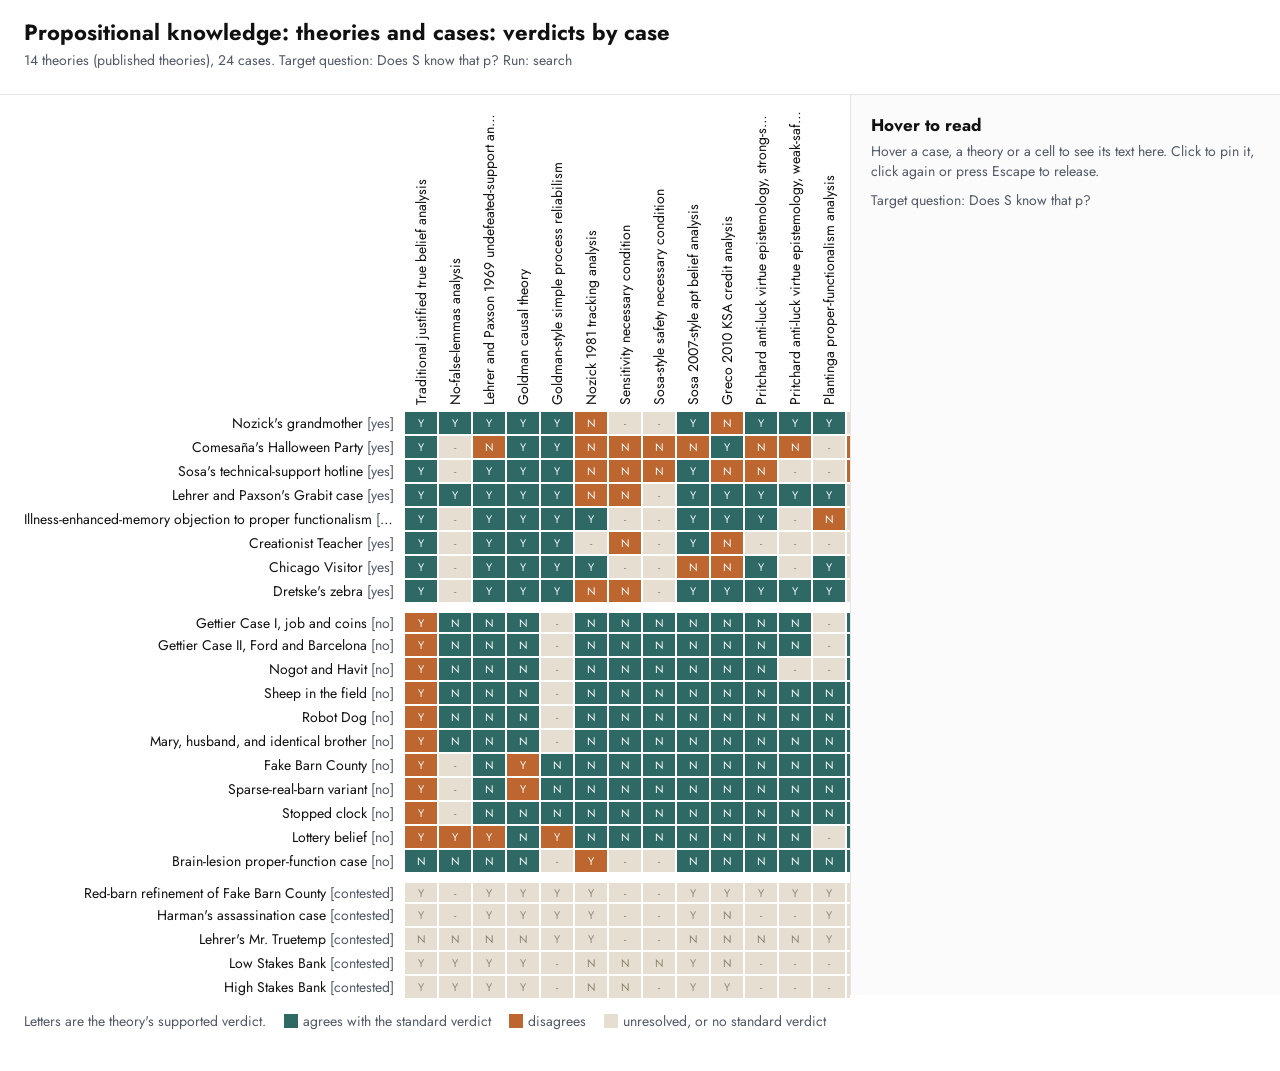
<file: images/heatmap.html>
<!doctype html>
<html lang="en">
<head>
<meta charset="utf-8">
<meta name="viewport" content="width=device-width, initial-scale=1">
<title>Theories and cases</title>
<style>
@font-face { font-family: "Jost"; src: url([data-uri]) format("truetype"); font-weight: 100 900; }
:root {
  --disagree: #BD6630; --agree: #2E6966; --open: #E6DFD1;
  --ink: #111111; --muted: #515967; --line: #e5e5e5; --dot: #123a6f; --dot-edge: #081f3d;
}
* { box-sizing: border-box; }
body { margin: 0; font-family: "Jost", "Helvetica Neue", Arial, sans-serif; color: var(--ink); background: #ffffff; font-size: 14px; }
header { padding: 16px 24px 12px; }
h1 { font-size: 22px; margin: 0; font-weight: 700; }
.sub { color: var(--muted); margin: 2px 0 12px; }
header { border-bottom: 1px solid var(--line); }
main { display: grid; grid-template-columns: minmax(0, 1fr) 430px; gap: 0; align-items: start; }
.view { padding: 16px 24px 40px; overflow-x: auto; }
.view[hidden] { display: none; }
aside { position: sticky; top: 0; height: 100vh; overflow-y: auto; border-left: 1px solid var(--line); padding: 18px 20px 40px; background: #fbfbfb; }
aside h2 { font-size: 17px; margin: 0 0 4px; }
aside h3 { font-size: 12px; letter-spacing: .06em; text-transform: uppercase; color: var(--muted); margin: 18px 0 6px; }
aside p { margin: 0 0 8px; line-height: 1.45; }
.hint { color: var(--muted); }
.chip { display: inline-block; padding: 1px 8px; border-radius: 10px; background: var(--agree); color: #fff; margin: 0 4px 4px 0; font-size: 12px; }
.chip.bad { background: var(--disagree); color: #fff; }
.chip.open { background: var(--open); color: var(--ink); }
.q { border-top: 1px solid var(--line); padding: 8px 0; }
.q .text { font-weight: 600; }
.q .rule { color: var(--muted); margin-top: 3px; }
.ans { font-weight: 700; }
code { font-family: ui-monospace, Menlo, monospace; font-size: 12px; background: #f1f1f1; padding: 2px 4px; border-radius: 3px; word-break: break-word; }
.pin { float: right; font: inherit; font-size: 12px; border: 1px solid var(--line); background: #fff; border-radius: 4px; padding: 2px 8px; cursor: pointer; }

table.heat { border-collapse: separate; border-spacing: 0; }
table.heat th.col { height: 300px; vertical-align: bottom; padding: 0 0 6px; font-weight: 400; cursor: default; }
table.heat th.col div { writing-mode: vertical-rl; transform: rotate(180deg); white-space: nowrap; max-height: 294px; overflow: hidden; text-overflow: ellipsis; margin: 0 auto; }
table.heat th.col.provisional div { color: var(--muted); font-style: italic; }
table.heat th.row { text-align: right; padding: 0 10px 0 0; font-weight: 400; white-space: nowrap; max-width: 380px; overflow: hidden; text-overflow: ellipsis; cursor: default; }
table.heat th.row .std { color: var(--muted); }
table.heat td { width: 34px; min-width: 34px; height: 24px; text-align: center; font-size: 11px; cursor: default; border: 1px solid #fff; }
td.agree { background: var(--agree); color: #fff; }
td.disagree { background: var(--disagree); color: #fff; }
td.open { background: var(--open); color: #8a8272; }
.hot { outline: 2px solid var(--ink); outline-offset: -2px; }
th.hot { outline: none; font-weight: 700 !important; }
tr.group th, tr.group td { border-top: 10px solid #fff; }
.legend { margin: 12px 0 0; color: var(--muted); }
.legend span { display: inline-block; width: 14px; height: 14px; vertical-align: -2px; margin: 0 5px 0 14px; }

.controls { margin-bottom: 8px; color: var(--muted); }
table.list { border-collapse: collapse; margin-top: 14px; }
table.list th { text-align: left; font-weight: 600; color: var(--muted); font-size: 12px; padding: 2px 14px 4px 0; }
table.list td { padding: 3px 14px 3px 0; border-top: 1px solid var(--line); cursor: default; }
table.list td.num { text-align: right; font-variant-numeric: tabular-nums; }
table.list tr.hot td { background: #f1f1f1; font-weight: 600; }
svg circle.hot { stroke: #000; stroke-width: 3.5; outline: none; }
.controls label { margin-right: 14px; cursor: pointer; }
svg text { font-family: "Jost", "Helvetica Neue", Arial, sans-serif; }
svg .axis-title { font-weight: 700; font-size: 15px; }
svg .tick { fill: #000; font-size: 13px; }
svg .name { font-size: 11.5px; fill: var(--ink); paint-order: stroke; stroke: #fff; stroke-width: 3px; }
svg circle { cursor: pointer; }
@media (max-width: 1000px) { main { grid-template-columns: 1fr; } aside { position: static; height: auto; border-left: 0; border-top: 1px solid var(--line); } }
</style>
</head>
<body>
<header>
  <h1 id="title"></h1>
  <p class="sub" id="subtitle"></p>
</header>
<main>
  <div>
    <section class="view" id="view-heat" hidden>
      <div id="heat"></div>
      <p class="legend">Letters are the theory's supported verdict.
        <span style="background:var(--agree)"></span>agrees with the standard verdict
        <span style="background:var(--disagree)"></span>disagrees
        <span style="background:var(--open)"></span>unresolved, or no standard verdict</p>
    </section>
    <section class="view" id="view-size" hidden>
      <div class="controls">Count agreement on diagnostic cases with
        <label><input type="radio" name="measure" value="diagnostic_with_majority" checked> settled or majority verdicts</label>
        <label><input type="radio" name="measure" value="diagnostic"> settled verdicts only</label>
      </div>
      <div id="size"></div>
      <table class="list" id="list"></table>
      <p class="legend">Filled points are theories with every question grounded; hollow points are provisional.
        Green points are published theories. Orange points are search proposals, numbered and joined in the order
        they were made. The grey line is the frontier: for each size, the best agreement of a grounded theory that
        small or smaller.</p>
    </section>
  </div>
  <aside id="panel" aria-live="polite"></aside>
</main>
<script id="data" type="application/json">{"title": "Propositional knowledge: theories and cases", "run": "search", "target": "Does S know that p?", "cases": [{"id": "nozick_grandmother", "label": "Nozick's grandmother", "family": "modal_overdemand", "pool": "development", "role": "diagnostic", "consensus": "majority", "standard": "yes", "vignette": "A grandmother visits her grandson and sees him running, talking, and behaving normally. She believes he is healthy on the basis of this direct encounter. He is in fact healthy. The family has a standing policy, unknown to her, that if he were seriously ill they would keep her away and convincingly tell her he was healthy to spare her distress. Thus her actual belief comes from seeing the healthy grandson, but in the nearest situations where he is ill she would receive the family's false reassurance and would still believe he is healthy.", "bindings": {"S": "the grandmother", "p": "Her grandson is healthy."}, "original": "A grandmother sees her grandson while he is healthy. If he were ill, relatives would conceal that fact and falsely tell her that he was healthy. Her actual visual belief is true.", "notes": "SEP emphasizes that how the method is individuated matters. The case is therefore also a direct test of the dataset's method-fixing convention.", "direct": "no"}, {"id": "comesana_halloween", "label": "Comesaña's Halloween Party", "family": "modal_overdemand", "pool": "development", "role": "diagnostic", "consensus": "majority", "standard": "yes", "vignette": "At a crowded costume party, Ava sees her friend Marco at close range, hears his ordinary voice, and believes Marco is at the party. Marco really is there, and the person she encounters is Marco. A second guest, whom Ava does not encounter, has a costume and vocal imitation capable of prompting Ava to make the same identification if she happened to meet that guest instead. The party's layout makes that alternative encounter a nearby possibility. In that nearby situation Ava would form the corresponding belief that Marco was before her even though Marco would not be the person she was seeing.", "bindings": {"S": "Ava", "p": "Marco is at the party and is the person Ava is encountering."}, "original": "Comesaña constructs a case in which a subject correctly identifies someone at a Halloween party, while a nearby possibility involving a misleading costume makes the belief fail a simple safety test.", "notes": "The positive verdict is not unanimous. SEP presents the case conditionally as a counterexample insofar as the positive judgment is shared.", "direct": "no"}, {"id": "sosa_hotline", "label": "Sosa's technical-support hotline", "family": "modal_overdemand", "pool": "development", "role": "diagnostic", "consensus": "majority", "standard": "yes", "vignette": "Mina calls a technical support line to ask for the factory reset code for a device. The routing system assigns her to one of one million trained operators. Exactly one operator in the pool has secretly decided always to give a wrong reset code; all the others consult the manufacturer's current database and answer correctly. Mina is connected to an ordinary operator, who checks the database and gives the correct code. Mina believes that this is the reset code on the basis of the operator's answer. She has no information about the single rogue operator.", "bindings": {"S": "Mina", "p": "The code given by the operator is the factory reset code."}, "original": "A subject receives a correct answer from a competent hotline operator in a system where an extraordinarily rare bad operator could have supplied a false answer.", "notes": "This is one of the clearest positive hard cases against a strict all-nearby-worlds requirement.", "direct": "yes"}, {"id": "grabit", "label": "Lehrer and Paxson's Grabit case", "family": "hidden_defeating_information", "pool": "evaluation", "role": "diagnostic", "consensus": "majority", "standard": "yes", "vignette": "Riley watches Tom remove a library book from a shelf, place it under his coat, and leave. Riley believes Tom took the book. Riley is unaware that Tom's mother has said Tom was not in the library and that a twin must have been responsible. Riley is also unaware that the mother is suffering from a severe condition that causes her to produce such false stories and that Tom has no such twin. Tom really did take the book. The later background information therefore contains both an apparent challenge to Riley's identification and a fact that discredits that challenge.", "bindings": {"S": "Riley", "p": "Tom took the library book."}, "original": "A subject sees Tom Grabit take a book. Further information attributed to Tom's mother appears to undermine the identification, but additional facts about her condition undermine that challenge, motivating a refined account of defeat.", "notes": "The exact defeat machinery is philosophically intricate; this entry therefore preserves the positive structure while marking the defeat rule itself as open in the theory entry.", "direct": "yes"}, {"id": "illness_enhanced_memory", "label": "Illness-enhanced-memory objection to proper functionalism", "family": "nonstandard_faculty", "pool": "development", "role": "diagnostic", "consensus": "majority", "standard": "yes", "vignette": "After developing a rare neurological condition, Lena's long-term memory becomes unusually exact. The condition changes the normal operation of her memory system, but repeated independent checks show that memories produced through the altered mechanism accurately reproduce events she experienced. Asked for the code she entered at a secure archive six years earlier, Lena retrieves the episode through this altered memory and believes the code was 7314. Archived records independently confirm 7314. The medical condition, rather than ordinary baseline memory operation, is causally responsible for her enhanced recall. Lena is aware that her memory has become unusually precise.", "bindings": {"S": "Lena", "p": "The archive code Lena entered six years earlier was 7314."}, "original": "Critics of proper functionalism consider abnormal conditions that improve rather than damage a cognitive capacity, arguing that departure from a biological design plan need not preclude a positive epistemic standing.", "notes": "The surface details are changed, but the philosophical structure is the IEP-reported objection: pathological departure from normal function combined with excellent truth-directed performance.", "direct": "yes"}, {"id": "creationist_teacher", "label": "Creationist Teacher", "family": "testimony_without_speaker_belief", "pool": "evaluation", "role": "diagnostic", "consensus": "majority", "standard": "yes", "vignette": "A biology teacher is required to teach the evidence that humans and other primates share common ancestry. She understands the scientific material, accurately explains the evidence, and tells her class that humans and other primates share a common ancestor. Because of her religious commitments, she herself does not accept that proposition. A student, Maya, has no prior view, carefully follows the lesson, checks the textbook evidence the teacher presents, and comes to believe the proposition. The scientific claim is true, the instructional content is accurate, and Maya is unaware that her teacher privately rejects what she teaches.", "bindings": {"S": "Maya", "p": "Humans and other primates share a common ancestor."}, "original": "A teacher accurately presents evolutionary theory to students while, because of her own creationist convictions, not accepting the proposition she teaches. Students nevertheless appear able to acquire the target status from the instruction.", "notes": "The primary source presents the case as pressure against simple transmission principles requiring the speaker herself to possess the same epistemic standing.", "direct": "yes"}, {"id": "chicago_visitor", "label": "Chicago Visitor", "family": "testimonial_credit", "pool": "evaluation", "role": "diagnostic", "consensus": "majority", "standard": "yes", "vignette": "A visitor arriving in Chicago asks a local resident which train reaches a named museum. The resident has lived nearby for years, regularly uses the route, and accurately tells the visitor to take the Green Line and exit at the stated stop. The visitor understands the answer, has no contrary information, and believes the Green Line is the correct route. The resident's directions are in fact correct. Nothing unusual is happening with the transit system. The visitor's role is largely to select an ordinary source, understand the sentence, and retain the information; the local resident supplies the route-specific expertise.", "bindings": {"S": "the visitor", "p": "The Green Line, with the stated stop, reaches the museum."}, "original": "The Chicago Visitor case is used against a strong credit requirement: a visitor acquires an ordinary true geographical belief from a competent informant, while the listener's own intellectual ability is not the most salient explanation of why the answer is correct.", "notes": "This is a direct positive counterexample to an overly demanding subject-credit requirement.", "direct": "yes"}, {"id": "dretske_zebra", "label": "Dretske's zebra", "family": "skeptical_alternatives", "pool": "calibration", "role": "diagnostic", "consensus": "settled", "standard": "yes", "vignette": "At an established zoo, Omar stands in front of the zebra enclosure in ordinary daylight. The signs identify the animals as zebras, their appearance is typical of zebras, and the zoo has no history or indication of substituting other animals. Omar believes the animal before him is a zebra. He has not performed a genetic test, inspected the animal beneath its coat, or investigated whether zoo staff could conceivably have painted a mule with stripes. Nothing in the actual setting suggests that any disguised mule is present or that such a substitution has occurred.", "bindings": {"S": "Omar", "p": "The animal Omar is looking at is a zebra."}, "original": "A zoo visitor sees animals in the zebra enclosure and believes they are zebras. The visitor has not independently ruled out the far-fetched possibility that the animals are cleverly disguised mules.", "notes": "The case illustrates why relevant-alternatives views do not require elimination of every skeptical possibility. It also shows why the rule for relevance has to be stated independently.", "direct": "yes"}, {"id": "gettier_job_coins", "label": "Gettier Case I, job and coins", "family": "false_lemma_gettier", "pool": "development", "role": "diagnostic", "consensus": "settled", "standard": "no", "vignette": "Mara is told by the hiring chair, on apparently excellent grounds, that Elena will receive the laboratory post. Mara has just counted ten tokens in Elena's pocket. Mara therefore believes that whoever receives the post has ten tokens in a pocket. In fact Mara receives the post instead. Without checking, Mara also happens to have exactly ten tokens in her own pocket. Mara is unaware that the chair's prediction about Elena is wrong and unaware of the number of tokens she herself carries. The proposition she believes is nevertheless true.", "bindings": {"S": "Mara", "p": "The person who receives the laboratory post has ten tokens in a pocket."}, "original": "Smith has strong grounds for thinking Jones will get a job and has ten coins in his pocket. Smith infers that the person who will get the job has ten coins. Smith unexpectedly gets the job, and he too has ten coins.", "notes": "A canonical false-lemma Gettier structure.", "direct": "no"}, {"id": "gettier_ford_barcelona", "label": "Gettier Case II, Ford and Barcelona", "family": "false_lemma_gettier", "pool": "development", "role": "diagnostic", "consensus": "settled", "standard": "no", "vignette": "Owen has repeatedly seen Priya driving a late-model electric car and has heard her speak as if it belongs to her. He therefore believes Priya owns that car. On a whim he infers the disjunction that either Priya owns the car or Luis is currently in Lisbon. Priya in fact borrowed the car and owns no such vehicle. Luis, whose whereabouts Owen has no information about, happens to be in Lisbon. Owen is unaware both that the ownership premise is false and that the second disjunct is true.", "bindings": {"S": "Owen", "p": "Either Priya owns the electric car or Luis is currently in Lisbon."}, "original": "Smith has strong but mistaken grounds for thinking Jones owns a Ford. He infers a disjunction about either Jones owning a Ford or Brown being in Barcelona. Unknown to Smith, Brown is in Barcelona, making the disjunction true.", "notes": "The case isolates accidental truth of a disjunction derived from a well-supported false premise.", "direct": "no"}, {"id": "nogot_havit", "label": "Nogot and Havit", "family": "false_lemma_gettier", "pool": "development", "role": "diagnostic", "consensus": "settled", "standard": "no", "vignette": "A lecturer sees Alex arrive in a distinctive roadster, hears Alex discuss maintenance bills, and is shown registration paperwork that appears to bear Alex's name. The lecturer concludes that at least one member of the department owns a roadster. Alex in fact owns none; the car and paperwork belong to someone else. Another colleague, Bea, really does own a roadster, but the lecturer has received no information about Bea's vehicle. The lecturer is unaware of both Alex's lack of ownership and Bea's actual ownership.", "bindings": {"S": "the lecturer", "p": "At least one member of the department owns a roadster."}, "original": "A subject has strong but mistaken grounds for thinking Nogot owns a Ford and infers that someone in the office owns a Ford. Unknown to the subject, another person, Havit, really does own one.", "notes": "A standard false-lemma pattern closely related to Gettier's first case.", "direct": "no"}, {"id": "sheep_in_field", "label": "Sheep in the field", "family": "misleading_object_with_independent_truth", "pool": "calibration", "role": "diagnostic", "consensus": "settled", "standard": "no", "vignette": "Nia looks across a meadow and sees an animal-shaped figure with white wool attached to it. She takes the visible figure to be a sheep and on that basis believes there is a sheep in the meadow. The visible figure is actually a large dog wearing a wool covering. Behind a stone wall, completely outside Nia's view, a real sheep is grazing. Nia is unaware of the disguise and unaware of the hidden sheep. Her belief about what the meadow contains is true solely because of the unseen animal.", "bindings": {"S": "Nia", "p": "There is a sheep in the meadow."}, "original": "A subject looks into a field and takes a dog or other object disguised as a sheep to be a sheep. There really is a sheep elsewhere in the field, hidden from view.", "notes": "This case is useful against theories that merely prohibit explicit false inferential premises.", "direct": "no"}, {"id": "robot_dog_hidden_dog", "label": "Robot Dog", "family": "misleading_object_with_independent_truth", "pool": "calibration", "role": "diagnostic", "consensus": "settled", "standard": "no", "vignette": "Evan glances through a glass door and sees what appears to be a terrier standing beside a bench. He immediately forms the belief that there is a dog in the courtyard. The terrier-shaped object is actually a highly realistic robotic display. A real dog is asleep underneath the bench, concealed by its solid side panel and playing no role in Evan's experience. Evan is unaware that the visible object is mechanical and unaware of the sleeping dog. The proposition he believes is true because of the concealed animal, not because the visible figure is what it appears to be.", "bindings": {"S": "Evan", "p": "There is a dog in the courtyard."}, "original": "The literature uses a robot-dog style case in which a misleading dog-like object generates a true existential belief because a real dog is present independently of what the subject sees.", "notes": "The pair documents a shared mechanism rather than a verdict-changing minimal pair.", "direct": "no"}, {"id": "mary_husband_brother", "label": "Mary, husband, and identical brother", "family": "causal_misdirection", "pool": "evaluation", "role": "diagnostic", "consensus": "settled", "standard": "no", "vignette": "Leah enters a crowded reception and sees a man across the room who looks exactly like her spouse, Daniel. On that basis she believes Daniel is in the room. The man she sees is Daniel's identical brother, whom Leah has not met. Daniel really is in the room, standing behind a large partition and entirely outside Leah's view. Leah is unaware of the brother's presence and unaware of Daniel's hidden location. Her belief is therefore true, but the person whose appearance produces it is not the person whose presence makes the proposition true.", "bindings": {"S": "Leah", "p": "Daniel is in the room."}, "original": "A subject forms a true belief about her husband's presence from seeing a man who is actually the husband's identical brother, while the husband is present independently.", "notes": "A useful separator between mere truth-plus-support and accounts requiring a truth-connected route.", "direct": "no"}, {"id": "fake_barn_county", "label": "Fake Barn County", "family": "decoy_environment", "pool": "evaluation", "role": "diagnostic", "consensus": "majority", "standard": "no", "vignette": "Rosa is driving through an unfamiliar rural district. Along the road are hundreds of full-size building fronts constructed to look exactly like barns from a passing car, but almost none has a building behind it. Rosa is unaware of this practice. She looks at one structure that happens to be a genuine barn and, using ordinary daylight vision, believes the structure before her is a barn. Had she looked at many neighboring structures from the same distance, the visual appearance would have been the same even though those structures were only fronts.", "bindings": {"S": "Rosa", "p": "The structure Rosa is looking at is a barn."}, "original": "Henry drives through a region filled with barn facades. He happens to look at the one genuine barn and believes it is a barn, without being aware of the facades.", "notes": "Sosa's favorable animal-level verdict is significant published dissent from the dominant negative reaction, so the accepted verdict is coded majority rather than settled.", "direct": "no"}, {"id": "fake_barn_few_real", "label": "Sparse-real-barn variant", "family": "decoy_environment", "pool": "evaluation", "role": "diagnostic", "consensus": "majority", "standard": "no", "vignette": "Theo enters a valley where forty roadside structures look like storage barns from the highway. Five are complete buildings and thirty-five are only convincing fronts. Theo has never heard of the local displays. In clear daylight he looks directly at one of the five complete buildings and believes the structure he is viewing is a barn. Nothing about the visible face distinguishes it from the nearby fronts at his viewing distance. If his gaze had landed on most of the neighboring structures while he used the same visual procedure, he would have formed the corresponding barn belief about a facade.", "bindings": {"S": "Theo", "p": "The structure Theo is looking at is a barn."}, "original": "Variants of Fake Barn County alter the ratio of genuine structures to facades while preserving the subject's unawareness and inability to discriminate the one viewed from nearby decoys.", "notes": "Included to prevent the family from being tied to the extreme assumption that exactly one real barn exists.", "direct": "no"}, {"id": "stopped_clock", "label": "Stopped clock", "family": "broken_instrument", "pool": "calibration", "role": "diagnostic", "consensus": "settled", "standard": "no", "vignette": "At exactly 4:17 p.m., Caleb glances at the large clock in a railway hall and believes it is 4:17 p.m. The clock's mechanism failed twelve hours earlier and its hands have remained fixed at 4:17 ever since. Caleb has no indication that the mechanism is broken; the clock looks entirely ordinary from where he stands. His belief is true at the moment he forms it. At almost every nearby time at which he might have used the same display, the clock would still have shown 4:17 while the actual time differed.", "bindings": {"S": "Caleb", "p": "It is 4:17 p.m."}, "original": "A subject consults a clock that stopped earlier. By coincidence the displayed time matches the actual time at the instant the subject looks.", "notes": "This is a high-value negative case because many modal, causal, process, and ability accounts converge on the ordinary verdict for different reasons.", "direct": "no"}, {"id": "lottery_ticket", "label": "Lottery belief", "family": "statistical_evidence", "pool": "development", "role": "diagnostic", "consensus": "majority", "standard": "no", "vignette": "A fair lottery contains ten million tickets and exactly one winning number. Iris holds one ticket. Before checking any result, she calculates that her chance of losing is 9,999,999 out of 10,000,000 and on that basis believes her ticket will lose. No inside information, announcement, inspection, or causal indication of the outcome is available to her. Her ticket in fact loses. Had her ticket been the unique winner, the same probability calculation would have led her to form the same belief that it would lose.", "bindings": {"S": "Iris", "p": "Iris's ticket loses."}, "original": "A subject holds one ticket in a very large fair lottery and, before the drawing or without checking the result, believes solely from the overwhelming odds that the ticket loses. The ticket in fact loses.", "notes": "The majority negative verdict is central to the literature on epistemic luck and statistical support, although some authors defend lottery knowledge.", "direct": "no"}, {"id": "brain_lesion_true_belief", "label": "Brain-lesion proper-function case", "family": "nonstandard_faculty", "pool": "development", "role": "diagnostic", "consensus": "majority", "standard": "no", "vignette": "A small neurological lesion causes Sam to undergo a distinctive spontaneous thought each morning: he believes that he has a neurological lesion. Doctors independently confirm that the lesion really is present. Sam has not seen the scans, has no symptoms he recognizes as diagnostic, and has received no testimony about the diagnosis. The lesion itself is the operative cause of his recurring belief. The mechanism is a pathological alteration rather than the normal operation of the cognitive systems involved. Sam is unaware both of the causal mechanism and of the medical confirmation.", "bindings": {"S": "Sam", "p": "Sam has a neurological lesion."}, "original": "Proper-function discussions use cases in which a pathological brain condition itself produces a true belief concerning the condition, creating pressure on views that focus only on truth-conduciveness or actual success.", "notes": "The negative verdict is strongest against a bare causal route. Some externalists may alter details of the case or resist the intuition.", "direct": "no"}, {"id": "red_barn_variant", "label": "Red-barn refinement of Fake Barn County", "family": "decoy_environment", "pool": "evaluation", "role": "diagnostic", "consensus": "contested", "standard": null, "vignette": "June drives through the same sort of district containing many barn-shaped fronts, all of which are painted gray. She is unaware that the gray structures are fronts. She looks at a genuine complete barn painted bright red and believes that the structure she is looking at is a red barn. No facade in the district is red, and ordinary daylight vision allows June to distinguish red from gray at her viewing distance. Had she looked at any facade while using the same color-detecting visual procedure, she would not have formed the belief that the structure before her was a red barn.", "bindings": {"S": "June", "p": "The structure June is looking at is a red barn."}, "original": "A standard refinement asks about a more specific property that the decoys do not share, such as redness, even though the wider environment contains many barn facades.", "notes": "The literature's reaction to fine-grained fake-barn propositions is not uniform enough in the opened sources to assign a non-null accepted verdict.", "direct": "yes"}, {"id": "harman_assassination", "label": "Harman's assassination case", "family": "hidden_defeating_information", "pool": "evaluation", "role": "diagnostic", "consensus": "contested", "standard": null, "vignette": "Daniel reads a reputable news service's accurate breaking report that a political leader has been assassinated. He accepts the report. Soon afterward, a coordinated cover-up causes nearly every major outlet to publish false denials saying the leader survived. Daniel goes offline before those denials appear and never encounters them. The assassination really occurred, and the initial report Daniel read was produced by reporters who directly verified it. Daniel remains unaware both of the later denials and of the organized attempt to suppress the true report.", "bindings": {"S": "Daniel", "p": "The political leader was assassinated."}, "original": "A subject reads an accurate initial report of an assassination but misses later widespread false reports denying it. The case tests whether misleading information the subject never receives can undermine the epistemic status of the retained true belief.", "notes": "Harman gives a negative treatment, while subsequent literature disputes whether misleading information never possessed by the subject should have that effect. The source explicitly presents the matter as divided.", "direct": "yes"}, {"id": "truetemp", "label": "Lehrer's Mr. Truetemp", "family": "nonstandard_faculty", "pool": "development", "role": "diagnostic", "consensus": "contested", "standard": null, "vignette": "Without telling him, physicians implant in Victor a device that measures ambient temperature and directly induces a corresponding numerical belief. In a room at 21 degrees Celsius the device causes Victor to believe that the room is 21 degrees. The device is calibrated so that, throughout the conditions relevant to the case, its outputs closely match the actual temperature. Victor has no memory of the implantation and no independent basis for treating these spontaneous numerical thoughts as accurate. He simply finds himself inclined to accept them. On this occasion the induced belief is exactly correct.", "bindings": {"S": "Victor", "p": "The room temperature is 21 degrees Celsius."}, "original": "Mr. Truetemp has a temperature-detecting device implanted without his awareness. It generates accurate spontaneous beliefs about ambient temperature, even though he has no ordinary reason to regard these spontaneous thoughts as trustworthy.", "notes": "This is intentionally coded contested. Internalist and externalist reactions diverge, exactly as the domain card predicted.", "direct": "no"}, {"id": "low_stakes_bank", "label": "Low Stakes Bank", "family": "stakes", "pool": "calibration", "role": "diagnostic", "consensus": "contested", "standard": null, "vignette": "Hannah and her partner pass their bank on Friday afternoon. Hannah remembers visiting the same branch on a Saturday two weeks earlier and believes it will be open the next morning. They have no urgent payment due, no penalty depends on depositing a check immediately, and a delay until Monday would have little consequence. Nothing has been said about a holiday or schedule change, and Hannah has no contrary information. Her remembered Saturday opening hours are in fact still the branch's current hours, so the bank will be open on Saturday.", "bindings": {"S": "Hannah", "p": "The bank will be open on Saturday."}, "original": "In the low-stakes member of the bank pair, a subject remembers that the bank was open on Saturday recently and has little practical need to act immediately if that memory is wrong.", "notes": "The literature disputes whether practical stakes themselves change the target relation, so no accepted verdict is assigned.", "direct": "yes"}, {"id": "high_stakes_bank", "label": "High Stakes Bank", "family": "stakes", "pool": "calibration", "role": "diagnostic", "consensus": "contested", "standard": null, "vignette": "Hannah and her partner pass their bank on Friday afternoon. Hannah remembers visiting the same branch on a Saturday two weeks earlier and believes it will be open the next morning. This time a crucial payment must clear over the weekend, and failure to deposit the check on Saturday would cause severe financial consequences. Nothing has been said about a holiday or schedule change, and Hannah has no new information about the hours beyond the same recent memory. Her remembered hours are in fact still current, so the bank will be open on Saturday.", "bindings": {"S": "Hannah", "p": "The bank will be open on Saturday."}, "original": "In the high-stakes member of the bank pair, the subject has the same remembered evidence concerning Saturday opening but faces serious practical consequences if the bank is closed.", "notes": "This pair is retained precisely because the verdict is contested. It should not be used as a settled scoring item.", "direct": "yes"}], "theories": [{"id": "jtb", "name": "Traditional justified true belief analysis", "origin": "literature", "control": false, "proposal": null, "eligible": true, "text": "The target holds if and only if all of the following hold. p is true. Rule: Answer yes exactly when p is true in the actual situation, no when p is false, and unclear when the case leaves p's truth unsettled. S believes p. Rule: Answer yes when S accepts p as true, no when S rejects or suspends on p, and unclear when S's attitude is unstated. S has grounds supporting p. Rule: Answer yes when information available to S through perception, memory, testimony, or inference favors p over not-p; answer no when S has no such supporting ground; answer unclear when the case does not specify S's grounds.", "reasoning": null, "idea": null, "probability": null, "questions": [{"name": "p_is_true", "question": "Is p true in the actual situation?", "rule": "Answer yes exactly when p is true in the actual situation, no when p is false, and unclear when the case leaves p's truth unsettled.", "status": "grounded: the separation test pulled it apart from the target", "grounded": true, "follows": 11, "compared": 16, "criteria": ["p_is_true"], "reach": []}, {"name": "s_believes_p", "question": "Does S believe p?", "rule": "Answer yes when S accepts p as true, no when S rejects or suspends on p, and unclear when S's attitude is unstated.", "status": "grounded: the separation test pulled it apart from the target", "grounded": true, "follows": 11, "compared": 16, "criteria": ["s_believes_p"], "reach": []}, {"name": "s_has_support", "question": "Does S have grounds supporting p?", "rule": "Answer yes when information available to S through perception, memory, testimony, or inference favors p over not-p; answer no when S has no such supporting ground; answer unclear when the case does not specify S's grounds.", "status": "grounded: the separation test pulled it apart from the target", "grounded": true, "follows": 9, "compared": 16, "criteria": ["s_has_support"], "reach": ["nonstandard_faculty"]}], "axioms": ["Iff(knows, And(p_is_true, s_believes_p, s_has_support))"], "criteria": 3, "logic_size": 8, "words": 101, "diagnostic": {"correct": 1, "wrong": 7, "undetermined": 0}, "diagnostic_with_majority": {"correct": 9, "wrong": 10, "undetermined": 0}, "ordinary": {"correct": 0, "wrong": 0, "undetermined": 0}, "all_answers": {"correct": 1, "wrong": 7, "undetermined": 0}, "fidelity": {"cells": 3, "matched": 3, "mismatched": 0, "unresolved": 0, "faithful": null}, "verdicts": {"gettier_job_coins": {"supported": "yes", "all": "yes", "unresolved": null, "textbook": "yes"}, "gettier_ford_barcelona": {"supported": "yes", "all": "yes", "unresolved": null, "textbook": "yes"}, "nogot_havit": {"supported": "yes", "all": "yes", "unresolved": null, "textbook": "yes"}, "sheep_in_field": {"supported": "yes", "all": "yes", "unresolved": null, "textbook": null}, "robot_dog_hidden_dog": {"supported": "yes", "all": "yes", "unresolved": null, "textbook": null}, "mary_husband_brother": {"supported": "yes", "all": "yes", "unresolved": null, "textbook": null}, "fake_barn_county": {"supported": "yes", "all": "yes", "unresolved": null, "textbook": null}, "fake_barn_few_real": {"supported": "yes", "all": "yes", "unresolved": null, "textbook": null}, "red_barn_variant": {"supported": "yes", "all": "yes", "unresolved": null, "textbook": null}, "stopped_clock": {"supported": "yes", "all": "yes", "unresolved": null, "textbook": null}, "lottery_ticket": {"supported": "yes", "all": "yes", "unresolved": null, "textbook": null}, "nozick_grandmother": {"supported": "yes", "all": "yes", "unresolved": null, "textbook": null}, "comesana_halloween": {"supported": "yes", "all": "yes", "unresolved": null, "textbook": null}, "sosa_hotline": {"supported": "yes", "all": "yes", "unresolved": null, "textbook": null}, "grabit": {"supported": "yes", "all": "yes", "unresolved": null, "textbook": null}, "harman_assassination": {"supported": "yes", "all": "yes", "unresolved": null, "textbook": null}, "brain_lesion_true_belief": {"supported": "no", "all": "no", "unresolved": null, "textbook": null}, "truetemp": {"supported": "no", "all": "no", "unresolved": null, "textbook": null}, "illness_enhanced_memory": {"supported": "yes", "all": "yes", "unresolved": null, "textbook": null}, "creationist_teacher": {"supported": "yes", "all": "yes", "unresolved": null, "textbook": null}, "chicago_visitor": {"supported": "yes", "all": "yes", "unresolved": null, "textbook": null}, "dretske_zebra": {"supported": "yes", "all": "yes", "unresolved": null, "textbook": null}, "low_stakes_bank": {"supported": "yes", "all": "yes", "unresolved": null, "textbook": null}, "high_stakes_bank": {"supported": "yes", "all": "yes", "unresolved": null, "textbook": null}}, "answers": {"robot_dog_hidden_dog": {"p_is_true": ["yes", "A real dog is asleep under the bench in the courtyard."], "s_believes_p": ["yes", "Evan immediately forms the belief that there is a dog."], "s_has_support": ["yes", "His visual experience of an apparent terrier favors p over not-p."]}, "mary_husband_brother": {"p_is_true": ["yes", "Daniel really is in the room behind the partition."], "s_believes_p": ["yes", "Leah believes Daniel is in the room based on the appearance."], "s_has_support": ["yes", "Seeing someone who looks exactly like Daniel favors Daniel being present."]}, "truetemp": {"p_is_true": ["yes", "The case states the room is 21 degrees Celsius."], "s_believes_p": ["yes", "The device causes Victor to believe p."], "s_has_support": ["no", "Victor has no available perception, memory, testimony, or inference supporting p."]}, "brain_lesion_true_belief": {"p_is_true": ["yes", "Doctors independently confirm that the lesion is really present."], "s_believes_p": ["yes", "Each morning Sam believes that he has a neurological lesion."], "s_has_support": ["no", "Sam lacks perceptual, testimonial, remembered, or inferential support for p."]}, "high_stakes_bank": {"p_is_true": ["yes", "The remembered hours remain current, so the bank will be open Saturday."], "s_believes_p": ["yes", "Hannah believes the bank will be open the next morning."], "s_has_support": ["yes", "Her recent memory of Saturday hours supports the bank being open."]}, "harman_assassination": {"p_is_true": ["yes", "The assassination really occurred."], "s_believes_p": ["yes", "Daniel accepts the accurate report."], "s_has_support": ["yes", "He read a reputable, directly verified news report."]}, "lottery_ticket": {"p_is_true": ["yes", "Her ticket in fact loses."], "s_believes_p": ["yes", "She believes her ticket will lose."], "s_has_support": ["yes", "Her probability calculation strongly favors losing over winning."]}, "red_barn_variant": {"p_is_true": ["yes", "She is looking at a genuine complete bright red barn."], "s_believes_p": ["yes", "She believes the structure she is looking at is a red barn."], "s_has_support": ["yes", "Her ordinary daylight vision indicates a red barn before her."]}, "low_stakes_bank": {"p_is_true": ["yes", "The prompt states the branch will be open on Saturday."], "s_believes_p": ["yes", "Hannah believes the bank will be open the next morning."], "s_has_support": ["yes", "Her recent memory of Saturday opening hours supports p."]}, "sheep_in_field": {"p_is_true": ["yes", "A real sheep is grazing in the meadow."], "s_believes_p": ["yes", "Nia believes there is a sheep based on the visible figure."], "s_has_support": ["yes", "Her perception of a woolly animal-shaped figure supports p."]}, "nogot_havit": {"p_is_true": ["yes", "Bea is a departmental colleague and really owns a roadster."], "s_believes_p": ["yes", "The lecturer concludes that at least one department member owns a roadster."], "s_has_support": ["yes", "Alex-related appearances and paperwork favor p, though misleadingly."]}, "chicago_visitor": {"p_is_true": ["yes", "The resident’s directions are stated to be correct."], "s_believes_p": ["yes", "The visitor believes the Green Line is the correct route."], "s_has_support": ["yes", "The visitor has supporting testimony from a knowledgeable local resident."]}, "creationist_teacher": {"p_is_true": ["yes", "The prompt states the scientific claim is true."], "s_believes_p": ["yes", "Maya comes to believe the proposition after the lesson."], "s_has_support": ["yes", "Maya checks accurate textbook evidence that favors p."]}, "gettier_job_coins": {"p_is_true": ["yes", "Mara receives the post and has exactly ten tokens in her pocket."], "s_believes_p": ["yes", "The case states Mara believes that whoever receives the post has ten tokens."], "s_has_support": ["yes", "Chair testimony and Elena’s counted tokens support Mara’s inferred proposition."]}, "fake_barn_county": {"p_is_true": ["yes", "The structure she looks at is a genuine barn."], "s_believes_p": ["yes", "She believes the structure before her is a barn."], "s_has_support": ["yes", "Her ordinary daylight vision supports that the structure is a barn."]}, "comesana_halloween": {"p_is_true": ["yes", "Marco is there, and Ava is encountering Marco."], "s_believes_p": ["yes", "Ava identifies the encountered person as Marco at the party."], "s_has_support": ["yes", "Close visual contact and Marco’s ordinary voice support p."]}, "dretske_zebra": {"p_is_true": ["yes", "The described enclosure contains zebras, and no substitution is indicated."], "s_believes_p": ["yes", "Omar believes the animal before him is a zebra."], "s_has_support": ["yes", "Signs, typical appearance, and zoo reliability support p."]}, "illness_enhanced_memory": {"p_is_true": ["yes", "Archived records independently confirm the code was 7314."], "s_believes_p": ["yes", "Lena retrieves the memory and believes the code was 7314."], "s_has_support": ["yes", "Her unusually precise memory provides information favoring 7314."]}, "gettier_ford_barcelona": {"p_is_true": ["yes", "Luis is in Lisbon, so the disjunction is true."], "s_believes_p": ["yes", "Owen infers and accepts the disjunction."], "s_has_support": ["yes", "Owen's observations and Priya's statements support the ownership disjunct."]}, "grabit": {"p_is_true": ["yes", "Tom really did take the book."], "s_believes_p": ["yes", "Riley believes Tom took the book."], "s_has_support": ["yes", "Riley watched Tom remove, conceal, and leave with it."]}, "sosa_hotline": {"p_is_true": ["yes", "The ordinary operator checked the database and gave the correct code."], "s_believes_p": ["yes", "Mina believes p based on the operator's answer."], "s_has_support": ["yes", "The operator's testimony gives Mina information favoring p."]}, "stopped_clock": {"p_is_true": ["yes", "At that exact moment, it is 4:17 p.m."], "s_believes_p": ["yes", "Caleb believes the clock’s displayed time is correct."], "s_has_support": ["yes", "The ordinary-looking clock display perceptually supports that it is 4:17."]}, "fake_barn_few_real": {"p_is_true": ["yes", "He is looking at one of the complete barn buildings."], "s_believes_p": ["yes", "The prompt says Theo believes the structure is a barn."], "s_has_support": ["yes", "His daylight visual perception presents the structure as barn-like."]}, "nozick_grandmother": {"p_is_true": ["yes", "The grandson is explicitly stated to be healthy."], "s_believes_p": ["yes", "She believes he is healthy from the direct encounter."], "s_has_support": ["yes", "Seeing him behave normally perceptually supports that he is healthy."]}}}, {"id": "no_false_lemmas", "name": "No-false-lemmas analysis", "origin": "literature", "control": false, "proposal": null, "eligible": true, "text": "The target holds if and only if all of the following hold. p is true. Rule: Answer yes exactly when p is true in the actual situation, no when p is false, and unclear when the case leaves p's truth unsettled. S believes p. Rule: Answer yes when S accepts p as true, no when S rejects or suspends on p, and unclear when S's attitude is unstated. S has grounds supporting p. Rule: Answer yes when information available to S through perception, memory, testimony, or inference favors p over not-p; answer no when S has no such supporting ground; answer unclear when the case does not specify S's grounds. S does not infer p from a false premise. Rule: Answer yes when every premise actually used by S in the inference to p is true, no when at least one actually used premise is false, and unclear when the case does not identify the inferential premises.", "reasoning": null, "idea": null, "probability": null, "questions": [{"name": "p_is_true", "question": "Is p true in the actual situation?", "rule": "Answer yes exactly when p is true in the actual situation, no when p is false, and unclear when the case leaves p's truth unsettled.", "status": "grounded: the separation test pulled it apart from the target", "grounded": true, "follows": 11, "compared": 16, "criteria": ["p_is_true"], "reach": []}, {"name": "s_believes_p", "question": "Does S believe p?", "rule": "Answer yes when S accepts p as true, no when S rejects or suspends on p, and unclear when S's attitude is unstated.", "status": "grounded: the separation test pulled it apart from the target", "grounded": true, "follows": 11, "compared": 16, "criteria": ["s_believes_p"], "reach": []}, {"name": "s_has_support", "question": "Does S have grounds supporting p?", "rule": "Answer yes when information available to S through perception, memory, testimony, or inference favors p over not-p; answer no when S has no such supporting ground; answer unclear when the case does not specify S's grounds.", "status": "grounded: the separation test pulled it apart from the target", "grounded": true, "follows": 9, "compared": 16, "criteria": ["s_has_support"], "reach": ["nonstandard_faculty"]}, {"name": "no_false_inferential_premise", "question": "Are all premises actually used by S in reaching p true?", "rule": "Answer yes when every premise actually used by S in the inference to p is true, no when at least one actually used premise is false, and unclear when the case does not identify the inferential premises.", "status": "grounded: the separation test pulled it apart from the target", "grounded": true, "follows": 7, "compared": 10, "criteria": ["no_false_inferential_premise"], "reach": ["false_lemma_gettier", "misleading_object_with_independent_truth"]}], "axioms": ["Iff(knows, And(p_is_true, s_believes_p, s_has_support, no_false_inferential_premise))"], "criteria": 4, "logic_size": 9, "words": 149, "diagnostic": {"correct": 6, "wrong": 0, "undetermined": 2}, "diagnostic_with_majority": {"correct": 9, "wrong": 1, "undetermined": 9}, "ordinary": {"correct": 0, "wrong": 0, "undetermined": 0}, "all_answers": {"correct": 6, "wrong": 0, "undetermined": 2}, "fidelity": {"cells": 6, "matched": 3, "mismatched": 3, "unresolved": 0, "faithful": false}, "verdicts": {"gettier_job_coins": {"supported": "no", "all": "no", "unresolved": null, "textbook": "no"}, "gettier_ford_barcelona": {"supported": "no", "all": "no", "unresolved": null, "textbook": "no"}, "nogot_havit": {"supported": "no", "all": "no", "unresolved": null, "textbook": "no"}, "sheep_in_field": {"supported": "no", "all": "no", "unresolved": null, "textbook": "yes"}, "robot_dog_hidden_dog": {"supported": "no", "all": "no", "unresolved": null, "textbook": "yes"}, "mary_husband_brother": {"supported": "no", "all": "no", "unresolved": null, "textbook": "yes"}, "fake_barn_county": {"supported": "undetermined", "all": "undetermined", "unresolved": "missing_information", "textbook": null}, "fake_barn_few_real": {"supported": "undetermined", "all": "undetermined", "unresolved": "missing_information", "textbook": null}, "red_barn_variant": {"supported": "undetermined", "all": "undetermined", "unresolved": "missing_information", "textbook": null}, "stopped_clock": {"supported": "undetermined", "all": "undetermined", "unresolved": "missing_information", "textbook": null}, "lottery_ticket": {"supported": "yes", "all": "yes", "unresolved": null, "textbook": null}, "nozick_grandmother": {"supported": "yes", "all": "yes", "unresolved": null, "textbook": null}, "comesana_halloween": {"supported": "undetermined", "all": "undetermined", "unresolved": "missing_information", "textbook": null}, "sosa_hotline": {"supported": "undetermined", "all": "undetermined", "unresolved": "missing_information", "textbook": null}, "grabit": {"supported": "yes", "all": "yes", "unresolved": null, "textbook": null}, "harman_assassination": {"supported": "undetermined", "all": "undetermined", "unresolved": "missing_information", "textbook": null}, "brain_lesion_true_belief": {"supported": "no", "all": "no", "unresolved": null, "textbook": null}, "truetemp": {"supported": "no", "all": "no", "unresolved": null, "textbook": null}, "illness_enhanced_memory": {"supported": "undetermined", "all": "undetermined", "unresolved": "missing_information", "textbook": null}, "creationist_teacher": {"supported": "undetermined", "all": "undetermined", "unresolved": "missing_information", "textbook": null}, "chicago_visitor": {"supported": "undetermined", "all": "undetermined", "unresolved": "missing_information", "textbook": null}, "dretske_zebra": {"supported": "undetermined", "all": "undetermined", "unresolved": "missing_information", "textbook": null}, "low_stakes_bank": {"supported": "yes", "all": "yes", "unresolved": null, "textbook": null}, "high_stakes_bank": {"supported": "yes", "all": "yes", "unresolved": null, "textbook": null}}, "answers": {"robot_dog_hidden_dog": {"p_is_true": ["yes", "A real dog is asleep in the courtyard under the bench."], "s_believes_p": ["yes", "Evan immediately forms the belief that there is a dog there."], "s_has_support": ["yes", "His visual experience appears to show a terrier in the courtyard."], "no_false_inferential_premise": ["no", "He relies on the apparent terrier, which is actually robotic."]}, "mary_husband_brother": {"p_is_true": ["yes", "Daniel really is in the room, hidden behind a partition."], "s_believes_p": ["yes", "Leah believes Daniel is in the room."], "s_has_support": ["yes", "The visible man’s Daniel-like appearance supports p from Leah’s perspective."], "no_false_inferential_premise": ["no", "She relies on identifying the visible man as Daniel, which is false."]}, "truetemp": {"p_is_true": ["yes", "The induced belief exactly matches the room’s actual temperature."], "s_believes_p": ["yes", "Victor accepts the induced thought that the room is 21 degrees."], "s_has_support": ["no", "Victor has no available perceptual, memorial, testimonial, or inferential support."], "no_false_inferential_premise": ["yes", "He reaches p directly, using no inferential premises."]}, "brain_lesion_true_belief": {"p_is_true": ["yes", "Doctors confirm the lesion is really present."], "s_believes_p": ["yes", "He spontaneously believes each morning that he has the lesion."], "s_has_support": ["no", "He lacks perception, testimony, memory, or inference supporting p."], "no_false_inferential_premise": ["unclear", "No inferential premises used by Sam are identified."]}, "high_stakes_bank": {"p_is_true": ["yes", "Her remembered hours are current, so the bank will be open Saturday."], "s_believes_p": ["yes", "She believes it will be open the next morning."], "s_has_support": ["yes", "Her recent memory of Saturday hours supports the bank being open."], "no_false_inferential_premise": ["yes", "Her used memory is accurate, and the remembered hours remain current."]}, "harman_assassination": {"p_is_true": ["yes", "The assassination really occurred."], "s_believes_p": ["yes", "Daniel accepts the report that p."], "s_has_support": ["yes", "A reputable accurate news report available to him supports p."], "no_false_inferential_premise": ["unclear", "The case does not identify Daniel's inferential premises."]}, "lottery_ticket": {"p_is_true": ["yes", "Her ticket in fact loses."], "s_believes_p": ["yes", "She believes on the probability calculation that her ticket will lose."], "s_has_support": ["yes", "Her probability calculation strongly favors losing over winning."], "no_false_inferential_premise": ["yes", "The lottery facts used in her probability calculation are true."]}, "red_barn_variant": {"p_is_true": ["yes", "She is looking at a genuine complete barn painted bright red."], "s_believes_p": ["yes", "She believes the structure she is looking at is a red barn."], "s_has_support": ["yes", "Her daylight visual perception of a genuine red barn supports p."], "no_false_inferential_premise": ["unclear", "The case does not identify any inferential premises she actually used."]}, "low_stakes_bank": {"p_is_true": ["yes", "The description states the bank will be open Saturday."], "s_believes_p": ["yes", "Hannah believes it will be open the next morning."], "s_has_support": ["yes", "Her recent memory of Saturday hours supports p."], "no_false_inferential_premise": ["yes", "Her remembered Saturday hours are still the branch's current hours."]}, "sheep_in_field": {"p_is_true": ["yes", "A real sheep is grazing in the meadow, though hidden."], "s_believes_p": ["yes", "Nia believes there is a sheep based on the visible figure."], "s_has_support": ["yes", "Her visual experience misleadingly favors sheep over no sheep."], "no_false_inferential_premise": ["no", "She relies on the false premise that the visible figure is a sheep."]}, "nogot_havit": {"p_is_true": ["yes", "Bea really owns a roadster and is a department colleague."], "s_believes_p": ["yes", "The lecturer concludes that p is true."], "s_has_support": ["yes", "Alex-related appearances and paperwork favor p over not-p."], "no_false_inferential_premise": ["no", "S relied on Alex owning the roadster, which is false."]}, "chicago_visitor": {"p_is_true": ["yes", "The resident's directions are stated to be correct."], "s_believes_p": ["yes", "The visitor believes the Green Line is correct."], "s_has_support": ["yes", "The resident's testimony favors p over not-p."], "no_false_inferential_premise": ["unclear", "The case does not identify S's inferential premises."]}, "creationist_teacher": {"p_is_true": ["yes", "The prompt states the scientific claim is true."], "s_believes_p": ["yes", "Maya comes to believe the proposition."], "s_has_support": ["yes", "She has accurate lesson and textbook evidence supporting p."], "no_false_inferential_premise": ["unclear", "Maya's exact inferential premises are not identified."]}, "gettier_job_coins": {"p_is_true": ["yes", "Mara receives the post and has exactly ten tokens."], "s_believes_p": ["yes", "The description says Mara believes that proposition."], "s_has_support": ["yes", "Chair testimony and counting Elena's tokens favor p for Mara."], "no_false_inferential_premise": ["no", "Mara uses the false premise that Elena will receive the post."]}, "fake_barn_county": {"p_is_true": ["yes", "The structure she looks at is specified as a genuine barn."], "s_believes_p": ["yes", "She believes the structure before her is a barn."], "s_has_support": ["yes", "Her ordinary daylight vision supports that the structure is a barn."], "no_false_inferential_premise": ["unclear", "The case does not identify premises she actually used."]}, "comesana_halloween": {"p_is_true": ["yes", "Marco is there, and Ava is encountering Marco."], "s_believes_p": ["yes", "Ava identifies the encountered person as Marco at the party."], "s_has_support": ["yes", "Close visual and vocal perception support that she is encountering Marco."], "no_false_inferential_premise": ["unclear", "The case does not identify Ava’s inferential premises."]}, "dretske_zebra": {"p_is_true": ["yes", "The enclosure, signs, appearance, and background facts settle that it is a zebra."], "s_believes_p": ["yes", "The prompt states Omar believes the animal before him is a zebra."], "s_has_support": ["yes", "Visual appearance, signs, and zoo reliability favor zebra over not-zebra."], "no_false_inferential_premise": ["unclear", "The prompt does not identify Omar's actual inferential premises."]}, "illness_enhanced_memory": {"p_is_true": ["yes", "Archived records independently confirm the code was 7314."], "s_believes_p": ["yes", "Lena retrieves the episode and believes the code was 7314."], "s_has_support": ["yes", "Her accurate altered memory provides information favoring p."], "no_false_inferential_premise": ["unclear", "The case does not identify inferential premises Lena used."]}, "gettier_ford_barcelona": {"p_is_true": ["yes", "Luis is in Lisbon, making the disjunction true."], "s_believes_p": ["yes", "Owen infers and accepts the disjunction."], "s_has_support": ["yes", "His observations and Priya’s speech support the ownership disjunct."], "no_false_inferential_premise": ["no", "He used the false premise that Priya owns the car."]}, "grabit": {"p_is_true": ["yes", "Tom really did take the book."], "s_believes_p": ["yes", "Riley believes Tom took the book."], "s_has_support": ["yes", "Riley saw Tom remove, conceal, and leave with it."], "no_false_inferential_premise": ["yes", "Riley’s used perceptual premises are true."]}, "sosa_hotline": {"p_is_true": ["yes", "The ordinary operator checked the database and gave the correct code."], "s_believes_p": ["yes", "Mina believes p on the basis of the operator's answer."], "s_has_support": ["yes", "The operator's testimony supports p over not-p for Mina."], "no_false_inferential_premise": ["unclear", "The case does not identify Mina's inferential premises."]}, "stopped_clock": {"p_is_true": ["yes", "It is exactly 4:17 p.m. when Caleb forms the belief."], "s_believes_p": ["yes", "Caleb believes it is 4:17 p.m."], "s_has_support": ["yes", "The visible clock display supports that it is 4:17 p.m."], "no_false_inferential_premise": ["unclear", "The case does not identify Caleb's inferential premises."]}, "fake_barn_few_real": {"p_is_true": ["yes", "He is looking at one of the five complete buildings."], "s_believes_p": ["yes", "He believes the structure he is viewing is a barn."], "s_has_support": ["yes", "His direct daylight visual experience favors that it is a barn."], "no_false_inferential_premise": ["unclear", "The case does not identify premises used in reaching the belief."]}, "nozick_grandmother": {"p_is_true": ["yes", "The grandson is explicitly stated to be healthy."], "s_believes_p": ["yes", "She believes he is healthy after seeing him."], "s_has_support": ["yes", "Her direct perception of normal behavior supports his being healthy."], "no_false_inferential_premise": ["yes", "Her actual perceptual grounds are true in the actual situation."]}}}, {"id": "lehrer_paxson_1969", "name": "Lehrer and Paxson 1969 undefeated-support analysis", "origin": "literature", "control": false, "proposal": null, "eligible": true, "text": "The target holds if and only if all of the following hold. p is true. Rule: Answer yes exactly when p is true in the actual situation, no when p is false, and unclear when the case leaves p's truth unsettled. S believes p. Rule: Answer yes when S accepts p as true, no when S rejects or suspends on p, and unclear when S's attitude is unstated. S's grounds support p. Rule: Answer yes when S's stated grounds favor p over not-p, no when they do not, and unclear when the case does not specify the grounds. S's support is undefeated by true information. Rule: Answer yes when there is no true proposition which, when added to S's information while the rest of the described support is retained, removes that support for p; answer no when such a true proposition exists; answer unclear when the case leaves the relevant additional information unsettled.", "reasoning": null, "idea": null, "probability": null, "questions": [{"name": "p_is_true", "question": "Is p true in the actual situation?", "rule": "Answer yes exactly when p is true in the actual situation, no when p is false, and unclear when the case leaves p's truth unsettled.", "status": "grounded: the separation test pulled it apart from the target", "grounded": true, "follows": 11, "compared": 16, "criteria": ["p_is_true"], "reach": []}, {"name": "s_believes_p", "question": "Does S believe p?", "rule": "Answer yes when S accepts p as true, no when S rejects or suspends on p, and unclear when S's attitude is unstated.", "status": "grounded: the separation test pulled it apart from the target", "grounded": true, "follows": 11, "compared": 16, "criteria": ["s_believes_p"], "reach": []}, {"name": "s_has_support", "question": "Do S's grounds support p?", "rule": "Answer yes when S's stated grounds favor p over not-p, no when they do not, and unclear when the case does not specify the grounds.", "status": "grounded: the separation test pulled it apart from the target", "grounded": true, "follows": 9, "compared": 16, "criteria": ["s_has_support"], "reach": []}, {"name": "support_undefeated", "question": "Is S's support for p left standing after all relevant true information is added?", "rule": "Answer yes when there is no true proposition which, when added to S's information while the rest of the described support is retained, removes that support for p; answer no when such a true proposition exists; answer unclear when the case leaves the relevant additional information unsettled.", "status": "grounded: the separation test pulled it apart from the target", "grounded": true, "follows": 14, "compared": 16, "criteria": ["support_undefeated"], "reach": ["broken_instrument", "false_lemma_gettier", "misleading_object_with_independent_truth", "modal_overdemand"]}], "axioms": ["Iff(knows, And(p_is_true, s_believes_p, s_has_support, support_undefeated))"], "criteria": 4, "logic_size": 9, "words": 150, "diagnostic": {"correct": 8, "wrong": 0, "undetermined": 0}, "diagnostic_with_majority": {"correct": 17, "wrong": 2, "undetermined": 0}, "ordinary": {"correct": 0, "wrong": 0, "undetermined": 0}, "all_answers": {"correct": 8, "wrong": 0, "undetermined": 0}, "fidelity": {"cells": 1, "matched": 1, "mismatched": 0, "unresolved": 0, "faithful": null}, "verdicts": {"gettier_job_coins": {"supported": "no", "all": "no", "unresolved": null, "textbook": null}, "gettier_ford_barcelona": {"supported": "no", "all": "no", "unresolved": null, "textbook": null}, "nogot_havit": {"supported": "no", "all": "no", "unresolved": null, "textbook": null}, "sheep_in_field": {"supported": "no", "all": "no", "unresolved": null, "textbook": null}, "robot_dog_hidden_dog": {"supported": "no", "all": "no", "unresolved": null, "textbook": null}, "mary_husband_brother": {"supported": "no", "all": "no", "unresolved": null, "textbook": null}, "fake_barn_county": {"supported": "no", "all": "no", "unresolved": null, "textbook": null}, "fake_barn_few_real": {"supported": "no", "all": "no", "unresolved": null, "textbook": null}, "red_barn_variant": {"supported": "yes", "all": "yes", "unresolved": null, "textbook": null}, "stopped_clock": {"supported": "no", "all": "no", "unresolved": null, "textbook": null}, "lottery_ticket": {"supported": "yes", "all": "yes", "unresolved": null, "textbook": null}, "nozick_grandmother": {"supported": "yes", "all": "yes", "unresolved": null, "textbook": null}, "comesana_halloween": {"supported": "no", "all": "no", "unresolved": null, "textbook": null}, "sosa_hotline": {"supported": "yes", "all": "yes", "unresolved": null, "textbook": null}, "grabit": {"supported": "yes", "all": "yes", "unresolved": null, "textbook": "yes"}, "harman_assassination": {"supported": "yes", "all": "yes", "unresolved": null, "textbook": null}, "brain_lesion_true_belief": {"supported": "no", "all": "no", "unresolved": null, "textbook": null}, "truetemp": {"supported": "no", "all": "no", "unresolved": null, "textbook": null}, "illness_enhanced_memory": {"supported": "yes", "all": "yes", "unresolved": null, "textbook": null}, "creationist_teacher": {"supported": "yes", "all": "yes", "unresolved": null, "textbook": null}, "chicago_visitor": {"supported": "yes", "all": "yes", "unresolved": null, "textbook": null}, "dretske_zebra": {"supported": "yes", "all": "yes", "unresolved": null, "textbook": null}, "low_stakes_bank": {"supported": "yes", "all": "yes", "unresolved": null, "textbook": null}, "high_stakes_bank": {"supported": "yes", "all": "yes", "unresolved": null, "textbook": null}}, "answers": {"robot_dog_hidden_dog": {"p_is_true": ["yes", "A real dog is asleep under the bench in the courtyard."], "s_believes_p": ["yes", "Evan immediately forms the belief that there is a dog."], "s_has_support": ["yes", "Seeing an apparent terrier favors there being a dog."], "support_undefeated": ["no", "Learning the visible terrier-shaped object is robotic removes that support."]}, "mary_husband_brother": {"p_is_true": ["yes", "Daniel really is in the room behind the partition."], "s_believes_p": ["yes", "Leah believes Daniel is in the room from the lookalike."], "s_has_support": ["yes", "Seeing an exact Daniel-lookalike favors Daniel being present."], "support_undefeated": ["no", "Learning the seen man is Daniel's brother defeats that support."]}, "truetemp": {"p_is_true": ["yes", "The case states the room is 21 degrees Celsius."], "s_believes_p": ["yes", "Victor accepts the induced thought that the room is 21 degrees."], "s_has_support": ["no", "His mere inclination provides no stated support favoring p over not-p."], "support_undefeated": ["no", "Adding his lack of basis would remove any apparent support from inclination."]}, "brain_lesion_true_belief": {"p_is_true": ["yes", "Doctors independently confirm the neurological lesion is really present."], "s_believes_p": ["yes", "Sam believes each morning that he has a neurological lesion."], "s_has_support": ["no", "His spontaneous thought is pathologically caused, with no diagnostic grounds stated."], "support_undefeated": ["no", "The true pathological-cause information would remove his described support."]}, "high_stakes_bank": {"p_is_true": ["yes", "The prompt states the bank will be open Saturday."], "s_believes_p": ["yes", "Hannah believes the bank will be open the next morning."], "s_has_support": ["yes", "Her recent memory of Saturday hours favors p."], "support_undefeated": ["yes", "No true defeating information is described; the hours remain current."]}, "harman_assassination": {"p_is_true": ["yes", "The prompt states the assassination really occurred."], "s_believes_p": ["yes", "Daniel accepts the breaking report that p."], "s_has_support": ["yes", "An accurate, directly verified reputable report favors p over not-p."], "support_undefeated": ["yes", "The later denials were false cover-up products, so true additions preserve support."]}, "lottery_ticket": {"p_is_true": ["yes", "The situation states that Iris's ticket in fact loses."], "s_believes_p": ["yes", "She believes her ticket will lose based on the probability."], "s_has_support": ["yes", "The stated probability strongly favors losing over winning."], "support_undefeated": ["yes", "Adding the true outcome that her ticket loses does not remove support."]}, "red_barn_variant": {"p_is_true": ["yes", "She is looking at a genuine complete barn painted bright red."], "s_believes_p": ["yes", "She believes the structure she is looking at is a red barn."], "s_has_support": ["yes", "Her daylight vision distinguishes red from gray, and no facade is red."], "support_undefeated": ["yes", "No true information defeats color-based support; facades are gray, not red."]}, "low_stakes_bank": {"p_is_true": ["yes", "The bank will in fact be open on Saturday."], "s_believes_p": ["yes", "Hannah believes it will be open the next morning."], "s_has_support": ["yes", "Her recent Saturday visit supports current Saturday opening."], "support_undefeated": ["yes", "No stated true information defeats her support."]}, "sheep_in_field": {"p_is_true": ["yes", "A real sheep is grazing hidden in the meadow."], "s_believes_p": ["yes", "Nia believes there is a sheep based on the visible figure."], "s_has_support": ["yes", "An animal-shaped figure with white wool favors sheep over no sheep."], "support_undefeated": ["no", "The true dog-disguise fact undercuts her visual support for p."]}, "nogot_havit": {"p_is_true": ["yes", "Bea, a colleague, really owns a roadster."], "s_believes_p": ["yes", "The lecturer concludes that at least one department member owns one."], "s_has_support": ["yes", "Alex's apparent ownership evidence favors p over not-p."], "support_undefeated": ["no", "Alex's nonownership and false paperwork defeat the stated support."]}, "chicago_visitor": {"p_is_true": ["yes", "The resident's directions are stated to be correct."], "s_believes_p": ["yes", "The visitor believes the Green Line is the correct route."], "s_has_support": ["yes", "A knowledgeable local accurately provides route-specific information."], "support_undefeated": ["yes", "No relevant true information defeats the visitor's support."]}, "creationist_teacher": {"p_is_true": ["yes", "The prompt states the scientific claim is true."], "s_believes_p": ["yes", "Maya comes to believe the proposition after the lesson."], "s_has_support": ["yes", "Her grounds are accurate textbook evidence supporting common ancestry."], "support_undefeated": ["yes", "The teacher’s private rejection does not undermine the retained scientific evidence."]}, "gettier_job_coins": {"p_is_true": ["yes", "Mara receives the post and has exactly ten tokens in her pocket."], "s_believes_p": ["yes", "Mara believes whoever receives the post has ten tokens in a pocket."], "s_has_support": ["yes", "Her evidence indicates Elena will receive the post and has ten tokens."], "support_undefeated": ["no", "The truth that Elena will not receive the post defeats Mara's support."]}, "fake_barn_county": {"p_is_true": ["yes", "The structure she looks at is stated to be a genuine barn."], "s_believes_p": ["yes", "She believes the structure before her is a barn."], "s_has_support": ["yes", "Ordinary daylight vision of a barn-looking structure favors p."], "support_undefeated": ["no", "The many indistinguishable fake fronts would undermine her visual support."]}, "comesana_halloween": {"p_is_true": ["yes", "Marco is there, and Ava is encountering Marco."], "s_believes_p": ["yes", "Ava identifies Marco as present before her."], "s_has_support": ["yes", "Close-range sight and ordinary voice favor Marco being encountered."], "support_undefeated": ["no", "The nearby competent imitator truth undermines her identification support."]}, "dretske_zebra": {"p_is_true": ["yes", "The described zoo setting settles that the animal is a zebra."], "s_believes_p": ["yes", "Omar believes the animal before him is a zebra."], "s_has_support": ["yes", "Signs, appearance, and zoo reliability favor zebra over not-zebra."], "support_undefeated": ["yes", "No described true information undermines the retained support for p."]}, "illness_enhanced_memory": {"p_is_true": ["yes", "Archived records independently confirm the code was 7314."], "s_believes_p": ["yes", "Lena retrieves the episode and believes the code was 7314."], "s_has_support": ["yes", "Her altered memory has been independently checked and accurately reproduces experienced events."], "support_undefeated": ["yes", "The true medical explanation enhances, rather than defeats, her memory support."]}, "gettier_ford_barcelona": {"p_is_true": ["yes", "Priya lacks ownership, but Luis is in Lisbon, making the disjunction true."], "s_believes_p": ["yes", "Owen explicitly infers and accepts the disjunction."], "s_has_support": ["yes", "His evidence for Priya's ownership favors the disjunction over its negation."], "support_undefeated": ["no", "The true fact that Priya borrowed the car defeats his ownership-based support."]}, "grabit": {"p_is_true": ["yes", "Tom really did take the book."], "s_believes_p": ["yes", "Riley believes Tom took the book."], "s_has_support": ["yes", "Riley saw Tom remove, conceal, and leave with it."], "support_undefeated": ["yes", "The apparent challenge is discredited by true information about the mother and twin."]}, "sosa_hotline": {"p_is_true": ["yes", "The ordinary operator checked the database and gave the correct code."], "s_believes_p": ["yes", "Mina believes p based on the operator's answer."], "s_has_support": ["yes", "A trained operator's database-checked answer favors p over not-p."], "support_undefeated": ["yes", "The rogue-operator fact does not remove support from this ordinary operator's answer."]}, "stopped_clock": {"p_is_true": ["yes", "The actual time is exactly 4:17 p.m."], "s_believes_p": ["yes", "Caleb believes it is 4:17 p.m."], "s_has_support": ["yes", "An ordinary-looking clock reading 4:17 favors that time."], "support_undefeated": ["no", "Knowing the clock is stopped removes its support for p."]}, "fake_barn_few_real": {"p_is_true": ["yes", "Theo is looking at one of the complete buildings."], "s_believes_p": ["yes", "He believes the structure he is viewing is a barn."], "s_has_support": ["yes", "Its visible barn-like appearance favors p over not-p."], "support_undefeated": ["no", "Nearby indistinguishable facades would undermine his visual support."]}, "nozick_grandmother": {"p_is_true": ["yes", "The prompt states he is in fact healthy."], "s_believes_p": ["yes", "She believes he is healthy after seeing him."], "s_has_support": ["yes", "Seeing him act normally favors his being healthy."], "support_undefeated": ["yes", "The policy does not remove support from her direct encounter."]}}}, {"id": "goldman_1967_causal", "name": "Goldman causal theory", "origin": "literature", "control": false, "proposal": null, "eligible": true, "text": "The target holds if and only if all of the following hold. p is true. Rule: Answer yes exactly when p is true in the actual situation, no when p is false, and unclear when the case leaves p's truth unsettled. S believes p. Rule: Answer yes when S accepts p as true, no when S rejects or suspends on p, and unclear when S's attitude is unstated. The fact making p true causes S's belief through an admitted route. Rule: Answer yes when the fact making p true lies on the causal chain that produces S's belief through perception, memory, or an inferential chain grounded in such causes; answer no when the belief is produced independently of that fact; answer unclear when the causal history is unstated.", "reasoning": null, "idea": null, "probability": null, "questions": [{"name": "p_is_true", "question": "Is p true in the actual situation?", "rule": "Answer yes exactly when p is true in the actual situation, no when p is false, and unclear when the case leaves p's truth unsettled.", "status": "grounded: the separation test pulled it apart from the target", "grounded": true, "follows": 11, "compared": 16, "criteria": ["p_is_true"], "reach": []}, {"name": "s_believes_p", "question": "Does S believe p?", "rule": "Answer yes when S accepts p as true, no when S rejects or suspends on p, and unclear when S's attitude is unstated.", "status": "grounded: the separation test pulled it apart from the target", "grounded": true, "follows": 11, "compared": 16, "criteria": ["s_believes_p"], "reach": []}, {"name": "truth_causes_belief", "question": "Does the fact making p true cause S's belief through perception, memory, or an inferential chain grounded in such causes?", "rule": "Answer yes when the fact making p true lies on the causal chain that produces S's belief through perception, memory, or an inferential chain grounded in such causes; answer no when the belief is produced independently of that fact; answer unclear when the causal history is unstated.", "status": "grounded: the separation test pulled it apart from the target", "grounded": true, "follows": 14, "compared": 16, "criteria": ["truth_causes_belief"], "reach": ["broken_instrument", "false_lemma_gettier", "misleading_object_with_independent_truth", "nonstandard_faculty", "statistical_evidence"]}], "axioms": ["Iff(knows, And(p_is_true, s_believes_p, truth_causes_belief))"], "criteria": 3, "logic_size": 8, "words": 126, "diagnostic": {"correct": 8, "wrong": 0, "undetermined": 0}, "diagnostic_with_majority": {"correct": 17, "wrong": 2, "undetermined": 0}, "ordinary": {"correct": 0, "wrong": 0, "undetermined": 0}, "all_answers": {"correct": 8, "wrong": 0, "undetermined": 0}, "fidelity": {"cells": 10, "matched": 9, "mismatched": 1, "unresolved": 0, "faithful": true}, "verdicts": {"gettier_job_coins": {"supported": "no", "all": "no", "unresolved": null, "textbook": "no"}, "gettier_ford_barcelona": {"supported": "no", "all": "no", "unresolved": null, "textbook": "no"}, "nogot_havit": {"supported": "no", "all": "no", "unresolved": null, "textbook": null}, "sheep_in_field": {"supported": "no", "all": "no", "unresolved": null, "textbook": "no"}, "robot_dog_hidden_dog": {"supported": "no", "all": "no", "unresolved": null, "textbook": "no"}, "mary_husband_brother": {"supported": "no", "all": "no", "unresolved": null, "textbook": "no"}, "fake_barn_county": {"supported": "yes", "all": "yes", "unresolved": null, "textbook": "yes"}, "fake_barn_few_real": {"supported": "yes", "all": "yes", "unresolved": null, "textbook": "yes"}, "red_barn_variant": {"supported": "yes", "all": "yes", "unresolved": null, "textbook": null}, "stopped_clock": {"supported": "no", "all": "no", "unresolved": null, "textbook": "no"}, "lottery_ticket": {"supported": "no", "all": "no", "unresolved": null, "textbook": null}, "nozick_grandmother": {"supported": "yes", "all": "yes", "unresolved": null, "textbook": null}, "comesana_halloween": {"supported": "yes", "all": "yes", "unresolved": null, "textbook": null}, "sosa_hotline": {"supported": "yes", "all": "yes", "unresolved": null, "textbook": null}, "grabit": {"supported": "yes", "all": "yes", "unresolved": null, "textbook": "yes"}, "harman_assassination": {"supported": "yes", "all": "yes", "unresolved": null, "textbook": null}, "brain_lesion_true_belief": {"supported": "no", "all": "no", "unresolved": null, "textbook": "yes"}, "truetemp": {"supported": "no", "all": "no", "unresolved": null, "textbook": null}, "illness_enhanced_memory": {"supported": "yes", "all": "yes", "unresolved": null, "textbook": null}, "creationist_teacher": {"supported": "yes", "all": "yes", "unresolved": null, "textbook": null}, "chicago_visitor": {"supported": "yes", "all": "yes", "unresolved": null, "textbook": null}, "dretske_zebra": {"supported": "yes", "all": "yes", "unresolved": null, "textbook": null}, "low_stakes_bank": {"supported": "yes", "all": "yes", "unresolved": null, "textbook": null}, "high_stakes_bank": {"supported": "yes", "all": "yes", "unresolved": null, "textbook": null}}, "answers": {"robot_dog_hidden_dog": {"p_is_true": ["yes", "A real dog is asleep under the bench in the courtyard."], "s_believes_p": ["yes", "Evan immediately forms the belief that there is a dog there."], "truth_causes_belief": ["no", "The concealed dog plays no role in producing Evan's belief."]}, "mary_husband_brother": {"p_is_true": ["yes", "Daniel really is in the room behind the partition."], "s_believes_p": ["yes", "Leah believes Daniel is in the room after seeing the lookalike."], "truth_causes_belief": ["no", "Her belief is caused by the brother, not Daniel’s hidden presence."]}, "truetemp": {"p_is_true": ["yes", "The room is described as being 21 degrees Celsius."], "s_believes_p": ["yes", "The device causes Victor to believe that the room is 21 degrees."], "truth_causes_belief": ["no", "Belief is device-induced, not from Victor's perception, memory, or inference."]}, "brain_lesion_true_belief": {"p_is_true": ["yes", "Doctors confirm the neurological lesion is really present."], "s_believes_p": ["yes", "Each morning Sam believes that he has a neurological lesion."], "truth_causes_belief": ["no", "The lesion causes belief pathologically, not through perception, memory, or inference."]}, "high_stakes_bank": {"p_is_true": ["yes", "The described hours are current, so the bank will be open Saturday."], "s_believes_p": ["yes", "Hannah believes it will be open the next morning."], "truth_causes_belief": ["yes", "The current hours produced her earlier visit memory and resulting belief."]}, "harman_assassination": {"p_is_true": ["yes", "The assassination really occurred."], "s_believes_p": ["yes", "Daniel accepts the accurate initial report."], "truth_causes_belief": ["yes", "The assassination caused verified reporting, which caused Daniel's belief."]}, "lottery_ticket": {"p_is_true": ["yes", "Her ticket in fact loses."], "s_believes_p": ["yes", "She believes her ticket will lose based on the probability calculation."], "truth_causes_belief": ["no", "Her belief is produced independently of the losing fact."]}, "red_barn_variant": {"p_is_true": ["yes", "She is looking at a genuine complete barn painted bright red."], "s_believes_p": ["yes", "She believes that the structure she is looking at is a red barn."], "truth_causes_belief": ["yes", "Her belief is caused by visually perceiving the genuine red barn."]}, "low_stakes_bank": {"p_is_true": ["yes", "The branch will in fact be open on Saturday."], "s_believes_p": ["yes", "Hannah believes it will be open the next morning."], "truth_causes_belief": ["yes", "Her belief comes from memory of the same Saturday hours."]}, "sheep_in_field": {"p_is_true": ["yes", "A real sheep is grazing in the meadow behind the wall."], "s_believes_p": ["yes", "Nia takes the visible figure to be a sheep."], "truth_causes_belief": ["no", "Her belief is caused by the disguised dog, not the hidden sheep."]}, "nogot_havit": {"p_is_true": ["yes", "Bea is a department colleague and really owns a roadster."], "s_believes_p": ["yes", "The lecturer concludes that at least one department member owns a roadster."], "truth_causes_belief": ["no", "S's belief comes from misleading Alex evidence, not Bea's ownership."]}, "chicago_visitor": {"p_is_true": ["yes", "The resident's Green Line directions are stated to be correct."], "s_believes_p": ["yes", "The visitor believes the Green Line is the correct route."], "truth_causes_belief": ["yes", "The route fact informs the resident's remembered expertise, which produces S's belief."]}, "creationist_teacher": {"p_is_true": ["yes", "The prompt states the scientific claim is true."], "s_believes_p": ["yes", "Maya comes to believe p after following the lesson."], "truth_causes_belief": ["yes", "The true ancestry fact grounds the evidence Maya checks and infers from."]}, "gettier_job_coins": {"p_is_true": ["yes", "Mara receives the post and has exactly ten tokens in her pocket."], "s_believes_p": ["yes", "Mara believes whoever receives the post has ten tokens in a pocket."], "truth_causes_belief": ["no", "Her belief comes from Elena-related evidence, not Mara’s own tokens or hiring."]}, "fake_barn_county": {"p_is_true": ["yes", "The structure she looks at is explicitly a genuine barn."], "s_believes_p": ["yes", "She believes the structure before her is a barn."], "truth_causes_belief": ["yes", "Her visual perception of the genuine barn produces the belief."]}, "comesana_halloween": {"p_is_true": ["yes", "Marco is there, and Ava is encountering Marco."], "s_believes_p": ["yes", "Ava identifies the encountered person as Marco at the party."], "truth_causes_belief": ["yes", "Seeing and hearing Marco causes her belief through perception."]}, "dretske_zebra": {"p_is_true": ["yes", "The animal is presented as an ordinary zebra in a zebra enclosure."], "s_believes_p": ["yes", "Omar is stated to believe the animal before him is a zebra."], "truth_causes_belief": ["yes", "The zebra causes his perceptual belief by appearing zebra-like before him."]}, "illness_enhanced_memory": {"p_is_true": ["yes", "Archived records independently confirm the code was 7314."], "s_believes_p": ["yes", "Lena retrieves the episode and believes the code was 7314."], "truth_causes_belief": ["yes", "Her belief is produced by accurate memory of the experienced event."]}, "gettier_ford_barcelona": {"p_is_true": ["yes", "Luis is in Lisbon, making the disjunction true."], "s_believes_p": ["yes", "Owen infers and accepts the disjunction."], "truth_causes_belief": ["no", "Luis’s location did not cause Owen’s belief."]}, "grabit": {"p_is_true": ["yes", "Tom really did take the book."], "s_believes_p": ["yes", "Riley believes Tom took the book."], "truth_causes_belief": ["yes", "Riley's belief is caused by seeing Tom take the book."]}, "sosa_hotline": {"p_is_true": ["yes", "The ordinary operator checks the database and gives the correct code."], "s_believes_p": ["yes", "Mina believes p on the basis of the operator's answer."], "truth_causes_belief": ["yes", "The correct database-backed code causes the operator's answer, producing Mina's belief."]}, "stopped_clock": {"p_is_true": ["yes", "At that exact moment, the actual time is 4:17 p.m."], "s_believes_p": ["yes", "Caleb believes it is 4:17 p.m. after seeing the clock."], "truth_causes_belief": ["no", "His belief is caused by the stopped display, not the actual time."]}, "fake_barn_few_real": {"p_is_true": ["yes", "Theo is looking at one of the five complete barn buildings."], "s_believes_p": ["yes", "He believes the structure he is viewing is a barn."], "truth_causes_belief": ["yes", "He forms the belief by directly seeing the actual barn."]}, "nozick_grandmother": {"p_is_true": ["yes", "The description states that he is in fact healthy."], "s_believes_p": ["yes", "She believes he is healthy from directly seeing him."], "truth_causes_belief": ["yes", "His health produces normal behavior she perceives, causing her belief."]}}}, {"id": "goldman_simple_reliabilism", "name": "Goldman-style simple process reliabilism", "origin": "literature", "control": false, "proposal": null, "eligible": true, "text": "The target holds if and only if all of the following hold. p is true. Rule: Answer yes exactly when p is true in the actual situation, no when p is false, and unclear when the case leaves p's truth unsettled. S believes p. Rule: Answer yes when S accepts p as true, no when S rejects or suspends on p, and unclear when S's attitude is unstated. S's belief is produced by a process type with a high ratio of true outputs. Rule: First type the process by the same information problem, procedure, and cognitive architecture; answer yes when that type produces true beliefs on a high proportion of relevant occasions, no when it does not, and unclear when either the process type or its success ratio is unspecified.", "reasoning": null, "idea": null, "probability": null, "questions": [{"name": "p_is_true", "question": "Is p true in the actual situation?", "rule": "Answer yes exactly when p is true in the actual situation, no when p is false, and unclear when the case leaves p's truth unsettled.", "status": "grounded: the separation test pulled it apart from the target", "grounded": true, "follows": 11, "compared": 16, "criteria": ["p_is_true"], "reach": []}, {"name": "s_believes_p", "question": "Does S believe p?", "rule": "Answer yes when S accepts p as true, no when S rejects or suspends on p, and unclear when S's attitude is unstated.", "status": "grounded: the separation test pulled it apart from the target", "grounded": true, "follows": 11, "compared": 16, "criteria": ["s_believes_p"], "reach": []}, {"name": "process_high_truth_ratio", "question": "Was S's belief produced by a process type with a high ratio of true outputs?", "rule": "First type the process by the same information problem, procedure, and cognitive architecture; answer yes when that type produces true beliefs on a high proportion of relevant occasions, no when it does not, and unclear when either the process type or its success ratio is unspecified.", "status": "grounded: the separation test pulled it apart from the target", "grounded": true, "follows": 4, "compared": 8, "criteria": ["process_high_truth_ratio"], "reach": ["broken_instrument"]}], "axioms": ["Iff(knows, And(p_is_true, s_believes_p, process_high_truth_ratio))"], "criteria": 3, "logic_size": 8, "words": 120, "diagnostic": {"correct": 2, "wrong": 0, "undetermined": 6}, "diagnostic_with_majority": {"correct": 11, "wrong": 1, "undetermined": 7}, "ordinary": {"correct": 0, "wrong": 0, "undetermined": 0}, "all_answers": {"correct": 2, "wrong": 0, "undetermined": 6}, "fidelity": {"cells": 3, "matched": 3, "mismatched": 0, "unresolved": 0, "faithful": null}, "verdicts": {"gettier_job_coins": {"supported": "undetermined", "all": "undetermined", "unresolved": "missing_information", "textbook": null}, "gettier_ford_barcelona": {"supported": "undetermined", "all": "undetermined", "unresolved": "missing_information", "textbook": null}, "nogot_havit": {"supported": "undetermined", "all": "undetermined", "unresolved": "missing_information", "textbook": null}, "sheep_in_field": {"supported": "undetermined", "all": "undetermined", "unresolved": "missing_information", "textbook": null}, "robot_dog_hidden_dog": {"supported": "undetermined", "all": "undetermined", "unresolved": "missing_information", "textbook": null}, "mary_husband_brother": {"supported": "undetermined", "all": "undetermined", "unresolved": "missing_information", "textbook": null}, "fake_barn_county": {"supported": "no", "all": "no", "unresolved": null, "textbook": null}, "fake_barn_few_real": {"supported": "no", "all": "no", "unresolved": null, "textbook": null}, "red_barn_variant": {"supported": "yes", "all": "yes", "unresolved": null, "textbook": null}, "stopped_clock": {"supported": "no", "all": "no", "unresolved": null, "textbook": "no"}, "lottery_ticket": {"supported": "yes", "all": "yes", "unresolved": null, "textbook": null}, "nozick_grandmother": {"supported": "yes", "all": "yes", "unresolved": null, "textbook": null}, "comesana_halloween": {"supported": "yes", "all": "yes", "unresolved": null, "textbook": null}, "sosa_hotline": {"supported": "yes", "all": "yes", "unresolved": null, "textbook": null}, "grabit": {"supported": "yes", "all": "yes", "unresolved": null, "textbook": null}, "harman_assassination": {"supported": "yes", "all": "yes", "unresolved": null, "textbook": null}, "brain_lesion_true_belief": {"supported": "undetermined", "all": "undetermined", "unresolved": "missing_information", "textbook": null}, "truetemp": {"supported": "yes", "all": "yes", "unresolved": null, "textbook": "yes"}, "illness_enhanced_memory": {"supported": "yes", "all": "yes", "unresolved": null, "textbook": "yes"}, "creationist_teacher": {"supported": "yes", "all": "yes", "unresolved": null, "textbook": null}, "chicago_visitor": {"supported": "yes", "all": "yes", "unresolved": null, "textbook": null}, "dretske_zebra": {"supported": "yes", "all": "yes", "unresolved": null, "textbook": null}, "low_stakes_bank": {"supported": "undetermined", "all": "undetermined", "unresolved": "missing_information", "textbook": null}, "high_stakes_bank": {"supported": "undetermined", "all": "undetermined", "unresolved": "missing_information", "textbook": null}}, "answers": {"robot_dog_hidden_dog": {"p_is_true": ["yes", "A real dog is asleep under the bench in the courtyard."], "s_believes_p": ["yes", "Evan immediately forms the belief that there is a dog."], "process_high_truth_ratio": ["unclear", "The process type's truth ratio is not specified."]}, "mary_husband_brother": {"p_is_true": ["yes", "Daniel really is in the room, though hidden from Leah."], "s_believes_p": ["yes", "Leah accepts that Daniel is in the room."], "process_high_truth_ratio": ["unclear", "The prompt does not specify the process type’s success ratio."]}, "truetemp": {"p_is_true": ["yes", "The induced temperature belief is stated to be exactly correct."], "s_believes_p": ["yes", "The device causes Victor to believe the room is 21 degrees."], "process_high_truth_ratio": ["yes", "The calibrated device closely matches actual temperatures in relevant conditions."]}, "brain_lesion_true_belief": {"p_is_true": ["yes", "Doctors independently confirm that the lesion is present."], "s_believes_p": ["yes", "Sam believes that he has a neurological lesion each morning."], "process_high_truth_ratio": ["unclear", "The case does not specify the process type's truth ratio."]}, "high_stakes_bank": {"p_is_true": ["yes", "The bank will in fact be open Saturday."], "s_believes_p": ["yes", "Hannah believes it will be open the next morning."], "process_high_truth_ratio": ["unclear", "The process type is described, but its truth ratio is unspecified."]}, "harman_assassination": {"p_is_true": ["yes", "The assassination really occurred."], "s_believes_p": ["yes", "Daniel accepts the report that p is true."], "process_high_truth_ratio": ["yes", "Reputable, directly verified reporting usually yields true beliefs."]}, "lottery_ticket": {"p_is_true": ["yes", "Her ticket in fact loses."], "s_believes_p": ["yes", "She believes it will lose based on the probability calculation."], "process_high_truth_ratio": ["yes", "That lottery-odds procedure yields true losing beliefs in nearly all relevant cases."]}, "red_barn_variant": {"p_is_true": ["yes", "She is looking at a genuine complete barn painted bright red."], "s_believes_p": ["yes", "She believes that the structure she is looking at is a red barn."], "process_high_truth_ratio": ["yes", "Her color-detecting visual procedure would not falsely classify gray facades as red barns."]}, "low_stakes_bank": {"p_is_true": ["yes", "The case states the bank will be open Saturday."], "s_believes_p": ["yes", "Hannah believes it will be open the next morning."], "process_high_truth_ratio": ["unclear", "The process type’s general success ratio is not specified."]}, "sheep_in_field": {"p_is_true": ["yes", "A real sheep is grazing in the meadow."], "s_believes_p": ["yes", "Nia believes there is a sheep in the meadow."], "process_high_truth_ratio": ["unclear", "The process type's relevant success ratio is not specified."]}, "nogot_havit": {"p_is_true": ["yes", "Bea is a department colleague and really owns a roadster."], "s_believes_p": ["yes", "The lecturer concludes that at least one department member owns one."], "process_high_truth_ratio": ["unclear", "The process type’s relevant truth ratio is not specified."]}, "chicago_visitor": {"p_is_true": ["yes", "The resident's directions are stated to be in fact correct."], "s_believes_p": ["yes", "The visitor believes the Green Line is the correct route."], "process_high_truth_ratio": ["yes", "Ordinary testimony from a knowledgeable local reliably answers this route question."]}, "creationist_teacher": {"p_is_true": ["yes", "The prompt states the scientific claim is true."], "s_believes_p": ["yes", "Maya comes to believe the proposition."], "process_high_truth_ratio": ["yes", "She carefully evaluated accurate textbook evidence for this scientific claim."]}, "gettier_job_coins": {"p_is_true": ["yes", "Mara receives the post and has exactly ten tokens."], "s_believes_p": ["yes", "Mara accepts that the post recipient has ten tokens."], "process_high_truth_ratio": ["unclear", "The relevant process type's general success ratio is not specified."]}, "fake_barn_county": {"p_is_true": ["yes", "The structure she looks at happens to be a genuine barn."], "s_believes_p": ["yes", "She believes the structure before her is a barn."], "process_high_truth_ratio": ["no", "Same visual process would misidentify many neighboring barn fronts as barns."]}, "comesana_halloween": {"p_is_true": ["yes", "Marco is there and is the person Ava encounters."], "s_believes_p": ["yes", "Ava believes Marco is at the party from the encounter."], "process_high_truth_ratio": ["yes", "Close-range recognition by sight and ordinary voice is generally reliable."]}, "dretske_zebra": {"p_is_true": ["yes", "The ordinary zoo setting identifies the animal as a zebra."], "s_believes_p": ["yes", "The description states Omar believes the animal is a zebra."], "process_high_truth_ratio": ["yes", "Ordinary visual zoo identification usually yields true animal-kind beliefs."]}, "illness_enhanced_memory": {"p_is_true": ["yes", "Archived records independently confirm the code was 7314."], "s_believes_p": ["yes", "Lena retrieves the episode and believes the code was 7314."], "process_high_truth_ratio": ["yes", "Independent checks show the altered memory mechanism accurately reproduces experienced events."]}, "gettier_ford_barcelona": {"p_is_true": ["yes", "Priya does not own it, but Luis is in Lisbon."], "s_believes_p": ["yes", "Owen explicitly infers and accepts the disjunction."], "process_high_truth_ratio": ["unclear", "The process type’s general truth ratio is not specified."]}, "grabit": {"p_is_true": ["yes", "Tom really did take the library book."], "s_believes_p": ["yes", "Riley believes Tom took the book."], "process_high_truth_ratio": ["yes", "Direct visual observation and recognition usually produce true beliefs in such cases."]}, "sosa_hotline": {"p_is_true": ["yes", "The ordinary operator checked the database and gave the correct code."], "s_believes_p": ["yes", "Mina believes p on the basis of the operator's answer."], "process_high_truth_ratio": ["yes", "Database-checking trained operators answer correctly in almost all relevant cases."]}, "stopped_clock": {"p_is_true": ["yes", "At that exact moment, the actual time is 4:17 p.m."], "s_believes_p": ["yes", "Caleb believes it is 4:17 p.m. after seeing the clock."], "process_high_truth_ratio": ["no", "The stopped clock would usually output 4:17 when the time differs."]}, "fake_barn_few_real": {"p_is_true": ["yes", "Theo is looking at one of the five complete barn structures."], "s_believes_p": ["yes", "He believes the structure he is viewing is a barn."], "process_high_truth_ratio": ["no", "The same visual procedure would usually produce false barn beliefs here."]}, "nozick_grandmother": {"p_is_true": ["yes", "The grandson is explicitly described as in fact healthy."], "s_believes_p": ["yes", "She believes he is healthy after seeing him behave normally."], "process_high_truth_ratio": ["yes", "Direct observation of normal behavior is generally reliable for this health question."]}}}, {"id": "nozick_1981_tracking", "name": "Nozick 1981 tracking analysis", "origin": "literature", "control": false, "proposal": null, "eligible": true, "text": "The target holds if and only if all of the following hold. p is true. Rule: Answer yes exactly when p is true in the actual situation, no when p is false, and unclear when the case leaves p's truth unsettled. S believes p. Rule: Answer yes when S accepts p as true, no when S rejects or suspends on p, and unclear when S's attitude is unstated. If p were false, S would not believe p by the actual method. Rule: Hold fixed the method actually used to form the belief; answer yes when the nearest p-false situations using that method are situations in which S does not believe p, no when S still believes p there, and unclear when those situations are unspecified. If p were true, S would believe p by the actual method. Rule: Hold fixed the actual method; answer yes when nearby p-true situations using that method are situations in which S believes p, no when S commonly fails to believe p there, and unclear when the profile is unspecified.", "reasoning": null, "idea": null, "probability": null, "questions": [{"name": "p_is_true", "question": "Is p true in the actual situation?", "rule": "Answer yes exactly when p is true in the actual situation, no when p is false, and unclear when the case leaves p's truth unsettled.", "status": "grounded: the separation test pulled it apart from the target", "grounded": true, "follows": 11, "compared": 16, "criteria": ["p_is_true"], "reach": []}, {"name": "s_believes_p", "question": "Does S believe p?", "rule": "Answer yes when S accepts p as true, no when S rejects or suspends on p, and unclear when S's attitude is unstated.", "status": "grounded: the separation test pulled it apart from the target", "grounded": true, "follows": 11, "compared": 16, "criteria": ["s_believes_p"], "reach": []}, {"name": "tracks_falsehood", "question": "Holding S's actual method fixed, would S refrain from believing p in the nearest situations where p is false?", "rule": "Hold fixed the method actually used to form the belief; answer yes when the nearest p-false situations using that method are situations in which S does not believe p, no when S still believes p there, and unclear when those situations are unspecified.", "status": "grounded: the separation test pulled it apart from the target", "grounded": true, "follows": 10, "compared": 16, "criteria": ["tracks_falsehood"], "reach": ["broken_instrument", "false_lemma_gettier", "misleading_object_with_independent_truth", "modal_overdemand", "skeptical_alternatives", "stakes", "statistical_evidence"]}, {"name": "tracks_truth", "question": "Holding S's actual method fixed, would S believe p in nearby situations where p is true?", "rule": "Hold fixed the actual method; answer yes when nearby p-true situations using that method are situations in which S believes p, no when S commonly fails to believe p there, and unclear when the profile is unspecified.", "status": "grounded: the separation test pulled it apart from the target", "grounded": true, "follows": 11, "compared": 16, "criteria": ["tracks_truth"], "reach": []}], "axioms": ["Iff(knows, And(p_is_true, s_believes_p, tracks_falsehood, tracks_truth))"], "criteria": 4, "logic_size": 9, "words": 174, "diagnostic": {"correct": 7, "wrong": 1, "undetermined": 0}, "diagnostic_with_majority": {"correct": 12, "wrong": 6, "undetermined": 1}, "ordinary": {"correct": 0, "wrong": 0, "undetermined": 0}, "all_answers": {"correct": 7, "wrong": 1, "undetermined": 0}, "fidelity": {"cells": 5, "matched": 5, "mismatched": 0, "unresolved": 0, "faithful": true}, "verdicts": {"gettier_job_coins": {"supported": "no", "all": "no", "unresolved": null, "textbook": null}, "gettier_ford_barcelona": {"supported": "no", "all": "no", "unresolved": null, "textbook": null}, "nogot_havit": {"supported": "no", "all": "no", "unresolved": null, "textbook": null}, "sheep_in_field": {"supported": "no", "all": "no", "unresolved": null, "textbook": null}, "robot_dog_hidden_dog": {"supported": "no", "all": "no", "unresolved": null, "textbook": null}, "mary_husband_brother": {"supported": "no", "all": "no", "unresolved": null, "textbook": null}, "fake_barn_county": {"supported": "no", "all": "no", "unresolved": null, "textbook": "no"}, "fake_barn_few_real": {"supported": "no", "all": "no", "unresolved": null, "textbook": null}, "red_barn_variant": {"supported": "yes", "all": "yes", "unresolved": null, "textbook": "yes"}, "stopped_clock": {"supported": "no", "all": "no", "unresolved": null, "textbook": "no"}, "lottery_ticket": {"supported": "no", "all": "no", "unresolved": null, "textbook": "no"}, "nozick_grandmother": {"supported": "no", "all": "no", "unresolved": null, "textbook": "no"}, "comesana_halloween": {"supported": "no", "all": "no", "unresolved": null, "textbook": null}, "sosa_hotline": {"supported": "no", "all": "no", "unresolved": null, "textbook": null}, "grabit": {"supported": "no", "all": "no", "unresolved": null, "textbook": null}, "harman_assassination": {"supported": "yes", "all": "yes", "unresolved": null, "textbook": null}, "brain_lesion_true_belief": {"supported": "yes", "all": "yes", "unresolved": null, "textbook": null}, "truetemp": {"supported": "yes", "all": "yes", "unresolved": null, "textbook": null}, "illness_enhanced_memory": {"supported": "yes", "all": "yes", "unresolved": null, "textbook": null}, "creationist_teacher": {"supported": "undetermined", "all": "undetermined", "unresolved": "missing_information", "textbook": null}, "chicago_visitor": {"supported": "yes", "all": "yes", "unresolved": null, "textbook": null}, "dretske_zebra": {"supported": "no", "all": "no", "unresolved": null, "textbook": null}, "low_stakes_bank": {"supported": "no", "all": "no", "unresolved": null, "textbook": null}, "high_stakes_bank": {"supported": "no", "all": "no", "unresolved": null, "textbook": null}}, "answers": {"robot_dog_hidden_dog": {"p_is_true": ["yes", "A real dog is asleep in the courtyard."], "s_believes_p": ["yes", "Evan immediately forms the belief that there is a dog."], "tracks_falsehood": ["no", "Without the hidden dog, the robot would still make him believe p."], "tracks_truth": ["yes", "Using the same visual method, he would still believe p nearby."]}, "mary_husband_brother": {"p_is_true": ["yes", "Daniel really is in the room, though hidden."], "s_believes_p": ["yes", "Leah believes Daniel is in the room based on the lookalike."], "tracks_falsehood": ["no", "If Daniel were absent, the brother’s appearance would still prompt belief."], "tracks_truth": ["yes", "Using that visual method in nearby true cases, she would believe p."]}, "truetemp": {"p_is_true": ["yes", "The case states the room is 21 degrees Celsius."], "s_believes_p": ["yes", "The device causes Victor to believe the room is 21 degrees."], "tracks_falsehood": ["yes", "The calibrated device would induce the false situation’s actual temperature belief."], "tracks_truth": ["yes", "When p remains true, the device would still induce belief in 21 degrees."]}, "brain_lesion_true_belief": {"p_is_true": ["yes", "Doctors confirm the neurological lesion is present."], "s_believes_p": ["yes", "Sam believes that he has a neurological lesion each morning."], "tracks_falsehood": ["yes", "Without the lesion, the lesion-caused belief would not arise."], "tracks_truth": ["yes", "With the lesion and same mechanism, Sam would believe p."]}, "high_stakes_bank": {"p_is_true": ["yes", "The prompt states the bank will be open Saturday."], "s_believes_p": ["yes", "Hannah believes it will be open the next morning."], "tracks_falsehood": ["no", "With the same memory method, she would still believe despite falsity."], "tracks_truth": ["yes", "Using the same recent-memory method, she believes in nearby true cases."]}, "harman_assassination": {"p_is_true": ["yes", "The description states the assassination really occurred."], "s_believes_p": ["yes", "Daniel accepts the accurate report that p."], "tracks_falsehood": ["yes", "The reputable direct-verification method would not report p if p were false."], "tracks_truth": ["yes", "Using that method in nearby p-true cases, Daniel would believe p."]}, "lottery_ticket": {"p_is_true": ["yes", "Her ticket in fact loses."], "s_believes_p": ["yes", "She accepts that her ticket will lose based on the odds."], "tracks_falsehood": ["no", "If p were false, the same calculation would produce the same belief."], "tracks_truth": ["yes", "In nearby losing situations, the same method leads her to believe p."]}, "red_barn_variant": {"p_is_true": ["yes", "She is looking at a genuine complete barn painted bright red."], "s_believes_p": ["yes", "She believes the structure she is looking at is a red barn."], "tracks_falsehood": ["yes", "Facades are gray, and her color procedure would not yield the red-barn belief."], "tracks_truth": ["yes", "Using that visual method on nearby red barns, she would believe p."]}, "low_stakes_bank": {"p_is_true": ["yes", "The prompt states the bank will be open Saturday."], "s_believes_p": ["yes", "Hannah believes it will be open the next morning."], "tracks_falsehood": ["no", "Using the same memory-based method, she would still believe it."], "tracks_truth": ["yes", "Her method supports belief in nearby true Saturday-opening cases."]}, "sheep_in_field": {"p_is_true": ["yes", "A real sheep is grazing in the meadow behind the wall."], "s_believes_p": ["yes", "Nia takes the visible figure to be a sheep."], "tracks_falsehood": ["no", "Without the hidden sheep, the same dog appearance would still prompt belief."], "tracks_truth": ["yes", "With the same apparent sheep method, Nia would still believe p."]}, "nogot_havit": {"p_is_true": ["yes", "Bea is a department colleague and really owns a roadster."], "s_believes_p": ["yes", "The lecturer concludes that at least one department member owns one."], "tracks_falsehood": ["no", "The same misleading Alex-based method would still lead S to believe p."], "tracks_truth": ["yes", "With that method fixed, S would still believe p in nearby true cases."]}, "chicago_visitor": {"p_is_true": ["yes", "The resident's Green Line directions are explicitly correct."], "s_believes_p": ["yes", "The visitor understands and believes the Green Line is correct."], "tracks_falsehood": ["yes", "A knowledgeable local using the route would not give false Green Line directions."], "tracks_truth": ["yes", "Using the same reliable local testimony, S would believe p when true."]}, "creationist_teacher": {"p_is_true": ["yes", "The prompt states that the scientific claim is true."], "s_believes_p": ["yes", "Maya comes to believe the proposition after the lesson."], "tracks_falsehood": ["unclear", "The nearest p-false cases using her method are not specified."], "tracks_truth": ["yes", "In the actual nearby p-true case, her method leads her to believe p."]}, "gettier_job_coins": {"p_is_true": ["yes", "Mara receives the post and has exactly ten tokens."], "s_believes_p": ["yes", "Mara infers p from Elena getting the post and having ten tokens."], "tracks_falsehood": ["no", "With the same method, Mara would still believe p when p is false."], "tracks_truth": ["yes", "Using that method in nearby true cases, Mara would believe p."]}, "fake_barn_county": {"p_is_true": ["yes", "The viewed structure is described as a genuine barn."], "s_believes_p": ["yes", "Rosa believes the structure before her is a barn."], "tracks_falsehood": ["no", "Nearby fake fronts look identical, so she would still believe p."], "tracks_truth": ["yes", "Genuine barns viewed the same way would appear barn-like to her."]}, "comesana_halloween": {"p_is_true": ["yes", "Marco is there, and Ava encounters Marco."], "s_believes_p": ["yes", "Ava identifies the encountered person as Marco at the party."], "tracks_falsehood": ["no", "In the nearby imitator case, she would still believe p falsely."], "tracks_truth": ["yes", "When using the same method on Marco, she believes p."]}, "dretske_zebra": {"p_is_true": ["yes", "The enclosure and evidence establish the animal is a zebra."], "s_believes_p": ["yes", "Omar believes the animal before him is a zebra."], "tracks_falsehood": ["no", "With the same visual-sign method, disguised p-false cases would still prompt belief."], "tracks_truth": ["yes", "Nearby genuine zebra cases would still look zoo-identified as zebras."]}, "illness_enhanced_memory": {"p_is_true": ["yes", "Archived records independently confirm the code was 7314."], "s_believes_p": ["yes", "Lena retrieves the episode and believes the code was 7314."], "tracks_falsehood": ["yes", "Her altered memory accurately reproduces experienced events, so false codes would not yield p."], "tracks_truth": ["yes", "The altered precise memory would reproduce p in nearby true cases."]}, "gettier_ford_barcelona": {"p_is_true": ["yes", "Priya does not own it, but Luis is in Lisbon."], "s_believes_p": ["yes", "Owen infers and accepts the disjunction."], "tracks_falsehood": ["no", "With the same ownership-based inference, he would still believe p."], "tracks_truth": ["yes", "The same method would still lead him to believe p."]}, "grabit": {"p_is_true": ["yes", "Tom really did take the book."], "s_believes_p": ["yes", "Riley believes Tom took the book."], "tracks_falsehood": ["no", "A nearby lookalike case would still lead Riley to believe p."], "tracks_truth": ["yes", "Seeing Tom take it would normally make Riley believe p."]}, "sosa_hotline": {"p_is_true": ["yes", "The ordinary operator checked the database and gave the correct code."], "s_believes_p": ["yes", "Mina believes p on the basis of the operator's answer."], "tracks_falsehood": ["no", "If routed to the rogue, she would still believe the wrong code."], "tracks_truth": ["yes", "With ordinary operators giving correct answers, she would believe p."]}, "stopped_clock": {"p_is_true": ["yes", "It is exactly 4:17 p.m. when Caleb forms the belief."], "s_believes_p": ["yes", "Caleb believes the clock and accepts that it is 4:17 p.m."], "tracks_falsehood": ["no", "At nearby false times, the stopped clock still makes him believe 4:17."], "tracks_truth": ["yes", "When p is true nearby, the same display still shows 4:17."]}, "fake_barn_few_real": {"p_is_true": ["yes", "Theo is looking at one of the five complete barn buildings."], "s_believes_p": ["yes", "He believes the structure he is viewing is a barn."], "tracks_falsehood": ["no", "Using the same visual method, he would believe facades were barns."], "tracks_truth": ["yes", "With the same method, he believes barn-looking true barn structures are barns."]}, "nozick_grandmother": {"p_is_true": ["yes", "The description states that the grandson is in fact healthy."], "s_believes_p": ["yes", "She believes he is healthy after seeing him behave normally."], "tracks_falsehood": ["no", "In nearest ill situations, she still believes p from false reassurance."], "tracks_truth": ["yes", "Actually seeing him healthy leads her to believe he is healthy."]}}}, {"id": "sensitivity_condition", "name": "Sensitivity necessary condition", "origin": "literature", "control": false, "proposal": null, "eligible": true, "text": "The target holds only if the following holds. If p were false, S would not believe p by the actual method. Rule: Hold fixed the method actually used by S; answer yes when the nearest p-false situations using that method are situations in which S does not believe p, no when S still believes p there, and unclear when the modal profile is unspecified.", "reasoning": null, "idea": null, "probability": null, "questions": [{"name": "sensitive", "question": "Holding S's actual method fixed, would S refrain from believing p in the nearest situations where p is false?", "rule": "Hold fixed the method actually used by S; answer yes when the nearest p-false situations using that method are situations in which S does not believe p, no when S still believes p there, and unclear when the modal profile is unspecified.", "status": "grounded: the separation test pulled it apart from the target", "grounded": true, "follows": 9, "compared": 16, "criteria": ["sensitive"], "reach": []}], "axioms": ["Implies(knows, sensitive)"], "criteria": 1, "logic_size": 4, "words": 61, "diagnostic": {"correct": 7, "wrong": 1, "undetermined": 0}, "diagnostic_with_majority": {"correct": 10, "wrong": 5, "undetermined": 4}, "ordinary": {"correct": 0, "wrong": 0, "undetermined": 0}, "all_answers": {"correct": 7, "wrong": 1, "undetermined": 0}, "fidelity": {"cells": 4, "matched": 3, "mismatched": 0, "unresolved": 1, "faithful": null}, "verdicts": {"gettier_job_coins": {"supported": "no", "all": "no", "unresolved": null, "textbook": null}, "gettier_ford_barcelona": {"supported": "no", "all": "no", "unresolved": null, "textbook": null}, "nogot_havit": {"supported": "no", "all": "no", "unresolved": null, "textbook": null}, "sheep_in_field": {"supported": "no", "all": "no", "unresolved": null, "textbook": null}, "robot_dog_hidden_dog": {"supported": "no", "all": "no", "unresolved": null, "textbook": null}, "mary_husband_brother": {"supported": "no", "all": "no", "unresolved": null, "textbook": "no"}, "fake_barn_county": {"supported": "no", "all": "no", "unresolved": null, "textbook": null}, "fake_barn_few_real": {"supported": "no", "all": "no", "unresolved": null, "textbook": null}, "red_barn_variant": {"supported": "undetermined", "all": "undetermined", "unresolved": "theory_silent", "textbook": null}, "stopped_clock": {"supported": "no", "all": "no", "unresolved": null, "textbook": "no"}, "lottery_ticket": {"supported": "no", "all": "no", "unresolved": null, "textbook": "no"}, "nozick_grandmother": {"supported": "undetermined", "all": "undetermined", "unresolved": "theory_silent", "textbook": "no"}, "comesana_halloween": {"supported": "no", "all": "no", "unresolved": null, "textbook": null}, "sosa_hotline": {"supported": "no", "all": "no", "unresolved": null, "textbook": null}, "grabit": {"supported": "no", "all": "no", "unresolved": null, "textbook": null}, "harman_assassination": {"supported": "undetermined", "all": "undetermined", "unresolved": "theory_silent", "textbook": null}, "brain_lesion_true_belief": {"supported": "undetermined", "all": "undetermined", "unresolved": "theory_silent", "textbook": null}, "truetemp": {"supported": "undetermined", "all": "undetermined", "unresolved": "theory_silent", "textbook": null}, "illness_enhanced_memory": {"supported": "undetermined", "all": "undetermined", "unresolved": "theory_silent", "textbook": null}, "creationist_teacher": {"supported": "no", "all": "no", "unresolved": null, "textbook": null}, "chicago_visitor": {"supported": "undetermined", "all": "undetermined", "unresolved": "theory_silent", "textbook": null}, "dretske_zebra": {"supported": "no", "all": "no", "unresolved": null, "textbook": null}, "low_stakes_bank": {"supported": "no", "all": "no", "unresolved": null, "textbook": null}, "high_stakes_bank": {"supported": "no", "all": "no", "unresolved": null, "textbook": null}}, "answers": {"robot_dog_hidden_dog": {"sensitive": ["no", "With the same glance, the robot still appears dog-like, so Evan believes p."]}, "mary_husband_brother": {"sensitive": ["no", "Using the same visual method, she would still believe because the brother appears identical."]}, "truetemp": {"sensitive": ["yes", "The calibrated device would induce the corresponding non-21-degree belief."]}, "brain_lesion_true_belief": {"sensitive": ["yes", "Without the lesion, the operative belief-causing method would not produce the belief."]}, "high_stakes_bank": {"sensitive": ["no", "Using the same recent-memory method, she would still believe it despite falsity."]}, "harman_assassination": {"sensitive": ["yes", "Directly verified reputable reporting would not report assassination in nearest false cases."]}, "lottery_ticket": {"sensitive": ["no", "If p were false, the same calculation would still produce belief in p."]}, "red_barn_variant": {"sensitive": ["yes", "Gray facades would not trigger her color-based belief that it is red."]}, "low_stakes_bank": {"sensitive": ["no", "Using the same memory-based method, she would still believe it opens Saturday."]}, "sheep_in_field": {"sensitive": ["no", "With the same visual method, she would still believe from the disguised dog."]}, "nogot_havit": {"sensitive": ["no", "Same misleading Alex evidence would remain, so S would still believe p."]}, "chicago_visitor": {"sensitive": ["yes", "A knowledgeable local using the same testimonial route would give different directions."]}, "creationist_teacher": {"sensitive": ["no", "Using the same lesson-and-textbook method, Maya would still believe the false claim."]}, "gettier_job_coins": {"sensitive": ["no", "With the same Elena-based method, Mara still believes p when Mara lacks ten tokens."]}, "fake_barn_county": {"sensitive": ["no", "Nearby fake barn fronts look the same, so she would still believe p."]}, "comesana_halloween": {"sensitive": ["no", "Nearby imitator encounter using same identification method would still produce belief p."]}, "dretske_zebra": {"sensitive": ["no", "A non-zebra lookalike would still prompt the same zebra belief."]}, "illness_enhanced_memory": {"sensitive": ["yes", "Altered memory accurately reproduces experienced events, so false p would not yield 7314."]}, "gettier_ford_barcelona": {"sensitive": ["no", "With the same method, Owen still infers p from the false ownership belief."]}, "grabit": {"sensitive": ["no", "A nearest false case has an apparent Tom/twin, so Riley still believes p."]}, "sosa_hotline": {"sensitive": ["no", "If routed to the rogue operator, she would still believe the given code."]}, "stopped_clock": {"sensitive": ["no", "Using the same stopped clock nearby, he would still believe it is 4:17."]}, "fake_barn_few_real": {"sensitive": ["no", "Using the same visual method on nearby facades, Theo would still believe p."]}, "nozick_grandmother": {"sensitive": ["yes", "Holding direct observation fixed, illness would be apparent, so she would not believe p."]}}}, {"id": "sosa_safety", "name": "Sosa-style safety necessary condition", "origin": "literature", "control": false, "proposal": null, "eligible": true, "text": "The target holds only if the following holds. S's belief is true throughout the nearby situations in which S forms that belief on the relevant basis. Rule: Hold fixed the relevant basis actually used; answer yes when every sufficiently close situation in which S believes p on that basis is a p-true situation, no when at least one sufficiently close such situation has p false, and unclear when the case or interpretation does not settle which situations count as sufficiently close.", "reasoning": null, "idea": null, "probability": null, "questions": [{"name": "safe", "question": "Holding S's relevant basis fixed, is p true throughout the sufficiently nearby situations in which S believes p on that basis?", "rule": "Hold fixed the relevant basis actually used; answer yes when every sufficiently close situation in which S believes p on that basis is a p-true situation, no when at least one sufficiently close such situation has p false, and unclear when the case or interpretation does not settle which situations count as sufficiently close.", "status": "grounded: the separation test pulled it apart from the target", "grounded": true, "follows": 10, "compared": 15, "criteria": ["safe"], "reach": []}], "axioms": ["Implies(knows, safe)"], "criteria": 1, "logic_size": 4, "words": 75, "diagnostic": {"correct": 7, "wrong": 0, "undetermined": 1}, "diagnostic_with_majority": {"correct": 10, "wrong": 2, "undetermined": 7}, "ordinary": {"correct": 0, "wrong": 0, "undetermined": 0}, "all_answers": {"correct": 7, "wrong": 0, "undetermined": 1}, "fidelity": {"cells": 5, "matched": 4, "mismatched": 0, "unresolved": 1, "faithful": true}, "verdicts": {"gettier_job_coins": {"supported": "no", "all": "no", "unresolved": null, "textbook": null}, "gettier_ford_barcelona": {"supported": "no", "all": "no", "unresolved": null, "textbook": null}, "nogot_havit": {"supported": "no", "all": "no", "unresolved": null, "textbook": null}, "sheep_in_field": {"supported": "no", "all": "no", "unresolved": null, "textbook": null}, "robot_dog_hidden_dog": {"supported": "no", "all": "no", "unresolved": null, "textbook": null}, "mary_husband_brother": {"supported": "no", "all": "no", "unresolved": null, "textbook": null}, "fake_barn_county": {"supported": "no", "all": "no", "unresolved": null, "textbook": "no"}, "fake_barn_few_real": {"supported": "no", "all": "no", "unresolved": null, "textbook": "no"}, "red_barn_variant": {"supported": "undetermined", "all": "undetermined", "unresolved": "theory_silent", "textbook": "yes"}, "stopped_clock": {"supported": "no", "all": "no", "unresolved": null, "textbook": "no"}, "lottery_ticket": {"supported": "no", "all": "no", "unresolved": null, "textbook": null}, "nozick_grandmother": {"supported": "undetermined", "all": "undetermined", "unresolved": "theory_silent", "textbook": null}, "comesana_halloween": {"supported": "no", "all": "no", "unresolved": null, "textbook": "no"}, "sosa_hotline": {"supported": "no", "all": "no", "unresolved": null, "textbook": null}, "grabit": {"supported": "undetermined", "all": "undetermined", "unresolved": "theory_silent", "textbook": null}, "harman_assassination": {"supported": "undetermined", "all": "undetermined", "unresolved": "theory_silent", "textbook": null}, "brain_lesion_true_belief": {"supported": "undetermined", "all": "undetermined", "unresolved": "theory_silent", "textbook": null}, "truetemp": {"supported": "undetermined", "all": "undetermined", "unresolved": "theory_silent", "textbook": null}, "illness_enhanced_memory": {"supported": "undetermined", "all": "undetermined", "unresolved": "theory_silent", "textbook": null}, "creationist_teacher": {"supported": "undetermined", "all": "undetermined", "unresolved": "theory_silent", "textbook": null}, "chicago_visitor": {"supported": "undetermined", "all": "undetermined", "unresolved": "theory_silent", "textbook": null}, "dretske_zebra": {"supported": "undetermined", "all": "undetermined", "unresolved": "theory_silent", "textbook": null}, "low_stakes_bank": {"supported": "no", "all": "no", "unresolved": null, "textbook": null}, "high_stakes_bank": {"supported": "undetermined", "all": "undetermined", "unresolved": "missing_information", "textbook": null}}, "answers": {"robot_dog_hidden_dog": {"safe": ["no", "Nearby matching-appearance cases could lack the concealed real dog."]}, "mary_husband_brother": {"safe": ["no", "Daniel could nearby be absent while the brother still causes the same belief."]}, "truetemp": {"safe": ["yes", "The implanted device reliably tracks temperature in relevant nearby conditions."]}, "brain_lesion_true_belief": {"safe": ["yes", "The fixed basis is the actual lesion causing the belief."]}, "high_stakes_bank": {"safe": ["unclear", "Case does not settle whether nearby same-basis situations include changed Saturday hours."]}, "harman_assassination": {"safe": ["yes", "His fixed basis is an accurate, directly verified report of the assassination."]}, "lottery_ticket": {"safe": ["no", "A nearby winning-ticket situation preserves the same probabilistic basis and belief."]}, "red_barn_variant": {"safe": ["yes", "Gray facades would not produce the red-barn belief on that visual basis."]}, "low_stakes_bank": {"safe": ["no", "A nearby unnoticed schedule change could make the same basis misleading."]}, "sheep_in_field": {"safe": ["no", "Nearby same-basis situations could lack the hidden sheep, making p false."]}, "nogot_havit": {"safe": ["no", "Nearby same-basis situations can lack Bea’s ownership, making p false."]}, "chicago_visitor": {"safe": ["yes", "Reliable local expertise makes nearby same-basis beliefs true."]}, "creationist_teacher": {"safe": ["yes", "Maya believes from accurate textbook evidence supporting the true common-ancestry claim."]}, "gettier_job_coins": {"safe": ["no", "Nearby, Mara still gets post but lacks ten tokens; basis unchanged."]}, "fake_barn_county": {"safe": ["no", "Nearby barn-front cases yield the same visual basis but p is false."]}, "comesana_halloween": {"safe": ["no", "A nearby same-basis misidentification situation would make p false."]}, "dretske_zebra": {"safe": ["yes", "Nearby cases with the same zoo signs and normal appearance still involve zebras."]}, "illness_enhanced_memory": {"safe": ["yes", "Her altered memory basis reliably reproduces experienced events, and 7314 is independently confirmed."]}, "gettier_ford_barcelona": {"safe": ["no", "Nearby same-basis cases can keep Priya non-owner while Luis is not in Lisbon."]}, "grabit": {"safe": ["yes", "Riley’s visual basis reliably involves Tom actually taking the book nearby."]}, "sosa_hotline": {"safe": ["no", "A nearby routing variation connects Mina to the lone rogue, who gives a wrong code."]}, "stopped_clock": {"safe": ["no", "Nearby same-basis clock readings would occur when actual time was not 4:17."]}, "fake_barn_few_real": {"safe": ["no", "Nearby facade cases using the same visual basis would make the barn belief false."]}, "nozick_grandmother": {"safe": ["yes", "Nearby false-belief cases use reassurance, not her actual direct-observation basis."]}}}, {"id": "sosa_aptness", "name": "Sosa 2007-style apt belief analysis", "origin": "literature", "control": false, "proposal": null, "eligible": true, "text": "The target holds if and only if all of the following hold. S believes p. Rule: Answer yes when S accepts p as true, no when S rejects or suspends on p, and unclear when S's attitude is unstated. S's belief is true. Rule: Answer yes exactly when p is true in the actual situation and S's belief therefore gets p right, no when p is false, and unclear when p's truth is unsettled. S's belief is true because of S's intellectual competence. Rule: Answer yes when the exercise of S's relevant intellectual competence explains why this very belief is true, no when the belief is true independently of that competence or merely coincides with the truth, and unclear when the explanatory relation is unstated.", "reasoning": null, "idea": null, "probability": null, "questions": [{"name": "s_believes_p", "question": "Does S believe p?", "rule": "Answer yes when S accepts p as true, no when S rejects or suspends on p, and unclear when S's attitude is unstated.", "status": "grounded: the separation test pulled it apart from the target", "grounded": true, "follows": 11, "compared": 16, "criteria": ["s_believes_p"], "reach": []}, {"name": "belief_is_true", "question": "Is S's belief that p true?", "rule": "Answer yes exactly when p is true in the actual situation and S's belief therefore gets p right, no when p is false, and unclear when p's truth is unsettled.", "status": "grounded: the separation test pulled it apart from the target", "grounded": true, "follows": 11, "compared": 16, "criteria": ["belief_is_true"], "reach": []}, {"name": "true_because_competent", "question": "Is S's belief true because of S's exercise of intellectual competence?", "rule": "Answer yes when the exercise of S's relevant intellectual competence explains why this very belief is true, no when the belief is true independently of that competence or merely coincides with the truth, and unclear when the explanatory relation is unstated.", "status": "grounded: the separation test pulled it apart from the target", "grounded": true, "follows": 15, "compared": 16, "criteria": ["true_because_competent"], "reach": ["broken_instrument", "false_lemma_gettier", "misleading_object_with_independent_truth", "modal_overdemand", "nonstandard_faculty", "statistical_evidence"]}], "axioms": ["Iff(knows, And(s_believes_p, belief_is_true, true_because_competent))"], "criteria": 3, "logic_size": 8, "words": 115, "diagnostic": {"correct": 8, "wrong": 0, "undetermined": 0}, "diagnostic_with_majority": {"correct": 17, "wrong": 2, "undetermined": 0}, "ordinary": {"correct": 0, "wrong": 0, "undetermined": 0}, "all_answers": {"correct": 8, "wrong": 0, "undetermined": 0}, "fidelity": {"cells": 3, "matched": 2, "mismatched": 1, "unresolved": 0, "faithful": null}, "verdicts": {"gettier_job_coins": {"supported": "no", "all": "no", "unresolved": null, "textbook": null}, "gettier_ford_barcelona": {"supported": "no", "all": "no", "unresolved": null, "textbook": null}, "nogot_havit": {"supported": "no", "all": "no", "unresolved": null, "textbook": null}, "sheep_in_field": {"supported": "no", "all": "no", "unresolved": null, "textbook": "no"}, "robot_dog_hidden_dog": {"supported": "no", "all": "no", "unresolved": null, "textbook": null}, "mary_husband_brother": {"supported": "no", "all": "no", "unresolved": null, "textbook": null}, "fake_barn_county": {"supported": "no", "all": "no", "unresolved": null, "textbook": "yes"}, "fake_barn_few_real": {"supported": "no", "all": "no", "unresolved": null, "textbook": null}, "red_barn_variant": {"supported": "yes", "all": "yes", "unresolved": null, "textbook": null}, "stopped_clock": {"supported": "no", "all": "no", "unresolved": null, "textbook": "no"}, "lottery_ticket": {"supported": "no", "all": "no", "unresolved": null, "textbook": null}, "nozick_grandmother": {"supported": "yes", "all": "yes", "unresolved": null, "textbook": null}, "comesana_halloween": {"supported": "no", "all": "no", "unresolved": null, "textbook": null}, "sosa_hotline": {"supported": "yes", "all": "yes", "unresolved": null, "textbook": null}, "grabit": {"supported": "yes", "all": "yes", "unresolved": null, "textbook": null}, "harman_assassination": {"supported": "yes", "all": "yes", "unresolved": null, "textbook": null}, "brain_lesion_true_belief": {"supported": "no", "all": "no", "unresolved": null, "textbook": null}, "truetemp": {"supported": "no", "all": "no", "unresolved": null, "textbook": null}, "illness_enhanced_memory": {"supported": "yes", "all": "yes", "unresolved": null, "textbook": null}, "creationist_teacher": {"supported": "yes", "all": "yes", "unresolved": null, "textbook": null}, "chicago_visitor": {"supported": "no", "all": "no", "unresolved": null, "textbook": null}, "dretske_zebra": {"supported": "yes", "all": "yes", "unresolved": null, "textbook": null}, "low_stakes_bank": {"supported": "yes", "all": "yes", "unresolved": null, "textbook": null}, "high_stakes_bank": {"supported": "yes", "all": "yes", "unresolved": null, "textbook": null}}, "answers": {"robot_dog_hidden_dog": {"s_believes_p": ["yes", "Evan immediately forms the belief that there is a dog."], "belief_is_true": ["yes", "A real dog is asleep underneath the courtyard bench."], "true_because_competent": ["no", "The belief is true because of a concealed dog, not Evan's competence."]}, "mary_husband_brother": {"s_believes_p": ["yes", "Leah accepts that Daniel is in the room."], "belief_is_true": ["yes", "Daniel really is in the room, though hidden from Leah."], "true_because_competent": ["no", "Her belief is true because Daniel is hidden there, not through competence."]}, "truetemp": {"s_believes_p": ["yes", "Victor accepts the induced thought that the room is 21 degrees."], "belief_is_true": ["yes", "The room is described as exactly 21 degrees Celsius."], "true_because_competent": ["no", "The truth results from the device, not Victor's intellectual competence."]}, "brain_lesion_true_belief": {"s_believes_p": ["yes", "Sam accepts that he has a neurological lesion."], "belief_is_true": ["yes", "Doctors confirm the lesion is really present."], "true_because_competent": ["no", "A pathological lesion causes the belief, not intellectual competence."]}, "high_stakes_bank": {"s_believes_p": ["yes", "Hannah believes from recent memory that the bank will open Saturday."], "belief_is_true": ["yes", "The bank will in fact be open on Saturday."], "true_because_competent": ["yes", "Her recent memory of the branch’s Saturday hours explains her true belief."]}, "harman_assassination": {"s_believes_p": ["yes", "Daniel accepts the report that the leader was assassinated."], "belief_is_true": ["yes", "The assassination really occurred, so Daniel's belief is true."], "true_because_competent": ["yes", "He formed the belief from a reputable, accurately verified news report."]}, "lottery_ticket": {"s_believes_p": ["yes", "She accepts that her ticket will lose based on the probability calculation."], "belief_is_true": ["yes", "Her ticket in fact loses, so p is true."], "true_because_competent": ["no", "The truth merely coincides with her probabilistic belief, independent of competence."]}, "red_barn_variant": {"s_believes_p": ["yes", "She believes the structure she sees is a red barn."], "belief_is_true": ["yes", "The structure is a genuine complete barn painted bright red."], "true_because_competent": ["yes", "Her color-discriminating vision would exclude gray facades from producing this belief."]}, "low_stakes_bank": {"s_believes_p": ["yes", "Hannah believes the branch will be open the next morning."], "belief_is_true": ["yes", "The branch will in fact be open on Saturday."], "true_because_competent": ["yes", "Her accurate memory of current Saturday hours explains the belief’s truth."]}, "sheep_in_field": {"s_believes_p": ["yes", "Nia takes the visible figure to be a sheep."], "belief_is_true": ["yes", "A real sheep is grazing in the meadow, hidden from view."], "true_because_competent": ["no", "Her belief is true only because of the unseen sheep."]}, "nogot_havit": {"s_believes_p": ["yes", "The lecturer concludes that at least one department member owns a roadster."], "belief_is_true": ["yes", "Bea is a department colleague and really owns a roadster."], "true_because_competent": ["no", "The belief is true because of Bea, not S's evidence about Alex."]}, "chicago_visitor": {"s_believes_p": ["yes", "S accepts the resident's directions and believes the Green Line is correct."], "belief_is_true": ["yes", "The directions are correct, so p is true."], "true_because_competent": ["no", "Truth depends on the resident's route expertise, not S's competence."]}, "creationist_teacher": {"s_believes_p": ["yes", "Maya comes to believe that humans and other primates share a common ancestor."], "belief_is_true": ["yes", "The prompt states the scientific claim is true."], "true_because_competent": ["yes", "Maya carefully evaluates accurate evidence and forms a true belief from it."]}, "gettier_job_coins": {"s_believes_p": ["yes", "Mara accepts that whoever receives the post has ten tokens."], "belief_is_true": ["yes", "Mara receives the post and has exactly ten tokens."], "true_because_competent": ["no", "The belief is true by coincidence, not her intellectual competence."]}, "fake_barn_county": {"s_believes_p": ["yes", "She believes the structure before her is a barn."], "belief_is_true": ["yes", "The structure she is looking at happens to be genuine."], "true_because_competent": ["no", "Its truth merely coincides with her competence in a deceptive environment."]}, "comesana_halloween": {"s_believes_p": ["yes", "Ava identifies the encountered person as Marco at the party."], "belief_is_true": ["yes", "Marco is present and is the person Ava encounters."], "true_because_competent": ["no", "Nearby impersonator risk makes truth depend on luck, not competence."]}, "dretske_zebra": {"s_believes_p": ["yes", "Omar believes the animal before him is a zebra."], "belief_is_true": ["yes", "The actual zoo setting identifies and presents the animal as a zebra."], "true_because_competent": ["yes", "His ordinary perceptual competence in normal conditions explains the true belief."]}, "illness_enhanced_memory": {"s_believes_p": ["yes", "Lena believes the retrieved archive code was 7314."], "belief_is_true": ["yes", "Archived records independently confirm the code was 7314."], "true_because_competent": ["yes", "Her altered but reliable memory mechanism accurately produced this true belief."]}, "gettier_ford_barcelona": {"s_believes_p": ["yes", "Owen infers and accepts the disjunction as true."], "belief_is_true": ["yes", "Luis is in Lisbon, so the disjunction is true."], "true_because_competent": ["no", "Its truth depends on an unknown lucky disjunct, not competence."]}, "grabit": {"s_believes_p": ["yes", "Riley accepts that Tom took the book."], "belief_is_true": ["yes", "Tom really did take the library book."], "true_because_competent": ["yes", "Riley's competent observation explains why the belief is true."]}, "sosa_hotline": {"s_believes_p": ["yes", "Mina believes p on the basis of the operator's answer."], "belief_is_true": ["yes", "The ordinary operator checked the database and gave the correct code."], "true_because_competent": ["yes", "Her competent reliance on technical support explains her arriving at the true code."]}, "stopped_clock": {"s_believes_p": ["yes", "Caleb believes the clock shows the actual time."], "belief_is_true": ["yes", "It is exactly 4:17 p.m. when he forms the belief."], "true_because_competent": ["no", "The stopped clock’s accuracy is coincidental, not explained by his competence."]}, "fake_barn_few_real": {"s_believes_p": ["yes", "Theo accepts that the viewed structure is a barn."], "belief_is_true": ["yes", "He is looking at one of the five complete buildings."], "true_because_competent": ["no", "Truth depends on lucky target selection, not his visual competence."]}, "nozick_grandmother": {"s_believes_p": ["yes", "She accepts that her grandson is healthy."], "belief_is_true": ["yes", "Her grandson is in fact healthy."], "true_because_competent": ["yes", "Her direct observation of his normal behavior explains the true belief."]}}}, {"id": "greco_2010_ksa", "name": "Greco 2010 KSA credit analysis", "origin": "literature", "control": false, "proposal": null, "eligible": true, "text": "The target holds if and only if all of the following hold. S believes p and p is true. Rule: Answer yes when S believes p and p is true in the actual situation, no when either conjunct fails, and unclear when either fact is unstated. S's intellectual ability causally produces the true belief. Rule: Answer yes when an exercise of S's intellectual ability is among the actual causes producing S's true belief, no when the true belief is produced without such an exercise, and unclear when the causal origin is unstated. S's intellectual ability is the most salient causal explanation of the successful belief. Rule: Answer yes when S's intellectual ability, rather than intervening assistance, coincidence, or environmental circumstance, is the principal explanatory factor singled out for why the belief is true; answer no when another factor is more explanatorily salient; answer unclear when comparative salience is not fixed by the case.", "reasoning": null, "idea": null, "probability": null, "questions": [{"name": "true_belief", "question": "Does S believe p, and is p true?", "rule": "Answer yes when S believes p and p is true in the actual situation, no when either conjunct fails, and unclear when either fact is unstated.", "status": "grounded: the separation test pulled it apart from the target", "grounded": true, "follows": 11, "compared": 16, "criteria": ["true_belief"], "reach": []}, {"name": "ability_causes_success", "question": "Does an exercise of S's intellectual ability causally produce S's true belief?", "rule": "Answer yes when an exercise of S's intellectual ability is among the actual causes producing S's true belief, no when the true belief is produced without such an exercise, and unclear when the causal origin is unstated.", "status": "grounded: the separation test pulled it apart from the target", "grounded": true, "follows": 9, "compared": 16, "criteria": ["ability_causes_success"], "reach": []}, {"name": "ability_is_salient_explanation", "question": "Is S's intellectual ability the most salient causal explanation of why S's belief is true?", "rule": "Answer yes when S's intellectual ability, rather than intervening assistance, coincidence, or environmental circumstance, is the principal explanatory factor singled out for why the belief is true; answer no when another factor is more explanatorily salient; answer unclear when comparative salience is not fixed by the case.", "status": "grounded: the separation test pulled it apart from the target", "grounded": true, "follows": 13, "compared": 16, "criteria": ["ability_is_salient_explanation"], "reach": ["broken_instrument", "false_lemma_gettier", "misleading_object_with_independent_truth", "modal_overdemand", "stakes", "statistical_evidence"]}], "axioms": ["Iff(knows, And(true_belief, ability_causes_success, ability_is_salient_explanation))"], "criteria": 3, "logic_size": 8, "words": 145, "diagnostic": {"correct": 8, "wrong": 0, "undetermined": 0}, "diagnostic_with_majority": {"correct": 15, "wrong": 4, "undetermined": 0}, "ordinary": {"correct": 0, "wrong": 0, "undetermined": 0}, "all_answers": {"correct": 8, "wrong": 0, "undetermined": 0}, "fidelity": {"cells": 3, "matched": 3, "mismatched": 0, "unresolved": 0, "faithful": null}, "verdicts": {"gettier_job_coins": {"supported": "no", "all": "no", "unresolved": null, "textbook": null}, "gettier_ford_barcelona": {"supported": "no", "all": "no", "unresolved": null, "textbook": null}, "nogot_havit": {"supported": "no", "all": "no", "unresolved": null, "textbook": null}, "sheep_in_field": {"supported": "no", "all": "no", "unresolved": null, "textbook": null}, "robot_dog_hidden_dog": {"supported": "no", "all": "no", "unresolved": null, "textbook": null}, "mary_husband_brother": {"supported": "no", "all": "no", "unresolved": null, "textbook": null}, "fake_barn_county": {"supported": "no", "all": "no", "unresolved": null, "textbook": null}, "fake_barn_few_real": {"supported": "no", "all": "no", "unresolved": null, "textbook": null}, "red_barn_variant": {"supported": "yes", "all": "yes", "unresolved": null, "textbook": null}, "stopped_clock": {"supported": "no", "all": "no", "unresolved": null, "textbook": "no"}, "lottery_ticket": {"supported": "no", "all": "no", "unresolved": null, "textbook": null}, "nozick_grandmother": {"supported": "no", "all": "no", "unresolved": null, "textbook": null}, "comesana_halloween": {"supported": "yes", "all": "yes", "unresolved": null, "textbook": null}, "sosa_hotline": {"supported": "no", "all": "no", "unresolved": null, "textbook": null}, "grabit": {"supported": "yes", "all": "yes", "unresolved": null, "textbook": null}, "harman_assassination": {"supported": "no", "all": "no", "unresolved": null, "textbook": null}, "brain_lesion_true_belief": {"supported": "no", "all": "no", "unresolved": null, "textbook": null}, "truetemp": {"supported": "no", "all": "no", "unresolved": null, "textbook": null}, "illness_enhanced_memory": {"supported": "yes", "all": "yes", "unresolved": null, "textbook": null}, "creationist_teacher": {"supported": "no", "all": "no", "unresolved": null, "textbook": "no"}, "chicago_visitor": {"supported": "no", "all": "no", "unresolved": null, "textbook": "no"}, "dretske_zebra": {"supported": "yes", "all": "yes", "unresolved": null, "textbook": null}, "low_stakes_bank": {"supported": "no", "all": "no", "unresolved": null, "textbook": null}, "high_stakes_bank": {"supported": "yes", "all": "yes", "unresolved": null, "textbook": null}}, "answers": {"robot_dog_hidden_dog": {"true_belief": ["yes", "Evan believes p, and a concealed real dog makes p true."], "ability_causes_success": ["yes", "His visual recognition capacity causes him to form the belief."], "ability_is_salient_explanation": ["no", "The concealed dog, not his ability, explains why the belief is true."]}, "mary_husband_brother": {"true_belief": ["yes", "Leah believes Daniel is in the room, and Daniel is there."], "ability_causes_success": ["yes", "Her visual recognition-like reasoning causes the belief."], "ability_is_salient_explanation": ["no", "The belief is true because Daniel is hidden there by coincidence."]}, "truetemp": {"true_belief": ["yes", "Victor believes the room is 21 degrees, and it is exactly correct."], "ability_causes_success": ["no", "The device directly produces the belief without exercising Victor's intellectual ability."], "ability_is_salient_explanation": ["no", "The calibrated implanted device is the salient explanation of the belief's truth."]}, "brain_lesion_true_belief": {"true_belief": ["yes", "Sam believes he has the lesion, and doctors confirm it is present."], "ability_causes_success": ["no", "The lesion pathologically causes the belief, not an exercise of intellectual ability."], "ability_is_salient_explanation": ["no", "The lesion is the salient explanation, not Sam's intellectual ability."]}, "high_stakes_bank": {"true_belief": ["yes", "Hannah believes the bank will open Saturday, and it will."], "ability_causes_success": ["yes", "Her recent memory of the branch hours produces the true belief."], "ability_is_salient_explanation": ["yes", "Her accurate memory is the salient explanation of her believing truly."]}, "harman_assassination": {"true_belief": ["yes", "Daniel accepts the assassination report, and the assassination occurred."], "ability_causes_success": ["yes", "He reads and accepts a reputable accurate report using ordinary testimonial competence."], "ability_is_salient_explanation": ["no", "The verified accurate report, not Daniel’s ability, best explains the truth."]}, "lottery_ticket": {"true_belief": ["yes", "Iris believes her ticket loses, and it in fact loses."], "ability_causes_success": ["yes", "Her probability calculation causes her belief that the ticket loses."], "ability_is_salient_explanation": ["no", "The ticket’s losing, not her ability, explains why the belief is true."]}, "red_barn_variant": {"true_belief": ["yes", "June believes it is a red barn, and it is one."], "ability_causes_success": ["yes", "Her daylight visual discrimination produces the true belief."], "ability_is_salient_explanation": ["yes", "Her color-detecting ability explains why she avoids facade-based red-barn error."]}, "low_stakes_bank": {"true_belief": ["yes", "Hannah believes Saturday opening, and the bank will be open then."], "ability_causes_success": ["yes", "Her memory of prior Saturday hours causally produces the true belief."], "ability_is_salient_explanation": ["no", "The unchanged bank schedule more saliently explains why the belief is true."]}, "sheep_in_field": {"true_belief": ["yes", "Nia believes there is a sheep, and the hidden sheep makes p true."], "ability_causes_success": ["yes", "Her perceptual reasoning from the visible figure causes her true belief."], "ability_is_salient_explanation": ["no", "The hidden sheep and coincidence explain truth more than Nia's ability."]}, "nogot_havit": {"true_belief": ["yes", "S concludes p, and Bea’s roadster makes p true."], "ability_causes_success": ["yes", "S’s inference from perceived evidence causes the belief."], "ability_is_salient_explanation": ["no", "The belief is true because of Bea, not S’s ability."]}, "chicago_visitor": {"true_belief": ["yes", "S believes the route information, and it is correct."], "ability_causes_success": ["yes", "S understands and retains testimony from a suitable source."], "ability_is_salient_explanation": ["no", "The resident's route-specific expertise is the main explanation."]}, "creationist_teacher": {"true_belief": ["yes", "Maya believes p, and the scientific claim is stated true."], "ability_causes_success": ["yes", "Maya carefully follows and checks evidence, exercising intellectual ability."], "ability_is_salient_explanation": ["no", "Accurate instruction and textbook evidence are more salient than Maya's ability."]}, "gettier_job_coins": {"true_belief": ["yes", "Mara believes p, and p is true because Mara gets the post with ten tokens."], "ability_causes_success": ["yes", "Her counting and inference help cause her belief that p."], "ability_is_salient_explanation": ["no", "Coincidence, not ability, explains why the belief is true."]}, "fake_barn_county": {"true_belief": ["yes", "Rosa believes it is a barn, and it is genuine."], "ability_causes_success": ["yes", "Her ordinary visual recognition helps produce the true belief."], "ability_is_salient_explanation": ["no", "Truth depends more on environmental luck than her ability."]}, "comesana_halloween": {"true_belief": ["yes", "Ava believes Marco is before her, and he really is."], "ability_causes_success": ["yes", "Her close-range recognition using sight and voice produces the belief."], "ability_is_salient_explanation": ["yes", "Her recognition ability best explains the belief’s truth in the actual encounter."]}, "dretske_zebra": {"true_belief": ["yes", "Omar believes it is a zebra, and it is described as one."], "ability_causes_success": ["yes", "Ordinary perception and sign-reading produce his true belief."], "ability_is_salient_explanation": ["yes", "His normal recognition ability explains the true belief without luck or deception."]}, "illness_enhanced_memory": {"true_belief": ["yes", "Lena believes 7314, and archived records confirm it was correct."], "ability_causes_success": ["yes", "Her altered memory retrieval causally produces the true belief."], "ability_is_salient_explanation": ["yes", "Her unusually precise memory explains the truth, not assistance or coincidence."]}, "gettier_ford_barcelona": {"true_belief": ["yes", "Owen believes the disjunction, and Luis being in Lisbon makes it true."], "ability_causes_success": ["yes", "His inference from the car belief causally produces the disjunctive belief."], "ability_is_salient_explanation": ["no", "The belief is true because Luis happens to be in Lisbon, not Owen's ability."]}, "grabit": {"true_belief": ["yes", "Riley believes Tom took it, and Tom really did take it."], "ability_causes_success": ["yes", "Riley's observation and identification produce the true belief."], "ability_is_salient_explanation": ["yes", "Riley's accurate observation, not the discredited twin story, best explains truth."]}, "sosa_hotline": {"true_belief": ["yes", "Mina believes the operator, and the ordinary operator gave the correct code."], "ability_causes_success": ["yes", "Mina forms the belief by understanding and relying on the operator’s answer."], "ability_is_salient_explanation": ["no", "The operator’s database check, not Mina’s ability, explains the belief’s truth."]}, "stopped_clock": {"true_belief": ["yes", "Caleb believes it is 4:17, and it actually is 4:17."], "ability_causes_success": ["yes", "His clock-reading ability helps cause the belief he forms."], "ability_is_salient_explanation": ["no", "The truth is chiefly explained by coincidence: the stopped clock matches the time."]}, "fake_barn_few_real": {"true_belief": ["yes", "Theo believes it is a barn, and it is one."], "ability_causes_success": ["yes", "His ordinary visual-belief-forming ability produces the true belief."], "ability_is_salient_explanation": ["no", "Truth depends more on his happening to view a real barn."]}, "nozick_grandmother": {"true_belief": ["yes", "She believes he is healthy, and he is in fact healthy."], "ability_causes_success": ["yes", "Her direct observation of his normal behavior produces the belief."], "ability_is_salient_explanation": ["no", "Truth depends more on the fortunate actual circumstances than her ability."]}}}, {"id": "pritchard_alve_strong", "name": "Pritchard anti-luck virtue epistemology, strong-safety reconstruction", "origin": "literature", "control": false, "proposal": null, "eligible": true, "text": "The target holds if and only if all of the following hold. S has a true belief produced through S's cognitive ability. Rule: Answer yes when S believes p, p is true, and S's cognitive ability is an actual causal contributor to forming that true belief; answer no when any of those facts fails; answer unclear when the causal contribution is unstated. S's belief remains true in every sufficiently nearby situation in which S forms that belief on the same basis. Rule: Hold fixed the same basis or method; answer yes only when every sufficiently nearby situation in which S forms the belief has p true, no when even one such sufficiently nearby situation has p false, and unclear when the similarity ordering is unspecified.", "reasoning": null, "idea": null, "probability": null, "questions": [{"name": "ability_based_true_belief", "question": "Does S have a true belief produced through S's cognitive ability?", "rule": "Answer yes when S believes p, p is true, and S's cognitive ability is an actual causal contributor to forming that true belief; answer no when any of those facts fails; answer unclear when the causal contribution is unstated.", "status": "grounded: the separation test pulled it apart from the target", "grounded": true, "follows": 9, "compared": 16, "criteria": ["ability_based_true_belief"], "reach": ["nonstandard_faculty"]}, {"name": "strongly_safe", "question": "Is p true in every sufficiently nearby situation in which S forms the belief on the same basis?", "rule": "Hold fixed the same basis or method; answer yes only when every sufficiently nearby situation in which S forms the belief has p true, no when even one such sufficiently nearby situation has p false, and unclear when the similarity ordering is unspecified.", "status": "grounded: the separation test pulled it apart from the target", "grounded": true, "follows": 10, "compared": 13, "criteria": ["strongly_safe"], "reach": ["broken_instrument", "false_lemma_gettier", "misleading_object_with_independent_truth", "modal_overdemand", "statistical_evidence"]}], "axioms": ["Iff(knows, And(ability_based_true_belief, strongly_safe))"], "criteria": 2, "logic_size": 7, "words": 111, "diagnostic": {"correct": 8, "wrong": 0, "undetermined": 0}, "diagnostic_with_majority": {"correct": 16, "wrong": 2, "undetermined": 1}, "ordinary": {"correct": 0, "wrong": 0, "undetermined": 0}, "all_answers": {"correct": 8, "wrong": 0, "undetermined": 0}, "fidelity": {"cells": 3, "matched": 3, "mismatched": 0, "unresolved": 0, "faithful": null}, "verdicts": {"gettier_job_coins": {"supported": "no", "all": "no", "unresolved": null, "textbook": null}, "gettier_ford_barcelona": {"supported": "no", "all": "no", "unresolved": null, "textbook": null}, "nogot_havit": {"supported": "no", "all": "no", "unresolved": null, "textbook": null}, "sheep_in_field": {"supported": "no", "all": "no", "unresolved": null, "textbook": null}, "robot_dog_hidden_dog": {"supported": "no", "all": "no", "unresolved": null, "textbook": null}, "mary_husband_brother": {"supported": "no", "all": "no", "unresolved": null, "textbook": null}, "fake_barn_county": {"supported": "no", "all": "no", "unresolved": null, "textbook": "no"}, "fake_barn_few_real": {"supported": "no", "all": "no", "unresolved": null, "textbook": null}, "red_barn_variant": {"supported": "yes", "all": "yes", "unresolved": null, "textbook": null}, "stopped_clock": {"supported": "no", "all": "no", "unresolved": null, "textbook": null}, "lottery_ticket": {"supported": "no", "all": "no", "unresolved": null, "textbook": null}, "nozick_grandmother": {"supported": "yes", "all": "yes", "unresolved": null, "textbook": null}, "comesana_halloween": {"supported": "no", "all": "no", "unresolved": null, "textbook": "no"}, "sosa_hotline": {"supported": "no", "all": "no", "unresolved": null, "textbook": "no"}, "grabit": {"supported": "yes", "all": "yes", "unresolved": null, "textbook": null}, "harman_assassination": {"supported": "undetermined", "all": "undetermined", "unresolved": "missing_information", "textbook": null}, "brain_lesion_true_belief": {"supported": "no", "all": "no", "unresolved": null, "textbook": null}, "truetemp": {"supported": "no", "all": "no", "unresolved": null, "textbook": null}, "illness_enhanced_memory": {"supported": "yes", "all": "yes", "unresolved": null, "textbook": null}, "creationist_teacher": {"supported": "undetermined", "all": "undetermined", "unresolved": "missing_information", "textbook": null}, "chicago_visitor": {"supported": "yes", "all": "yes", "unresolved": null, "textbook": null}, "dretske_zebra": {"supported": "yes", "all": "yes", "unresolved": null, "textbook": null}, "low_stakes_bank": {"supported": "undetermined", "all": "undetermined", "unresolved": "missing_information", "textbook": null}, "high_stakes_bank": {"supported": "undetermined", "all": "undetermined", "unresolved": "missing_information", "textbook": null}}, "answers": {"robot_dog_hidden_dog": {"ability_based_true_belief": ["yes", "He believes p; p is true; vision caused the belief."], "strongly_safe": ["no", "Nearby same-basis cases without the concealed dog make p false."]}, "mary_husband_brother": {"ability_based_true_belief": ["yes", "Leah's visual recognition ability causally contributes to her true belief."], "strongly_safe": ["no", "Nearby, the brother could appear while Daniel is absent."]}, "truetemp": {"ability_based_true_belief": ["no", "Device directly induces belief; Victor’s cognitive ability is not a causal contributor."], "strongly_safe": ["unclear", "Nearby cases with belief p may include close but not exactly 21-degree outputs."]}, "brain_lesion_true_belief": {"ability_based_true_belief": ["no", "The belief is caused by pathology, not Sam's cognitive ability."], "strongly_safe": ["yes", "On the same lesion-caused basis, the lesion is present."]}, "high_stakes_bank": {"ability_based_true_belief": ["yes", "Her memory ability caused a true belief that the bank would open."], "strongly_safe": ["unclear", "Nearby situations and possible schedule changes are not specified."]}, "harman_assassination": {"ability_based_true_belief": ["yes", "Daniel believes true p after reading and accepting a directly verified reputable report."], "strongly_safe": ["unclear", "The prompt does not specify all sufficiently nearby same-basis situations."]}, "lottery_ticket": {"ability_based_true_belief": ["yes", "She truly believes p because her probability calculation caused the belief."], "strongly_safe": ["no", "If her ticket won, the same calculation would still produce that belief."]}, "red_barn_variant": {"ability_based_true_belief": ["yes", "June truly believes p, caused partly by her color-detecting visual ability."], "strongly_safe": ["yes", "Using that method, gray facades would not prompt the red-barn belief."]}, "low_stakes_bank": {"ability_based_true_belief": ["yes", "Hannah believes p, p is true, and memory causally contributes."], "strongly_safe": ["unclear", "No similarity ordering for nearby same-basis situations is specified."]}, "sheep_in_field": {"ability_based_true_belief": ["yes", "She believes p, p is true, and her cognition caused the belief."], "strongly_safe": ["no", "Nearby cases could keep the disguise but remove the hidden sheep."]}, "nogot_havit": {"ability_based_true_belief": ["yes", "S believes p, p is true, and S’s cognition contributed causally."], "strongly_safe": ["no", "Nearby same-basis cases could lack Bea’s unrelated roadster ownership."]}, "chicago_visitor": {"ability_based_true_belief": ["yes", "S understands and retains reliable testimony, forming a true belief."], "strongly_safe": ["yes", "Same reliable local testimony in normal transit conditions keeps p true nearby."]}, "creationist_teacher": {"ability_based_true_belief": ["yes", "Maya believes true p through careful lesson-following and evidence-checking."], "strongly_safe": ["unclear", "Nearby-situation similarity ordering is unspecified."]}, "gettier_job_coins": {"ability_based_true_belief": ["yes", "She believes p; p is true; counting and inference caused the belief."], "strongly_safe": ["no", "Nearby same-basis cases include Mara receiving with fewer than ten tokens."]}, "fake_barn_county": {"ability_based_true_belief": ["yes", "Rosa truly believes p, formed partly through ordinary daylight vision."], "strongly_safe": ["no", "Nearby same-basis beliefs about barn-like fronts would have been false."]}, "comesana_halloween": {"ability_based_true_belief": ["yes", "Ava truly identifies Marco through close-range perception and recognition."], "strongly_safe": ["no", "A nearby imitation encounter would produce the belief while p is false."]}, "dretske_zebra": {"ability_based_true_belief": ["yes", "Omar truly believes via ordinary perception and zoo signage."], "strongly_safe": ["yes", "Nearby same-basis cases lack any disguised mule substitution."]}, "illness_enhanced_memory": {"ability_based_true_belief": ["yes", "She truly believes p through her enhanced memory mechanism."], "strongly_safe": ["yes", "The same altered memory basis accurately reproduces experienced events."]}, "gettier_ford_barcelona": {"ability_based_true_belief": ["yes", "Owen believes p; p is true; his inference causally forms it."], "strongly_safe": ["no", "Nearby same-basis cases could have Priya not owning and Luis elsewhere."]}, "grabit": {"ability_based_true_belief": ["yes", "Riley's perception caused a true belief that Tom took the book."], "strongly_safe": ["yes", "On the same visual basis, Riley sees Tom take the book."]}, "sosa_hotline": {"ability_based_true_belief": ["yes", "She believes true p based on understanding the operator's correct answer."], "strongly_safe": ["no", "A nearby routing to the rogue operator would yield a false code."]}, "stopped_clock": {"ability_based_true_belief": ["yes", "He truly believes p by visually reading the clock."], "strongly_safe": ["no", "Nearby times using the same display would yield false 4:17 beliefs."]}, "fake_barn_few_real": {"ability_based_true_belief": ["yes", "Theo truly believes p through direct daylight visual perception."], "strongly_safe": ["no", "Nearby same-method beliefs about facades would make p false."]}, "nozick_grandmother": {"ability_based_true_belief": ["yes", "She sees him directly, believes p, and p is true."], "strongly_safe": ["yes", "Nearby ill cases use false reassurance, not the same basis."]}}}, {"id": "pritchard_alve_weak", "name": "Pritchard anti-luck virtue epistemology, weak-safety reconstruction", "origin": "literature", "control": false, "proposal": null, "eligible": true, "text": "The target holds if and only if all of the following hold. S has a true belief produced through S's cognitive ability. Rule: Answer yes when S believes p, p is true, and S's cognitive ability is an actual causal contributor to forming that true belief; answer no when any of those facts fails; answer unclear when the causal contribution is unstated. S's belief is false in at most a sufficiently remote or exceptional part of the nearby comparison class. Rule: Hold fixed the same basis or method; answer yes when false instances of S's belief occur only outside the privileged close portion of the comparison class, no when false instances occur within that privileged close portion, and unclear when the case does not locate the error possibilities relative to that boundary.", "reasoning": null, "idea": null, "probability": null, "questions": [{"name": "ability_based_true_belief", "question": "Does S have a true belief produced through S's cognitive ability?", "rule": "Answer yes when S believes p, p is true, and S's cognitive ability is an actual causal contributor to forming that true belief; answer no when any of those facts fails; answer unclear when the causal contribution is unstated.", "status": "grounded: the separation test pulled it apart from the target", "grounded": true, "follows": 9, "compared": 15, "criteria": ["ability_based_true_belief"], "reach": ["nonstandard_faculty"]}, {"name": "weakly_safe", "question": "Are false instances of S's belief confined outside the privileged close portion of the same-basis comparison class?", "rule": "Hold fixed the same basis or method; answer yes when false instances of S's belief occur only outside the privileged close portion of the comparison class, no when false instances occur within that privileged close portion, and unclear when the case does not locate the error possibilities relative to that boundary.", "status": "grounded: the separation test pulled it apart from the target", "grounded": true, "follows": 8, "compared": 10, "criteria": ["weakly_safe"], "reach": ["broken_instrument", "false_lemma_gettier", "misleading_object_with_independent_truth", "modal_overdemand", "statistical_evidence"]}], "axioms": ["Iff(knows, And(ability_based_true_belief, weakly_safe))"], "criteria": 2, "logic_size": 7, "words": 118, "diagnostic": {"correct": 7, "wrong": 0, "undetermined": 1}, "diagnostic_with_majority": {"correct": 13, "wrong": 1, "undetermined": 5}, "ordinary": {"correct": 0, "wrong": 0, "undetermined": 0}, "all_answers": {"correct": 7, "wrong": 0, "undetermined": 1}, "fidelity": {"cells": 2, "matched": 0, "mismatched": 1, "unresolved": 1, "faithful": null}, "verdicts": {"gettier_job_coins": {"supported": "no", "all": "no", "unresolved": null, "textbook": null}, "gettier_ford_barcelona": {"supported": "no", "all": "no", "unresolved": null, "textbook": null}, "nogot_havit": {"supported": "undetermined", "all": "undetermined", "unresolved": "missing_information", "textbook": null}, "sheep_in_field": {"supported": "no", "all": "no", "unresolved": null, "textbook": null}, "robot_dog_hidden_dog": {"supported": "no", "all": "no", "unresolved": null, "textbook": null}, "mary_husband_brother": {"supported": "no", "all": "no", "unresolved": null, "textbook": null}, "fake_barn_county": {"supported": "no", "all": "no", "unresolved": null, "textbook": null}, "fake_barn_few_real": {"supported": "no", "all": "no", "unresolved": null, "textbook": null}, "red_barn_variant": {"supported": "yes", "all": "yes", "unresolved": null, "textbook": null}, "stopped_clock": {"supported": "no", "all": "no", "unresolved": null, "textbook": null}, "lottery_ticket": {"supported": "no", "all": "no", "unresolved": null, "textbook": "yes"}, "nozick_grandmother": {"supported": "yes", "all": "yes", "unresolved": null, "textbook": null}, "comesana_halloween": {"supported": "no", "all": "no", "unresolved": null, "textbook": null}, "sosa_hotline": {"supported": "undetermined", "all": "undetermined", "unresolved": "missing_information", "textbook": "yes"}, "grabit": {"supported": "yes", "all": "yes", "unresolved": null, "textbook": null}, "harman_assassination": {"supported": "undetermined", "all": "undetermined", "unresolved": "missing_information", "textbook": null}, "brain_lesion_true_belief": {"supported": "no", "all": "no", "unresolved": null, "textbook": null}, "truetemp": {"supported": "no", "all": "no", "unresolved": null, "textbook": null}, "illness_enhanced_memory": {"supported": "undetermined", "all": "undetermined", "unresolved": "missing_information", "textbook": null}, "creationist_teacher": {"supported": "undetermined", "all": "undetermined", "unresolved": "missing_information", "textbook": null}, "chicago_visitor": {"supported": "undetermined", "all": "undetermined", "unresolved": "missing_information", "textbook": null}, "dretske_zebra": {"supported": "yes", "all": "yes", "unresolved": null, "textbook": null}, "low_stakes_bank": {"supported": "undetermined", "all": "undetermined", "unresolved": "missing_information", "textbook": null}, "high_stakes_bank": {"supported": "undetermined", "all": "undetermined", "unresolved": "missing_information", "textbook": null}}, "answers": {"robot_dog_hidden_dog": {"ability_based_true_belief": ["yes", "He believes p, p is true, and vision caused the belief."], "weakly_safe": ["no", "Nearby same-basis cases lack the concealed dog, making the belief false."]}, "mary_husband_brother": {"ability_based_true_belief": ["yes", "Leah’s recognition-based perception causes her true belief that Daniel is in the room."], "weakly_safe": ["no", "A close same-basis case has only the brother present, making Leah’s belief false."]}, "truetemp": {"ability_based_true_belief": ["no", "The device, not Victor’s cognitive ability, causally produces the true belief."], "weakly_safe": ["yes", "The calibrated device matches temperatures throughout the relevant close conditions."]}, "brain_lesion_true_belief": {"ability_based_true_belief": ["no", "The pathological lesion, not cognitive ability, causes Sam's true belief."], "weakly_safe": ["unclear", "The case does not locate same-basis error possibilities relative to closeness."]}, "high_stakes_bank": {"ability_based_true_belief": ["yes", "Memory contributes to her true belief that the bank will be open."], "weakly_safe": ["unclear", "The case does not locate false same-basis instances relative to the close boundary."]}, "harman_assassination": {"ability_based_true_belief": ["yes", "He believes p, p is true, and reading the report caused belief."], "weakly_safe": ["unclear", "The prompt does not locate same-basis false instances relative to the close boundary."]}, "lottery_ticket": {"ability_based_true_belief": ["yes", "Iris believes truly via her probability calculation."], "weakly_safe": ["no", "Same calculation would yield false belief if her ticket won."]}, "red_barn_variant": {"ability_based_true_belief": ["yes", "June truly believes p through ordinary daylight visual discrimination."], "weakly_safe": ["yes", "Close gray facades would not produce the red-barn belief."]}, "low_stakes_bank": {"ability_based_true_belief": ["yes", "Her memory ability causes her true belief that the bank is open."], "weakly_safe": ["unclear", "The case does not locate false same-basis possibilities relative to the close boundary."]}, "sheep_in_field": {"ability_based_true_belief": ["yes", "She believes p truly, formed via her visual/cognitive processing."], "weakly_safe": ["no", "Same-basis close cases without the hidden sheep would make her belief false."]}, "nogot_havit": {"ability_based_true_belief": ["yes", "S believes true p, and perception/inference contributed to forming it."], "weakly_safe": ["unclear", "The prompt does not place false same-basis cases relative to the close boundary."]}, "chicago_visitor": {"ability_based_true_belief": ["yes", "S believes true p through source selection, understanding, and retention."], "weakly_safe": ["unclear", "The case does not place error possibilities relative to the privileged-close boundary."]}, "creationist_teacher": {"ability_based_true_belief": ["yes", "Maya evaluates accurate evidence and forms a true belief."], "weakly_safe": ["unclear", "The case does not place error possibilities relative to the close boundary."]}, "gettier_job_coins": {"ability_based_true_belief": ["yes", "Mara’s counting and inference causally form her true belief."], "weakly_safe": ["no", "Same basis easily yields false belief when the actual recipient lacks ten tokens."]}, "fake_barn_county": {"ability_based_true_belief": ["yes", "Her ordinary vision causally produces a true belief."], "weakly_safe": ["no", "Neighboring same-basis structures are close false instances."]}, "comesana_halloween": {"ability_based_true_belief": ["yes", "Ava truly identifies Marco through close-range perception and voice recognition."], "weakly_safe": ["no", "A nearby same-basis encounter with the imitator would produce a false belief."]}, "dretske_zebra": {"ability_based_true_belief": ["yes", "Omar truly believes via ordinary perception and recognition in good zoo conditions."], "weakly_safe": ["yes", "Disguised-mule errors are only remote; nothing places them in close cases."]}, "illness_enhanced_memory": {"ability_based_true_belief": ["yes", "Lena truly believes p via her altered but accurate memory ability."], "weakly_safe": ["unclear", "Error possibilities are not located relative to the privileged close boundary."]}, "gettier_ford_barcelona": {"ability_based_true_belief": ["yes", "Owen believes p; p is true; inference contributed to forming it."], "weakly_safe": ["no", "Same-basis cases can nearby include Priya not owning and Luis elsewhere."]}, "grabit": {"ability_based_true_belief": ["yes", "Riley sees Tom take it, believes it, and it is true."], "weakly_safe": ["yes", "The only apparent error possibility is discredited: no twin and unreliable mother."]}, "sosa_hotline": {"ability_based_true_belief": ["unclear", "Mina believes truly, but her cognitive causal contribution is not specified."], "weakly_safe": ["unclear", "Rogue-operator errors are described, not located relative to the close-boundary."]}, "stopped_clock": {"ability_based_true_belief": ["yes", "He truly believes p after visually reading the clock."], "weakly_safe": ["no", "Nearby same-display uses would mostly yield false 4:17 beliefs."]}, "fake_barn_few_real": {"ability_based_true_belief": ["yes", "He truly believes p through direct daylight vision."], "weakly_safe": ["no", "Nearby same-method facade cases would produce false barn beliefs."]}, "nozick_grandmother": {"ability_based_true_belief": ["yes", "She truly believes through directly observing her grandson’s normal behavior."], "weakly_safe": ["yes", "Nearest false beliefs use family testimony, not the same direct-observation basis."]}}}, {"id": "plantinga_proper_function", "name": "Plantinga proper-functionalism analysis", "origin": "literature", "control": false, "proposal": null, "eligible": true, "text": "The target holds if and only if all of the following hold. S believes p and p is true. Rule: Answer yes when S believes p and p is true, no when either fails, and unclear when either fact is unstated. S's relevant cognitive faculties function according to their design plan. Rule: Answer yes when the mechanism producing the belief operates as the design plan specifies, no when pathology, damage, or malfunction is the operative source of the belief, and unclear when the mechanism's design status is unstated. S's cognitive environment is of a kind for which that design plan is suited. Rule: Answer yes when the environment matches the type of environment in which the design plan is supposed to operate, no when it systematically defeats that plan, and unclear when the environmental fit is unstated. The design plan is aimed at true belief and gives a high objective probability of truth in these conditions. Rule: Answer yes when the relevant design plan has truth as its cognitive aim and its normal operation in the stated environment has a high objective truth rate, no when either component fails, and unclear when either is unstated.", "reasoning": null, "idea": null, "probability": null, "questions": [{"name": "true_belief", "question": "Does S believe p, and is p true?", "rule": "Answer yes when S believes p and p is true, no when either fails, and unclear when either fact is unstated.", "status": "grounded: the separation test pulled it apart from the target", "grounded": true, "follows": 11, "compared": 16, "criteria": ["true_belief"], "reach": []}, {"name": "faculties_follow_design", "question": "Do the cognitive faculties producing S's belief function according to their design plan?", "rule": "Answer yes when the mechanism producing the belief operates as the design plan specifies, no when pathology, damage, or malfunction is the operative source of the belief, and unclear when the mechanism's design status is unstated.", "status": "grounded: the separation test pulled it apart from the target", "grounded": true, "follows": 6, "compared": 8, "criteria": ["faculties_follow_design"], "reach": []}, {"name": "environment_matches_design", "question": "Is S's cognitive environment of a kind for which the relevant design plan is suited?", "rule": "Answer yes when the environment matches the type of environment in which the design plan is supposed to operate, no when it systematically defeats that plan, and unclear when the environmental fit is unstated.", "status": "grounded: the separation test pulled it apart from the target", "grounded": true, "follows": 5, "compared": 7, "criteria": ["environment_matches_design"], "reach": ["misleading_object_with_independent_truth"]}, {"name": "truth_aimed_high_probability", "question": "Is the relevant design plan truth-directed and highly truth-conducive under the stated conditions?", "rule": "Answer yes when the relevant design plan has truth as its cognitive aim and its normal operation in the stated environment has a high objective truth rate, no when either component fails, and unclear when either is unstated.", "status": "grounded: the separation test pulled it apart from the target", "grounded": true, "follows": 4, "compared": 7, "criteria": ["truth_aimed_high_probability"], "reach": []}], "axioms": ["Iff(knows, And(true_belief, faculties_follow_design, environment_matches_design, truth_aimed_high_probability))"], "criteria": 4, "logic_size": 9, "words": 178, "diagnostic": {"correct": 5, "wrong": 0, "undetermined": 3}, "diagnostic_with_majority": {"correct": 11, "wrong": 1, "undetermined": 7}, "ordinary": {"correct": 0, "wrong": 0, "undetermined": 0}, "all_answers": {"correct": 5, "wrong": 0, "undetermined": 3}, "fidelity": {"cells": 2, "matched": 2, "mismatched": 0, "unresolved": 0, "faithful": null}, "verdicts": {"gettier_job_coins": {"supported": "undetermined", "all": "undetermined", "unresolved": "missing_information", "textbook": null}, "gettier_ford_barcelona": {"supported": "undetermined", "all": "undetermined", "unresolved": "missing_information", "textbook": null}, "nogot_havit": {"supported": "undetermined", "all": "undetermined", "unresolved": "missing_information", "textbook": null}, "sheep_in_field": {"supported": "no", "all": "no", "unresolved": null, "textbook": null}, "robot_dog_hidden_dog": {"supported": "no", "all": "no", "unresolved": null, "textbook": null}, "mary_husband_brother": {"supported": "no", "all": "no", "unresolved": null, "textbook": null}, "fake_barn_county": {"supported": "no", "all": "no", "unresolved": null, "textbook": null}, "fake_barn_few_real": {"supported": "no", "all": "no", "unresolved": null, "textbook": null}, "red_barn_variant": {"supported": "yes", "all": "yes", "unresolved": null, "textbook": null}, "stopped_clock": {"supported": "no", "all": "no", "unresolved": null, "textbook": null}, "lottery_ticket": {"supported": "undetermined", "all": "undetermined", "unresolved": "missing_information", "textbook": null}, "nozick_grandmother": {"supported": "yes", "all": "yes", "unresolved": null, "textbook": null}, "comesana_halloween": {"supported": "undetermined", "all": "undetermined", "unresolved": "missing_information", "textbook": null}, "sosa_hotline": {"supported": "undetermined", "all": "undetermined", "unresolved": "missing_information", "textbook": null}, "grabit": {"supported": "yes", "all": "yes", "unresolved": null, "textbook": null}, "harman_assassination": {"supported": "yes", "all": "yes", "unresolved": null, "textbook": null}, "brain_lesion_true_belief": {"supported": "no", "all": "no", "unresolved": null, "textbook": "no"}, "truetemp": {"supported": "yes", "all": "yes", "unresolved": null, "textbook": null}, "illness_enhanced_memory": {"supported": "no", "all": "no", "unresolved": null, "textbook": "no"}, "creationist_teacher": {"supported": "undetermined", "all": "undetermined", "unresolved": "missing_information", "textbook": null}, "chicago_visitor": {"supported": "yes", "all": "yes", "unresolved": null, "textbook": null}, "dretske_zebra": {"supported": "yes", "all": "yes", "unresolved": null, "textbook": null}, "low_stakes_bank": {"supported": "undetermined", "all": "undetermined", "unresolved": "missing_information", "textbook": null}, "high_stakes_bank": {"supported": "undetermined", "all": "undetermined", "unresolved": "missing_information", "textbook": null}}, "answers": {"robot_dog_hidden_dog": {"true_belief": ["yes", "Evan believes p, and p is true due to the hidden dog."], "faculties_follow_design": ["yes", "No pathology, damage, or malfunction is described as producing the belief."], "environment_matches_design": ["no", "A realistic robotic dog display defeats ordinary visual dog-detection conditions."], "truth_aimed_high_probability": ["unclear", "The design plan's truth aim and objective truth rate are not stated."]}, "mary_husband_brother": {"true_belief": ["yes", "Leah believes Daniel is present, and Daniel is in the room."], "faculties_follow_design": ["yes", "No pathology, damage, or malfunction is described as producing the belief."], "environment_matches_design": ["no", "An unknown identical lookalike defeats the relevant recognition environment."], "truth_aimed_high_probability": ["yes", "Ordinary visual recognition aims at truth and is generally reliable in normal conditions."]}, "truetemp": {"true_belief": ["yes", "Victor believes the room is 21 degrees, and it is exactly correct."], "faculties_follow_design": ["yes", "The implanted device operates as calibrated and specified."], "environment_matches_design": ["yes", "The room conditions are within the device’s calibrated relevant operating conditions."], "truth_aimed_high_probability": ["yes", "The device measures temperature and reliably induces matching true beliefs under these conditions."]}, "brain_lesion_true_belief": {"true_belief": ["yes", "Sam believes he has the lesion, and doctors confirm it is present."], "faculties_follow_design": ["no", "The belief is produced by pathology, not normal design-plan operation."], "environment_matches_design": ["unclear", "The description does not state whether the cognitive environment fits the design plan."], "truth_aimed_high_probability": ["unclear", "Truth-directedness and high objective truth rate are not stated."]}, "high_stakes_bank": {"true_belief": ["yes", "Hannah believes the bank will open, and it will."], "faculties_follow_design": ["unclear", "No design-plan functioning or malfunction status is stated."], "environment_matches_design": ["unclear", "The environmental fit for the relevant design plan is not stated."], "truth_aimed_high_probability": ["unclear", "Truth-directedness and high truth-conduciveness are not stated."]}, "harman_assassination": {"true_belief": ["yes", "Daniel accepts the report, and the assassination really occurred."], "faculties_follow_design": ["yes", "His belief comes from ordinary uptake of an accurate reputable report."], "environment_matches_design": ["yes", "He only encounters the accurate verified report, not the later defeating denials."], "truth_aimed_high_probability": ["yes", "Reliable news uptake aims at truth and succeeds under these stated conditions."]}, "lottery_ticket": {"true_belief": ["yes", "Iris believes her ticket loses, and it in fact loses."], "faculties_follow_design": ["unclear", "The description does not state the faculties' design status."], "environment_matches_design": ["unclear", "Environmental fit for the relevant design plan is not stated."], "truth_aimed_high_probability": ["unclear", "The design plan's aim and truth-conduciveness are not stated."]}, "red_barn_variant": {"true_belief": ["yes", "June believes it is a red barn, and it is one."], "faculties_follow_design": ["yes", "Ordinary daylight vision functions normally; no malfunction is described."], "environment_matches_design": ["yes", "Color vision suits this environment and distinguishes red barns from gray facades."], "truth_aimed_high_probability": ["yes", "The visual procedure aims at truth and is reliable under these conditions."]}, "low_stakes_bank": {"true_belief": ["yes", "She believes it, and the branch will in fact be open."], "faculties_follow_design": ["unclear", "No facts state whether her belief-forming mechanism matches its design plan."], "environment_matches_design": ["unclear", "The prompt does not state the design plan's intended environment."], "truth_aimed_high_probability": ["unclear", "Truth aim and high truth-conduciveness of the plan are unstated."]}, "sheep_in_field": {"true_belief": ["yes", "Nia believes p, and a hidden real sheep makes p true."], "faculties_follow_design": ["yes", "Her visual belief-forming faculties are deceived, not malfunctioning or damaged."], "environment_matches_design": ["no", "The disguised dog creates conditions that defeat normal sheep-detection by sight."], "truth_aimed_high_probability": ["yes", "Visual animal recognition aims at truth and is normally highly reliable in suitable settings."]}, "nogot_havit": {"true_belief": ["yes", "S concludes p, and Bea’s ownership makes p true."], "faculties_follow_design": ["unclear", "The belief mechanism’s design status is not stated."], "environment_matches_design": ["unclear", "Environmental fit for the relevant design plan is not stated."], "truth_aimed_high_probability": ["unclear", "Truth-directedness and high truth-conduciveness are not stated."]}, "chicago_visitor": {"true_belief": ["yes", "S believes the directions, and they are correct."], "faculties_follow_design": ["yes", "Ordinary understanding, source selection, and memory operate without malfunction."], "environment_matches_design": ["yes", "Ordinary reliable testimony in normal transit conditions suits those faculties."], "truth_aimed_high_probability": ["yes", "The testimonial process aims at truth and is reliable here."]}, "creationist_teacher": {"true_belief": ["yes", "Maya believes the proposition, and the prompt states it is true."], "faculties_follow_design": ["unclear", "No design plan status for Maya's belief-forming mechanism is stated."], "environment_matches_design": ["unclear", "The prompt does not specify the relevant design plan's environmental fit."], "truth_aimed_high_probability": ["unclear", "The design plan's truth-directedness and objective reliability are not stated."]}, "gettier_job_coins": {"true_belief": ["yes", "Mara believes p, and p is true because she receives the post with ten tokens."], "faculties_follow_design": ["unclear", "The description does not state whether her belief-forming mechanisms match their design plan."], "environment_matches_design": ["unclear", "The description does not state whether the cognitive environment suits the relevant design plan."], "truth_aimed_high_probability": ["unclear", "Truth-directedness and high truth-conduciveness of the design plan are not stated."]}, "fake_barn_county": {"true_belief": ["yes", "Rosa believes it is a barn, and it is genuinely a barn."], "faculties_follow_design": ["yes", "Ordinary daylight vision is operating without stated pathology or malfunction."], "environment_matches_design": ["no", "The district’s fake barn fronts systematically defeat visual barn identification."], "truth_aimed_high_probability": ["no", "In these conditions, visually formed barn beliefs have a low truth rate."]}, "comesana_halloween": {"true_belief": ["yes", "Ava believes it, and Marco is the person she encounters."], "faculties_follow_design": ["unclear", "The belief process is described, but its design-plan status is not stated."], "environment_matches_design": ["unclear", "The prompt does not state what environment the design plan suits."], "truth_aimed_high_probability": ["unclear", "Truth-directedness and objective truth-conduciveness of the design plan are unstated."]}, "dretske_zebra": {"true_belief": ["yes", "Omar believes it is a zebra, and the animal is a zebra."], "faculties_follow_design": ["yes", "Ordinary perception is described; no malfunction or pathology is indicated."], "environment_matches_design": ["yes", "A normal zoo enclosure in daylight suits ordinary animal recognition."], "truth_aimed_high_probability": ["yes", "Ordinary perception in this environment aims at truth and is reliable."]}, "illness_enhanced_memory": {"true_belief": ["yes", "Lena believes 7314, and records confirm the code was 7314."], "faculties_follow_design": ["no", "A neurological condition alters memory and causally produces the enhanced recall."], "environment_matches_design": ["unclear", "The prompt does not specify environmental fit for the relevant design plan."], "truth_aimed_high_probability": ["yes", "Her altered memory accurately reproduces experienced events under repeated independent checks."]}, "gettier_ford_barcelona": {"true_belief": ["yes", "Owen believes the disjunction, and Luis being in Lisbon makes it true."], "faculties_follow_design": ["unclear", "No design-plan functioning status or malfunction is specified."], "environment_matches_design": ["unclear", "The fit between environment and relevant design plan is unstated."], "truth_aimed_high_probability": ["unclear", "Truth-directedness and high truth-conduciveness of the design plan are unstated."]}, "grabit": {"true_belief": ["yes", "Riley believes Tom took it, and Tom really did."], "faculties_follow_design": ["yes", "Riley's belief comes from ordinary visual observation, not malfunction."], "environment_matches_design": ["yes", "The library setting does not systematically defeat visual identification."], "truth_aimed_high_probability": ["yes", "Normal visual identification is truth-directed and reliable in such conditions."]}, "sosa_hotline": {"true_belief": ["yes", "Mina believes the operator, and the operator gives the correct code."], "faculties_follow_design": ["unclear", "The description does not state Mina's cognitive design status or functioning."], "environment_matches_design": ["yes", "The support line is overwhelmingly reliable and not systematically misleading."], "truth_aimed_high_probability": ["yes", "Testimonial reliance here aims at truth and has a very high truth rate."]}, "stopped_clock": {"true_belief": ["yes", "Caleb believes it is 4:17 p.m., and it is true then."], "faculties_follow_design": ["yes", "His cognitive faculties are not described as damaged or malfunctioning."], "environment_matches_design": ["no", "The stopped clock systematically misleads at almost every nearby time."], "truth_aimed_high_probability": ["no", "Under these conditions, using the display has a low truth rate."]}, "fake_barn_few_real": {"true_belief": ["yes", "Theo believes it is a barn, and he views a complete building."], "faculties_follow_design": ["yes", "Normal daylight vision is described; no pathology, damage, or malfunction is indicated."], "environment_matches_design": ["no", "Nearby facades systematically defeat the same visual barn-recognition procedure."], "truth_aimed_high_probability": ["no", "The facades make this visual procedure unreliable under the stated conditions."]}, "nozick_grandmother": {"true_belief": ["yes", "She believes he is healthy, and he is healthy."], "faculties_follow_design": ["yes", "Her belief comes from ordinary direct perception, with no malfunction described."], "environment_matches_design": ["yes", "Direct observation of normal behavior suits ordinary perceptual belief formation."], "truth_aimed_high_probability": ["yes", "Ordinary perception aims at truth and is highly reliable in this encounter."]}}}, {"id": "dretske_relevant_alternatives", "name": "Dretske relevant-alternatives condition", "origin": "literature", "control": false, "proposal": null, "eligible": true, "text": "The target holds only if the following holds. S can discriminate p from each alternative made live by the actual circumstances. Rule: Treat an alternative as live when ordinary features of the setting or information actually available in the case give that alternative a concrete competitive role; answer yes when S's basis would discriminate p from every such alternative, no when at least one such alternative would produce the same basis, and unclear when the case leaves which competitors are live unsettled.", "reasoning": null, "idea": null, "probability": null, "questions": [{"name": "rules_out_live_alternatives", "question": "Can S discriminate p from each competing possibility made live by the actual circumstances?", "rule": "Treat an alternative as live when ordinary features of the setting or information actually available in the case give that alternative a concrete competitive role; answer yes when S's basis would discriminate p from every such alternative, no when at least one such alternative would produce the same basis, and unclear when the case leaves which competitors are live unsettled.", "status": "grounded: the separation test pulled it apart from the target", "grounded": true, "follows": 12, "compared": 16, "criteria": ["rules_out_live_alternatives"], "reach": []}], "axioms": ["Implies(knows, rules_out_live_alternatives)"], "criteria": 1, "logic_size": 4, "words": 74, "diagnostic": {"correct": 7, "wrong": 0, "undetermined": 1}, "diagnostic_with_majority": {"correct": 11, "wrong": 2, "undetermined": 6}, "ordinary": {"correct": 0, "wrong": 0, "undetermined": 0}, "all_answers": {"correct": 7, "wrong": 0, "undetermined": 1}, "fidelity": {"cells": 3, "matched": 2, "mismatched": 0, "unresolved": 1, "faithful": null}, "verdicts": {"gettier_job_coins": {"supported": "no", "all": "no", "unresolved": null, "textbook": null}, "gettier_ford_barcelona": {"supported": "no", "all": "no", "unresolved": null, "textbook": null}, "nogot_havit": {"supported": "no", "all": "no", "unresolved": null, "textbook": null}, "sheep_in_field": {"supported": "no", "all": "no", "unresolved": null, "textbook": null}, "robot_dog_hidden_dog": {"supported": "no", "all": "no", "unresolved": null, "textbook": null}, "mary_husband_brother": {"supported": "no", "all": "no", "unresolved": null, "textbook": null}, "fake_barn_county": {"supported": "no", "all": "no", "unresolved": null, "textbook": "no"}, "fake_barn_few_real": {"supported": "no", "all": "no", "unresolved": null, "textbook": "no"}, "red_barn_variant": {"supported": "undetermined", "all": "undetermined", "unresolved": "theory_silent", "textbook": null}, "stopped_clock": {"supported": "no", "all": "no", "unresolved": null, "textbook": null}, "lottery_ticket": {"supported": "no", "all": "no", "unresolved": null, "textbook": null}, "nozick_grandmother": {"supported": "undetermined", "all": "undetermined", "unresolved": "theory_silent", "textbook": null}, "comesana_halloween": {"supported": "no", "all": "no", "unresolved": null, "textbook": null}, "sosa_hotline": {"supported": "no", "all": "no", "unresolved": null, "textbook": null}, "grabit": {"supported": "undetermined", "all": "undetermined", "unresolved": "theory_silent", "textbook": null}, "harman_assassination": {"supported": "undetermined", "all": "undetermined", "unresolved": "theory_silent", "textbook": null}, "brain_lesion_true_belief": {"supported": "no", "all": "no", "unresolved": null, "textbook": null}, "truetemp": {"supported": "undetermined", "all": "undetermined", "unresolved": "theory_silent", "textbook": null}, "illness_enhanced_memory": {"supported": "undetermined", "all": "undetermined", "unresolved": "theory_silent", "textbook": null}, "creationist_teacher": {"supported": "undetermined", "all": "undetermined", "unresolved": "theory_silent", "textbook": null}, "chicago_visitor": {"supported": "undetermined", "all": "undetermined", "unresolved": "theory_silent", "textbook": null}, "dretske_zebra": {"supported": "undetermined", "all": "undetermined", "unresolved": "theory_silent", "textbook": "yes"}, "low_stakes_bank": {"supported": "undetermined", "all": "undetermined", "unresolved": "theory_silent", "textbook": null}, "high_stakes_bank": {"supported": "no", "all": "no", "unresolved": null, "textbook": null}}, "answers": {"robot_dog_hidden_dog": {"rules_out_live_alternatives": ["no", "A realistic robot without any dog would give Evan the same visual basis."]}, "mary_husband_brother": {"rules_out_live_alternatives": ["no", "Daniel's identical brother provides a live alternative producing the same visual basis."]}, "truetemp": {"rules_out_live_alternatives": ["yes", "The calibrated device would induce different numerical beliefs for relevant temperature alternatives."]}, "brain_lesion_true_belief": {"rules_out_live_alternatives": ["no", "A false spontaneous lesion-belief alternative could produce the same basis."]}, "high_stakes_bank": {"rules_out_live_alternatives": ["no", "A schedule change would leave her with the same memory-based basis."]}, "harman_assassination": {"rules_out_live_alternatives": ["yes", "The verified reputable report distinguishes assassination from live alternatives in Daniel’s available setting."]}, "lottery_ticket": {"rules_out_live_alternatives": ["no", "The winning-ticket alternative is live and would yield the same probabilistic basis."]}, "red_barn_variant": {"rules_out_live_alternatives": ["yes", "Her color-sensitive basis distinguishes the red barn from all live gray facades."]}, "low_stakes_bank": {"rules_out_live_alternatives": ["yes", "No concrete contrary alternative is made live by the described circumstances."]}, "sheep_in_field": {"rules_out_live_alternatives": ["no", "A disguised dog alternative would produce the same visual basis."]}, "nogot_havit": {"rules_out_live_alternatives": ["no", "Alex-based evidence would be unchanged if no department member owned a roadster."]}, "chicago_visitor": {"rules_out_live_alternatives": ["yes", "Expert local testimony rules out ordinary competing routes in the actual setting."]}, "creationist_teacher": {"rules_out_live_alternatives": ["yes", "Maya checks accurate textbook evidence, which rules out live competing scientific alternatives."]}, "gettier_job_coins": {"rules_out_live_alternatives": ["no", "Mara’s basis would match a live case where she gets post without ten tokens."]}, "fake_barn_county": {"rules_out_live_alternatives": ["no", "Nearby barn fronts are live alternatives producing the same visual basis."]}, "comesana_halloween": {"rules_out_live_alternatives": ["no", "A nearby imitator would prompt the same identification basis."]}, "dretske_zebra": {"rules_out_live_alternatives": ["yes", "No concrete live alternative is suggested by the actual zoo setting."]}, "illness_enhanced_memory": {"rules_out_live_alternatives": ["yes", "Her enhanced memory accurately reproduces the experienced episode, distinguishing 7314 from competitors."]}, "gettier_ford_barcelona": {"rules_out_live_alternatives": ["no", "Same basis fits Priya borrowing the car while Luis is not in Lisbon."]}, "grabit": {"rules_out_live_alternatives": ["yes", "Riley saw Tom; the twin challenge is discredited by the mother’s condition."]}, "sosa_hotline": {"rules_out_live_alternatives": ["no", "A rogue operator alternative is live and would yield the same testimonial basis."]}, "stopped_clock": {"rules_out_live_alternatives": ["no", "Broken clock would show 4:17 at nearby false times too."]}, "fake_barn_few_real": {"rules_out_live_alternatives": ["no", "Nearby facades are live alternatives and would produce the same visual basis."]}, "nozick_grandmother": {"rules_out_live_alternatives": ["yes", "If ill, she would not have the same direct perceptual basis."]}}}], "note": "published theories"}</script>
<script>
const DATA = JSON.parse(document.getElementById("data").textContent);
const caseById = Object.fromEntries(DATA.cases.map(c => [c.id, c]));
let pinned = null;

function el(tag, attrs, ...kids) {
  const node = document.createElement(tag);
  for (const [key, value] of Object.entries(attrs || {})) {
    if (key === "class") node.className = value; else if (key === "text") node.textContent = value; else node.setAttribute(key, value);
  }
  for (const kid of kids) if (kid != null) node.append(kid);
  return node;
}
const triple = s => `${s.correct} agree, ${s.wrong} disagree, ${s.undetermined} unresolved`;
const standardLabel = c => c.consensus === "contested" ? "contested" : c.consensus === "majority" ? `${c.standard} (majority view)` : c.standard;
const letter = v => v === "yes" ? "Y" : v === "no" ? "N" : v === "inconsistent" ? "!" : "-";
function cellClass(theory, c) {
  const v = theory.verdicts[c.id] ? theory.verdicts[c.id].supported : null;
  if ((v !== "yes" && v !== "no") || c.standard == null) return "open";
  return v === c.standard ? "agree" : "disagree";
}

/* ---------- detail panel ---------- */
const panel = document.getElementById("panel");
function setPanel(nodes, key) {
  panel.replaceChildren();
  if (pinned) {
    const button = el("button", {class: "pin", text: "Unpin"});
    button.onclick = () => { pinned = null; clearHot(); showHint(); };
    panel.append(button);
  }
  panel.append(...nodes);
}
function showHint() {
  setPanel([el("h2", {text: "Hover to read"}),
    el("p", {class: "hint", text: "Hover a case, a theory or a cell to see its text here. Click to pin it, click again or press Escape to release."}),
    el("p", {class: "hint", text: `Target question: ${DATA.target}`})]);
}
function caseBlock(c, short) {
  const nodes = [el("h2", {text: c.label}),
    el("p", {}, el("span", {class: "chip", text: `standard verdict: ${standardLabel(c)}`}),
      c.family ? el("span", {class: "chip open", text: c.family}) : null,
      el("span", {class: "chip open", text: `${c.role} case`}),
      c.pool ? el("span", {class: "chip open", text: `${c.pool} pool`}) : null),
    el("p", {text: c.vignette}),
    el("p", {class: "hint", text: Object.entries(c.bindings).map(([k, v]) => `${k} = ${v}`).join("  ·  ")})];
  if (c.direct) nodes.push(el("p", {class: "hint", text: `Asked the target question directly, the annotator says: ${c.direct}.`}));
  if (!short && c.notes) nodes.push(el("h3", {text: "Notes"}), el("p", {text: c.notes}));
  if (!short && c.original) nodes.push(el("h3", {text: "As in the source"}), el("p", {text: c.original}));
  return nodes;
}
function theoryHead(t) {
  return [el("h2", {text: t.name}),
    el("p", {}, el("span", {class: t.eligible ? "chip" : "chip bad", text: t.eligible ? "all questions grounded" : "provisional"}),
      t.origin ? el("span", {class: "chip open", text: t.origin}) : null,
      el("span", {class: "chip open", text: `${t.criteria} criteria (${t.words} words)`}))];
}
function theoryBlock(t) {
  const nodes = theoryHead(t);
  nodes.push(el("h3", {text: "Statement"}), el("p", {text: t.text || "No statement stored."}));
  if (t.idea) nodes.push(el("h3", {text: "Central idea"}), el("p", {text: t.idea}));
  if (t.probability != null) nodes.push(el("p", {class: "hint", text: `The proposer put its chance of giving this idea, asked for one theory, at ${t.probability}.`}));
  if (t.reasoning) nodes.push(el("h3", {text: "Proposer's reasoning"}), el("p", {text: t.reasoning}));
  nodes.push(el("h3", {text: "Scores, from grounded questions only"}),
    el("p", {text: `Diagnostic cases, settled verdicts: ${triple(t.diagnostic)}.`}),
    el("p", {text: `Diagnostic cases, settled or majority: ${triple(t.diagnostic_with_majority)}.`}),
    el("p", {text: `Ordinary cases: ${triple(t.ordinary)}.`}));
  if (t.fidelity && t.fidelity.cells) nodes.push(el("p", {text: `Documented verdicts reproduced: ${t.fidelity.matched} of ${t.fidelity.cells} (${t.fidelity.mismatched} mismatched, ${t.fidelity.unresolved} unresolved).`}));
  nodes.push(el("h3", {text: "Questions"}));
  for (const q of t.questions) {
    nodes.push(el("div", {class: "q"},
      el("div", {class: "text", text: q.question}),
      el("div", {class: "rule", text: q.rule ? `Rule: ${q.rule}` : "No rule given."}),
      el("div", {}, el("span", {class: q.grounded ? "chip" : "chip bad", text: q.status}),
        el("span", {class: "hint", text: q.compared ? `follows the direct verdict in ${q.follows} of ${q.compared} tracking cases` : ""})),
      q.criteria.length > 1 ? el("div", {class: "rule", text: `Counted as ${q.criteria.length} criteria: ${q.criteria.join("; ")}`}) : null,
      el("div", {class: "rule", text: `Alone rules out cases in ${q.reach.length} ${q.reach.length === 1 ? "family" : "families"}${q.reach.length ? ": " + q.reach.join(", ") : ""}`})));
  }
  nodes.push(el("h3", {text: "Logic"}));
  for (const axiom of t.axioms) nodes.push(el("p", {}, el("code", {text: axiom})));
  return nodes;
}
function cellBlock(t, c) {
  const v = t.verdicts[c.id] || {};
  const kind = cellClass(t, c);
  const nodes = caseBlock(c, true);
  nodes.push(el("h3", {text: "Theory"}), ...theoryHead(t).slice(0, 1));
  const verdict = el("p", {}, el("span", {class: kind === "disagree" ? "chip bad" : kind === "agree" ? "chip" : "chip open",
    text: `supported verdict: ${v.supported || "none"}${kind === "agree" ? " (agrees)" : kind === "disagree" ? " (disagrees)" : ""}`}),
    el("span", {class: "chip open", text: `with all answers: ${v.all || "none"}`}));
  if (v.textbook) verdict.append(el("span", {class: "chip open", text: `documented for this theory: ${v.textbook}`}));
  nodes.push(verdict);
  const why = {no_standard: "Unresolved because a question it needs has no grounded standard.",
    missing_information: "Unresolved because the description leaves a grounded question unclear.",
    theory_silent: "Unresolved because the theory states only a necessary or only a sufficient condition and is silent here."}[v.unresolved];
  if (why) nodes.push(el("p", {class: "hint", text: why}));
  nodes.push(el("h3", {text: "The annotator's answers"}));
  const given = t.answers[c.id] || {};
  for (const q of t.questions) {
    const answer = given[q.name];
    nodes.push(el("div", {class: "q"},
      el("div", {class: "text", text: q.question}),
      el("div", {}, el("span", {class: "ans", text: answer ? answer[0] : "not asked"}),
        el("span", {class: "hint", text: answer && answer[1] ? `  ${answer[1]}` : ""})),
      q.grounded ? null : el("div", {class: "hint", text: "Its answers are not used."})));
  }
  return nodes;
}

/* ---------- heatmap ---------- */
function clearHot() { document.querySelectorAll(".hot").forEach(n => n.classList.remove("hot")); }
function buildHeat() {
  const table = el("table", {class: "heat"});
  const head = el("tr", {}, el("th", {}));
  DATA.theories.forEach((t, j) => {
    const th = el("th", {class: "col" + (t.eligible ? "" : " provisional"), tabindex: "0", "data-col": j}, el("div", {text: t.name + (t.eligible ? "" : " (provisional)")}));
    bind(th, () => theoryBlock(t), `t${j}`, () => [th]);
    head.append(th);
  });
  table.append(el("thead", {}, head));
  const body = el("tbody");
  let previous = "start";
  DATA.cases.forEach((c, i) => {
    const group = c.standard == null ? "contested" : c.standard;
    const tr = el("tr", {class: previous !== "start" && group !== previous ? "group" : ""});
    previous = group;
    const th = el("th", {class: "row", tabindex: "0"}, document.createTextNode(c.label + " "), el("span", {class: "std", text: `[${c.standard || "contested"}]`}));
    bind(th, () => caseBlock(c, false), `c${i}`, () => [th]);
    tr.append(th);
    DATA.theories.forEach((t, j) => {
      const v = t.verdicts[c.id] ? t.verdicts[c.id].supported : null;
      const td = el("td", {class: cellClass(t, c), text: letter(v)});
      bind(td, () => cellBlock(t, c), `x${i}-${j}`, () => [td, th, table.querySelector(`th[data-col="${j}"]`)]);
      tr.append(td);
    });
    body.append(tr);
  });
  table.append(body);
  document.getElementById("heat").replaceChildren(table);
}
function bind(node, content, key, hot) {
  const show = () => { clearHot(); hot().forEach(n => n && n.classList.add("hot")); setPanel(content(), key); };
  node.addEventListener("mouseenter", () => { if (!pinned) show(); });
  node.addEventListener("focus", () => { if (!pinned) show(); });
  node.addEventListener("click", () => { if (pinned === key) { pinned = null; show(); } else { pinned = key; show(); } });
}
document.addEventListener("keydown", event => { if (event.key === "Escape" && pinned) { pinned = null; clearHot(); showHint(); } });

/* ---------- size against agreement ---------- */
const NS = "http://www.w3.org/2000/svg";
function svg(tag, attrs, text) {
  const node = document.createElementNS(NS, tag);
  for (const [key, value] of Object.entries(attrs || {})) node.setAttribute(key, value);
  if (text != null) node.textContent = text;
  return node;
}
function buildSize() {
  const measure = document.querySelector('input[name="measure"]:checked').value;
  const points = DATA.theories.map((t, j) => ({t, j, x: t.criteria, y: t[measure].correct}));
  const total = Math.max(1, ...DATA.theories.map(t => t[measure].correct + t[measure].wrong + t[measure].undetermined));
  const W = 860, H = 560, left = 64, right = 24, top = 20, bottom = 58;
  const maxX = Math.max(6, ...points.map(p => p.x)) + 1;
  const X = v => left + (W - left - right) * v / maxX, Y = v => H - bottom - (H - top - bottom) * v / total;
  const root = svg("svg", {viewBox: `0 0 ${W} ${H}`, width: "100%", role: "img", "aria-label": "Theory size against agreement on diagnostic cases"});
  const stepY = total <= 12 ? 1 : total <= 30 ? 2 : 5;
  for (let v = 0; v <= total; v += stepY) {
    root.append(svg("line", {x1: left, x2: W - right, y1: Y(v), y2: Y(v), stroke: "#e5e5e5", "stroke-width": 1.3, "stroke-dasharray": "5 4"}));
    root.append(svg("text", {x: left - 10, y: Y(v) + 4, "text-anchor": "end", class: "tick"}, String(v)));
  }
  const stepX = maxX <= 16 ? 1 : maxX <= 40 ? 5 : 10;
  for (let v = 0; v <= maxX; v += stepX) {
    root.append(svg("line", {x1: X(v), x2: X(v), y1: top, y2: H - bottom, stroke: "#e5e5e5", "stroke-width": 1.3, "stroke-dasharray": "5 4"}));
    root.append(svg("text", {x: X(v), y: H - bottom + 20, "text-anchor": "middle", class: "tick"}, String(v)));
  }
  root.append(svg("text", {x: W - right, y: H - 12, "text-anchor": "end", class: "axis-title"}, "Size: number of criteria"));
  root.append(svg("text", {x: 16, y: top + 4, class: "axis-title", transform: `rotate(-90 16 ${top + 4})`, "text-anchor": "end"}, `Diagnostic cases agreed, of ${total}`));

  // Points that share a place are set side by side, so that none hides another.
  const shared = {};
  for (const p of points) (shared[`${p.x},${p.y}`] ||= []).push(p);
  for (const group of Object.values(shared)) group.forEach((p, i) => { p.cx = X(p.x) + (i - (group.length - 1) / 2) * 21; p.cy = Y(p.y); });

  // The frontier: for each size, the best agreement of a grounded theory that small or smaller. Its
  // levels span the size columns and its risers run between them, so a riser never passes through
  // the theories of one size.
  const eligible = points.filter(p => p.t.eligible && !p.t.control);
  let d = "", best = null;
  for (let size = 1; size < maxX; size++) {
    const here = eligible.filter(p => p.x === size).map(p => p.y);
    const level = Math.max(best ?? -1, ...here);
    if (level < 0) continue;
    d += (best === null ? `M${X(size - 0.5)} ${Y(level)}` : `V${Y(level)}`) + `H${X(size + 0.5)}`;
    best = level;
  }
  if (d) root.append(svg("path", {d, fill: "none", stroke: "#515967", "stroke-width": 1.5}));
  const onFrontier = new Set(eligible.filter(p => !eligible.some(o => o.x <= p.x && o.y >= p.y && (o.x < p.x || o.y > p.y))).map(p => p.j));

  // A search's proposals are joined in the order they were made.
  const PUBLISHED = "#2E6966", PROPOSED = "#BD6630";
  const steps = points.filter(p => p.t.proposal != null).sort((a, b) => a.t.proposal - b.t.proposal);
  if (steps.length > 1) {
    const defs = svg("defs"), head = svg("marker", {id: "step", viewBox: "0 0 10 10", refX: 9, refY: 5, markerWidth: 7, markerHeight: 7, orient: "auto"});
    head.append(svg("path", {d: "M0 1 L10 5 L0 9 Z", fill: PROPOSED}));
    defs.append(head);
    root.append(defs);
    for (let i = 1; i < steps.length; i++) {
      const from = steps[i - 1], to = steps[i], length = Math.hypot(to.cx - from.cx, to.cy - from.cy);
      if (length < 26) continue;
      const ux = (to.cx - from.cx) / length, uy = (to.cy - from.cy) / length;
      root.append(svg("line", {x1: from.cx + ux * 12, y1: from.cy + uy * 12, x2: to.cx - ux * 13, y2: to.cy - uy * 13,
        stroke: PROPOSED, "stroke-width": 1.4, "stroke-opacity": 0.55, "marker-end": "url(#step)"}));
    }
  }
  for (const p of points) {
    const proposal = p.t.proposal != null;
    const color = p.t.control ? "#898781" : proposal ? PROPOSED : PUBLISHED;
    const circle = svg("circle", {cx: p.cx, cy: p.cy, r: proposal ? 11 : 8, tabindex: 0,
      fill: p.t.eligible ? color : "#ffffff", "fill-opacity": p.t.eligible ? 0.9 : 1, stroke: p.t.eligible ? "#ffffff" : color, "stroke-width": p.t.eligible ? 1.2 : 2});
    circle.id = `point-${p.j}`;
    bind(circle, () => theoryBlock(p.t), `p${p.j}`, () => [circle, document.getElementById(`row-${p.j}`)]);
    root.append(circle);
    if (proposal) root.append(svg("text", {x: p.cx, y: p.cy + 4, "text-anchor": "middle", "font-size": 11, "font-weight": 700, fill: p.t.eligible ? "#fff" : PROPOSED, "pointer-events": "none"}, String(p.t.proposal)));
    if (onFrontier.has(p.j) && !proposal) {
      // Names to the right of a point would run off the plot near its right edge.
      const leftward = p.cx > left + 0.62 * (W - left - right);
      root.append(svg("text", {x: p.cx + (leftward ? -13 : 13), y: p.cy - 9, "text-anchor": leftward ? "end" : "start", class: "name", "pointer-events": "none"},
        p.t.name.length > 44 ? p.t.name.slice(0, 43) + "…" : p.t.name));
    }
  }
  document.getElementById("size").replaceChildren(root);

  // Every theory by name, so that a point which carries no label can be found.
  const list = document.getElementById("list");
  list.replaceChildren(el("tr", {}, el("th", {text: "Theory"}), el("th", {text: "Criteria"}), el("th", {text: "Agreed"}), el("th", {text: "Status"})));
  for (const p of [...points].sort((a, b) => b.y - a.y || a.x - b.x)) {
    const row = el("tr", {id: `row-${p.j}`, tabindex: "0"}, el("td", {text: p.t.name}), el("td", {class: "num", text: String(p.x)}),
      el("td", {class: "num", text: `${p.y} of ${total}`}), el("td", {text: p.t.eligible ? "grounded" : "provisional"}));
    bind(row, () => theoryBlock(p.t), `p${p.j}`, () => [row, document.getElementById(`point-${p.j}`)]);
    list.append(row);
  }
}

/* ---------- start ---------- */
// Each page shows one view: heatmap.html the verdicts, pareto.html size against agreement.
const VIEW = "heat";
const VIEW_NAME = VIEW === "heat" ? "Verdicts by case" : "Size and agreement";
document.title = `${DATA.title}: ${VIEW_NAME.toLowerCase()}, ${DATA.note}`;
document.getElementById("title").textContent = `${DATA.title}: ${VIEW_NAME.toLowerCase()}`;
document.getElementById("subtitle").textContent = `${DATA.theories.length} theories (${DATA.note}), ${DATA.cases.length} cases. Target question: ${DATA.target} Run: ${DATA.run}`;
document.getElementById(`view-${VIEW}`).hidden = false;
if (VIEW === "heat") buildHeat();
else {
  document.querySelectorAll('input[name="measure"]').forEach(input => input.onchange = () => { pinned = null; buildSize(); showHint(); });
  buildSize();
}
showHint();
</script>
</body>
</html>
</file>
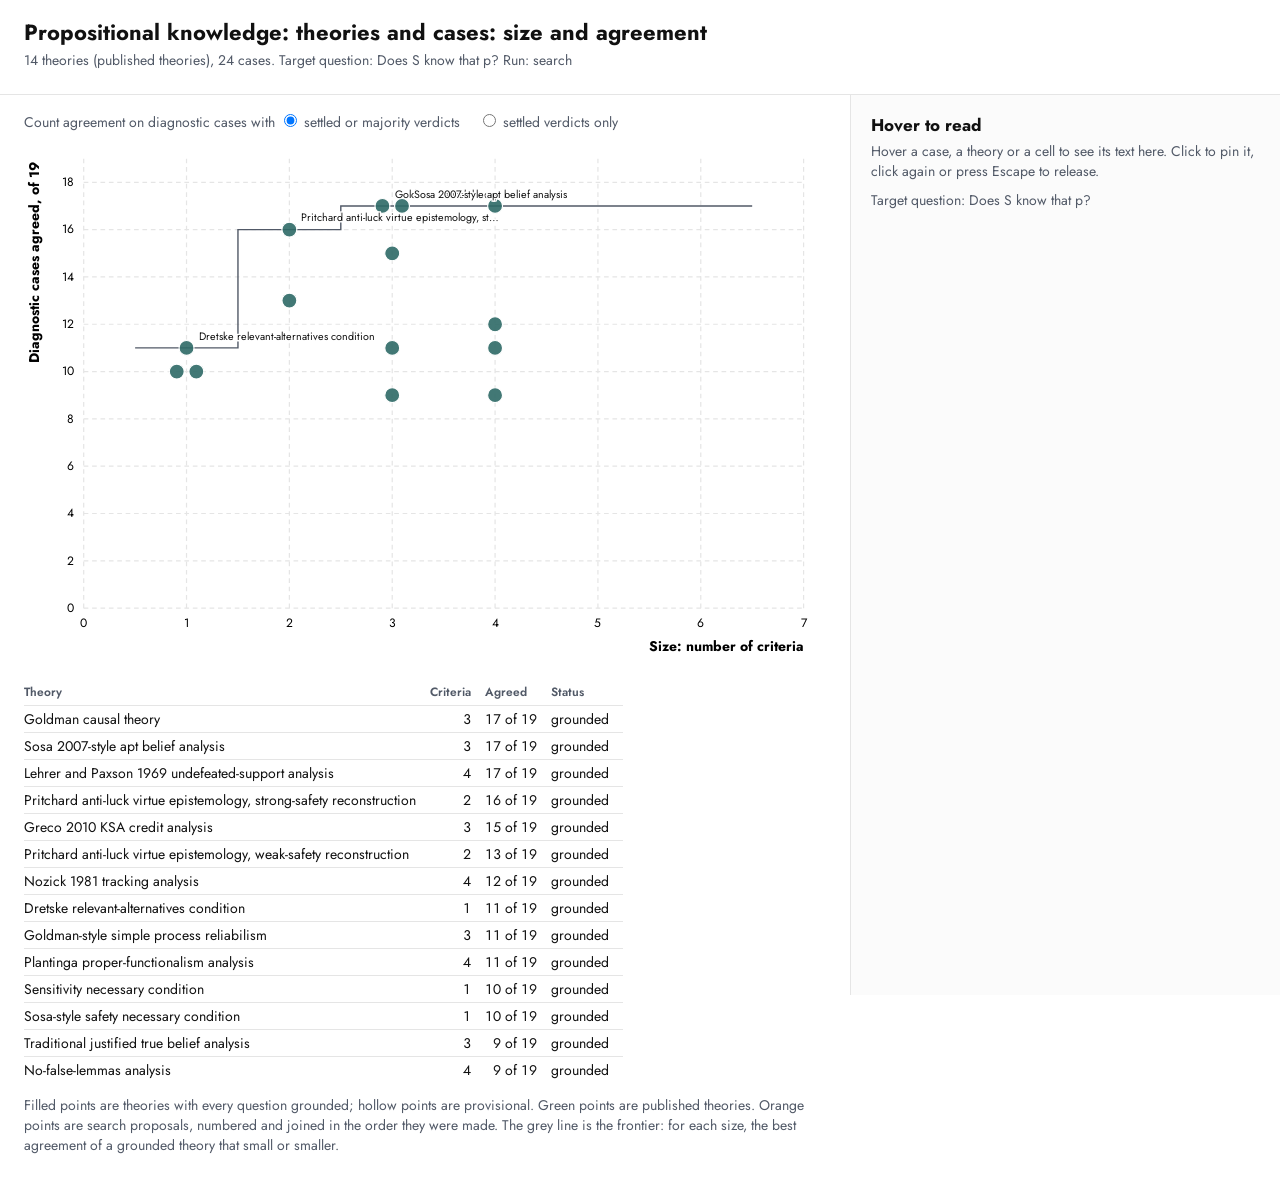
<file: images/pareto.html>
<!doctype html>
<html lang="en">
<head>
<meta charset="utf-8">
<meta name="viewport" content="width=device-width, initial-scale=1">
<title>Theories and cases</title>
<style>
@font-face { font-family: "Jost"; src: url([data-uri]) format("truetype"); font-weight: 100 900; }
:root {
  --disagree: #BD6630; --agree: #2E6966; --open: #E6DFD1;
  --ink: #111111; --muted: #515967; --line: #e5e5e5; --dot: #123a6f; --dot-edge: #081f3d;
}
* { box-sizing: border-box; }
body { margin: 0; font-family: "Jost", "Helvetica Neue", Arial, sans-serif; color: var(--ink); background: #ffffff; font-size: 14px; }
header { padding: 16px 24px 12px; }
h1 { font-size: 22px; margin: 0; font-weight: 700; }
.sub { color: var(--muted); margin: 2px 0 12px; }
header { border-bottom: 1px solid var(--line); }
main { display: grid; grid-template-columns: minmax(0, 1fr) 430px; gap: 0; align-items: start; }
.view { padding: 16px 24px 40px; overflow-x: auto; }
.view[hidden] { display: none; }
aside { position: sticky; top: 0; height: 100vh; overflow-y: auto; border-left: 1px solid var(--line); padding: 18px 20px 40px; background: #fbfbfb; }
aside h2 { font-size: 17px; margin: 0 0 4px; }
aside h3 { font-size: 12px; letter-spacing: .06em; text-transform: uppercase; color: var(--muted); margin: 18px 0 6px; }
aside p { margin: 0 0 8px; line-height: 1.45; }
.hint { color: var(--muted); }
.chip { display: inline-block; padding: 1px 8px; border-radius: 10px; background: var(--agree); color: #fff; margin: 0 4px 4px 0; font-size: 12px; }
.chip.bad { background: var(--disagree); color: #fff; }
.chip.open { background: var(--open); color: var(--ink); }
.q { border-top: 1px solid var(--line); padding: 8px 0; }
.q .text { font-weight: 600; }
.q .rule { color: var(--muted); margin-top: 3px; }
.ans { font-weight: 700; }
code { font-family: ui-monospace, Menlo, monospace; font-size: 12px; background: #f1f1f1; padding: 2px 4px; border-radius: 3px; word-break: break-word; }
.pin { float: right; font: inherit; font-size: 12px; border: 1px solid var(--line); background: #fff; border-radius: 4px; padding: 2px 8px; cursor: pointer; }

table.heat { border-collapse: separate; border-spacing: 0; }
table.heat th.col { height: 300px; vertical-align: bottom; padding: 0 0 6px; font-weight: 400; cursor: default; }
table.heat th.col div { writing-mode: vertical-rl; transform: rotate(180deg); white-space: nowrap; max-height: 294px; overflow: hidden; text-overflow: ellipsis; margin: 0 auto; }
table.heat th.col.provisional div { color: var(--muted); font-style: italic; }
table.heat th.row { text-align: right; padding: 0 10px 0 0; font-weight: 400; white-space: nowrap; max-width: 380px; overflow: hidden; text-overflow: ellipsis; cursor: default; }
table.heat th.row .std { color: var(--muted); }
table.heat td { width: 34px; min-width: 34px; height: 24px; text-align: center; font-size: 11px; cursor: default; border: 1px solid #fff; }
td.agree { background: var(--agree); color: #fff; }
td.disagree { background: var(--disagree); color: #fff; }
td.open { background: var(--open); color: #8a8272; }
.hot { outline: 2px solid var(--ink); outline-offset: -2px; }
th.hot { outline: none; font-weight: 700 !important; }
tr.group th, tr.group td { border-top: 10px solid #fff; }
.legend { margin: 12px 0 0; color: var(--muted); }
.legend span { display: inline-block; width: 14px; height: 14px; vertical-align: -2px; margin: 0 5px 0 14px; }

.controls { margin-bottom: 8px; color: var(--muted); }
table.list { border-collapse: collapse; margin-top: 14px; }
table.list th { text-align: left; font-weight: 600; color: var(--muted); font-size: 12px; padding: 2px 14px 4px 0; }
table.list td { padding: 3px 14px 3px 0; border-top: 1px solid var(--line); cursor: default; }
table.list td.num { text-align: right; font-variant-numeric: tabular-nums; }
table.list tr.hot td { background: #f1f1f1; font-weight: 600; }
svg circle.hot { stroke: #000; stroke-width: 3.5; outline: none; }
.controls label { margin-right: 14px; cursor: pointer; }
svg text { font-family: "Jost", "Helvetica Neue", Arial, sans-serif; }
svg .axis-title { font-weight: 700; font-size: 15px; }
svg .tick { fill: #000; font-size: 13px; }
svg .name { font-size: 11.5px; fill: var(--ink); paint-order: stroke; stroke: #fff; stroke-width: 3px; }
svg circle { cursor: pointer; }
@media (max-width: 1000px) { main { grid-template-columns: 1fr; } aside { position: static; height: auto; border-left: 0; border-top: 1px solid var(--line); } }
</style>
</head>
<body>
<header>
  <h1 id="title"></h1>
  <p class="sub" id="subtitle"></p>
</header>
<main>
  <div>
    <section class="view" id="view-heat" hidden>
      <div id="heat"></div>
      <p class="legend">Letters are the theory's supported verdict.
        <span style="background:var(--agree)"></span>agrees with the standard verdict
        <span style="background:var(--disagree)"></span>disagrees
        <span style="background:var(--open)"></span>unresolved, or no standard verdict</p>
    </section>
    <section class="view" id="view-size" hidden>
      <div class="controls">Count agreement on diagnostic cases with
        <label><input type="radio" name="measure" value="diagnostic_with_majority" checked> settled or majority verdicts</label>
        <label><input type="radio" name="measure" value="diagnostic"> settled verdicts only</label>
      </div>
      <div id="size"></div>
      <table class="list" id="list"></table>
      <p class="legend">Filled points are theories with every question grounded; hollow points are provisional.
        Green points are published theories. Orange points are search proposals, numbered and joined in the order
        they were made. The grey line is the frontier: for each size, the best agreement of a grounded theory that
        small or smaller.</p>
    </section>
  </div>
  <aside id="panel" aria-live="polite"></aside>
</main>
<script id="data" type="application/json">{"title": "Propositional knowledge: theories and cases", "run": "search", "target": "Does S know that p?", "cases": [{"id": "nozick_grandmother", "label": "Nozick's grandmother", "family": "modal_overdemand", "pool": "development", "role": "diagnostic", "consensus": "majority", "standard": "yes", "vignette": "A grandmother visits her grandson and sees him running, talking, and behaving normally. She believes he is healthy on the basis of this direct encounter. He is in fact healthy. The family has a standing policy, unknown to her, that if he were seriously ill they would keep her away and convincingly tell her he was healthy to spare her distress. Thus her actual belief comes from seeing the healthy grandson, but in the nearest situations where he is ill she would receive the family's false reassurance and would still believe he is healthy.", "bindings": {"S": "the grandmother", "p": "Her grandson is healthy."}, "original": "A grandmother sees her grandson while he is healthy. If he were ill, relatives would conceal that fact and falsely tell her that he was healthy. Her actual visual belief is true.", "notes": "SEP emphasizes that how the method is individuated matters. The case is therefore also a direct test of the dataset's method-fixing convention.", "direct": "no"}, {"id": "comesana_halloween", "label": "Comesaña's Halloween Party", "family": "modal_overdemand", "pool": "development", "role": "diagnostic", "consensus": "majority", "standard": "yes", "vignette": "At a crowded costume party, Ava sees her friend Marco at close range, hears his ordinary voice, and believes Marco is at the party. Marco really is there, and the person she encounters is Marco. A second guest, whom Ava does not encounter, has a costume and vocal imitation capable of prompting Ava to make the same identification if she happened to meet that guest instead. The party's layout makes that alternative encounter a nearby possibility. In that nearby situation Ava would form the corresponding belief that Marco was before her even though Marco would not be the person she was seeing.", "bindings": {"S": "Ava", "p": "Marco is at the party and is the person Ava is encountering."}, "original": "Comesaña constructs a case in which a subject correctly identifies someone at a Halloween party, while a nearby possibility involving a misleading costume makes the belief fail a simple safety test.", "notes": "The positive verdict is not unanimous. SEP presents the case conditionally as a counterexample insofar as the positive judgment is shared.", "direct": "no"}, {"id": "sosa_hotline", "label": "Sosa's technical-support hotline", "family": "modal_overdemand", "pool": "development", "role": "diagnostic", "consensus": "majority", "standard": "yes", "vignette": "Mina calls a technical support line to ask for the factory reset code for a device. The routing system assigns her to one of one million trained operators. Exactly one operator in the pool has secretly decided always to give a wrong reset code; all the others consult the manufacturer's current database and answer correctly. Mina is connected to an ordinary operator, who checks the database and gives the correct code. Mina believes that this is the reset code on the basis of the operator's answer. She has no information about the single rogue operator.", "bindings": {"S": "Mina", "p": "The code given by the operator is the factory reset code."}, "original": "A subject receives a correct answer from a competent hotline operator in a system where an extraordinarily rare bad operator could have supplied a false answer.", "notes": "This is one of the clearest positive hard cases against a strict all-nearby-worlds requirement.", "direct": "yes"}, {"id": "grabit", "label": "Lehrer and Paxson's Grabit case", "family": "hidden_defeating_information", "pool": "evaluation", "role": "diagnostic", "consensus": "majority", "standard": "yes", "vignette": "Riley watches Tom remove a library book from a shelf, place it under his coat, and leave. Riley believes Tom took the book. Riley is unaware that Tom's mother has said Tom was not in the library and that a twin must have been responsible. Riley is also unaware that the mother is suffering from a severe condition that causes her to produce such false stories and that Tom has no such twin. Tom really did take the book. The later background information therefore contains both an apparent challenge to Riley's identification and a fact that discredits that challenge.", "bindings": {"S": "Riley", "p": "Tom took the library book."}, "original": "A subject sees Tom Grabit take a book. Further information attributed to Tom's mother appears to undermine the identification, but additional facts about her condition undermine that challenge, motivating a refined account of defeat.", "notes": "The exact defeat machinery is philosophically intricate; this entry therefore preserves the positive structure while marking the defeat rule itself as open in the theory entry.", "direct": "yes"}, {"id": "illness_enhanced_memory", "label": "Illness-enhanced-memory objection to proper functionalism", "family": "nonstandard_faculty", "pool": "development", "role": "diagnostic", "consensus": "majority", "standard": "yes", "vignette": "After developing a rare neurological condition, Lena's long-term memory becomes unusually exact. The condition changes the normal operation of her memory system, but repeated independent checks show that memories produced through the altered mechanism accurately reproduce events she experienced. Asked for the code she entered at a secure archive six years earlier, Lena retrieves the episode through this altered memory and believes the code was 7314. Archived records independently confirm 7314. The medical condition, rather than ordinary baseline memory operation, is causally responsible for her enhanced recall. Lena is aware that her memory has become unusually precise.", "bindings": {"S": "Lena", "p": "The archive code Lena entered six years earlier was 7314."}, "original": "Critics of proper functionalism consider abnormal conditions that improve rather than damage a cognitive capacity, arguing that departure from a biological design plan need not preclude a positive epistemic standing.", "notes": "The surface details are changed, but the philosophical structure is the IEP-reported objection: pathological departure from normal function combined with excellent truth-directed performance.", "direct": "yes"}, {"id": "creationist_teacher", "label": "Creationist Teacher", "family": "testimony_without_speaker_belief", "pool": "evaluation", "role": "diagnostic", "consensus": "majority", "standard": "yes", "vignette": "A biology teacher is required to teach the evidence that humans and other primates share common ancestry. She understands the scientific material, accurately explains the evidence, and tells her class that humans and other primates share a common ancestor. Because of her religious commitments, she herself does not accept that proposition. A student, Maya, has no prior view, carefully follows the lesson, checks the textbook evidence the teacher presents, and comes to believe the proposition. The scientific claim is true, the instructional content is accurate, and Maya is unaware that her teacher privately rejects what she teaches.", "bindings": {"S": "Maya", "p": "Humans and other primates share a common ancestor."}, "original": "A teacher accurately presents evolutionary theory to students while, because of her own creationist convictions, not accepting the proposition she teaches. Students nevertheless appear able to acquire the target status from the instruction.", "notes": "The primary source presents the case as pressure against simple transmission principles requiring the speaker herself to possess the same epistemic standing.", "direct": "yes"}, {"id": "chicago_visitor", "label": "Chicago Visitor", "family": "testimonial_credit", "pool": "evaluation", "role": "diagnostic", "consensus": "majority", "standard": "yes", "vignette": "A visitor arriving in Chicago asks a local resident which train reaches a named museum. The resident has lived nearby for years, regularly uses the route, and accurately tells the visitor to take the Green Line and exit at the stated stop. The visitor understands the answer, has no contrary information, and believes the Green Line is the correct route. The resident's directions are in fact correct. Nothing unusual is happening with the transit system. The visitor's role is largely to select an ordinary source, understand the sentence, and retain the information; the local resident supplies the route-specific expertise.", "bindings": {"S": "the visitor", "p": "The Green Line, with the stated stop, reaches the museum."}, "original": "The Chicago Visitor case is used against a strong credit requirement: a visitor acquires an ordinary true geographical belief from a competent informant, while the listener's own intellectual ability is not the most salient explanation of why the answer is correct.", "notes": "This is a direct positive counterexample to an overly demanding subject-credit requirement.", "direct": "yes"}, {"id": "dretske_zebra", "label": "Dretske's zebra", "family": "skeptical_alternatives", "pool": "calibration", "role": "diagnostic", "consensus": "settled", "standard": "yes", "vignette": "At an established zoo, Omar stands in front of the zebra enclosure in ordinary daylight. The signs identify the animals as zebras, their appearance is typical of zebras, and the zoo has no history or indication of substituting other animals. Omar believes the animal before him is a zebra. He has not performed a genetic test, inspected the animal beneath its coat, or investigated whether zoo staff could conceivably have painted a mule with stripes. Nothing in the actual setting suggests that any disguised mule is present or that such a substitution has occurred.", "bindings": {"S": "Omar", "p": "The animal Omar is looking at is a zebra."}, "original": "A zoo visitor sees animals in the zebra enclosure and believes they are zebras. The visitor has not independently ruled out the far-fetched possibility that the animals are cleverly disguised mules.", "notes": "The case illustrates why relevant-alternatives views do not require elimination of every skeptical possibility. It also shows why the rule for relevance has to be stated independently.", "direct": "yes"}, {"id": "gettier_job_coins", "label": "Gettier Case I, job and coins", "family": "false_lemma_gettier", "pool": "development", "role": "diagnostic", "consensus": "settled", "standard": "no", "vignette": "Mara is told by the hiring chair, on apparently excellent grounds, that Elena will receive the laboratory post. Mara has just counted ten tokens in Elena's pocket. Mara therefore believes that whoever receives the post has ten tokens in a pocket. In fact Mara receives the post instead. Without checking, Mara also happens to have exactly ten tokens in her own pocket. Mara is unaware that the chair's prediction about Elena is wrong and unaware of the number of tokens she herself carries. The proposition she believes is nevertheless true.", "bindings": {"S": "Mara", "p": "The person who receives the laboratory post has ten tokens in a pocket."}, "original": "Smith has strong grounds for thinking Jones will get a job and has ten coins in his pocket. Smith infers that the person who will get the job has ten coins. Smith unexpectedly gets the job, and he too has ten coins.", "notes": "A canonical false-lemma Gettier structure.", "direct": "no"}, {"id": "gettier_ford_barcelona", "label": "Gettier Case II, Ford and Barcelona", "family": "false_lemma_gettier", "pool": "development", "role": "diagnostic", "consensus": "settled", "standard": "no", "vignette": "Owen has repeatedly seen Priya driving a late-model electric car and has heard her speak as if it belongs to her. He therefore believes Priya owns that car. On a whim he infers the disjunction that either Priya owns the car or Luis is currently in Lisbon. Priya in fact borrowed the car and owns no such vehicle. Luis, whose whereabouts Owen has no information about, happens to be in Lisbon. Owen is unaware both that the ownership premise is false and that the second disjunct is true.", "bindings": {"S": "Owen", "p": "Either Priya owns the electric car or Luis is currently in Lisbon."}, "original": "Smith has strong but mistaken grounds for thinking Jones owns a Ford. He infers a disjunction about either Jones owning a Ford or Brown being in Barcelona. Unknown to Smith, Brown is in Barcelona, making the disjunction true.", "notes": "The case isolates accidental truth of a disjunction derived from a well-supported false premise.", "direct": "no"}, {"id": "nogot_havit", "label": "Nogot and Havit", "family": "false_lemma_gettier", "pool": "development", "role": "diagnostic", "consensus": "settled", "standard": "no", "vignette": "A lecturer sees Alex arrive in a distinctive roadster, hears Alex discuss maintenance bills, and is shown registration paperwork that appears to bear Alex's name. The lecturer concludes that at least one member of the department owns a roadster. Alex in fact owns none; the car and paperwork belong to someone else. Another colleague, Bea, really does own a roadster, but the lecturer has received no information about Bea's vehicle. The lecturer is unaware of both Alex's lack of ownership and Bea's actual ownership.", "bindings": {"S": "the lecturer", "p": "At least one member of the department owns a roadster."}, "original": "A subject has strong but mistaken grounds for thinking Nogot owns a Ford and infers that someone in the office owns a Ford. Unknown to the subject, another person, Havit, really does own one.", "notes": "A standard false-lemma pattern closely related to Gettier's first case.", "direct": "no"}, {"id": "sheep_in_field", "label": "Sheep in the field", "family": "misleading_object_with_independent_truth", "pool": "calibration", "role": "diagnostic", "consensus": "settled", "standard": "no", "vignette": "Nia looks across a meadow and sees an animal-shaped figure with white wool attached to it. She takes the visible figure to be a sheep and on that basis believes there is a sheep in the meadow. The visible figure is actually a large dog wearing a wool covering. Behind a stone wall, completely outside Nia's view, a real sheep is grazing. Nia is unaware of the disguise and unaware of the hidden sheep. Her belief about what the meadow contains is true solely because of the unseen animal.", "bindings": {"S": "Nia", "p": "There is a sheep in the meadow."}, "original": "A subject looks into a field and takes a dog or other object disguised as a sheep to be a sheep. There really is a sheep elsewhere in the field, hidden from view.", "notes": "This case is useful against theories that merely prohibit explicit false inferential premises.", "direct": "no"}, {"id": "robot_dog_hidden_dog", "label": "Robot Dog", "family": "misleading_object_with_independent_truth", "pool": "calibration", "role": "diagnostic", "consensus": "settled", "standard": "no", "vignette": "Evan glances through a glass door and sees what appears to be a terrier standing beside a bench. He immediately forms the belief that there is a dog in the courtyard. The terrier-shaped object is actually a highly realistic robotic display. A real dog is asleep underneath the bench, concealed by its solid side panel and playing no role in Evan's experience. Evan is unaware that the visible object is mechanical and unaware of the sleeping dog. The proposition he believes is true because of the concealed animal, not because the visible figure is what it appears to be.", "bindings": {"S": "Evan", "p": "There is a dog in the courtyard."}, "original": "The literature uses a robot-dog style case in which a misleading dog-like object generates a true existential belief because a real dog is present independently of what the subject sees.", "notes": "The pair documents a shared mechanism rather than a verdict-changing minimal pair.", "direct": "no"}, {"id": "mary_husband_brother", "label": "Mary, husband, and identical brother", "family": "causal_misdirection", "pool": "evaluation", "role": "diagnostic", "consensus": "settled", "standard": "no", "vignette": "Leah enters a crowded reception and sees a man across the room who looks exactly like her spouse, Daniel. On that basis she believes Daniel is in the room. The man she sees is Daniel's identical brother, whom Leah has not met. Daniel really is in the room, standing behind a large partition and entirely outside Leah's view. Leah is unaware of the brother's presence and unaware of Daniel's hidden location. Her belief is therefore true, but the person whose appearance produces it is not the person whose presence makes the proposition true.", "bindings": {"S": "Leah", "p": "Daniel is in the room."}, "original": "A subject forms a true belief about her husband's presence from seeing a man who is actually the husband's identical brother, while the husband is present independently.", "notes": "A useful separator between mere truth-plus-support and accounts requiring a truth-connected route.", "direct": "no"}, {"id": "fake_barn_county", "label": "Fake Barn County", "family": "decoy_environment", "pool": "evaluation", "role": "diagnostic", "consensus": "majority", "standard": "no", "vignette": "Rosa is driving through an unfamiliar rural district. Along the road are hundreds of full-size building fronts constructed to look exactly like barns from a passing car, but almost none has a building behind it. Rosa is unaware of this practice. She looks at one structure that happens to be a genuine barn and, using ordinary daylight vision, believes the structure before her is a barn. Had she looked at many neighboring structures from the same distance, the visual appearance would have been the same even though those structures were only fronts.", "bindings": {"S": "Rosa", "p": "The structure Rosa is looking at is a barn."}, "original": "Henry drives through a region filled with barn facades. He happens to look at the one genuine barn and believes it is a barn, without being aware of the facades.", "notes": "Sosa's favorable animal-level verdict is significant published dissent from the dominant negative reaction, so the accepted verdict is coded majority rather than settled.", "direct": "no"}, {"id": "fake_barn_few_real", "label": "Sparse-real-barn variant", "family": "decoy_environment", "pool": "evaluation", "role": "diagnostic", "consensus": "majority", "standard": "no", "vignette": "Theo enters a valley where forty roadside structures look like storage barns from the highway. Five are complete buildings and thirty-five are only convincing fronts. Theo has never heard of the local displays. In clear daylight he looks directly at one of the five complete buildings and believes the structure he is viewing is a barn. Nothing about the visible face distinguishes it from the nearby fronts at his viewing distance. If his gaze had landed on most of the neighboring structures while he used the same visual procedure, he would have formed the corresponding barn belief about a facade.", "bindings": {"S": "Theo", "p": "The structure Theo is looking at is a barn."}, "original": "Variants of Fake Barn County alter the ratio of genuine structures to facades while preserving the subject's unawareness and inability to discriminate the one viewed from nearby decoys.", "notes": "Included to prevent the family from being tied to the extreme assumption that exactly one real barn exists.", "direct": "no"}, {"id": "stopped_clock", "label": "Stopped clock", "family": "broken_instrument", "pool": "calibration", "role": "diagnostic", "consensus": "settled", "standard": "no", "vignette": "At exactly 4:17 p.m., Caleb glances at the large clock in a railway hall and believes it is 4:17 p.m. The clock's mechanism failed twelve hours earlier and its hands have remained fixed at 4:17 ever since. Caleb has no indication that the mechanism is broken; the clock looks entirely ordinary from where he stands. His belief is true at the moment he forms it. At almost every nearby time at which he might have used the same display, the clock would still have shown 4:17 while the actual time differed.", "bindings": {"S": "Caleb", "p": "It is 4:17 p.m."}, "original": "A subject consults a clock that stopped earlier. By coincidence the displayed time matches the actual time at the instant the subject looks.", "notes": "This is a high-value negative case because many modal, causal, process, and ability accounts converge on the ordinary verdict for different reasons.", "direct": "no"}, {"id": "lottery_ticket", "label": "Lottery belief", "family": "statistical_evidence", "pool": "development", "role": "diagnostic", "consensus": "majority", "standard": "no", "vignette": "A fair lottery contains ten million tickets and exactly one winning number. Iris holds one ticket. Before checking any result, she calculates that her chance of losing is 9,999,999 out of 10,000,000 and on that basis believes her ticket will lose. No inside information, announcement, inspection, or causal indication of the outcome is available to her. Her ticket in fact loses. Had her ticket been the unique winner, the same probability calculation would have led her to form the same belief that it would lose.", "bindings": {"S": "Iris", "p": "Iris's ticket loses."}, "original": "A subject holds one ticket in a very large fair lottery and, before the drawing or without checking the result, believes solely from the overwhelming odds that the ticket loses. The ticket in fact loses.", "notes": "The majority negative verdict is central to the literature on epistemic luck and statistical support, although some authors defend lottery knowledge.", "direct": "no"}, {"id": "brain_lesion_true_belief", "label": "Brain-lesion proper-function case", "family": "nonstandard_faculty", "pool": "development", "role": "diagnostic", "consensus": "majority", "standard": "no", "vignette": "A small neurological lesion causes Sam to undergo a distinctive spontaneous thought each morning: he believes that he has a neurological lesion. Doctors independently confirm that the lesion really is present. Sam has not seen the scans, has no symptoms he recognizes as diagnostic, and has received no testimony about the diagnosis. The lesion itself is the operative cause of his recurring belief. The mechanism is a pathological alteration rather than the normal operation of the cognitive systems involved. Sam is unaware both of the causal mechanism and of the medical confirmation.", "bindings": {"S": "Sam", "p": "Sam has a neurological lesion."}, "original": "Proper-function discussions use cases in which a pathological brain condition itself produces a true belief concerning the condition, creating pressure on views that focus only on truth-conduciveness or actual success.", "notes": "The negative verdict is strongest against a bare causal route. Some externalists may alter details of the case or resist the intuition.", "direct": "no"}, {"id": "red_barn_variant", "label": "Red-barn refinement of Fake Barn County", "family": "decoy_environment", "pool": "evaluation", "role": "diagnostic", "consensus": "contested", "standard": null, "vignette": "June drives through the same sort of district containing many barn-shaped fronts, all of which are painted gray. She is unaware that the gray structures are fronts. She looks at a genuine complete barn painted bright red and believes that the structure she is looking at is a red barn. No facade in the district is red, and ordinary daylight vision allows June to distinguish red from gray at her viewing distance. Had she looked at any facade while using the same color-detecting visual procedure, she would not have formed the belief that the structure before her was a red barn.", "bindings": {"S": "June", "p": "The structure June is looking at is a red barn."}, "original": "A standard refinement asks about a more specific property that the decoys do not share, such as redness, even though the wider environment contains many barn facades.", "notes": "The literature's reaction to fine-grained fake-barn propositions is not uniform enough in the opened sources to assign a non-null accepted verdict.", "direct": "yes"}, {"id": "harman_assassination", "label": "Harman's assassination case", "family": "hidden_defeating_information", "pool": "evaluation", "role": "diagnostic", "consensus": "contested", "standard": null, "vignette": "Daniel reads a reputable news service's accurate breaking report that a political leader has been assassinated. He accepts the report. Soon afterward, a coordinated cover-up causes nearly every major outlet to publish false denials saying the leader survived. Daniel goes offline before those denials appear and never encounters them. The assassination really occurred, and the initial report Daniel read was produced by reporters who directly verified it. Daniel remains unaware both of the later denials and of the organized attempt to suppress the true report.", "bindings": {"S": "Daniel", "p": "The political leader was assassinated."}, "original": "A subject reads an accurate initial report of an assassination but misses later widespread false reports denying it. The case tests whether misleading information the subject never receives can undermine the epistemic status of the retained true belief.", "notes": "Harman gives a negative treatment, while subsequent literature disputes whether misleading information never possessed by the subject should have that effect. The source explicitly presents the matter as divided.", "direct": "yes"}, {"id": "truetemp", "label": "Lehrer's Mr. Truetemp", "family": "nonstandard_faculty", "pool": "development", "role": "diagnostic", "consensus": "contested", "standard": null, "vignette": "Without telling him, physicians implant in Victor a device that measures ambient temperature and directly induces a corresponding numerical belief. In a room at 21 degrees Celsius the device causes Victor to believe that the room is 21 degrees. The device is calibrated so that, throughout the conditions relevant to the case, its outputs closely match the actual temperature. Victor has no memory of the implantation and no independent basis for treating these spontaneous numerical thoughts as accurate. He simply finds himself inclined to accept them. On this occasion the induced belief is exactly correct.", "bindings": {"S": "Victor", "p": "The room temperature is 21 degrees Celsius."}, "original": "Mr. Truetemp has a temperature-detecting device implanted without his awareness. It generates accurate spontaneous beliefs about ambient temperature, even though he has no ordinary reason to regard these spontaneous thoughts as trustworthy.", "notes": "This is intentionally coded contested. Internalist and externalist reactions diverge, exactly as the domain card predicted.", "direct": "no"}, {"id": "low_stakes_bank", "label": "Low Stakes Bank", "family": "stakes", "pool": "calibration", "role": "diagnostic", "consensus": "contested", "standard": null, "vignette": "Hannah and her partner pass their bank on Friday afternoon. Hannah remembers visiting the same branch on a Saturday two weeks earlier and believes it will be open the next morning. They have no urgent payment due, no penalty depends on depositing a check immediately, and a delay until Monday would have little consequence. Nothing has been said about a holiday or schedule change, and Hannah has no contrary information. Her remembered Saturday opening hours are in fact still the branch's current hours, so the bank will be open on Saturday.", "bindings": {"S": "Hannah", "p": "The bank will be open on Saturday."}, "original": "In the low-stakes member of the bank pair, a subject remembers that the bank was open on Saturday recently and has little practical need to act immediately if that memory is wrong.", "notes": "The literature disputes whether practical stakes themselves change the target relation, so no accepted verdict is assigned.", "direct": "yes"}, {"id": "high_stakes_bank", "label": "High Stakes Bank", "family": "stakes", "pool": "calibration", "role": "diagnostic", "consensus": "contested", "standard": null, "vignette": "Hannah and her partner pass their bank on Friday afternoon. Hannah remembers visiting the same branch on a Saturday two weeks earlier and believes it will be open the next morning. This time a crucial payment must clear over the weekend, and failure to deposit the check on Saturday would cause severe financial consequences. Nothing has been said about a holiday or schedule change, and Hannah has no new information about the hours beyond the same recent memory. Her remembered hours are in fact still current, so the bank will be open on Saturday.", "bindings": {"S": "Hannah", "p": "The bank will be open on Saturday."}, "original": "In the high-stakes member of the bank pair, the subject has the same remembered evidence concerning Saturday opening but faces serious practical consequences if the bank is closed.", "notes": "This pair is retained precisely because the verdict is contested. It should not be used as a settled scoring item.", "direct": "yes"}], "theories": [{"id": "jtb", "name": "Traditional justified true belief analysis", "origin": "literature", "control": false, "proposal": null, "eligible": true, "text": "The target holds if and only if all of the following hold. p is true. Rule: Answer yes exactly when p is true in the actual situation, no when p is false, and unclear when the case leaves p's truth unsettled. S believes p. Rule: Answer yes when S accepts p as true, no when S rejects or suspends on p, and unclear when S's attitude is unstated. S has grounds supporting p. Rule: Answer yes when information available to S through perception, memory, testimony, or inference favors p over not-p; answer no when S has no such supporting ground; answer unclear when the case does not specify S's grounds.", "reasoning": null, "idea": null, "probability": null, "questions": [{"name": "p_is_true", "question": "Is p true in the actual situation?", "rule": "Answer yes exactly when p is true in the actual situation, no when p is false, and unclear when the case leaves p's truth unsettled.", "status": "grounded: the separation test pulled it apart from the target", "grounded": true, "follows": 11, "compared": 16, "criteria": ["p_is_true"], "reach": []}, {"name": "s_believes_p", "question": "Does S believe p?", "rule": "Answer yes when S accepts p as true, no when S rejects or suspends on p, and unclear when S's attitude is unstated.", "status": "grounded: the separation test pulled it apart from the target", "grounded": true, "follows": 11, "compared": 16, "criteria": ["s_believes_p"], "reach": []}, {"name": "s_has_support", "question": "Does S have grounds supporting p?", "rule": "Answer yes when information available to S through perception, memory, testimony, or inference favors p over not-p; answer no when S has no such supporting ground; answer unclear when the case does not specify S's grounds.", "status": "grounded: the separation test pulled it apart from the target", "grounded": true, "follows": 9, "compared": 16, "criteria": ["s_has_support"], "reach": ["nonstandard_faculty"]}], "axioms": ["Iff(knows, And(p_is_true, s_believes_p, s_has_support))"], "criteria": 3, "logic_size": 8, "words": 101, "diagnostic": {"correct": 1, "wrong": 7, "undetermined": 0}, "diagnostic_with_majority": {"correct": 9, "wrong": 10, "undetermined": 0}, "ordinary": {"correct": 0, "wrong": 0, "undetermined": 0}, "all_answers": {"correct": 1, "wrong": 7, "undetermined": 0}, "fidelity": {"cells": 3, "matched": 3, "mismatched": 0, "unresolved": 0, "faithful": null}, "verdicts": {"gettier_job_coins": {"supported": "yes", "all": "yes", "unresolved": null, "textbook": "yes"}, "gettier_ford_barcelona": {"supported": "yes", "all": "yes", "unresolved": null, "textbook": "yes"}, "nogot_havit": {"supported": "yes", "all": "yes", "unresolved": null, "textbook": "yes"}, "sheep_in_field": {"supported": "yes", "all": "yes", "unresolved": null, "textbook": null}, "robot_dog_hidden_dog": {"supported": "yes", "all": "yes", "unresolved": null, "textbook": null}, "mary_husband_brother": {"supported": "yes", "all": "yes", "unresolved": null, "textbook": null}, "fake_barn_county": {"supported": "yes", "all": "yes", "unresolved": null, "textbook": null}, "fake_barn_few_real": {"supported": "yes", "all": "yes", "unresolved": null, "textbook": null}, "red_barn_variant": {"supported": "yes", "all": "yes", "unresolved": null, "textbook": null}, "stopped_clock": {"supported": "yes", "all": "yes", "unresolved": null, "textbook": null}, "lottery_ticket": {"supported": "yes", "all": "yes", "unresolved": null, "textbook": null}, "nozick_grandmother": {"supported": "yes", "all": "yes", "unresolved": null, "textbook": null}, "comesana_halloween": {"supported": "yes", "all": "yes", "unresolved": null, "textbook": null}, "sosa_hotline": {"supported": "yes", "all": "yes", "unresolved": null, "textbook": null}, "grabit": {"supported": "yes", "all": "yes", "unresolved": null, "textbook": null}, "harman_assassination": {"supported": "yes", "all": "yes", "unresolved": null, "textbook": null}, "brain_lesion_true_belief": {"supported": "no", "all": "no", "unresolved": null, "textbook": null}, "truetemp": {"supported": "no", "all": "no", "unresolved": null, "textbook": null}, "illness_enhanced_memory": {"supported": "yes", "all": "yes", "unresolved": null, "textbook": null}, "creationist_teacher": {"supported": "yes", "all": "yes", "unresolved": null, "textbook": null}, "chicago_visitor": {"supported": "yes", "all": "yes", "unresolved": null, "textbook": null}, "dretske_zebra": {"supported": "yes", "all": "yes", "unresolved": null, "textbook": null}, "low_stakes_bank": {"supported": "yes", "all": "yes", "unresolved": null, "textbook": null}, "high_stakes_bank": {"supported": "yes", "all": "yes", "unresolved": null, "textbook": null}}, "answers": {"robot_dog_hidden_dog": {"p_is_true": ["yes", "A real dog is asleep under the bench in the courtyard."], "s_believes_p": ["yes", "Evan immediately forms the belief that there is a dog."], "s_has_support": ["yes", "His visual experience of an apparent terrier favors p over not-p."]}, "mary_husband_brother": {"p_is_true": ["yes", "Daniel really is in the room behind the partition."], "s_believes_p": ["yes", "Leah believes Daniel is in the room based on the appearance."], "s_has_support": ["yes", "Seeing someone who looks exactly like Daniel favors Daniel being present."]}, "truetemp": {"p_is_true": ["yes", "The case states the room is 21 degrees Celsius."], "s_believes_p": ["yes", "The device causes Victor to believe p."], "s_has_support": ["no", "Victor has no available perception, memory, testimony, or inference supporting p."]}, "brain_lesion_true_belief": {"p_is_true": ["yes", "Doctors independently confirm that the lesion is really present."], "s_believes_p": ["yes", "Each morning Sam believes that he has a neurological lesion."], "s_has_support": ["no", "Sam lacks perceptual, testimonial, remembered, or inferential support for p."]}, "high_stakes_bank": {"p_is_true": ["yes", "The remembered hours remain current, so the bank will be open Saturday."], "s_believes_p": ["yes", "Hannah believes the bank will be open the next morning."], "s_has_support": ["yes", "Her recent memory of Saturday hours supports the bank being open."]}, "harman_assassination": {"p_is_true": ["yes", "The assassination really occurred."], "s_believes_p": ["yes", "Daniel accepts the accurate report."], "s_has_support": ["yes", "He read a reputable, directly verified news report."]}, "lottery_ticket": {"p_is_true": ["yes", "Her ticket in fact loses."], "s_believes_p": ["yes", "She believes her ticket will lose."], "s_has_support": ["yes", "Her probability calculation strongly favors losing over winning."]}, "red_barn_variant": {"p_is_true": ["yes", "She is looking at a genuine complete bright red barn."], "s_believes_p": ["yes", "She believes the structure she is looking at is a red barn."], "s_has_support": ["yes", "Her ordinary daylight vision indicates a red barn before her."]}, "low_stakes_bank": {"p_is_true": ["yes", "The prompt states the branch will be open on Saturday."], "s_believes_p": ["yes", "Hannah believes the bank will be open the next morning."], "s_has_support": ["yes", "Her recent memory of Saturday opening hours supports p."]}, "sheep_in_field": {"p_is_true": ["yes", "A real sheep is grazing in the meadow."], "s_believes_p": ["yes", "Nia believes there is a sheep based on the visible figure."], "s_has_support": ["yes", "Her perception of a woolly animal-shaped figure supports p."]}, "nogot_havit": {"p_is_true": ["yes", "Bea is a departmental colleague and really owns a roadster."], "s_believes_p": ["yes", "The lecturer concludes that at least one department member owns a roadster."], "s_has_support": ["yes", "Alex-related appearances and paperwork favor p, though misleadingly."]}, "chicago_visitor": {"p_is_true": ["yes", "The resident’s directions are stated to be correct."], "s_believes_p": ["yes", "The visitor believes the Green Line is the correct route."], "s_has_support": ["yes", "The visitor has supporting testimony from a knowledgeable local resident."]}, "creationist_teacher": {"p_is_true": ["yes", "The prompt states the scientific claim is true."], "s_believes_p": ["yes", "Maya comes to believe the proposition after the lesson."], "s_has_support": ["yes", "Maya checks accurate textbook evidence that favors p."]}, "gettier_job_coins": {"p_is_true": ["yes", "Mara receives the post and has exactly ten tokens in her pocket."], "s_believes_p": ["yes", "The case states Mara believes that whoever receives the post has ten tokens."], "s_has_support": ["yes", "Chair testimony and Elena’s counted tokens support Mara’s inferred proposition."]}, "fake_barn_county": {"p_is_true": ["yes", "The structure she looks at is a genuine barn."], "s_believes_p": ["yes", "She believes the structure before her is a barn."], "s_has_support": ["yes", "Her ordinary daylight vision supports that the structure is a barn."]}, "comesana_halloween": {"p_is_true": ["yes", "Marco is there, and Ava is encountering Marco."], "s_believes_p": ["yes", "Ava identifies the encountered person as Marco at the party."], "s_has_support": ["yes", "Close visual contact and Marco’s ordinary voice support p."]}, "dretske_zebra": {"p_is_true": ["yes", "The described enclosure contains zebras, and no substitution is indicated."], "s_believes_p": ["yes", "Omar believes the animal before him is a zebra."], "s_has_support": ["yes", "Signs, typical appearance, and zoo reliability support p."]}, "illness_enhanced_memory": {"p_is_true": ["yes", "Archived records independently confirm the code was 7314."], "s_believes_p": ["yes", "Lena retrieves the memory and believes the code was 7314."], "s_has_support": ["yes", "Her unusually precise memory provides information favoring 7314."]}, "gettier_ford_barcelona": {"p_is_true": ["yes", "Luis is in Lisbon, so the disjunction is true."], "s_believes_p": ["yes", "Owen infers and accepts the disjunction."], "s_has_support": ["yes", "Owen's observations and Priya's statements support the ownership disjunct."]}, "grabit": {"p_is_true": ["yes", "Tom really did take the book."], "s_believes_p": ["yes", "Riley believes Tom took the book."], "s_has_support": ["yes", "Riley watched Tom remove, conceal, and leave with it."]}, "sosa_hotline": {"p_is_true": ["yes", "The ordinary operator checked the database and gave the correct code."], "s_believes_p": ["yes", "Mina believes p based on the operator's answer."], "s_has_support": ["yes", "The operator's testimony gives Mina information favoring p."]}, "stopped_clock": {"p_is_true": ["yes", "At that exact moment, it is 4:17 p.m."], "s_believes_p": ["yes", "Caleb believes the clock’s displayed time is correct."], "s_has_support": ["yes", "The ordinary-looking clock display perceptually supports that it is 4:17."]}, "fake_barn_few_real": {"p_is_true": ["yes", "He is looking at one of the complete barn buildings."], "s_believes_p": ["yes", "The prompt says Theo believes the structure is a barn."], "s_has_support": ["yes", "His daylight visual perception presents the structure as barn-like."]}, "nozick_grandmother": {"p_is_true": ["yes", "The grandson is explicitly stated to be healthy."], "s_believes_p": ["yes", "She believes he is healthy from the direct encounter."], "s_has_support": ["yes", "Seeing him behave normally perceptually supports that he is healthy."]}}}, {"id": "no_false_lemmas", "name": "No-false-lemmas analysis", "origin": "literature", "control": false, "proposal": null, "eligible": true, "text": "The target holds if and only if all of the following hold. p is true. Rule: Answer yes exactly when p is true in the actual situation, no when p is false, and unclear when the case leaves p's truth unsettled. S believes p. Rule: Answer yes when S accepts p as true, no when S rejects or suspends on p, and unclear when S's attitude is unstated. S has grounds supporting p. Rule: Answer yes when information available to S through perception, memory, testimony, or inference favors p over not-p; answer no when S has no such supporting ground; answer unclear when the case does not specify S's grounds. S does not infer p from a false premise. Rule: Answer yes when every premise actually used by S in the inference to p is true, no when at least one actually used premise is false, and unclear when the case does not identify the inferential premises.", "reasoning": null, "idea": null, "probability": null, "questions": [{"name": "p_is_true", "question": "Is p true in the actual situation?", "rule": "Answer yes exactly when p is true in the actual situation, no when p is false, and unclear when the case leaves p's truth unsettled.", "status": "grounded: the separation test pulled it apart from the target", "grounded": true, "follows": 11, "compared": 16, "criteria": ["p_is_true"], "reach": []}, {"name": "s_believes_p", "question": "Does S believe p?", "rule": "Answer yes when S accepts p as true, no when S rejects or suspends on p, and unclear when S's attitude is unstated.", "status": "grounded: the separation test pulled it apart from the target", "grounded": true, "follows": 11, "compared": 16, "criteria": ["s_believes_p"], "reach": []}, {"name": "s_has_support", "question": "Does S have grounds supporting p?", "rule": "Answer yes when information available to S through perception, memory, testimony, or inference favors p over not-p; answer no when S has no such supporting ground; answer unclear when the case does not specify S's grounds.", "status": "grounded: the separation test pulled it apart from the target", "grounded": true, "follows": 9, "compared": 16, "criteria": ["s_has_support"], "reach": ["nonstandard_faculty"]}, {"name": "no_false_inferential_premise", "question": "Are all premises actually used by S in reaching p true?", "rule": "Answer yes when every premise actually used by S in the inference to p is true, no when at least one actually used premise is false, and unclear when the case does not identify the inferential premises.", "status": "grounded: the separation test pulled it apart from the target", "grounded": true, "follows": 7, "compared": 10, "criteria": ["no_false_inferential_premise"], "reach": ["false_lemma_gettier", "misleading_object_with_independent_truth"]}], "axioms": ["Iff(knows, And(p_is_true, s_believes_p, s_has_support, no_false_inferential_premise))"], "criteria": 4, "logic_size": 9, "words": 149, "diagnostic": {"correct": 6, "wrong": 0, "undetermined": 2}, "diagnostic_with_majority": {"correct": 9, "wrong": 1, "undetermined": 9}, "ordinary": {"correct": 0, "wrong": 0, "undetermined": 0}, "all_answers": {"correct": 6, "wrong": 0, "undetermined": 2}, "fidelity": {"cells": 6, "matched": 3, "mismatched": 3, "unresolved": 0, "faithful": false}, "verdicts": {"gettier_job_coins": {"supported": "no", "all": "no", "unresolved": null, "textbook": "no"}, "gettier_ford_barcelona": {"supported": "no", "all": "no", "unresolved": null, "textbook": "no"}, "nogot_havit": {"supported": "no", "all": "no", "unresolved": null, "textbook": "no"}, "sheep_in_field": {"supported": "no", "all": "no", "unresolved": null, "textbook": "yes"}, "robot_dog_hidden_dog": {"supported": "no", "all": "no", "unresolved": null, "textbook": "yes"}, "mary_husband_brother": {"supported": "no", "all": "no", "unresolved": null, "textbook": "yes"}, "fake_barn_county": {"supported": "undetermined", "all": "undetermined", "unresolved": "missing_information", "textbook": null}, "fake_barn_few_real": {"supported": "undetermined", "all": "undetermined", "unresolved": "missing_information", "textbook": null}, "red_barn_variant": {"supported": "undetermined", "all": "undetermined", "unresolved": "missing_information", "textbook": null}, "stopped_clock": {"supported": "undetermined", "all": "undetermined", "unresolved": "missing_information", "textbook": null}, "lottery_ticket": {"supported": "yes", "all": "yes", "unresolved": null, "textbook": null}, "nozick_grandmother": {"supported": "yes", "all": "yes", "unresolved": null, "textbook": null}, "comesana_halloween": {"supported": "undetermined", "all": "undetermined", "unresolved": "missing_information", "textbook": null}, "sosa_hotline": {"supported": "undetermined", "all": "undetermined", "unresolved": "missing_information", "textbook": null}, "grabit": {"supported": "yes", "all": "yes", "unresolved": null, "textbook": null}, "harman_assassination": {"supported": "undetermined", "all": "undetermined", "unresolved": "missing_information", "textbook": null}, "brain_lesion_true_belief": {"supported": "no", "all": "no", "unresolved": null, "textbook": null}, "truetemp": {"supported": "no", "all": "no", "unresolved": null, "textbook": null}, "illness_enhanced_memory": {"supported": "undetermined", "all": "undetermined", "unresolved": "missing_information", "textbook": null}, "creationist_teacher": {"supported": "undetermined", "all": "undetermined", "unresolved": "missing_information", "textbook": null}, "chicago_visitor": {"supported": "undetermined", "all": "undetermined", "unresolved": "missing_information", "textbook": null}, "dretske_zebra": {"supported": "undetermined", "all": "undetermined", "unresolved": "missing_information", "textbook": null}, "low_stakes_bank": {"supported": "yes", "all": "yes", "unresolved": null, "textbook": null}, "high_stakes_bank": {"supported": "yes", "all": "yes", "unresolved": null, "textbook": null}}, "answers": {"robot_dog_hidden_dog": {"p_is_true": ["yes", "A real dog is asleep in the courtyard under the bench."], "s_believes_p": ["yes", "Evan immediately forms the belief that there is a dog there."], "s_has_support": ["yes", "His visual experience appears to show a terrier in the courtyard."], "no_false_inferential_premise": ["no", "He relies on the apparent terrier, which is actually robotic."]}, "mary_husband_brother": {"p_is_true": ["yes", "Daniel really is in the room, hidden behind a partition."], "s_believes_p": ["yes", "Leah believes Daniel is in the room."], "s_has_support": ["yes", "The visible man’s Daniel-like appearance supports p from Leah’s perspective."], "no_false_inferential_premise": ["no", "She relies on identifying the visible man as Daniel, which is false."]}, "truetemp": {"p_is_true": ["yes", "The induced belief exactly matches the room’s actual temperature."], "s_believes_p": ["yes", "Victor accepts the induced thought that the room is 21 degrees."], "s_has_support": ["no", "Victor has no available perceptual, memorial, testimonial, or inferential support."], "no_false_inferential_premise": ["yes", "He reaches p directly, using no inferential premises."]}, "brain_lesion_true_belief": {"p_is_true": ["yes", "Doctors confirm the lesion is really present."], "s_believes_p": ["yes", "He spontaneously believes each morning that he has the lesion."], "s_has_support": ["no", "He lacks perception, testimony, memory, or inference supporting p."], "no_false_inferential_premise": ["unclear", "No inferential premises used by Sam are identified."]}, "high_stakes_bank": {"p_is_true": ["yes", "Her remembered hours are current, so the bank will be open Saturday."], "s_believes_p": ["yes", "She believes it will be open the next morning."], "s_has_support": ["yes", "Her recent memory of Saturday hours supports the bank being open."], "no_false_inferential_premise": ["yes", "Her used memory is accurate, and the remembered hours remain current."]}, "harman_assassination": {"p_is_true": ["yes", "The assassination really occurred."], "s_believes_p": ["yes", "Daniel accepts the report that p."], "s_has_support": ["yes", "A reputable accurate news report available to him supports p."], "no_false_inferential_premise": ["unclear", "The case does not identify Daniel's inferential premises."]}, "lottery_ticket": {"p_is_true": ["yes", "Her ticket in fact loses."], "s_believes_p": ["yes", "She believes on the probability calculation that her ticket will lose."], "s_has_support": ["yes", "Her probability calculation strongly favors losing over winning."], "no_false_inferential_premise": ["yes", "The lottery facts used in her probability calculation are true."]}, "red_barn_variant": {"p_is_true": ["yes", "She is looking at a genuine complete barn painted bright red."], "s_believes_p": ["yes", "She believes the structure she is looking at is a red barn."], "s_has_support": ["yes", "Her daylight visual perception of a genuine red barn supports p."], "no_false_inferential_premise": ["unclear", "The case does not identify any inferential premises she actually used."]}, "low_stakes_bank": {"p_is_true": ["yes", "The description states the bank will be open Saturday."], "s_believes_p": ["yes", "Hannah believes it will be open the next morning."], "s_has_support": ["yes", "Her recent memory of Saturday hours supports p."], "no_false_inferential_premise": ["yes", "Her remembered Saturday hours are still the branch's current hours."]}, "sheep_in_field": {"p_is_true": ["yes", "A real sheep is grazing in the meadow, though hidden."], "s_believes_p": ["yes", "Nia believes there is a sheep based on the visible figure."], "s_has_support": ["yes", "Her visual experience misleadingly favors sheep over no sheep."], "no_false_inferential_premise": ["no", "She relies on the false premise that the visible figure is a sheep."]}, "nogot_havit": {"p_is_true": ["yes", "Bea really owns a roadster and is a department colleague."], "s_believes_p": ["yes", "The lecturer concludes that p is true."], "s_has_support": ["yes", "Alex-related appearances and paperwork favor p over not-p."], "no_false_inferential_premise": ["no", "S relied on Alex owning the roadster, which is false."]}, "chicago_visitor": {"p_is_true": ["yes", "The resident's directions are stated to be correct."], "s_believes_p": ["yes", "The visitor believes the Green Line is correct."], "s_has_support": ["yes", "The resident's testimony favors p over not-p."], "no_false_inferential_premise": ["unclear", "The case does not identify S's inferential premises."]}, "creationist_teacher": {"p_is_true": ["yes", "The prompt states the scientific claim is true."], "s_believes_p": ["yes", "Maya comes to believe the proposition."], "s_has_support": ["yes", "She has accurate lesson and textbook evidence supporting p."], "no_false_inferential_premise": ["unclear", "Maya's exact inferential premises are not identified."]}, "gettier_job_coins": {"p_is_true": ["yes", "Mara receives the post and has exactly ten tokens."], "s_believes_p": ["yes", "The description says Mara believes that proposition."], "s_has_support": ["yes", "Chair testimony and counting Elena's tokens favor p for Mara."], "no_false_inferential_premise": ["no", "Mara uses the false premise that Elena will receive the post."]}, "fake_barn_county": {"p_is_true": ["yes", "The structure she looks at is specified as a genuine barn."], "s_believes_p": ["yes", "She believes the structure before her is a barn."], "s_has_support": ["yes", "Her ordinary daylight vision supports that the structure is a barn."], "no_false_inferential_premise": ["unclear", "The case does not identify premises she actually used."]}, "comesana_halloween": {"p_is_true": ["yes", "Marco is there, and Ava is encountering Marco."], "s_believes_p": ["yes", "Ava identifies the encountered person as Marco at the party."], "s_has_support": ["yes", "Close visual and vocal perception support that she is encountering Marco."], "no_false_inferential_premise": ["unclear", "The case does not identify Ava’s inferential premises."]}, "dretske_zebra": {"p_is_true": ["yes", "The enclosure, signs, appearance, and background facts settle that it is a zebra."], "s_believes_p": ["yes", "The prompt states Omar believes the animal before him is a zebra."], "s_has_support": ["yes", "Visual appearance, signs, and zoo reliability favor zebra over not-zebra."], "no_false_inferential_premise": ["unclear", "The prompt does not identify Omar's actual inferential premises."]}, "illness_enhanced_memory": {"p_is_true": ["yes", "Archived records independently confirm the code was 7314."], "s_believes_p": ["yes", "Lena retrieves the episode and believes the code was 7314."], "s_has_support": ["yes", "Her accurate altered memory provides information favoring p."], "no_false_inferential_premise": ["unclear", "The case does not identify inferential premises Lena used."]}, "gettier_ford_barcelona": {"p_is_true": ["yes", "Luis is in Lisbon, making the disjunction true."], "s_believes_p": ["yes", "Owen infers and accepts the disjunction."], "s_has_support": ["yes", "His observations and Priya’s speech support the ownership disjunct."], "no_false_inferential_premise": ["no", "He used the false premise that Priya owns the car."]}, "grabit": {"p_is_true": ["yes", "Tom really did take the book."], "s_believes_p": ["yes", "Riley believes Tom took the book."], "s_has_support": ["yes", "Riley saw Tom remove, conceal, and leave with it."], "no_false_inferential_premise": ["yes", "Riley’s used perceptual premises are true."]}, "sosa_hotline": {"p_is_true": ["yes", "The ordinary operator checked the database and gave the correct code."], "s_believes_p": ["yes", "Mina believes p on the basis of the operator's answer."], "s_has_support": ["yes", "The operator's testimony supports p over not-p for Mina."], "no_false_inferential_premise": ["unclear", "The case does not identify Mina's inferential premises."]}, "stopped_clock": {"p_is_true": ["yes", "It is exactly 4:17 p.m. when Caleb forms the belief."], "s_believes_p": ["yes", "Caleb believes it is 4:17 p.m."], "s_has_support": ["yes", "The visible clock display supports that it is 4:17 p.m."], "no_false_inferential_premise": ["unclear", "The case does not identify Caleb's inferential premises."]}, "fake_barn_few_real": {"p_is_true": ["yes", "He is looking at one of the five complete buildings."], "s_believes_p": ["yes", "He believes the structure he is viewing is a barn."], "s_has_support": ["yes", "His direct daylight visual experience favors that it is a barn."], "no_false_inferential_premise": ["unclear", "The case does not identify premises used in reaching the belief."]}, "nozick_grandmother": {"p_is_true": ["yes", "The grandson is explicitly stated to be healthy."], "s_believes_p": ["yes", "She believes he is healthy after seeing him."], "s_has_support": ["yes", "Her direct perception of normal behavior supports his being healthy."], "no_false_inferential_premise": ["yes", "Her actual perceptual grounds are true in the actual situation."]}}}, {"id": "lehrer_paxson_1969", "name": "Lehrer and Paxson 1969 undefeated-support analysis", "origin": "literature", "control": false, "proposal": null, "eligible": true, "text": "The target holds if and only if all of the following hold. p is true. Rule: Answer yes exactly when p is true in the actual situation, no when p is false, and unclear when the case leaves p's truth unsettled. S believes p. Rule: Answer yes when S accepts p as true, no when S rejects or suspends on p, and unclear when S's attitude is unstated. S's grounds support p. Rule: Answer yes when S's stated grounds favor p over not-p, no when they do not, and unclear when the case does not specify the grounds. S's support is undefeated by true information. Rule: Answer yes when there is no true proposition which, when added to S's information while the rest of the described support is retained, removes that support for p; answer no when such a true proposition exists; answer unclear when the case leaves the relevant additional information unsettled.", "reasoning": null, "idea": null, "probability": null, "questions": [{"name": "p_is_true", "question": "Is p true in the actual situation?", "rule": "Answer yes exactly when p is true in the actual situation, no when p is false, and unclear when the case leaves p's truth unsettled.", "status": "grounded: the separation test pulled it apart from the target", "grounded": true, "follows": 11, "compared": 16, "criteria": ["p_is_true"], "reach": []}, {"name": "s_believes_p", "question": "Does S believe p?", "rule": "Answer yes when S accepts p as true, no when S rejects or suspends on p, and unclear when S's attitude is unstated.", "status": "grounded: the separation test pulled it apart from the target", "grounded": true, "follows": 11, "compared": 16, "criteria": ["s_believes_p"], "reach": []}, {"name": "s_has_support", "question": "Do S's grounds support p?", "rule": "Answer yes when S's stated grounds favor p over not-p, no when they do not, and unclear when the case does not specify the grounds.", "status": "grounded: the separation test pulled it apart from the target", "grounded": true, "follows": 9, "compared": 16, "criteria": ["s_has_support"], "reach": []}, {"name": "support_undefeated", "question": "Is S's support for p left standing after all relevant true information is added?", "rule": "Answer yes when there is no true proposition which, when added to S's information while the rest of the described support is retained, removes that support for p; answer no when such a true proposition exists; answer unclear when the case leaves the relevant additional information unsettled.", "status": "grounded: the separation test pulled it apart from the target", "grounded": true, "follows": 14, "compared": 16, "criteria": ["support_undefeated"], "reach": ["broken_instrument", "false_lemma_gettier", "misleading_object_with_independent_truth", "modal_overdemand"]}], "axioms": ["Iff(knows, And(p_is_true, s_believes_p, s_has_support, support_undefeated))"], "criteria": 4, "logic_size": 9, "words": 150, "diagnostic": {"correct": 8, "wrong": 0, "undetermined": 0}, "diagnostic_with_majority": {"correct": 17, "wrong": 2, "undetermined": 0}, "ordinary": {"correct": 0, "wrong": 0, "undetermined": 0}, "all_answers": {"correct": 8, "wrong": 0, "undetermined": 0}, "fidelity": {"cells": 1, "matched": 1, "mismatched": 0, "unresolved": 0, "faithful": null}, "verdicts": {"gettier_job_coins": {"supported": "no", "all": "no", "unresolved": null, "textbook": null}, "gettier_ford_barcelona": {"supported": "no", "all": "no", "unresolved": null, "textbook": null}, "nogot_havit": {"supported": "no", "all": "no", "unresolved": null, "textbook": null}, "sheep_in_field": {"supported": "no", "all": "no", "unresolved": null, "textbook": null}, "robot_dog_hidden_dog": {"supported": "no", "all": "no", "unresolved": null, "textbook": null}, "mary_husband_brother": {"supported": "no", "all": "no", "unresolved": null, "textbook": null}, "fake_barn_county": {"supported": "no", "all": "no", "unresolved": null, "textbook": null}, "fake_barn_few_real": {"supported": "no", "all": "no", "unresolved": null, "textbook": null}, "red_barn_variant": {"supported": "yes", "all": "yes", "unresolved": null, "textbook": null}, "stopped_clock": {"supported": "no", "all": "no", "unresolved": null, "textbook": null}, "lottery_ticket": {"supported": "yes", "all": "yes", "unresolved": null, "textbook": null}, "nozick_grandmother": {"supported": "yes", "all": "yes", "unresolved": null, "textbook": null}, "comesana_halloween": {"supported": "no", "all": "no", "unresolved": null, "textbook": null}, "sosa_hotline": {"supported": "yes", "all": "yes", "unresolved": null, "textbook": null}, "grabit": {"supported": "yes", "all": "yes", "unresolved": null, "textbook": "yes"}, "harman_assassination": {"supported": "yes", "all": "yes", "unresolved": null, "textbook": null}, "brain_lesion_true_belief": {"supported": "no", "all": "no", "unresolved": null, "textbook": null}, "truetemp": {"supported": "no", "all": "no", "unresolved": null, "textbook": null}, "illness_enhanced_memory": {"supported": "yes", "all": "yes", "unresolved": null, "textbook": null}, "creationist_teacher": {"supported": "yes", "all": "yes", "unresolved": null, "textbook": null}, "chicago_visitor": {"supported": "yes", "all": "yes", "unresolved": null, "textbook": null}, "dretske_zebra": {"supported": "yes", "all": "yes", "unresolved": null, "textbook": null}, "low_stakes_bank": {"supported": "yes", "all": "yes", "unresolved": null, "textbook": null}, "high_stakes_bank": {"supported": "yes", "all": "yes", "unresolved": null, "textbook": null}}, "answers": {"robot_dog_hidden_dog": {"p_is_true": ["yes", "A real dog is asleep under the bench in the courtyard."], "s_believes_p": ["yes", "Evan immediately forms the belief that there is a dog."], "s_has_support": ["yes", "Seeing an apparent terrier favors there being a dog."], "support_undefeated": ["no", "Learning the visible terrier-shaped object is robotic removes that support."]}, "mary_husband_brother": {"p_is_true": ["yes", "Daniel really is in the room behind the partition."], "s_believes_p": ["yes", "Leah believes Daniel is in the room from the lookalike."], "s_has_support": ["yes", "Seeing an exact Daniel-lookalike favors Daniel being present."], "support_undefeated": ["no", "Learning the seen man is Daniel's brother defeats that support."]}, "truetemp": {"p_is_true": ["yes", "The case states the room is 21 degrees Celsius."], "s_believes_p": ["yes", "Victor accepts the induced thought that the room is 21 degrees."], "s_has_support": ["no", "His mere inclination provides no stated support favoring p over not-p."], "support_undefeated": ["no", "Adding his lack of basis would remove any apparent support from inclination."]}, "brain_lesion_true_belief": {"p_is_true": ["yes", "Doctors independently confirm the neurological lesion is really present."], "s_believes_p": ["yes", "Sam believes each morning that he has a neurological lesion."], "s_has_support": ["no", "His spontaneous thought is pathologically caused, with no diagnostic grounds stated."], "support_undefeated": ["no", "The true pathological-cause information would remove his described support."]}, "high_stakes_bank": {"p_is_true": ["yes", "The prompt states the bank will be open Saturday."], "s_believes_p": ["yes", "Hannah believes the bank will be open the next morning."], "s_has_support": ["yes", "Her recent memory of Saturday hours favors p."], "support_undefeated": ["yes", "No true defeating information is described; the hours remain current."]}, "harman_assassination": {"p_is_true": ["yes", "The prompt states the assassination really occurred."], "s_believes_p": ["yes", "Daniel accepts the breaking report that p."], "s_has_support": ["yes", "An accurate, directly verified reputable report favors p over not-p."], "support_undefeated": ["yes", "The later denials were false cover-up products, so true additions preserve support."]}, "lottery_ticket": {"p_is_true": ["yes", "The situation states that Iris's ticket in fact loses."], "s_believes_p": ["yes", "She believes her ticket will lose based on the probability."], "s_has_support": ["yes", "The stated probability strongly favors losing over winning."], "support_undefeated": ["yes", "Adding the true outcome that her ticket loses does not remove support."]}, "red_barn_variant": {"p_is_true": ["yes", "She is looking at a genuine complete barn painted bright red."], "s_believes_p": ["yes", "She believes the structure she is looking at is a red barn."], "s_has_support": ["yes", "Her daylight vision distinguishes red from gray, and no facade is red."], "support_undefeated": ["yes", "No true information defeats color-based support; facades are gray, not red."]}, "low_stakes_bank": {"p_is_true": ["yes", "The bank will in fact be open on Saturday."], "s_believes_p": ["yes", "Hannah believes it will be open the next morning."], "s_has_support": ["yes", "Her recent Saturday visit supports current Saturday opening."], "support_undefeated": ["yes", "No stated true information defeats her support."]}, "sheep_in_field": {"p_is_true": ["yes", "A real sheep is grazing hidden in the meadow."], "s_believes_p": ["yes", "Nia believes there is a sheep based on the visible figure."], "s_has_support": ["yes", "An animal-shaped figure with white wool favors sheep over no sheep."], "support_undefeated": ["no", "The true dog-disguise fact undercuts her visual support for p."]}, "nogot_havit": {"p_is_true": ["yes", "Bea, a colleague, really owns a roadster."], "s_believes_p": ["yes", "The lecturer concludes that at least one department member owns one."], "s_has_support": ["yes", "Alex's apparent ownership evidence favors p over not-p."], "support_undefeated": ["no", "Alex's nonownership and false paperwork defeat the stated support."]}, "chicago_visitor": {"p_is_true": ["yes", "The resident's directions are stated to be correct."], "s_believes_p": ["yes", "The visitor believes the Green Line is the correct route."], "s_has_support": ["yes", "A knowledgeable local accurately provides route-specific information."], "support_undefeated": ["yes", "No relevant true information defeats the visitor's support."]}, "creationist_teacher": {"p_is_true": ["yes", "The prompt states the scientific claim is true."], "s_believes_p": ["yes", "Maya comes to believe the proposition after the lesson."], "s_has_support": ["yes", "Her grounds are accurate textbook evidence supporting common ancestry."], "support_undefeated": ["yes", "The teacher’s private rejection does not undermine the retained scientific evidence."]}, "gettier_job_coins": {"p_is_true": ["yes", "Mara receives the post and has exactly ten tokens in her pocket."], "s_believes_p": ["yes", "Mara believes whoever receives the post has ten tokens in a pocket."], "s_has_support": ["yes", "Her evidence indicates Elena will receive the post and has ten tokens."], "support_undefeated": ["no", "The truth that Elena will not receive the post defeats Mara's support."]}, "fake_barn_county": {"p_is_true": ["yes", "The structure she looks at is stated to be a genuine barn."], "s_believes_p": ["yes", "She believes the structure before her is a barn."], "s_has_support": ["yes", "Ordinary daylight vision of a barn-looking structure favors p."], "support_undefeated": ["no", "The many indistinguishable fake fronts would undermine her visual support."]}, "comesana_halloween": {"p_is_true": ["yes", "Marco is there, and Ava is encountering Marco."], "s_believes_p": ["yes", "Ava identifies Marco as present before her."], "s_has_support": ["yes", "Close-range sight and ordinary voice favor Marco being encountered."], "support_undefeated": ["no", "The nearby competent imitator truth undermines her identification support."]}, "dretske_zebra": {"p_is_true": ["yes", "The described zoo setting settles that the animal is a zebra."], "s_believes_p": ["yes", "Omar believes the animal before him is a zebra."], "s_has_support": ["yes", "Signs, appearance, and zoo reliability favor zebra over not-zebra."], "support_undefeated": ["yes", "No described true information undermines the retained support for p."]}, "illness_enhanced_memory": {"p_is_true": ["yes", "Archived records independently confirm the code was 7314."], "s_believes_p": ["yes", "Lena retrieves the episode and believes the code was 7314."], "s_has_support": ["yes", "Her altered memory has been independently checked and accurately reproduces experienced events."], "support_undefeated": ["yes", "The true medical explanation enhances, rather than defeats, her memory support."]}, "gettier_ford_barcelona": {"p_is_true": ["yes", "Priya lacks ownership, but Luis is in Lisbon, making the disjunction true."], "s_believes_p": ["yes", "Owen explicitly infers and accepts the disjunction."], "s_has_support": ["yes", "His evidence for Priya's ownership favors the disjunction over its negation."], "support_undefeated": ["no", "The true fact that Priya borrowed the car defeats his ownership-based support."]}, "grabit": {"p_is_true": ["yes", "Tom really did take the book."], "s_believes_p": ["yes", "Riley believes Tom took the book."], "s_has_support": ["yes", "Riley saw Tom remove, conceal, and leave with it."], "support_undefeated": ["yes", "The apparent challenge is discredited by true information about the mother and twin."]}, "sosa_hotline": {"p_is_true": ["yes", "The ordinary operator checked the database and gave the correct code."], "s_believes_p": ["yes", "Mina believes p based on the operator's answer."], "s_has_support": ["yes", "A trained operator's database-checked answer favors p over not-p."], "support_undefeated": ["yes", "The rogue-operator fact does not remove support from this ordinary operator's answer."]}, "stopped_clock": {"p_is_true": ["yes", "The actual time is exactly 4:17 p.m."], "s_believes_p": ["yes", "Caleb believes it is 4:17 p.m."], "s_has_support": ["yes", "An ordinary-looking clock reading 4:17 favors that time."], "support_undefeated": ["no", "Knowing the clock is stopped removes its support for p."]}, "fake_barn_few_real": {"p_is_true": ["yes", "Theo is looking at one of the complete buildings."], "s_believes_p": ["yes", "He believes the structure he is viewing is a barn."], "s_has_support": ["yes", "Its visible barn-like appearance favors p over not-p."], "support_undefeated": ["no", "Nearby indistinguishable facades would undermine his visual support."]}, "nozick_grandmother": {"p_is_true": ["yes", "The prompt states he is in fact healthy."], "s_believes_p": ["yes", "She believes he is healthy after seeing him."], "s_has_support": ["yes", "Seeing him act normally favors his being healthy."], "support_undefeated": ["yes", "The policy does not remove support from her direct encounter."]}}}, {"id": "goldman_1967_causal", "name": "Goldman causal theory", "origin": "literature", "control": false, "proposal": null, "eligible": true, "text": "The target holds if and only if all of the following hold. p is true. Rule: Answer yes exactly when p is true in the actual situation, no when p is false, and unclear when the case leaves p's truth unsettled. S believes p. Rule: Answer yes when S accepts p as true, no when S rejects or suspends on p, and unclear when S's attitude is unstated. The fact making p true causes S's belief through an admitted route. Rule: Answer yes when the fact making p true lies on the causal chain that produces S's belief through perception, memory, or an inferential chain grounded in such causes; answer no when the belief is produced independently of that fact; answer unclear when the causal history is unstated.", "reasoning": null, "idea": null, "probability": null, "questions": [{"name": "p_is_true", "question": "Is p true in the actual situation?", "rule": "Answer yes exactly when p is true in the actual situation, no when p is false, and unclear when the case leaves p's truth unsettled.", "status": "grounded: the separation test pulled it apart from the target", "grounded": true, "follows": 11, "compared": 16, "criteria": ["p_is_true"], "reach": []}, {"name": "s_believes_p", "question": "Does S believe p?", "rule": "Answer yes when S accepts p as true, no when S rejects or suspends on p, and unclear when S's attitude is unstated.", "status": "grounded: the separation test pulled it apart from the target", "grounded": true, "follows": 11, "compared": 16, "criteria": ["s_believes_p"], "reach": []}, {"name": "truth_causes_belief", "question": "Does the fact making p true cause S's belief through perception, memory, or an inferential chain grounded in such causes?", "rule": "Answer yes when the fact making p true lies on the causal chain that produces S's belief through perception, memory, or an inferential chain grounded in such causes; answer no when the belief is produced independently of that fact; answer unclear when the causal history is unstated.", "status": "grounded: the separation test pulled it apart from the target", "grounded": true, "follows": 14, "compared": 16, "criteria": ["truth_causes_belief"], "reach": ["broken_instrument", "false_lemma_gettier", "misleading_object_with_independent_truth", "nonstandard_faculty", "statistical_evidence"]}], "axioms": ["Iff(knows, And(p_is_true, s_believes_p, truth_causes_belief))"], "criteria": 3, "logic_size": 8, "words": 126, "diagnostic": {"correct": 8, "wrong": 0, "undetermined": 0}, "diagnostic_with_majority": {"correct": 17, "wrong": 2, "undetermined": 0}, "ordinary": {"correct": 0, "wrong": 0, "undetermined": 0}, "all_answers": {"correct": 8, "wrong": 0, "undetermined": 0}, "fidelity": {"cells": 10, "matched": 9, "mismatched": 1, "unresolved": 0, "faithful": true}, "verdicts": {"gettier_job_coins": {"supported": "no", "all": "no", "unresolved": null, "textbook": "no"}, "gettier_ford_barcelona": {"supported": "no", "all": "no", "unresolved": null, "textbook": "no"}, "nogot_havit": {"supported": "no", "all": "no", "unresolved": null, "textbook": null}, "sheep_in_field": {"supported": "no", "all": "no", "unresolved": null, "textbook": "no"}, "robot_dog_hidden_dog": {"supported": "no", "all": "no", "unresolved": null, "textbook": "no"}, "mary_husband_brother": {"supported": "no", "all": "no", "unresolved": null, "textbook": "no"}, "fake_barn_county": {"supported": "yes", "all": "yes", "unresolved": null, "textbook": "yes"}, "fake_barn_few_real": {"supported": "yes", "all": "yes", "unresolved": null, "textbook": "yes"}, "red_barn_variant": {"supported": "yes", "all": "yes", "unresolved": null, "textbook": null}, "stopped_clock": {"supported": "no", "all": "no", "unresolved": null, "textbook": "no"}, "lottery_ticket": {"supported": "no", "all": "no", "unresolved": null, "textbook": null}, "nozick_grandmother": {"supported": "yes", "all": "yes", "unresolved": null, "textbook": null}, "comesana_halloween": {"supported": "yes", "all": "yes", "unresolved": null, "textbook": null}, "sosa_hotline": {"supported": "yes", "all": "yes", "unresolved": null, "textbook": null}, "grabit": {"supported": "yes", "all": "yes", "unresolved": null, "textbook": "yes"}, "harman_assassination": {"supported": "yes", "all": "yes", "unresolved": null, "textbook": null}, "brain_lesion_true_belief": {"supported": "no", "all": "no", "unresolved": null, "textbook": "yes"}, "truetemp": {"supported": "no", "all": "no", "unresolved": null, "textbook": null}, "illness_enhanced_memory": {"supported": "yes", "all": "yes", "unresolved": null, "textbook": null}, "creationist_teacher": {"supported": "yes", "all": "yes", "unresolved": null, "textbook": null}, "chicago_visitor": {"supported": "yes", "all": "yes", "unresolved": null, "textbook": null}, "dretske_zebra": {"supported": "yes", "all": "yes", "unresolved": null, "textbook": null}, "low_stakes_bank": {"supported": "yes", "all": "yes", "unresolved": null, "textbook": null}, "high_stakes_bank": {"supported": "yes", "all": "yes", "unresolved": null, "textbook": null}}, "answers": {"robot_dog_hidden_dog": {"p_is_true": ["yes", "A real dog is asleep under the bench in the courtyard."], "s_believes_p": ["yes", "Evan immediately forms the belief that there is a dog there."], "truth_causes_belief": ["no", "The concealed dog plays no role in producing Evan's belief."]}, "mary_husband_brother": {"p_is_true": ["yes", "Daniel really is in the room behind the partition."], "s_believes_p": ["yes", "Leah believes Daniel is in the room after seeing the lookalike."], "truth_causes_belief": ["no", "Her belief is caused by the brother, not Daniel’s hidden presence."]}, "truetemp": {"p_is_true": ["yes", "The room is described as being 21 degrees Celsius."], "s_believes_p": ["yes", "The device causes Victor to believe that the room is 21 degrees."], "truth_causes_belief": ["no", "Belief is device-induced, not from Victor's perception, memory, or inference."]}, "brain_lesion_true_belief": {"p_is_true": ["yes", "Doctors confirm the neurological lesion is really present."], "s_believes_p": ["yes", "Each morning Sam believes that he has a neurological lesion."], "truth_causes_belief": ["no", "The lesion causes belief pathologically, not through perception, memory, or inference."]}, "high_stakes_bank": {"p_is_true": ["yes", "The described hours are current, so the bank will be open Saturday."], "s_believes_p": ["yes", "Hannah believes it will be open the next morning."], "truth_causes_belief": ["yes", "The current hours produced her earlier visit memory and resulting belief."]}, "harman_assassination": {"p_is_true": ["yes", "The assassination really occurred."], "s_believes_p": ["yes", "Daniel accepts the accurate initial report."], "truth_causes_belief": ["yes", "The assassination caused verified reporting, which caused Daniel's belief."]}, "lottery_ticket": {"p_is_true": ["yes", "Her ticket in fact loses."], "s_believes_p": ["yes", "She believes her ticket will lose based on the probability calculation."], "truth_causes_belief": ["no", "Her belief is produced independently of the losing fact."]}, "red_barn_variant": {"p_is_true": ["yes", "She is looking at a genuine complete barn painted bright red."], "s_believes_p": ["yes", "She believes that the structure she is looking at is a red barn."], "truth_causes_belief": ["yes", "Her belief is caused by visually perceiving the genuine red barn."]}, "low_stakes_bank": {"p_is_true": ["yes", "The branch will in fact be open on Saturday."], "s_believes_p": ["yes", "Hannah believes it will be open the next morning."], "truth_causes_belief": ["yes", "Her belief comes from memory of the same Saturday hours."]}, "sheep_in_field": {"p_is_true": ["yes", "A real sheep is grazing in the meadow behind the wall."], "s_believes_p": ["yes", "Nia takes the visible figure to be a sheep."], "truth_causes_belief": ["no", "Her belief is caused by the disguised dog, not the hidden sheep."]}, "nogot_havit": {"p_is_true": ["yes", "Bea is a department colleague and really owns a roadster."], "s_believes_p": ["yes", "The lecturer concludes that at least one department member owns a roadster."], "truth_causes_belief": ["no", "S's belief comes from misleading Alex evidence, not Bea's ownership."]}, "chicago_visitor": {"p_is_true": ["yes", "The resident's Green Line directions are stated to be correct."], "s_believes_p": ["yes", "The visitor believes the Green Line is the correct route."], "truth_causes_belief": ["yes", "The route fact informs the resident's remembered expertise, which produces S's belief."]}, "creationist_teacher": {"p_is_true": ["yes", "The prompt states the scientific claim is true."], "s_believes_p": ["yes", "Maya comes to believe p after following the lesson."], "truth_causes_belief": ["yes", "The true ancestry fact grounds the evidence Maya checks and infers from."]}, "gettier_job_coins": {"p_is_true": ["yes", "Mara receives the post and has exactly ten tokens in her pocket."], "s_believes_p": ["yes", "Mara believes whoever receives the post has ten tokens in a pocket."], "truth_causes_belief": ["no", "Her belief comes from Elena-related evidence, not Mara’s own tokens or hiring."]}, "fake_barn_county": {"p_is_true": ["yes", "The structure she looks at is explicitly a genuine barn."], "s_believes_p": ["yes", "She believes the structure before her is a barn."], "truth_causes_belief": ["yes", "Her visual perception of the genuine barn produces the belief."]}, "comesana_halloween": {"p_is_true": ["yes", "Marco is there, and Ava is encountering Marco."], "s_believes_p": ["yes", "Ava identifies the encountered person as Marco at the party."], "truth_causes_belief": ["yes", "Seeing and hearing Marco causes her belief through perception."]}, "dretske_zebra": {"p_is_true": ["yes", "The animal is presented as an ordinary zebra in a zebra enclosure."], "s_believes_p": ["yes", "Omar is stated to believe the animal before him is a zebra."], "truth_causes_belief": ["yes", "The zebra causes his perceptual belief by appearing zebra-like before him."]}, "illness_enhanced_memory": {"p_is_true": ["yes", "Archived records independently confirm the code was 7314."], "s_believes_p": ["yes", "Lena retrieves the episode and believes the code was 7314."], "truth_causes_belief": ["yes", "Her belief is produced by accurate memory of the experienced event."]}, "gettier_ford_barcelona": {"p_is_true": ["yes", "Luis is in Lisbon, making the disjunction true."], "s_believes_p": ["yes", "Owen infers and accepts the disjunction."], "truth_causes_belief": ["no", "Luis’s location did not cause Owen’s belief."]}, "grabit": {"p_is_true": ["yes", "Tom really did take the book."], "s_believes_p": ["yes", "Riley believes Tom took the book."], "truth_causes_belief": ["yes", "Riley's belief is caused by seeing Tom take the book."]}, "sosa_hotline": {"p_is_true": ["yes", "The ordinary operator checks the database and gives the correct code."], "s_believes_p": ["yes", "Mina believes p on the basis of the operator's answer."], "truth_causes_belief": ["yes", "The correct database-backed code causes the operator's answer, producing Mina's belief."]}, "stopped_clock": {"p_is_true": ["yes", "At that exact moment, the actual time is 4:17 p.m."], "s_believes_p": ["yes", "Caleb believes it is 4:17 p.m. after seeing the clock."], "truth_causes_belief": ["no", "His belief is caused by the stopped display, not the actual time."]}, "fake_barn_few_real": {"p_is_true": ["yes", "Theo is looking at one of the five complete barn buildings."], "s_believes_p": ["yes", "He believes the structure he is viewing is a barn."], "truth_causes_belief": ["yes", "He forms the belief by directly seeing the actual barn."]}, "nozick_grandmother": {"p_is_true": ["yes", "The description states that he is in fact healthy."], "s_believes_p": ["yes", "She believes he is healthy from directly seeing him."], "truth_causes_belief": ["yes", "His health produces normal behavior she perceives, causing her belief."]}}}, {"id": "goldman_simple_reliabilism", "name": "Goldman-style simple process reliabilism", "origin": "literature", "control": false, "proposal": null, "eligible": true, "text": "The target holds if and only if all of the following hold. p is true. Rule: Answer yes exactly when p is true in the actual situation, no when p is false, and unclear when the case leaves p's truth unsettled. S believes p. Rule: Answer yes when S accepts p as true, no when S rejects or suspends on p, and unclear when S's attitude is unstated. S's belief is produced by a process type with a high ratio of true outputs. Rule: First type the process by the same information problem, procedure, and cognitive architecture; answer yes when that type produces true beliefs on a high proportion of relevant occasions, no when it does not, and unclear when either the process type or its success ratio is unspecified.", "reasoning": null, "idea": null, "probability": null, "questions": [{"name": "p_is_true", "question": "Is p true in the actual situation?", "rule": "Answer yes exactly when p is true in the actual situation, no when p is false, and unclear when the case leaves p's truth unsettled.", "status": "grounded: the separation test pulled it apart from the target", "grounded": true, "follows": 11, "compared": 16, "criteria": ["p_is_true"], "reach": []}, {"name": "s_believes_p", "question": "Does S believe p?", "rule": "Answer yes when S accepts p as true, no when S rejects or suspends on p, and unclear when S's attitude is unstated.", "status": "grounded: the separation test pulled it apart from the target", "grounded": true, "follows": 11, "compared": 16, "criteria": ["s_believes_p"], "reach": []}, {"name": "process_high_truth_ratio", "question": "Was S's belief produced by a process type with a high ratio of true outputs?", "rule": "First type the process by the same information problem, procedure, and cognitive architecture; answer yes when that type produces true beliefs on a high proportion of relevant occasions, no when it does not, and unclear when either the process type or its success ratio is unspecified.", "status": "grounded: the separation test pulled it apart from the target", "grounded": true, "follows": 4, "compared": 8, "criteria": ["process_high_truth_ratio"], "reach": ["broken_instrument"]}], "axioms": ["Iff(knows, And(p_is_true, s_believes_p, process_high_truth_ratio))"], "criteria": 3, "logic_size": 8, "words": 120, "diagnostic": {"correct": 2, "wrong": 0, "undetermined": 6}, "diagnostic_with_majority": {"correct": 11, "wrong": 1, "undetermined": 7}, "ordinary": {"correct": 0, "wrong": 0, "undetermined": 0}, "all_answers": {"correct": 2, "wrong": 0, "undetermined": 6}, "fidelity": {"cells": 3, "matched": 3, "mismatched": 0, "unresolved": 0, "faithful": null}, "verdicts": {"gettier_job_coins": {"supported": "undetermined", "all": "undetermined", "unresolved": "missing_information", "textbook": null}, "gettier_ford_barcelona": {"supported": "undetermined", "all": "undetermined", "unresolved": "missing_information", "textbook": null}, "nogot_havit": {"supported": "undetermined", "all": "undetermined", "unresolved": "missing_information", "textbook": null}, "sheep_in_field": {"supported": "undetermined", "all": "undetermined", "unresolved": "missing_information", "textbook": null}, "robot_dog_hidden_dog": {"supported": "undetermined", "all": "undetermined", "unresolved": "missing_information", "textbook": null}, "mary_husband_brother": {"supported": "undetermined", "all": "undetermined", "unresolved": "missing_information", "textbook": null}, "fake_barn_county": {"supported": "no", "all": "no", "unresolved": null, "textbook": null}, "fake_barn_few_real": {"supported": "no", "all": "no", "unresolved": null, "textbook": null}, "red_barn_variant": {"supported": "yes", "all": "yes", "unresolved": null, "textbook": null}, "stopped_clock": {"supported": "no", "all": "no", "unresolved": null, "textbook": "no"}, "lottery_ticket": {"supported": "yes", "all": "yes", "unresolved": null, "textbook": null}, "nozick_grandmother": {"supported": "yes", "all": "yes", "unresolved": null, "textbook": null}, "comesana_halloween": {"supported": "yes", "all": "yes", "unresolved": null, "textbook": null}, "sosa_hotline": {"supported": "yes", "all": "yes", "unresolved": null, "textbook": null}, "grabit": {"supported": "yes", "all": "yes", "unresolved": null, "textbook": null}, "harman_assassination": {"supported": "yes", "all": "yes", "unresolved": null, "textbook": null}, "brain_lesion_true_belief": {"supported": "undetermined", "all": "undetermined", "unresolved": "missing_information", "textbook": null}, "truetemp": {"supported": "yes", "all": "yes", "unresolved": null, "textbook": "yes"}, "illness_enhanced_memory": {"supported": "yes", "all": "yes", "unresolved": null, "textbook": "yes"}, "creationist_teacher": {"supported": "yes", "all": "yes", "unresolved": null, "textbook": null}, "chicago_visitor": {"supported": "yes", "all": "yes", "unresolved": null, "textbook": null}, "dretske_zebra": {"supported": "yes", "all": "yes", "unresolved": null, "textbook": null}, "low_stakes_bank": {"supported": "undetermined", "all": "undetermined", "unresolved": "missing_information", "textbook": null}, "high_stakes_bank": {"supported": "undetermined", "all": "undetermined", "unresolved": "missing_information", "textbook": null}}, "answers": {"robot_dog_hidden_dog": {"p_is_true": ["yes", "A real dog is asleep under the bench in the courtyard."], "s_believes_p": ["yes", "Evan immediately forms the belief that there is a dog."], "process_high_truth_ratio": ["unclear", "The process type's truth ratio is not specified."]}, "mary_husband_brother": {"p_is_true": ["yes", "Daniel really is in the room, though hidden from Leah."], "s_believes_p": ["yes", "Leah accepts that Daniel is in the room."], "process_high_truth_ratio": ["unclear", "The prompt does not specify the process type’s success ratio."]}, "truetemp": {"p_is_true": ["yes", "The induced temperature belief is stated to be exactly correct."], "s_believes_p": ["yes", "The device causes Victor to believe the room is 21 degrees."], "process_high_truth_ratio": ["yes", "The calibrated device closely matches actual temperatures in relevant conditions."]}, "brain_lesion_true_belief": {"p_is_true": ["yes", "Doctors independently confirm that the lesion is present."], "s_believes_p": ["yes", "Sam believes that he has a neurological lesion each morning."], "process_high_truth_ratio": ["unclear", "The case does not specify the process type's truth ratio."]}, "high_stakes_bank": {"p_is_true": ["yes", "The bank will in fact be open Saturday."], "s_believes_p": ["yes", "Hannah believes it will be open the next morning."], "process_high_truth_ratio": ["unclear", "The process type is described, but its truth ratio is unspecified."]}, "harman_assassination": {"p_is_true": ["yes", "The assassination really occurred."], "s_believes_p": ["yes", "Daniel accepts the report that p is true."], "process_high_truth_ratio": ["yes", "Reputable, directly verified reporting usually yields true beliefs."]}, "lottery_ticket": {"p_is_true": ["yes", "Her ticket in fact loses."], "s_believes_p": ["yes", "She believes it will lose based on the probability calculation."], "process_high_truth_ratio": ["yes", "That lottery-odds procedure yields true losing beliefs in nearly all relevant cases."]}, "red_barn_variant": {"p_is_true": ["yes", "She is looking at a genuine complete barn painted bright red."], "s_believes_p": ["yes", "She believes that the structure she is looking at is a red barn."], "process_high_truth_ratio": ["yes", "Her color-detecting visual procedure would not falsely classify gray facades as red barns."]}, "low_stakes_bank": {"p_is_true": ["yes", "The case states the bank will be open Saturday."], "s_believes_p": ["yes", "Hannah believes it will be open the next morning."], "process_high_truth_ratio": ["unclear", "The process type’s general success ratio is not specified."]}, "sheep_in_field": {"p_is_true": ["yes", "A real sheep is grazing in the meadow."], "s_believes_p": ["yes", "Nia believes there is a sheep in the meadow."], "process_high_truth_ratio": ["unclear", "The process type's relevant success ratio is not specified."]}, "nogot_havit": {"p_is_true": ["yes", "Bea is a department colleague and really owns a roadster."], "s_believes_p": ["yes", "The lecturer concludes that at least one department member owns one."], "process_high_truth_ratio": ["unclear", "The process type’s relevant truth ratio is not specified."]}, "chicago_visitor": {"p_is_true": ["yes", "The resident's directions are stated to be in fact correct."], "s_believes_p": ["yes", "The visitor believes the Green Line is the correct route."], "process_high_truth_ratio": ["yes", "Ordinary testimony from a knowledgeable local reliably answers this route question."]}, "creationist_teacher": {"p_is_true": ["yes", "The prompt states the scientific claim is true."], "s_believes_p": ["yes", "Maya comes to believe the proposition."], "process_high_truth_ratio": ["yes", "She carefully evaluated accurate textbook evidence for this scientific claim."]}, "gettier_job_coins": {"p_is_true": ["yes", "Mara receives the post and has exactly ten tokens."], "s_believes_p": ["yes", "Mara accepts that the post recipient has ten tokens."], "process_high_truth_ratio": ["unclear", "The relevant process type's general success ratio is not specified."]}, "fake_barn_county": {"p_is_true": ["yes", "The structure she looks at happens to be a genuine barn."], "s_believes_p": ["yes", "She believes the structure before her is a barn."], "process_high_truth_ratio": ["no", "Same visual process would misidentify many neighboring barn fronts as barns."]}, "comesana_halloween": {"p_is_true": ["yes", "Marco is there and is the person Ava encounters."], "s_believes_p": ["yes", "Ava believes Marco is at the party from the encounter."], "process_high_truth_ratio": ["yes", "Close-range recognition by sight and ordinary voice is generally reliable."]}, "dretske_zebra": {"p_is_true": ["yes", "The ordinary zoo setting identifies the animal as a zebra."], "s_believes_p": ["yes", "The description states Omar believes the animal is a zebra."], "process_high_truth_ratio": ["yes", "Ordinary visual zoo identification usually yields true animal-kind beliefs."]}, "illness_enhanced_memory": {"p_is_true": ["yes", "Archived records independently confirm the code was 7314."], "s_believes_p": ["yes", "Lena retrieves the episode and believes the code was 7314."], "process_high_truth_ratio": ["yes", "Independent checks show the altered memory mechanism accurately reproduces experienced events."]}, "gettier_ford_barcelona": {"p_is_true": ["yes", "Priya does not own it, but Luis is in Lisbon."], "s_believes_p": ["yes", "Owen explicitly infers and accepts the disjunction."], "process_high_truth_ratio": ["unclear", "The process type’s general truth ratio is not specified."]}, "grabit": {"p_is_true": ["yes", "Tom really did take the library book."], "s_believes_p": ["yes", "Riley believes Tom took the book."], "process_high_truth_ratio": ["yes", "Direct visual observation and recognition usually produce true beliefs in such cases."]}, "sosa_hotline": {"p_is_true": ["yes", "The ordinary operator checked the database and gave the correct code."], "s_believes_p": ["yes", "Mina believes p on the basis of the operator's answer."], "process_high_truth_ratio": ["yes", "Database-checking trained operators answer correctly in almost all relevant cases."]}, "stopped_clock": {"p_is_true": ["yes", "At that exact moment, the actual time is 4:17 p.m."], "s_believes_p": ["yes", "Caleb believes it is 4:17 p.m. after seeing the clock."], "process_high_truth_ratio": ["no", "The stopped clock would usually output 4:17 when the time differs."]}, "fake_barn_few_real": {"p_is_true": ["yes", "Theo is looking at one of the five complete barn structures."], "s_believes_p": ["yes", "He believes the structure he is viewing is a barn."], "process_high_truth_ratio": ["no", "The same visual procedure would usually produce false barn beliefs here."]}, "nozick_grandmother": {"p_is_true": ["yes", "The grandson is explicitly described as in fact healthy."], "s_believes_p": ["yes", "She believes he is healthy after seeing him behave normally."], "process_high_truth_ratio": ["yes", "Direct observation of normal behavior is generally reliable for this health question."]}}}, {"id": "nozick_1981_tracking", "name": "Nozick 1981 tracking analysis", "origin": "literature", "control": false, "proposal": null, "eligible": true, "text": "The target holds if and only if all of the following hold. p is true. Rule: Answer yes exactly when p is true in the actual situation, no when p is false, and unclear when the case leaves p's truth unsettled. S believes p. Rule: Answer yes when S accepts p as true, no when S rejects or suspends on p, and unclear when S's attitude is unstated. If p were false, S would not believe p by the actual method. Rule: Hold fixed the method actually used to form the belief; answer yes when the nearest p-false situations using that method are situations in which S does not believe p, no when S still believes p there, and unclear when those situations are unspecified. If p were true, S would believe p by the actual method. Rule: Hold fixed the actual method; answer yes when nearby p-true situations using that method are situations in which S believes p, no when S commonly fails to believe p there, and unclear when the profile is unspecified.", "reasoning": null, "idea": null, "probability": null, "questions": [{"name": "p_is_true", "question": "Is p true in the actual situation?", "rule": "Answer yes exactly when p is true in the actual situation, no when p is false, and unclear when the case leaves p's truth unsettled.", "status": "grounded: the separation test pulled it apart from the target", "grounded": true, "follows": 11, "compared": 16, "criteria": ["p_is_true"], "reach": []}, {"name": "s_believes_p", "question": "Does S believe p?", "rule": "Answer yes when S accepts p as true, no when S rejects or suspends on p, and unclear when S's attitude is unstated.", "status": "grounded: the separation test pulled it apart from the target", "grounded": true, "follows": 11, "compared": 16, "criteria": ["s_believes_p"], "reach": []}, {"name": "tracks_falsehood", "question": "Holding S's actual method fixed, would S refrain from believing p in the nearest situations where p is false?", "rule": "Hold fixed the method actually used to form the belief; answer yes when the nearest p-false situations using that method are situations in which S does not believe p, no when S still believes p there, and unclear when those situations are unspecified.", "status": "grounded: the separation test pulled it apart from the target", "grounded": true, "follows": 10, "compared": 16, "criteria": ["tracks_falsehood"], "reach": ["broken_instrument", "false_lemma_gettier", "misleading_object_with_independent_truth", "modal_overdemand", "skeptical_alternatives", "stakes", "statistical_evidence"]}, {"name": "tracks_truth", "question": "Holding S's actual method fixed, would S believe p in nearby situations where p is true?", "rule": "Hold fixed the actual method; answer yes when nearby p-true situations using that method are situations in which S believes p, no when S commonly fails to believe p there, and unclear when the profile is unspecified.", "status": "grounded: the separation test pulled it apart from the target", "grounded": true, "follows": 11, "compared": 16, "criteria": ["tracks_truth"], "reach": []}], "axioms": ["Iff(knows, And(p_is_true, s_believes_p, tracks_falsehood, tracks_truth))"], "criteria": 4, "logic_size": 9, "words": 174, "diagnostic": {"correct": 7, "wrong": 1, "undetermined": 0}, "diagnostic_with_majority": {"correct": 12, "wrong": 6, "undetermined": 1}, "ordinary": {"correct": 0, "wrong": 0, "undetermined": 0}, "all_answers": {"correct": 7, "wrong": 1, "undetermined": 0}, "fidelity": {"cells": 5, "matched": 5, "mismatched": 0, "unresolved": 0, "faithful": true}, "verdicts": {"gettier_job_coins": {"supported": "no", "all": "no", "unresolved": null, "textbook": null}, "gettier_ford_barcelona": {"supported": "no", "all": "no", "unresolved": null, "textbook": null}, "nogot_havit": {"supported": "no", "all": "no", "unresolved": null, "textbook": null}, "sheep_in_field": {"supported": "no", "all": "no", "unresolved": null, "textbook": null}, "robot_dog_hidden_dog": {"supported": "no", "all": "no", "unresolved": null, "textbook": null}, "mary_husband_brother": {"supported": "no", "all": "no", "unresolved": null, "textbook": null}, "fake_barn_county": {"supported": "no", "all": "no", "unresolved": null, "textbook": "no"}, "fake_barn_few_real": {"supported": "no", "all": "no", "unresolved": null, "textbook": null}, "red_barn_variant": {"supported": "yes", "all": "yes", "unresolved": null, "textbook": "yes"}, "stopped_clock": {"supported": "no", "all": "no", "unresolved": null, "textbook": "no"}, "lottery_ticket": {"supported": "no", "all": "no", "unresolved": null, "textbook": "no"}, "nozick_grandmother": {"supported": "no", "all": "no", "unresolved": null, "textbook": "no"}, "comesana_halloween": {"supported": "no", "all": "no", "unresolved": null, "textbook": null}, "sosa_hotline": {"supported": "no", "all": "no", "unresolved": null, "textbook": null}, "grabit": {"supported": "no", "all": "no", "unresolved": null, "textbook": null}, "harman_assassination": {"supported": "yes", "all": "yes", "unresolved": null, "textbook": null}, "brain_lesion_true_belief": {"supported": "yes", "all": "yes", "unresolved": null, "textbook": null}, "truetemp": {"supported": "yes", "all": "yes", "unresolved": null, "textbook": null}, "illness_enhanced_memory": {"supported": "yes", "all": "yes", "unresolved": null, "textbook": null}, "creationist_teacher": {"supported": "undetermined", "all": "undetermined", "unresolved": "missing_information", "textbook": null}, "chicago_visitor": {"supported": "yes", "all": "yes", "unresolved": null, "textbook": null}, "dretske_zebra": {"supported": "no", "all": "no", "unresolved": null, "textbook": null}, "low_stakes_bank": {"supported": "no", "all": "no", "unresolved": null, "textbook": null}, "high_stakes_bank": {"supported": "no", "all": "no", "unresolved": null, "textbook": null}}, "answers": {"robot_dog_hidden_dog": {"p_is_true": ["yes", "A real dog is asleep in the courtyard."], "s_believes_p": ["yes", "Evan immediately forms the belief that there is a dog."], "tracks_falsehood": ["no", "Without the hidden dog, the robot would still make him believe p."], "tracks_truth": ["yes", "Using the same visual method, he would still believe p nearby."]}, "mary_husband_brother": {"p_is_true": ["yes", "Daniel really is in the room, though hidden."], "s_believes_p": ["yes", "Leah believes Daniel is in the room based on the lookalike."], "tracks_falsehood": ["no", "If Daniel were absent, the brother’s appearance would still prompt belief."], "tracks_truth": ["yes", "Using that visual method in nearby true cases, she would believe p."]}, "truetemp": {"p_is_true": ["yes", "The case states the room is 21 degrees Celsius."], "s_believes_p": ["yes", "The device causes Victor to believe the room is 21 degrees."], "tracks_falsehood": ["yes", "The calibrated device would induce the false situation’s actual temperature belief."], "tracks_truth": ["yes", "When p remains true, the device would still induce belief in 21 degrees."]}, "brain_lesion_true_belief": {"p_is_true": ["yes", "Doctors confirm the neurological lesion is present."], "s_believes_p": ["yes", "Sam believes that he has a neurological lesion each morning."], "tracks_falsehood": ["yes", "Without the lesion, the lesion-caused belief would not arise."], "tracks_truth": ["yes", "With the lesion and same mechanism, Sam would believe p."]}, "high_stakes_bank": {"p_is_true": ["yes", "The prompt states the bank will be open Saturday."], "s_believes_p": ["yes", "Hannah believes it will be open the next morning."], "tracks_falsehood": ["no", "With the same memory method, she would still believe despite falsity."], "tracks_truth": ["yes", "Using the same recent-memory method, she believes in nearby true cases."]}, "harman_assassination": {"p_is_true": ["yes", "The description states the assassination really occurred."], "s_believes_p": ["yes", "Daniel accepts the accurate report that p."], "tracks_falsehood": ["yes", "The reputable direct-verification method would not report p if p were false."], "tracks_truth": ["yes", "Using that method in nearby p-true cases, Daniel would believe p."]}, "lottery_ticket": {"p_is_true": ["yes", "Her ticket in fact loses."], "s_believes_p": ["yes", "She accepts that her ticket will lose based on the odds."], "tracks_falsehood": ["no", "If p were false, the same calculation would produce the same belief."], "tracks_truth": ["yes", "In nearby losing situations, the same method leads her to believe p."]}, "red_barn_variant": {"p_is_true": ["yes", "She is looking at a genuine complete barn painted bright red."], "s_believes_p": ["yes", "She believes the structure she is looking at is a red barn."], "tracks_falsehood": ["yes", "Facades are gray, and her color procedure would not yield the red-barn belief."], "tracks_truth": ["yes", "Using that visual method on nearby red barns, she would believe p."]}, "low_stakes_bank": {"p_is_true": ["yes", "The prompt states the bank will be open Saturday."], "s_believes_p": ["yes", "Hannah believes it will be open the next morning."], "tracks_falsehood": ["no", "Using the same memory-based method, she would still believe it."], "tracks_truth": ["yes", "Her method supports belief in nearby true Saturday-opening cases."]}, "sheep_in_field": {"p_is_true": ["yes", "A real sheep is grazing in the meadow behind the wall."], "s_believes_p": ["yes", "Nia takes the visible figure to be a sheep."], "tracks_falsehood": ["no", "Without the hidden sheep, the same dog appearance would still prompt belief."], "tracks_truth": ["yes", "With the same apparent sheep method, Nia would still believe p."]}, "nogot_havit": {"p_is_true": ["yes", "Bea is a department colleague and really owns a roadster."], "s_believes_p": ["yes", "The lecturer concludes that at least one department member owns one."], "tracks_falsehood": ["no", "The same misleading Alex-based method would still lead S to believe p."], "tracks_truth": ["yes", "With that method fixed, S would still believe p in nearby true cases."]}, "chicago_visitor": {"p_is_true": ["yes", "The resident's Green Line directions are explicitly correct."], "s_believes_p": ["yes", "The visitor understands and believes the Green Line is correct."], "tracks_falsehood": ["yes", "A knowledgeable local using the route would not give false Green Line directions."], "tracks_truth": ["yes", "Using the same reliable local testimony, S would believe p when true."]}, "creationist_teacher": {"p_is_true": ["yes", "The prompt states that the scientific claim is true."], "s_believes_p": ["yes", "Maya comes to believe the proposition after the lesson."], "tracks_falsehood": ["unclear", "The nearest p-false cases using her method are not specified."], "tracks_truth": ["yes", "In the actual nearby p-true case, her method leads her to believe p."]}, "gettier_job_coins": {"p_is_true": ["yes", "Mara receives the post and has exactly ten tokens."], "s_believes_p": ["yes", "Mara infers p from Elena getting the post and having ten tokens."], "tracks_falsehood": ["no", "With the same method, Mara would still believe p when p is false."], "tracks_truth": ["yes", "Using that method in nearby true cases, Mara would believe p."]}, "fake_barn_county": {"p_is_true": ["yes", "The viewed structure is described as a genuine barn."], "s_believes_p": ["yes", "Rosa believes the structure before her is a barn."], "tracks_falsehood": ["no", "Nearby fake fronts look identical, so she would still believe p."], "tracks_truth": ["yes", "Genuine barns viewed the same way would appear barn-like to her."]}, "comesana_halloween": {"p_is_true": ["yes", "Marco is there, and Ava encounters Marco."], "s_believes_p": ["yes", "Ava identifies the encountered person as Marco at the party."], "tracks_falsehood": ["no", "In the nearby imitator case, she would still believe p falsely."], "tracks_truth": ["yes", "When using the same method on Marco, she believes p."]}, "dretske_zebra": {"p_is_true": ["yes", "The enclosure and evidence establish the animal is a zebra."], "s_believes_p": ["yes", "Omar believes the animal before him is a zebra."], "tracks_falsehood": ["no", "With the same visual-sign method, disguised p-false cases would still prompt belief."], "tracks_truth": ["yes", "Nearby genuine zebra cases would still look zoo-identified as zebras."]}, "illness_enhanced_memory": {"p_is_true": ["yes", "Archived records independently confirm the code was 7314."], "s_believes_p": ["yes", "Lena retrieves the episode and believes the code was 7314."], "tracks_falsehood": ["yes", "Her altered memory accurately reproduces experienced events, so false codes would not yield p."], "tracks_truth": ["yes", "The altered precise memory would reproduce p in nearby true cases."]}, "gettier_ford_barcelona": {"p_is_true": ["yes", "Priya does not own it, but Luis is in Lisbon."], "s_believes_p": ["yes", "Owen infers and accepts the disjunction."], "tracks_falsehood": ["no", "With the same ownership-based inference, he would still believe p."], "tracks_truth": ["yes", "The same method would still lead him to believe p."]}, "grabit": {"p_is_true": ["yes", "Tom really did take the book."], "s_believes_p": ["yes", "Riley believes Tom took the book."], "tracks_falsehood": ["no", "A nearby lookalike case would still lead Riley to believe p."], "tracks_truth": ["yes", "Seeing Tom take it would normally make Riley believe p."]}, "sosa_hotline": {"p_is_true": ["yes", "The ordinary operator checked the database and gave the correct code."], "s_believes_p": ["yes", "Mina believes p on the basis of the operator's answer."], "tracks_falsehood": ["no", "If routed to the rogue, she would still believe the wrong code."], "tracks_truth": ["yes", "With ordinary operators giving correct answers, she would believe p."]}, "stopped_clock": {"p_is_true": ["yes", "It is exactly 4:17 p.m. when Caleb forms the belief."], "s_believes_p": ["yes", "Caleb believes the clock and accepts that it is 4:17 p.m."], "tracks_falsehood": ["no", "At nearby false times, the stopped clock still makes him believe 4:17."], "tracks_truth": ["yes", "When p is true nearby, the same display still shows 4:17."]}, "fake_barn_few_real": {"p_is_true": ["yes", "Theo is looking at one of the five complete barn buildings."], "s_believes_p": ["yes", "He believes the structure he is viewing is a barn."], "tracks_falsehood": ["no", "Using the same visual method, he would believe facades were barns."], "tracks_truth": ["yes", "With the same method, he believes barn-looking true barn structures are barns."]}, "nozick_grandmother": {"p_is_true": ["yes", "The description states that the grandson is in fact healthy."], "s_believes_p": ["yes", "She believes he is healthy after seeing him behave normally."], "tracks_falsehood": ["no", "In nearest ill situations, she still believes p from false reassurance."], "tracks_truth": ["yes", "Actually seeing him healthy leads her to believe he is healthy."]}}}, {"id": "sensitivity_condition", "name": "Sensitivity necessary condition", "origin": "literature", "control": false, "proposal": null, "eligible": true, "text": "The target holds only if the following holds. If p were false, S would not believe p by the actual method. Rule: Hold fixed the method actually used by S; answer yes when the nearest p-false situations using that method are situations in which S does not believe p, no when S still believes p there, and unclear when the modal profile is unspecified.", "reasoning": null, "idea": null, "probability": null, "questions": [{"name": "sensitive", "question": "Holding S's actual method fixed, would S refrain from believing p in the nearest situations where p is false?", "rule": "Hold fixed the method actually used by S; answer yes when the nearest p-false situations using that method are situations in which S does not believe p, no when S still believes p there, and unclear when the modal profile is unspecified.", "status": "grounded: the separation test pulled it apart from the target", "grounded": true, "follows": 9, "compared": 16, "criteria": ["sensitive"], "reach": []}], "axioms": ["Implies(knows, sensitive)"], "criteria": 1, "logic_size": 4, "words": 61, "diagnostic": {"correct": 7, "wrong": 1, "undetermined": 0}, "diagnostic_with_majority": {"correct": 10, "wrong": 5, "undetermined": 4}, "ordinary": {"correct": 0, "wrong": 0, "undetermined": 0}, "all_answers": {"correct": 7, "wrong": 1, "undetermined": 0}, "fidelity": {"cells": 4, "matched": 3, "mismatched": 0, "unresolved": 1, "faithful": null}, "verdicts": {"gettier_job_coins": {"supported": "no", "all": "no", "unresolved": null, "textbook": null}, "gettier_ford_barcelona": {"supported": "no", "all": "no", "unresolved": null, "textbook": null}, "nogot_havit": {"supported": "no", "all": "no", "unresolved": null, "textbook": null}, "sheep_in_field": {"supported": "no", "all": "no", "unresolved": null, "textbook": null}, "robot_dog_hidden_dog": {"supported": "no", "all": "no", "unresolved": null, "textbook": null}, "mary_husband_brother": {"supported": "no", "all": "no", "unresolved": null, "textbook": "no"}, "fake_barn_county": {"supported": "no", "all": "no", "unresolved": null, "textbook": null}, "fake_barn_few_real": {"supported": "no", "all": "no", "unresolved": null, "textbook": null}, "red_barn_variant": {"supported": "undetermined", "all": "undetermined", "unresolved": "theory_silent", "textbook": null}, "stopped_clock": {"supported": "no", "all": "no", "unresolved": null, "textbook": "no"}, "lottery_ticket": {"supported": "no", "all": "no", "unresolved": null, "textbook": "no"}, "nozick_grandmother": {"supported": "undetermined", "all": "undetermined", "unresolved": "theory_silent", "textbook": "no"}, "comesana_halloween": {"supported": "no", "all": "no", "unresolved": null, "textbook": null}, "sosa_hotline": {"supported": "no", "all": "no", "unresolved": null, "textbook": null}, "grabit": {"supported": "no", "all": "no", "unresolved": null, "textbook": null}, "harman_assassination": {"supported": "undetermined", "all": "undetermined", "unresolved": "theory_silent", "textbook": null}, "brain_lesion_true_belief": {"supported": "undetermined", "all": "undetermined", "unresolved": "theory_silent", "textbook": null}, "truetemp": {"supported": "undetermined", "all": "undetermined", "unresolved": "theory_silent", "textbook": null}, "illness_enhanced_memory": {"supported": "undetermined", "all": "undetermined", "unresolved": "theory_silent", "textbook": null}, "creationist_teacher": {"supported": "no", "all": "no", "unresolved": null, "textbook": null}, "chicago_visitor": {"supported": "undetermined", "all": "undetermined", "unresolved": "theory_silent", "textbook": null}, "dretske_zebra": {"supported": "no", "all": "no", "unresolved": null, "textbook": null}, "low_stakes_bank": {"supported": "no", "all": "no", "unresolved": null, "textbook": null}, "high_stakes_bank": {"supported": "no", "all": "no", "unresolved": null, "textbook": null}}, "answers": {"robot_dog_hidden_dog": {"sensitive": ["no", "With the same glance, the robot still appears dog-like, so Evan believes p."]}, "mary_husband_brother": {"sensitive": ["no", "Using the same visual method, she would still believe because the brother appears identical."]}, "truetemp": {"sensitive": ["yes", "The calibrated device would induce the corresponding non-21-degree belief."]}, "brain_lesion_true_belief": {"sensitive": ["yes", "Without the lesion, the operative belief-causing method would not produce the belief."]}, "high_stakes_bank": {"sensitive": ["no", "Using the same recent-memory method, she would still believe it despite falsity."]}, "harman_assassination": {"sensitive": ["yes", "Directly verified reputable reporting would not report assassination in nearest false cases."]}, "lottery_ticket": {"sensitive": ["no", "If p were false, the same calculation would still produce belief in p."]}, "red_barn_variant": {"sensitive": ["yes", "Gray facades would not trigger her color-based belief that it is red."]}, "low_stakes_bank": {"sensitive": ["no", "Using the same memory-based method, she would still believe it opens Saturday."]}, "sheep_in_field": {"sensitive": ["no", "With the same visual method, she would still believe from the disguised dog."]}, "nogot_havit": {"sensitive": ["no", "Same misleading Alex evidence would remain, so S would still believe p."]}, "chicago_visitor": {"sensitive": ["yes", "A knowledgeable local using the same testimonial route would give different directions."]}, "creationist_teacher": {"sensitive": ["no", "Using the same lesson-and-textbook method, Maya would still believe the false claim."]}, "gettier_job_coins": {"sensitive": ["no", "With the same Elena-based method, Mara still believes p when Mara lacks ten tokens."]}, "fake_barn_county": {"sensitive": ["no", "Nearby fake barn fronts look the same, so she would still believe p."]}, "comesana_halloween": {"sensitive": ["no", "Nearby imitator encounter using same identification method would still produce belief p."]}, "dretske_zebra": {"sensitive": ["no", "A non-zebra lookalike would still prompt the same zebra belief."]}, "illness_enhanced_memory": {"sensitive": ["yes", "Altered memory accurately reproduces experienced events, so false p would not yield 7314."]}, "gettier_ford_barcelona": {"sensitive": ["no", "With the same method, Owen still infers p from the false ownership belief."]}, "grabit": {"sensitive": ["no", "A nearest false case has an apparent Tom/twin, so Riley still believes p."]}, "sosa_hotline": {"sensitive": ["no", "If routed to the rogue operator, she would still believe the given code."]}, "stopped_clock": {"sensitive": ["no", "Using the same stopped clock nearby, he would still believe it is 4:17."]}, "fake_barn_few_real": {"sensitive": ["no", "Using the same visual method on nearby facades, Theo would still believe p."]}, "nozick_grandmother": {"sensitive": ["yes", "Holding direct observation fixed, illness would be apparent, so she would not believe p."]}}}, {"id": "sosa_safety", "name": "Sosa-style safety necessary condition", "origin": "literature", "control": false, "proposal": null, "eligible": true, "text": "The target holds only if the following holds. S's belief is true throughout the nearby situations in which S forms that belief on the relevant basis. Rule: Hold fixed the relevant basis actually used; answer yes when every sufficiently close situation in which S believes p on that basis is a p-true situation, no when at least one sufficiently close such situation has p false, and unclear when the case or interpretation does not settle which situations count as sufficiently close.", "reasoning": null, "idea": null, "probability": null, "questions": [{"name": "safe", "question": "Holding S's relevant basis fixed, is p true throughout the sufficiently nearby situations in which S believes p on that basis?", "rule": "Hold fixed the relevant basis actually used; answer yes when every sufficiently close situation in which S believes p on that basis is a p-true situation, no when at least one sufficiently close such situation has p false, and unclear when the case or interpretation does not settle which situations count as sufficiently close.", "status": "grounded: the separation test pulled it apart from the target", "grounded": true, "follows": 10, "compared": 15, "criteria": ["safe"], "reach": []}], "axioms": ["Implies(knows, safe)"], "criteria": 1, "logic_size": 4, "words": 75, "diagnostic": {"correct": 7, "wrong": 0, "undetermined": 1}, "diagnostic_with_majority": {"correct": 10, "wrong": 2, "undetermined": 7}, "ordinary": {"correct": 0, "wrong": 0, "undetermined": 0}, "all_answers": {"correct": 7, "wrong": 0, "undetermined": 1}, "fidelity": {"cells": 5, "matched": 4, "mismatched": 0, "unresolved": 1, "faithful": true}, "verdicts": {"gettier_job_coins": {"supported": "no", "all": "no", "unresolved": null, "textbook": null}, "gettier_ford_barcelona": {"supported": "no", "all": "no", "unresolved": null, "textbook": null}, "nogot_havit": {"supported": "no", "all": "no", "unresolved": null, "textbook": null}, "sheep_in_field": {"supported": "no", "all": "no", "unresolved": null, "textbook": null}, "robot_dog_hidden_dog": {"supported": "no", "all": "no", "unresolved": null, "textbook": null}, "mary_husband_brother": {"supported": "no", "all": "no", "unresolved": null, "textbook": null}, "fake_barn_county": {"supported": "no", "all": "no", "unresolved": null, "textbook": "no"}, "fake_barn_few_real": {"supported": "no", "all": "no", "unresolved": null, "textbook": "no"}, "red_barn_variant": {"supported": "undetermined", "all": "undetermined", "unresolved": "theory_silent", "textbook": "yes"}, "stopped_clock": {"supported": "no", "all": "no", "unresolved": null, "textbook": "no"}, "lottery_ticket": {"supported": "no", "all": "no", "unresolved": null, "textbook": null}, "nozick_grandmother": {"supported": "undetermined", "all": "undetermined", "unresolved": "theory_silent", "textbook": null}, "comesana_halloween": {"supported": "no", "all": "no", "unresolved": null, "textbook": "no"}, "sosa_hotline": {"supported": "no", "all": "no", "unresolved": null, "textbook": null}, "grabit": {"supported": "undetermined", "all": "undetermined", "unresolved": "theory_silent", "textbook": null}, "harman_assassination": {"supported": "undetermined", "all": "undetermined", "unresolved": "theory_silent", "textbook": null}, "brain_lesion_true_belief": {"supported": "undetermined", "all": "undetermined", "unresolved": "theory_silent", "textbook": null}, "truetemp": {"supported": "undetermined", "all": "undetermined", "unresolved": "theory_silent", "textbook": null}, "illness_enhanced_memory": {"supported": "undetermined", "all": "undetermined", "unresolved": "theory_silent", "textbook": null}, "creationist_teacher": {"supported": "undetermined", "all": "undetermined", "unresolved": "theory_silent", "textbook": null}, "chicago_visitor": {"supported": "undetermined", "all": "undetermined", "unresolved": "theory_silent", "textbook": null}, "dretske_zebra": {"supported": "undetermined", "all": "undetermined", "unresolved": "theory_silent", "textbook": null}, "low_stakes_bank": {"supported": "no", "all": "no", "unresolved": null, "textbook": null}, "high_stakes_bank": {"supported": "undetermined", "all": "undetermined", "unresolved": "missing_information", "textbook": null}}, "answers": {"robot_dog_hidden_dog": {"safe": ["no", "Nearby matching-appearance cases could lack the concealed real dog."]}, "mary_husband_brother": {"safe": ["no", "Daniel could nearby be absent while the brother still causes the same belief."]}, "truetemp": {"safe": ["yes", "The implanted device reliably tracks temperature in relevant nearby conditions."]}, "brain_lesion_true_belief": {"safe": ["yes", "The fixed basis is the actual lesion causing the belief."]}, "high_stakes_bank": {"safe": ["unclear", "Case does not settle whether nearby same-basis situations include changed Saturday hours."]}, "harman_assassination": {"safe": ["yes", "His fixed basis is an accurate, directly verified report of the assassination."]}, "lottery_ticket": {"safe": ["no", "A nearby winning-ticket situation preserves the same probabilistic basis and belief."]}, "red_barn_variant": {"safe": ["yes", "Gray facades would not produce the red-barn belief on that visual basis."]}, "low_stakes_bank": {"safe": ["no", "A nearby unnoticed schedule change could make the same basis misleading."]}, "sheep_in_field": {"safe": ["no", "Nearby same-basis situations could lack the hidden sheep, making p false."]}, "nogot_havit": {"safe": ["no", "Nearby same-basis situations can lack Bea’s ownership, making p false."]}, "chicago_visitor": {"safe": ["yes", "Reliable local expertise makes nearby same-basis beliefs true."]}, "creationist_teacher": {"safe": ["yes", "Maya believes from accurate textbook evidence supporting the true common-ancestry claim."]}, "gettier_job_coins": {"safe": ["no", "Nearby, Mara still gets post but lacks ten tokens; basis unchanged."]}, "fake_barn_county": {"safe": ["no", "Nearby barn-front cases yield the same visual basis but p is false."]}, "comesana_halloween": {"safe": ["no", "A nearby same-basis misidentification situation would make p false."]}, "dretske_zebra": {"safe": ["yes", "Nearby cases with the same zoo signs and normal appearance still involve zebras."]}, "illness_enhanced_memory": {"safe": ["yes", "Her altered memory basis reliably reproduces experienced events, and 7314 is independently confirmed."]}, "gettier_ford_barcelona": {"safe": ["no", "Nearby same-basis cases can keep Priya non-owner while Luis is not in Lisbon."]}, "grabit": {"safe": ["yes", "Riley’s visual basis reliably involves Tom actually taking the book nearby."]}, "sosa_hotline": {"safe": ["no", "A nearby routing variation connects Mina to the lone rogue, who gives a wrong code."]}, "stopped_clock": {"safe": ["no", "Nearby same-basis clock readings would occur when actual time was not 4:17."]}, "fake_barn_few_real": {"safe": ["no", "Nearby facade cases using the same visual basis would make the barn belief false."]}, "nozick_grandmother": {"safe": ["yes", "Nearby false-belief cases use reassurance, not her actual direct-observation basis."]}}}, {"id": "sosa_aptness", "name": "Sosa 2007-style apt belief analysis", "origin": "literature", "control": false, "proposal": null, "eligible": true, "text": "The target holds if and only if all of the following hold. S believes p. Rule: Answer yes when S accepts p as true, no when S rejects or suspends on p, and unclear when S's attitude is unstated. S's belief is true. Rule: Answer yes exactly when p is true in the actual situation and S's belief therefore gets p right, no when p is false, and unclear when p's truth is unsettled. S's belief is true because of S's intellectual competence. Rule: Answer yes when the exercise of S's relevant intellectual competence explains why this very belief is true, no when the belief is true independently of that competence or merely coincides with the truth, and unclear when the explanatory relation is unstated.", "reasoning": null, "idea": null, "probability": null, "questions": [{"name": "s_believes_p", "question": "Does S believe p?", "rule": "Answer yes when S accepts p as true, no when S rejects or suspends on p, and unclear when S's attitude is unstated.", "status": "grounded: the separation test pulled it apart from the target", "grounded": true, "follows": 11, "compared": 16, "criteria": ["s_believes_p"], "reach": []}, {"name": "belief_is_true", "question": "Is S's belief that p true?", "rule": "Answer yes exactly when p is true in the actual situation and S's belief therefore gets p right, no when p is false, and unclear when p's truth is unsettled.", "status": "grounded: the separation test pulled it apart from the target", "grounded": true, "follows": 11, "compared": 16, "criteria": ["belief_is_true"], "reach": []}, {"name": "true_because_competent", "question": "Is S's belief true because of S's exercise of intellectual competence?", "rule": "Answer yes when the exercise of S's relevant intellectual competence explains why this very belief is true, no when the belief is true independently of that competence or merely coincides with the truth, and unclear when the explanatory relation is unstated.", "status": "grounded: the separation test pulled it apart from the target", "grounded": true, "follows": 15, "compared": 16, "criteria": ["true_because_competent"], "reach": ["broken_instrument", "false_lemma_gettier", "misleading_object_with_independent_truth", "modal_overdemand", "nonstandard_faculty", "statistical_evidence"]}], "axioms": ["Iff(knows, And(s_believes_p, belief_is_true, true_because_competent))"], "criteria": 3, "logic_size": 8, "words": 115, "diagnostic": {"correct": 8, "wrong": 0, "undetermined": 0}, "diagnostic_with_majority": {"correct": 17, "wrong": 2, "undetermined": 0}, "ordinary": {"correct": 0, "wrong": 0, "undetermined": 0}, "all_answers": {"correct": 8, "wrong": 0, "undetermined": 0}, "fidelity": {"cells": 3, "matched": 2, "mismatched": 1, "unresolved": 0, "faithful": null}, "verdicts": {"gettier_job_coins": {"supported": "no", "all": "no", "unresolved": null, "textbook": null}, "gettier_ford_barcelona": {"supported": "no", "all": "no", "unresolved": null, "textbook": null}, "nogot_havit": {"supported": "no", "all": "no", "unresolved": null, "textbook": null}, "sheep_in_field": {"supported": "no", "all": "no", "unresolved": null, "textbook": "no"}, "robot_dog_hidden_dog": {"supported": "no", "all": "no", "unresolved": null, "textbook": null}, "mary_husband_brother": {"supported": "no", "all": "no", "unresolved": null, "textbook": null}, "fake_barn_county": {"supported": "no", "all": "no", "unresolved": null, "textbook": "yes"}, "fake_barn_few_real": {"supported": "no", "all": "no", "unresolved": null, "textbook": null}, "red_barn_variant": {"supported": "yes", "all": "yes", "unresolved": null, "textbook": null}, "stopped_clock": {"supported": "no", "all": "no", "unresolved": null, "textbook": "no"}, "lottery_ticket": {"supported": "no", "all": "no", "unresolved": null, "textbook": null}, "nozick_grandmother": {"supported": "yes", "all": "yes", "unresolved": null, "textbook": null}, "comesana_halloween": {"supported": "no", "all": "no", "unresolved": null, "textbook": null}, "sosa_hotline": {"supported": "yes", "all": "yes", "unresolved": null, "textbook": null}, "grabit": {"supported": "yes", "all": "yes", "unresolved": null, "textbook": null}, "harman_assassination": {"supported": "yes", "all": "yes", "unresolved": null, "textbook": null}, "brain_lesion_true_belief": {"supported": "no", "all": "no", "unresolved": null, "textbook": null}, "truetemp": {"supported": "no", "all": "no", "unresolved": null, "textbook": null}, "illness_enhanced_memory": {"supported": "yes", "all": "yes", "unresolved": null, "textbook": null}, "creationist_teacher": {"supported": "yes", "all": "yes", "unresolved": null, "textbook": null}, "chicago_visitor": {"supported": "no", "all": "no", "unresolved": null, "textbook": null}, "dretske_zebra": {"supported": "yes", "all": "yes", "unresolved": null, "textbook": null}, "low_stakes_bank": {"supported": "yes", "all": "yes", "unresolved": null, "textbook": null}, "high_stakes_bank": {"supported": "yes", "all": "yes", "unresolved": null, "textbook": null}}, "answers": {"robot_dog_hidden_dog": {"s_believes_p": ["yes", "Evan immediately forms the belief that there is a dog."], "belief_is_true": ["yes", "A real dog is asleep underneath the courtyard bench."], "true_because_competent": ["no", "The belief is true because of a concealed dog, not Evan's competence."]}, "mary_husband_brother": {"s_believes_p": ["yes", "Leah accepts that Daniel is in the room."], "belief_is_true": ["yes", "Daniel really is in the room, though hidden from Leah."], "true_because_competent": ["no", "Her belief is true because Daniel is hidden there, not through competence."]}, "truetemp": {"s_believes_p": ["yes", "Victor accepts the induced thought that the room is 21 degrees."], "belief_is_true": ["yes", "The room is described as exactly 21 degrees Celsius."], "true_because_competent": ["no", "The truth results from the device, not Victor's intellectual competence."]}, "brain_lesion_true_belief": {"s_believes_p": ["yes", "Sam accepts that he has a neurological lesion."], "belief_is_true": ["yes", "Doctors confirm the lesion is really present."], "true_because_competent": ["no", "A pathological lesion causes the belief, not intellectual competence."]}, "high_stakes_bank": {"s_believes_p": ["yes", "Hannah believes from recent memory that the bank will open Saturday."], "belief_is_true": ["yes", "The bank will in fact be open on Saturday."], "true_because_competent": ["yes", "Her recent memory of the branch’s Saturday hours explains her true belief."]}, "harman_assassination": {"s_believes_p": ["yes", "Daniel accepts the report that the leader was assassinated."], "belief_is_true": ["yes", "The assassination really occurred, so Daniel's belief is true."], "true_because_competent": ["yes", "He formed the belief from a reputable, accurately verified news report."]}, "lottery_ticket": {"s_believes_p": ["yes", "She accepts that her ticket will lose based on the probability calculation."], "belief_is_true": ["yes", "Her ticket in fact loses, so p is true."], "true_because_competent": ["no", "The truth merely coincides with her probabilistic belief, independent of competence."]}, "red_barn_variant": {"s_believes_p": ["yes", "She believes the structure she sees is a red barn."], "belief_is_true": ["yes", "The structure is a genuine complete barn painted bright red."], "true_because_competent": ["yes", "Her color-discriminating vision would exclude gray facades from producing this belief."]}, "low_stakes_bank": {"s_believes_p": ["yes", "Hannah believes the branch will be open the next morning."], "belief_is_true": ["yes", "The branch will in fact be open on Saturday."], "true_because_competent": ["yes", "Her accurate memory of current Saturday hours explains the belief’s truth."]}, "sheep_in_field": {"s_believes_p": ["yes", "Nia takes the visible figure to be a sheep."], "belief_is_true": ["yes", "A real sheep is grazing in the meadow, hidden from view."], "true_because_competent": ["no", "Her belief is true only because of the unseen sheep."]}, "nogot_havit": {"s_believes_p": ["yes", "The lecturer concludes that at least one department member owns a roadster."], "belief_is_true": ["yes", "Bea is a department colleague and really owns a roadster."], "true_because_competent": ["no", "The belief is true because of Bea, not S's evidence about Alex."]}, "chicago_visitor": {"s_believes_p": ["yes", "S accepts the resident's directions and believes the Green Line is correct."], "belief_is_true": ["yes", "The directions are correct, so p is true."], "true_because_competent": ["no", "Truth depends on the resident's route expertise, not S's competence."]}, "creationist_teacher": {"s_believes_p": ["yes", "Maya comes to believe that humans and other primates share a common ancestor."], "belief_is_true": ["yes", "The prompt states the scientific claim is true."], "true_because_competent": ["yes", "Maya carefully evaluates accurate evidence and forms a true belief from it."]}, "gettier_job_coins": {"s_believes_p": ["yes", "Mara accepts that whoever receives the post has ten tokens."], "belief_is_true": ["yes", "Mara receives the post and has exactly ten tokens."], "true_because_competent": ["no", "The belief is true by coincidence, not her intellectual competence."]}, "fake_barn_county": {"s_believes_p": ["yes", "She believes the structure before her is a barn."], "belief_is_true": ["yes", "The structure she is looking at happens to be genuine."], "true_because_competent": ["no", "Its truth merely coincides with her competence in a deceptive environment."]}, "comesana_halloween": {"s_believes_p": ["yes", "Ava identifies the encountered person as Marco at the party."], "belief_is_true": ["yes", "Marco is present and is the person Ava encounters."], "true_because_competent": ["no", "Nearby impersonator risk makes truth depend on luck, not competence."]}, "dretske_zebra": {"s_believes_p": ["yes", "Omar believes the animal before him is a zebra."], "belief_is_true": ["yes", "The actual zoo setting identifies and presents the animal as a zebra."], "true_because_competent": ["yes", "His ordinary perceptual competence in normal conditions explains the true belief."]}, "illness_enhanced_memory": {"s_believes_p": ["yes", "Lena believes the retrieved archive code was 7314."], "belief_is_true": ["yes", "Archived records independently confirm the code was 7314."], "true_because_competent": ["yes", "Her altered but reliable memory mechanism accurately produced this true belief."]}, "gettier_ford_barcelona": {"s_believes_p": ["yes", "Owen infers and accepts the disjunction as true."], "belief_is_true": ["yes", "Luis is in Lisbon, so the disjunction is true."], "true_because_competent": ["no", "Its truth depends on an unknown lucky disjunct, not competence."]}, "grabit": {"s_believes_p": ["yes", "Riley accepts that Tom took the book."], "belief_is_true": ["yes", "Tom really did take the library book."], "true_because_competent": ["yes", "Riley's competent observation explains why the belief is true."]}, "sosa_hotline": {"s_believes_p": ["yes", "Mina believes p on the basis of the operator's answer."], "belief_is_true": ["yes", "The ordinary operator checked the database and gave the correct code."], "true_because_competent": ["yes", "Her competent reliance on technical support explains her arriving at the true code."]}, "stopped_clock": {"s_believes_p": ["yes", "Caleb believes the clock shows the actual time."], "belief_is_true": ["yes", "It is exactly 4:17 p.m. when he forms the belief."], "true_because_competent": ["no", "The stopped clock’s accuracy is coincidental, not explained by his competence."]}, "fake_barn_few_real": {"s_believes_p": ["yes", "Theo accepts that the viewed structure is a barn."], "belief_is_true": ["yes", "He is looking at one of the five complete buildings."], "true_because_competent": ["no", "Truth depends on lucky target selection, not his visual competence."]}, "nozick_grandmother": {"s_believes_p": ["yes", "She accepts that her grandson is healthy."], "belief_is_true": ["yes", "Her grandson is in fact healthy."], "true_because_competent": ["yes", "Her direct observation of his normal behavior explains the true belief."]}}}, {"id": "greco_2010_ksa", "name": "Greco 2010 KSA credit analysis", "origin": "literature", "control": false, "proposal": null, "eligible": true, "text": "The target holds if and only if all of the following hold. S believes p and p is true. Rule: Answer yes when S believes p and p is true in the actual situation, no when either conjunct fails, and unclear when either fact is unstated. S's intellectual ability causally produces the true belief. Rule: Answer yes when an exercise of S's intellectual ability is among the actual causes producing S's true belief, no when the true belief is produced without such an exercise, and unclear when the causal origin is unstated. S's intellectual ability is the most salient causal explanation of the successful belief. Rule: Answer yes when S's intellectual ability, rather than intervening assistance, coincidence, or environmental circumstance, is the principal explanatory factor singled out for why the belief is true; answer no when another factor is more explanatorily salient; answer unclear when comparative salience is not fixed by the case.", "reasoning": null, "idea": null, "probability": null, "questions": [{"name": "true_belief", "question": "Does S believe p, and is p true?", "rule": "Answer yes when S believes p and p is true in the actual situation, no when either conjunct fails, and unclear when either fact is unstated.", "status": "grounded: the separation test pulled it apart from the target", "grounded": true, "follows": 11, "compared": 16, "criteria": ["true_belief"], "reach": []}, {"name": "ability_causes_success", "question": "Does an exercise of S's intellectual ability causally produce S's true belief?", "rule": "Answer yes when an exercise of S's intellectual ability is among the actual causes producing S's true belief, no when the true belief is produced without such an exercise, and unclear when the causal origin is unstated.", "status": "grounded: the separation test pulled it apart from the target", "grounded": true, "follows": 9, "compared": 16, "criteria": ["ability_causes_success"], "reach": []}, {"name": "ability_is_salient_explanation", "question": "Is S's intellectual ability the most salient causal explanation of why S's belief is true?", "rule": "Answer yes when S's intellectual ability, rather than intervening assistance, coincidence, or environmental circumstance, is the principal explanatory factor singled out for why the belief is true; answer no when another factor is more explanatorily salient; answer unclear when comparative salience is not fixed by the case.", "status": "grounded: the separation test pulled it apart from the target", "grounded": true, "follows": 13, "compared": 16, "criteria": ["ability_is_salient_explanation"], "reach": ["broken_instrument", "false_lemma_gettier", "misleading_object_with_independent_truth", "modal_overdemand", "stakes", "statistical_evidence"]}], "axioms": ["Iff(knows, And(true_belief, ability_causes_success, ability_is_salient_explanation))"], "criteria": 3, "logic_size": 8, "words": 145, "diagnostic": {"correct": 8, "wrong": 0, "undetermined": 0}, "diagnostic_with_majority": {"correct": 15, "wrong": 4, "undetermined": 0}, "ordinary": {"correct": 0, "wrong": 0, "undetermined": 0}, "all_answers": {"correct": 8, "wrong": 0, "undetermined": 0}, "fidelity": {"cells": 3, "matched": 3, "mismatched": 0, "unresolved": 0, "faithful": null}, "verdicts": {"gettier_job_coins": {"supported": "no", "all": "no", "unresolved": null, "textbook": null}, "gettier_ford_barcelona": {"supported": "no", "all": "no", "unresolved": null, "textbook": null}, "nogot_havit": {"supported": "no", "all": "no", "unresolved": null, "textbook": null}, "sheep_in_field": {"supported": "no", "all": "no", "unresolved": null, "textbook": null}, "robot_dog_hidden_dog": {"supported": "no", "all": "no", "unresolved": null, "textbook": null}, "mary_husband_brother": {"supported": "no", "all": "no", "unresolved": null, "textbook": null}, "fake_barn_county": {"supported": "no", "all": "no", "unresolved": null, "textbook": null}, "fake_barn_few_real": {"supported": "no", "all": "no", "unresolved": null, "textbook": null}, "red_barn_variant": {"supported": "yes", "all": "yes", "unresolved": null, "textbook": null}, "stopped_clock": {"supported": "no", "all": "no", "unresolved": null, "textbook": "no"}, "lottery_ticket": {"supported": "no", "all": "no", "unresolved": null, "textbook": null}, "nozick_grandmother": {"supported": "no", "all": "no", "unresolved": null, "textbook": null}, "comesana_halloween": {"supported": "yes", "all": "yes", "unresolved": null, "textbook": null}, "sosa_hotline": {"supported": "no", "all": "no", "unresolved": null, "textbook": null}, "grabit": {"supported": "yes", "all": "yes", "unresolved": null, "textbook": null}, "harman_assassination": {"supported": "no", "all": "no", "unresolved": null, "textbook": null}, "brain_lesion_true_belief": {"supported": "no", "all": "no", "unresolved": null, "textbook": null}, "truetemp": {"supported": "no", "all": "no", "unresolved": null, "textbook": null}, "illness_enhanced_memory": {"supported": "yes", "all": "yes", "unresolved": null, "textbook": null}, "creationist_teacher": {"supported": "no", "all": "no", "unresolved": null, "textbook": "no"}, "chicago_visitor": {"supported": "no", "all": "no", "unresolved": null, "textbook": "no"}, "dretske_zebra": {"supported": "yes", "all": "yes", "unresolved": null, "textbook": null}, "low_stakes_bank": {"supported": "no", "all": "no", "unresolved": null, "textbook": null}, "high_stakes_bank": {"supported": "yes", "all": "yes", "unresolved": null, "textbook": null}}, "answers": {"robot_dog_hidden_dog": {"true_belief": ["yes", "Evan believes p, and a concealed real dog makes p true."], "ability_causes_success": ["yes", "His visual recognition capacity causes him to form the belief."], "ability_is_salient_explanation": ["no", "The concealed dog, not his ability, explains why the belief is true."]}, "mary_husband_brother": {"true_belief": ["yes", "Leah believes Daniel is in the room, and Daniel is there."], "ability_causes_success": ["yes", "Her visual recognition-like reasoning causes the belief."], "ability_is_salient_explanation": ["no", "The belief is true because Daniel is hidden there by coincidence."]}, "truetemp": {"true_belief": ["yes", "Victor believes the room is 21 degrees, and it is exactly correct."], "ability_causes_success": ["no", "The device directly produces the belief without exercising Victor's intellectual ability."], "ability_is_salient_explanation": ["no", "The calibrated implanted device is the salient explanation of the belief's truth."]}, "brain_lesion_true_belief": {"true_belief": ["yes", "Sam believes he has the lesion, and doctors confirm it is present."], "ability_causes_success": ["no", "The lesion pathologically causes the belief, not an exercise of intellectual ability."], "ability_is_salient_explanation": ["no", "The lesion is the salient explanation, not Sam's intellectual ability."]}, "high_stakes_bank": {"true_belief": ["yes", "Hannah believes the bank will open Saturday, and it will."], "ability_causes_success": ["yes", "Her recent memory of the branch hours produces the true belief."], "ability_is_salient_explanation": ["yes", "Her accurate memory is the salient explanation of her believing truly."]}, "harman_assassination": {"true_belief": ["yes", "Daniel accepts the assassination report, and the assassination occurred."], "ability_causes_success": ["yes", "He reads and accepts a reputable accurate report using ordinary testimonial competence."], "ability_is_salient_explanation": ["no", "The verified accurate report, not Daniel’s ability, best explains the truth."]}, "lottery_ticket": {"true_belief": ["yes", "Iris believes her ticket loses, and it in fact loses."], "ability_causes_success": ["yes", "Her probability calculation causes her belief that the ticket loses."], "ability_is_salient_explanation": ["no", "The ticket’s losing, not her ability, explains why the belief is true."]}, "red_barn_variant": {"true_belief": ["yes", "June believes it is a red barn, and it is one."], "ability_causes_success": ["yes", "Her daylight visual discrimination produces the true belief."], "ability_is_salient_explanation": ["yes", "Her color-detecting ability explains why she avoids facade-based red-barn error."]}, "low_stakes_bank": {"true_belief": ["yes", "Hannah believes Saturday opening, and the bank will be open then."], "ability_causes_success": ["yes", "Her memory of prior Saturday hours causally produces the true belief."], "ability_is_salient_explanation": ["no", "The unchanged bank schedule more saliently explains why the belief is true."]}, "sheep_in_field": {"true_belief": ["yes", "Nia believes there is a sheep, and the hidden sheep makes p true."], "ability_causes_success": ["yes", "Her perceptual reasoning from the visible figure causes her true belief."], "ability_is_salient_explanation": ["no", "The hidden sheep and coincidence explain truth more than Nia's ability."]}, "nogot_havit": {"true_belief": ["yes", "S concludes p, and Bea’s roadster makes p true."], "ability_causes_success": ["yes", "S’s inference from perceived evidence causes the belief."], "ability_is_salient_explanation": ["no", "The belief is true because of Bea, not S’s ability."]}, "chicago_visitor": {"true_belief": ["yes", "S believes the route information, and it is correct."], "ability_causes_success": ["yes", "S understands and retains testimony from a suitable source."], "ability_is_salient_explanation": ["no", "The resident's route-specific expertise is the main explanation."]}, "creationist_teacher": {"true_belief": ["yes", "Maya believes p, and the scientific claim is stated true."], "ability_causes_success": ["yes", "Maya carefully follows and checks evidence, exercising intellectual ability."], "ability_is_salient_explanation": ["no", "Accurate instruction and textbook evidence are more salient than Maya's ability."]}, "gettier_job_coins": {"true_belief": ["yes", "Mara believes p, and p is true because Mara gets the post with ten tokens."], "ability_causes_success": ["yes", "Her counting and inference help cause her belief that p."], "ability_is_salient_explanation": ["no", "Coincidence, not ability, explains why the belief is true."]}, "fake_barn_county": {"true_belief": ["yes", "Rosa believes it is a barn, and it is genuine."], "ability_causes_success": ["yes", "Her ordinary visual recognition helps produce the true belief."], "ability_is_salient_explanation": ["no", "Truth depends more on environmental luck than her ability."]}, "comesana_halloween": {"true_belief": ["yes", "Ava believes Marco is before her, and he really is."], "ability_causes_success": ["yes", "Her close-range recognition using sight and voice produces the belief."], "ability_is_salient_explanation": ["yes", "Her recognition ability best explains the belief’s truth in the actual encounter."]}, "dretske_zebra": {"true_belief": ["yes", "Omar believes it is a zebra, and it is described as one."], "ability_causes_success": ["yes", "Ordinary perception and sign-reading produce his true belief."], "ability_is_salient_explanation": ["yes", "His normal recognition ability explains the true belief without luck or deception."]}, "illness_enhanced_memory": {"true_belief": ["yes", "Lena believes 7314, and archived records confirm it was correct."], "ability_causes_success": ["yes", "Her altered memory retrieval causally produces the true belief."], "ability_is_salient_explanation": ["yes", "Her unusually precise memory explains the truth, not assistance or coincidence."]}, "gettier_ford_barcelona": {"true_belief": ["yes", "Owen believes the disjunction, and Luis being in Lisbon makes it true."], "ability_causes_success": ["yes", "His inference from the car belief causally produces the disjunctive belief."], "ability_is_salient_explanation": ["no", "The belief is true because Luis happens to be in Lisbon, not Owen's ability."]}, "grabit": {"true_belief": ["yes", "Riley believes Tom took it, and Tom really did take it."], "ability_causes_success": ["yes", "Riley's observation and identification produce the true belief."], "ability_is_salient_explanation": ["yes", "Riley's accurate observation, not the discredited twin story, best explains truth."]}, "sosa_hotline": {"true_belief": ["yes", "Mina believes the operator, and the ordinary operator gave the correct code."], "ability_causes_success": ["yes", "Mina forms the belief by understanding and relying on the operator’s answer."], "ability_is_salient_explanation": ["no", "The operator’s database check, not Mina’s ability, explains the belief’s truth."]}, "stopped_clock": {"true_belief": ["yes", "Caleb believes it is 4:17, and it actually is 4:17."], "ability_causes_success": ["yes", "His clock-reading ability helps cause the belief he forms."], "ability_is_salient_explanation": ["no", "The truth is chiefly explained by coincidence: the stopped clock matches the time."]}, "fake_barn_few_real": {"true_belief": ["yes", "Theo believes it is a barn, and it is one."], "ability_causes_success": ["yes", "His ordinary visual-belief-forming ability produces the true belief."], "ability_is_salient_explanation": ["no", "Truth depends more on his happening to view a real barn."]}, "nozick_grandmother": {"true_belief": ["yes", "She believes he is healthy, and he is in fact healthy."], "ability_causes_success": ["yes", "Her direct observation of his normal behavior produces the belief."], "ability_is_salient_explanation": ["no", "Truth depends more on the fortunate actual circumstances than her ability."]}}}, {"id": "pritchard_alve_strong", "name": "Pritchard anti-luck virtue epistemology, strong-safety reconstruction", "origin": "literature", "control": false, "proposal": null, "eligible": true, "text": "The target holds if and only if all of the following hold. S has a true belief produced through S's cognitive ability. Rule: Answer yes when S believes p, p is true, and S's cognitive ability is an actual causal contributor to forming that true belief; answer no when any of those facts fails; answer unclear when the causal contribution is unstated. S's belief remains true in every sufficiently nearby situation in which S forms that belief on the same basis. Rule: Hold fixed the same basis or method; answer yes only when every sufficiently nearby situation in which S forms the belief has p true, no when even one such sufficiently nearby situation has p false, and unclear when the similarity ordering is unspecified.", "reasoning": null, "idea": null, "probability": null, "questions": [{"name": "ability_based_true_belief", "question": "Does S have a true belief produced through S's cognitive ability?", "rule": "Answer yes when S believes p, p is true, and S's cognitive ability is an actual causal contributor to forming that true belief; answer no when any of those facts fails; answer unclear when the causal contribution is unstated.", "status": "grounded: the separation test pulled it apart from the target", "grounded": true, "follows": 9, "compared": 16, "criteria": ["ability_based_true_belief"], "reach": ["nonstandard_faculty"]}, {"name": "strongly_safe", "question": "Is p true in every sufficiently nearby situation in which S forms the belief on the same basis?", "rule": "Hold fixed the same basis or method; answer yes only when every sufficiently nearby situation in which S forms the belief has p true, no when even one such sufficiently nearby situation has p false, and unclear when the similarity ordering is unspecified.", "status": "grounded: the separation test pulled it apart from the target", "grounded": true, "follows": 10, "compared": 13, "criteria": ["strongly_safe"], "reach": ["broken_instrument", "false_lemma_gettier", "misleading_object_with_independent_truth", "modal_overdemand", "statistical_evidence"]}], "axioms": ["Iff(knows, And(ability_based_true_belief, strongly_safe))"], "criteria": 2, "logic_size": 7, "words": 111, "diagnostic": {"correct": 8, "wrong": 0, "undetermined": 0}, "diagnostic_with_majority": {"correct": 16, "wrong": 2, "undetermined": 1}, "ordinary": {"correct": 0, "wrong": 0, "undetermined": 0}, "all_answers": {"correct": 8, "wrong": 0, "undetermined": 0}, "fidelity": {"cells": 3, "matched": 3, "mismatched": 0, "unresolved": 0, "faithful": null}, "verdicts": {"gettier_job_coins": {"supported": "no", "all": "no", "unresolved": null, "textbook": null}, "gettier_ford_barcelona": {"supported": "no", "all": "no", "unresolved": null, "textbook": null}, "nogot_havit": {"supported": "no", "all": "no", "unresolved": null, "textbook": null}, "sheep_in_field": {"supported": "no", "all": "no", "unresolved": null, "textbook": null}, "robot_dog_hidden_dog": {"supported": "no", "all": "no", "unresolved": null, "textbook": null}, "mary_husband_brother": {"supported": "no", "all": "no", "unresolved": null, "textbook": null}, "fake_barn_county": {"supported": "no", "all": "no", "unresolved": null, "textbook": "no"}, "fake_barn_few_real": {"supported": "no", "all": "no", "unresolved": null, "textbook": null}, "red_barn_variant": {"supported": "yes", "all": "yes", "unresolved": null, "textbook": null}, "stopped_clock": {"supported": "no", "all": "no", "unresolved": null, "textbook": null}, "lottery_ticket": {"supported": "no", "all": "no", "unresolved": null, "textbook": null}, "nozick_grandmother": {"supported": "yes", "all": "yes", "unresolved": null, "textbook": null}, "comesana_halloween": {"supported": "no", "all": "no", "unresolved": null, "textbook": "no"}, "sosa_hotline": {"supported": "no", "all": "no", "unresolved": null, "textbook": "no"}, "grabit": {"supported": "yes", "all": "yes", "unresolved": null, "textbook": null}, "harman_assassination": {"supported": "undetermined", "all": "undetermined", "unresolved": "missing_information", "textbook": null}, "brain_lesion_true_belief": {"supported": "no", "all": "no", "unresolved": null, "textbook": null}, "truetemp": {"supported": "no", "all": "no", "unresolved": null, "textbook": null}, "illness_enhanced_memory": {"supported": "yes", "all": "yes", "unresolved": null, "textbook": null}, "creationist_teacher": {"supported": "undetermined", "all": "undetermined", "unresolved": "missing_information", "textbook": null}, "chicago_visitor": {"supported": "yes", "all": "yes", "unresolved": null, "textbook": null}, "dretske_zebra": {"supported": "yes", "all": "yes", "unresolved": null, "textbook": null}, "low_stakes_bank": {"supported": "undetermined", "all": "undetermined", "unresolved": "missing_information", "textbook": null}, "high_stakes_bank": {"supported": "undetermined", "all": "undetermined", "unresolved": "missing_information", "textbook": null}}, "answers": {"robot_dog_hidden_dog": {"ability_based_true_belief": ["yes", "He believes p; p is true; vision caused the belief."], "strongly_safe": ["no", "Nearby same-basis cases without the concealed dog make p false."]}, "mary_husband_brother": {"ability_based_true_belief": ["yes", "Leah's visual recognition ability causally contributes to her true belief."], "strongly_safe": ["no", "Nearby, the brother could appear while Daniel is absent."]}, "truetemp": {"ability_based_true_belief": ["no", "Device directly induces belief; Victor’s cognitive ability is not a causal contributor."], "strongly_safe": ["unclear", "Nearby cases with belief p may include close but not exactly 21-degree outputs."]}, "brain_lesion_true_belief": {"ability_based_true_belief": ["no", "The belief is caused by pathology, not Sam's cognitive ability."], "strongly_safe": ["yes", "On the same lesion-caused basis, the lesion is present."]}, "high_stakes_bank": {"ability_based_true_belief": ["yes", "Her memory ability caused a true belief that the bank would open."], "strongly_safe": ["unclear", "Nearby situations and possible schedule changes are not specified."]}, "harman_assassination": {"ability_based_true_belief": ["yes", "Daniel believes true p after reading and accepting a directly verified reputable report."], "strongly_safe": ["unclear", "The prompt does not specify all sufficiently nearby same-basis situations."]}, "lottery_ticket": {"ability_based_true_belief": ["yes", "She truly believes p because her probability calculation caused the belief."], "strongly_safe": ["no", "If her ticket won, the same calculation would still produce that belief."]}, "red_barn_variant": {"ability_based_true_belief": ["yes", "June truly believes p, caused partly by her color-detecting visual ability."], "strongly_safe": ["yes", "Using that method, gray facades would not prompt the red-barn belief."]}, "low_stakes_bank": {"ability_based_true_belief": ["yes", "Hannah believes p, p is true, and memory causally contributes."], "strongly_safe": ["unclear", "No similarity ordering for nearby same-basis situations is specified."]}, "sheep_in_field": {"ability_based_true_belief": ["yes", "She believes p, p is true, and her cognition caused the belief."], "strongly_safe": ["no", "Nearby cases could keep the disguise but remove the hidden sheep."]}, "nogot_havit": {"ability_based_true_belief": ["yes", "S believes p, p is true, and S’s cognition contributed causally."], "strongly_safe": ["no", "Nearby same-basis cases could lack Bea’s unrelated roadster ownership."]}, "chicago_visitor": {"ability_based_true_belief": ["yes", "S understands and retains reliable testimony, forming a true belief."], "strongly_safe": ["yes", "Same reliable local testimony in normal transit conditions keeps p true nearby."]}, "creationist_teacher": {"ability_based_true_belief": ["yes", "Maya believes true p through careful lesson-following and evidence-checking."], "strongly_safe": ["unclear", "Nearby-situation similarity ordering is unspecified."]}, "gettier_job_coins": {"ability_based_true_belief": ["yes", "She believes p; p is true; counting and inference caused the belief."], "strongly_safe": ["no", "Nearby same-basis cases include Mara receiving with fewer than ten tokens."]}, "fake_barn_county": {"ability_based_true_belief": ["yes", "Rosa truly believes p, formed partly through ordinary daylight vision."], "strongly_safe": ["no", "Nearby same-basis beliefs about barn-like fronts would have been false."]}, "comesana_halloween": {"ability_based_true_belief": ["yes", "Ava truly identifies Marco through close-range perception and recognition."], "strongly_safe": ["no", "A nearby imitation encounter would produce the belief while p is false."]}, "dretske_zebra": {"ability_based_true_belief": ["yes", "Omar truly believes via ordinary perception and zoo signage."], "strongly_safe": ["yes", "Nearby same-basis cases lack any disguised mule substitution."]}, "illness_enhanced_memory": {"ability_based_true_belief": ["yes", "She truly believes p through her enhanced memory mechanism."], "strongly_safe": ["yes", "The same altered memory basis accurately reproduces experienced events."]}, "gettier_ford_barcelona": {"ability_based_true_belief": ["yes", "Owen believes p; p is true; his inference causally forms it."], "strongly_safe": ["no", "Nearby same-basis cases could have Priya not owning and Luis elsewhere."]}, "grabit": {"ability_based_true_belief": ["yes", "Riley's perception caused a true belief that Tom took the book."], "strongly_safe": ["yes", "On the same visual basis, Riley sees Tom take the book."]}, "sosa_hotline": {"ability_based_true_belief": ["yes", "She believes true p based on understanding the operator's correct answer."], "strongly_safe": ["no", "A nearby routing to the rogue operator would yield a false code."]}, "stopped_clock": {"ability_based_true_belief": ["yes", "He truly believes p by visually reading the clock."], "strongly_safe": ["no", "Nearby times using the same display would yield false 4:17 beliefs."]}, "fake_barn_few_real": {"ability_based_true_belief": ["yes", "Theo truly believes p through direct daylight visual perception."], "strongly_safe": ["no", "Nearby same-method beliefs about facades would make p false."]}, "nozick_grandmother": {"ability_based_true_belief": ["yes", "She sees him directly, believes p, and p is true."], "strongly_safe": ["yes", "Nearby ill cases use false reassurance, not the same basis."]}}}, {"id": "pritchard_alve_weak", "name": "Pritchard anti-luck virtue epistemology, weak-safety reconstruction", "origin": "literature", "control": false, "proposal": null, "eligible": true, "text": "The target holds if and only if all of the following hold. S has a true belief produced through S's cognitive ability. Rule: Answer yes when S believes p, p is true, and S's cognitive ability is an actual causal contributor to forming that true belief; answer no when any of those facts fails; answer unclear when the causal contribution is unstated. S's belief is false in at most a sufficiently remote or exceptional part of the nearby comparison class. Rule: Hold fixed the same basis or method; answer yes when false instances of S's belief occur only outside the privileged close portion of the comparison class, no when false instances occur within that privileged close portion, and unclear when the case does not locate the error possibilities relative to that boundary.", "reasoning": null, "idea": null, "probability": null, "questions": [{"name": "ability_based_true_belief", "question": "Does S have a true belief produced through S's cognitive ability?", "rule": "Answer yes when S believes p, p is true, and S's cognitive ability is an actual causal contributor to forming that true belief; answer no when any of those facts fails; answer unclear when the causal contribution is unstated.", "status": "grounded: the separation test pulled it apart from the target", "grounded": true, "follows": 9, "compared": 15, "criteria": ["ability_based_true_belief"], "reach": ["nonstandard_faculty"]}, {"name": "weakly_safe", "question": "Are false instances of S's belief confined outside the privileged close portion of the same-basis comparison class?", "rule": "Hold fixed the same basis or method; answer yes when false instances of S's belief occur only outside the privileged close portion of the comparison class, no when false instances occur within that privileged close portion, and unclear when the case does not locate the error possibilities relative to that boundary.", "status": "grounded: the separation test pulled it apart from the target", "grounded": true, "follows": 8, "compared": 10, "criteria": ["weakly_safe"], "reach": ["broken_instrument", "false_lemma_gettier", "misleading_object_with_independent_truth", "modal_overdemand", "statistical_evidence"]}], "axioms": ["Iff(knows, And(ability_based_true_belief, weakly_safe))"], "criteria": 2, "logic_size": 7, "words": 118, "diagnostic": {"correct": 7, "wrong": 0, "undetermined": 1}, "diagnostic_with_majority": {"correct": 13, "wrong": 1, "undetermined": 5}, "ordinary": {"correct": 0, "wrong": 0, "undetermined": 0}, "all_answers": {"correct": 7, "wrong": 0, "undetermined": 1}, "fidelity": {"cells": 2, "matched": 0, "mismatched": 1, "unresolved": 1, "faithful": null}, "verdicts": {"gettier_job_coins": {"supported": "no", "all": "no", "unresolved": null, "textbook": null}, "gettier_ford_barcelona": {"supported": "no", "all": "no", "unresolved": null, "textbook": null}, "nogot_havit": {"supported": "undetermined", "all": "undetermined", "unresolved": "missing_information", "textbook": null}, "sheep_in_field": {"supported": "no", "all": "no", "unresolved": null, "textbook": null}, "robot_dog_hidden_dog": {"supported": "no", "all": "no", "unresolved": null, "textbook": null}, "mary_husband_brother": {"supported": "no", "all": "no", "unresolved": null, "textbook": null}, "fake_barn_county": {"supported": "no", "all": "no", "unresolved": null, "textbook": null}, "fake_barn_few_real": {"supported": "no", "all": "no", "unresolved": null, "textbook": null}, "red_barn_variant": {"supported": "yes", "all": "yes", "unresolved": null, "textbook": null}, "stopped_clock": {"supported": "no", "all": "no", "unresolved": null, "textbook": null}, "lottery_ticket": {"supported": "no", "all": "no", "unresolved": null, "textbook": "yes"}, "nozick_grandmother": {"supported": "yes", "all": "yes", "unresolved": null, "textbook": null}, "comesana_halloween": {"supported": "no", "all": "no", "unresolved": null, "textbook": null}, "sosa_hotline": {"supported": "undetermined", "all": "undetermined", "unresolved": "missing_information", "textbook": "yes"}, "grabit": {"supported": "yes", "all": "yes", "unresolved": null, "textbook": null}, "harman_assassination": {"supported": "undetermined", "all": "undetermined", "unresolved": "missing_information", "textbook": null}, "brain_lesion_true_belief": {"supported": "no", "all": "no", "unresolved": null, "textbook": null}, "truetemp": {"supported": "no", "all": "no", "unresolved": null, "textbook": null}, "illness_enhanced_memory": {"supported": "undetermined", "all": "undetermined", "unresolved": "missing_information", "textbook": null}, "creationist_teacher": {"supported": "undetermined", "all": "undetermined", "unresolved": "missing_information", "textbook": null}, "chicago_visitor": {"supported": "undetermined", "all": "undetermined", "unresolved": "missing_information", "textbook": null}, "dretske_zebra": {"supported": "yes", "all": "yes", "unresolved": null, "textbook": null}, "low_stakes_bank": {"supported": "undetermined", "all": "undetermined", "unresolved": "missing_information", "textbook": null}, "high_stakes_bank": {"supported": "undetermined", "all": "undetermined", "unresolved": "missing_information", "textbook": null}}, "answers": {"robot_dog_hidden_dog": {"ability_based_true_belief": ["yes", "He believes p, p is true, and vision caused the belief."], "weakly_safe": ["no", "Nearby same-basis cases lack the concealed dog, making the belief false."]}, "mary_husband_brother": {"ability_based_true_belief": ["yes", "Leah’s recognition-based perception causes her true belief that Daniel is in the room."], "weakly_safe": ["no", "A close same-basis case has only the brother present, making Leah’s belief false."]}, "truetemp": {"ability_based_true_belief": ["no", "The device, not Victor’s cognitive ability, causally produces the true belief."], "weakly_safe": ["yes", "The calibrated device matches temperatures throughout the relevant close conditions."]}, "brain_lesion_true_belief": {"ability_based_true_belief": ["no", "The pathological lesion, not cognitive ability, causes Sam's true belief."], "weakly_safe": ["unclear", "The case does not locate same-basis error possibilities relative to closeness."]}, "high_stakes_bank": {"ability_based_true_belief": ["yes", "Memory contributes to her true belief that the bank will be open."], "weakly_safe": ["unclear", "The case does not locate false same-basis instances relative to the close boundary."]}, "harman_assassination": {"ability_based_true_belief": ["yes", "He believes p, p is true, and reading the report caused belief."], "weakly_safe": ["unclear", "The prompt does not locate same-basis false instances relative to the close boundary."]}, "lottery_ticket": {"ability_based_true_belief": ["yes", "Iris believes truly via her probability calculation."], "weakly_safe": ["no", "Same calculation would yield false belief if her ticket won."]}, "red_barn_variant": {"ability_based_true_belief": ["yes", "June truly believes p through ordinary daylight visual discrimination."], "weakly_safe": ["yes", "Close gray facades would not produce the red-barn belief."]}, "low_stakes_bank": {"ability_based_true_belief": ["yes", "Her memory ability causes her true belief that the bank is open."], "weakly_safe": ["unclear", "The case does not locate false same-basis possibilities relative to the close boundary."]}, "sheep_in_field": {"ability_based_true_belief": ["yes", "She believes p truly, formed via her visual/cognitive processing."], "weakly_safe": ["no", "Same-basis close cases without the hidden sheep would make her belief false."]}, "nogot_havit": {"ability_based_true_belief": ["yes", "S believes true p, and perception/inference contributed to forming it."], "weakly_safe": ["unclear", "The prompt does not place false same-basis cases relative to the close boundary."]}, "chicago_visitor": {"ability_based_true_belief": ["yes", "S believes true p through source selection, understanding, and retention."], "weakly_safe": ["unclear", "The case does not place error possibilities relative to the privileged-close boundary."]}, "creationist_teacher": {"ability_based_true_belief": ["yes", "Maya evaluates accurate evidence and forms a true belief."], "weakly_safe": ["unclear", "The case does not place error possibilities relative to the close boundary."]}, "gettier_job_coins": {"ability_based_true_belief": ["yes", "Mara’s counting and inference causally form her true belief."], "weakly_safe": ["no", "Same basis easily yields false belief when the actual recipient lacks ten tokens."]}, "fake_barn_county": {"ability_based_true_belief": ["yes", "Her ordinary vision causally produces a true belief."], "weakly_safe": ["no", "Neighboring same-basis structures are close false instances."]}, "comesana_halloween": {"ability_based_true_belief": ["yes", "Ava truly identifies Marco through close-range perception and voice recognition."], "weakly_safe": ["no", "A nearby same-basis encounter with the imitator would produce a false belief."]}, "dretske_zebra": {"ability_based_true_belief": ["yes", "Omar truly believes via ordinary perception and recognition in good zoo conditions."], "weakly_safe": ["yes", "Disguised-mule errors are only remote; nothing places them in close cases."]}, "illness_enhanced_memory": {"ability_based_true_belief": ["yes", "Lena truly believes p via her altered but accurate memory ability."], "weakly_safe": ["unclear", "Error possibilities are not located relative to the privileged close boundary."]}, "gettier_ford_barcelona": {"ability_based_true_belief": ["yes", "Owen believes p; p is true; inference contributed to forming it."], "weakly_safe": ["no", "Same-basis cases can nearby include Priya not owning and Luis elsewhere."]}, "grabit": {"ability_based_true_belief": ["yes", "Riley sees Tom take it, believes it, and it is true."], "weakly_safe": ["yes", "The only apparent error possibility is discredited: no twin and unreliable mother."]}, "sosa_hotline": {"ability_based_true_belief": ["unclear", "Mina believes truly, but her cognitive causal contribution is not specified."], "weakly_safe": ["unclear", "Rogue-operator errors are described, not located relative to the close-boundary."]}, "stopped_clock": {"ability_based_true_belief": ["yes", "He truly believes p after visually reading the clock."], "weakly_safe": ["no", "Nearby same-display uses would mostly yield false 4:17 beliefs."]}, "fake_barn_few_real": {"ability_based_true_belief": ["yes", "He truly believes p through direct daylight vision."], "weakly_safe": ["no", "Nearby same-method facade cases would produce false barn beliefs."]}, "nozick_grandmother": {"ability_based_true_belief": ["yes", "She truly believes through directly observing her grandson’s normal behavior."], "weakly_safe": ["yes", "Nearest false beliefs use family testimony, not the same direct-observation basis."]}}}, {"id": "plantinga_proper_function", "name": "Plantinga proper-functionalism analysis", "origin": "literature", "control": false, "proposal": null, "eligible": true, "text": "The target holds if and only if all of the following hold. S believes p and p is true. Rule: Answer yes when S believes p and p is true, no when either fails, and unclear when either fact is unstated. S's relevant cognitive faculties function according to their design plan. Rule: Answer yes when the mechanism producing the belief operates as the design plan specifies, no when pathology, damage, or malfunction is the operative source of the belief, and unclear when the mechanism's design status is unstated. S's cognitive environment is of a kind for which that design plan is suited. Rule: Answer yes when the environment matches the type of environment in which the design plan is supposed to operate, no when it systematically defeats that plan, and unclear when the environmental fit is unstated. The design plan is aimed at true belief and gives a high objective probability of truth in these conditions. Rule: Answer yes when the relevant design plan has truth as its cognitive aim and its normal operation in the stated environment has a high objective truth rate, no when either component fails, and unclear when either is unstated.", "reasoning": null, "idea": null, "probability": null, "questions": [{"name": "true_belief", "question": "Does S believe p, and is p true?", "rule": "Answer yes when S believes p and p is true, no when either fails, and unclear when either fact is unstated.", "status": "grounded: the separation test pulled it apart from the target", "grounded": true, "follows": 11, "compared": 16, "criteria": ["true_belief"], "reach": []}, {"name": "faculties_follow_design", "question": "Do the cognitive faculties producing S's belief function according to their design plan?", "rule": "Answer yes when the mechanism producing the belief operates as the design plan specifies, no when pathology, damage, or malfunction is the operative source of the belief, and unclear when the mechanism's design status is unstated.", "status": "grounded: the separation test pulled it apart from the target", "grounded": true, "follows": 6, "compared": 8, "criteria": ["faculties_follow_design"], "reach": []}, {"name": "environment_matches_design", "question": "Is S's cognitive environment of a kind for which the relevant design plan is suited?", "rule": "Answer yes when the environment matches the type of environment in which the design plan is supposed to operate, no when it systematically defeats that plan, and unclear when the environmental fit is unstated.", "status": "grounded: the separation test pulled it apart from the target", "grounded": true, "follows": 5, "compared": 7, "criteria": ["environment_matches_design"], "reach": ["misleading_object_with_independent_truth"]}, {"name": "truth_aimed_high_probability", "question": "Is the relevant design plan truth-directed and highly truth-conducive under the stated conditions?", "rule": "Answer yes when the relevant design plan has truth as its cognitive aim and its normal operation in the stated environment has a high objective truth rate, no when either component fails, and unclear when either is unstated.", "status": "grounded: the separation test pulled it apart from the target", "grounded": true, "follows": 4, "compared": 7, "criteria": ["truth_aimed_high_probability"], "reach": []}], "axioms": ["Iff(knows, And(true_belief, faculties_follow_design, environment_matches_design, truth_aimed_high_probability))"], "criteria": 4, "logic_size": 9, "words": 178, "diagnostic": {"correct": 5, "wrong": 0, "undetermined": 3}, "diagnostic_with_majority": {"correct": 11, "wrong": 1, "undetermined": 7}, "ordinary": {"correct": 0, "wrong": 0, "undetermined": 0}, "all_answers": {"correct": 5, "wrong": 0, "undetermined": 3}, "fidelity": {"cells": 2, "matched": 2, "mismatched": 0, "unresolved": 0, "faithful": null}, "verdicts": {"gettier_job_coins": {"supported": "undetermined", "all": "undetermined", "unresolved": "missing_information", "textbook": null}, "gettier_ford_barcelona": {"supported": "undetermined", "all": "undetermined", "unresolved": "missing_information", "textbook": null}, "nogot_havit": {"supported": "undetermined", "all": "undetermined", "unresolved": "missing_information", "textbook": null}, "sheep_in_field": {"supported": "no", "all": "no", "unresolved": null, "textbook": null}, "robot_dog_hidden_dog": {"supported": "no", "all": "no", "unresolved": null, "textbook": null}, "mary_husband_brother": {"supported": "no", "all": "no", "unresolved": null, "textbook": null}, "fake_barn_county": {"supported": "no", "all": "no", "unresolved": null, "textbook": null}, "fake_barn_few_real": {"supported": "no", "all": "no", "unresolved": null, "textbook": null}, "red_barn_variant": {"supported": "yes", "all": "yes", "unresolved": null, "textbook": null}, "stopped_clock": {"supported": "no", "all": "no", "unresolved": null, "textbook": null}, "lottery_ticket": {"supported": "undetermined", "all": "undetermined", "unresolved": "missing_information", "textbook": null}, "nozick_grandmother": {"supported": "yes", "all": "yes", "unresolved": null, "textbook": null}, "comesana_halloween": {"supported": "undetermined", "all": "undetermined", "unresolved": "missing_information", "textbook": null}, "sosa_hotline": {"supported": "undetermined", "all": "undetermined", "unresolved": "missing_information", "textbook": null}, "grabit": {"supported": "yes", "all": "yes", "unresolved": null, "textbook": null}, "harman_assassination": {"supported": "yes", "all": "yes", "unresolved": null, "textbook": null}, "brain_lesion_true_belief": {"supported": "no", "all": "no", "unresolved": null, "textbook": "no"}, "truetemp": {"supported": "yes", "all": "yes", "unresolved": null, "textbook": null}, "illness_enhanced_memory": {"supported": "no", "all": "no", "unresolved": null, "textbook": "no"}, "creationist_teacher": {"supported": "undetermined", "all": "undetermined", "unresolved": "missing_information", "textbook": null}, "chicago_visitor": {"supported": "yes", "all": "yes", "unresolved": null, "textbook": null}, "dretske_zebra": {"supported": "yes", "all": "yes", "unresolved": null, "textbook": null}, "low_stakes_bank": {"supported": "undetermined", "all": "undetermined", "unresolved": "missing_information", "textbook": null}, "high_stakes_bank": {"supported": "undetermined", "all": "undetermined", "unresolved": "missing_information", "textbook": null}}, "answers": {"robot_dog_hidden_dog": {"true_belief": ["yes", "Evan believes p, and p is true due to the hidden dog."], "faculties_follow_design": ["yes", "No pathology, damage, or malfunction is described as producing the belief."], "environment_matches_design": ["no", "A realistic robotic dog display defeats ordinary visual dog-detection conditions."], "truth_aimed_high_probability": ["unclear", "The design plan's truth aim and objective truth rate are not stated."]}, "mary_husband_brother": {"true_belief": ["yes", "Leah believes Daniel is present, and Daniel is in the room."], "faculties_follow_design": ["yes", "No pathology, damage, or malfunction is described as producing the belief."], "environment_matches_design": ["no", "An unknown identical lookalike defeats the relevant recognition environment."], "truth_aimed_high_probability": ["yes", "Ordinary visual recognition aims at truth and is generally reliable in normal conditions."]}, "truetemp": {"true_belief": ["yes", "Victor believes the room is 21 degrees, and it is exactly correct."], "faculties_follow_design": ["yes", "The implanted device operates as calibrated and specified."], "environment_matches_design": ["yes", "The room conditions are within the device’s calibrated relevant operating conditions."], "truth_aimed_high_probability": ["yes", "The device measures temperature and reliably induces matching true beliefs under these conditions."]}, "brain_lesion_true_belief": {"true_belief": ["yes", "Sam believes he has the lesion, and doctors confirm it is present."], "faculties_follow_design": ["no", "The belief is produced by pathology, not normal design-plan operation."], "environment_matches_design": ["unclear", "The description does not state whether the cognitive environment fits the design plan."], "truth_aimed_high_probability": ["unclear", "Truth-directedness and high objective truth rate are not stated."]}, "high_stakes_bank": {"true_belief": ["yes", "Hannah believes the bank will open, and it will."], "faculties_follow_design": ["unclear", "No design-plan functioning or malfunction status is stated."], "environment_matches_design": ["unclear", "The environmental fit for the relevant design plan is not stated."], "truth_aimed_high_probability": ["unclear", "Truth-directedness and high truth-conduciveness are not stated."]}, "harman_assassination": {"true_belief": ["yes", "Daniel accepts the report, and the assassination really occurred."], "faculties_follow_design": ["yes", "His belief comes from ordinary uptake of an accurate reputable report."], "environment_matches_design": ["yes", "He only encounters the accurate verified report, not the later defeating denials."], "truth_aimed_high_probability": ["yes", "Reliable news uptake aims at truth and succeeds under these stated conditions."]}, "lottery_ticket": {"true_belief": ["yes", "Iris believes her ticket loses, and it in fact loses."], "faculties_follow_design": ["unclear", "The description does not state the faculties' design status."], "environment_matches_design": ["unclear", "Environmental fit for the relevant design plan is not stated."], "truth_aimed_high_probability": ["unclear", "The design plan's aim and truth-conduciveness are not stated."]}, "red_barn_variant": {"true_belief": ["yes", "June believes it is a red barn, and it is one."], "faculties_follow_design": ["yes", "Ordinary daylight vision functions normally; no malfunction is described."], "environment_matches_design": ["yes", "Color vision suits this environment and distinguishes red barns from gray facades."], "truth_aimed_high_probability": ["yes", "The visual procedure aims at truth and is reliable under these conditions."]}, "low_stakes_bank": {"true_belief": ["yes", "She believes it, and the branch will in fact be open."], "faculties_follow_design": ["unclear", "No facts state whether her belief-forming mechanism matches its design plan."], "environment_matches_design": ["unclear", "The prompt does not state the design plan's intended environment."], "truth_aimed_high_probability": ["unclear", "Truth aim and high truth-conduciveness of the plan are unstated."]}, "sheep_in_field": {"true_belief": ["yes", "Nia believes p, and a hidden real sheep makes p true."], "faculties_follow_design": ["yes", "Her visual belief-forming faculties are deceived, not malfunctioning or damaged."], "environment_matches_design": ["no", "The disguised dog creates conditions that defeat normal sheep-detection by sight."], "truth_aimed_high_probability": ["yes", "Visual animal recognition aims at truth and is normally highly reliable in suitable settings."]}, "nogot_havit": {"true_belief": ["yes", "S concludes p, and Bea’s ownership makes p true."], "faculties_follow_design": ["unclear", "The belief mechanism’s design status is not stated."], "environment_matches_design": ["unclear", "Environmental fit for the relevant design plan is not stated."], "truth_aimed_high_probability": ["unclear", "Truth-directedness and high truth-conduciveness are not stated."]}, "chicago_visitor": {"true_belief": ["yes", "S believes the directions, and they are correct."], "faculties_follow_design": ["yes", "Ordinary understanding, source selection, and memory operate without malfunction."], "environment_matches_design": ["yes", "Ordinary reliable testimony in normal transit conditions suits those faculties."], "truth_aimed_high_probability": ["yes", "The testimonial process aims at truth and is reliable here."]}, "creationist_teacher": {"true_belief": ["yes", "Maya believes the proposition, and the prompt states it is true."], "faculties_follow_design": ["unclear", "No design plan status for Maya's belief-forming mechanism is stated."], "environment_matches_design": ["unclear", "The prompt does not specify the relevant design plan's environmental fit."], "truth_aimed_high_probability": ["unclear", "The design plan's truth-directedness and objective reliability are not stated."]}, "gettier_job_coins": {"true_belief": ["yes", "Mara believes p, and p is true because she receives the post with ten tokens."], "faculties_follow_design": ["unclear", "The description does not state whether her belief-forming mechanisms match their design plan."], "environment_matches_design": ["unclear", "The description does not state whether the cognitive environment suits the relevant design plan."], "truth_aimed_high_probability": ["unclear", "Truth-directedness and high truth-conduciveness of the design plan are not stated."]}, "fake_barn_county": {"true_belief": ["yes", "Rosa believes it is a barn, and it is genuinely a barn."], "faculties_follow_design": ["yes", "Ordinary daylight vision is operating without stated pathology or malfunction."], "environment_matches_design": ["no", "The district’s fake barn fronts systematically defeat visual barn identification."], "truth_aimed_high_probability": ["no", "In these conditions, visually formed barn beliefs have a low truth rate."]}, "comesana_halloween": {"true_belief": ["yes", "Ava believes it, and Marco is the person she encounters."], "faculties_follow_design": ["unclear", "The belief process is described, but its design-plan status is not stated."], "environment_matches_design": ["unclear", "The prompt does not state what environment the design plan suits."], "truth_aimed_high_probability": ["unclear", "Truth-directedness and objective truth-conduciveness of the design plan are unstated."]}, "dretske_zebra": {"true_belief": ["yes", "Omar believes it is a zebra, and the animal is a zebra."], "faculties_follow_design": ["yes", "Ordinary perception is described; no malfunction or pathology is indicated."], "environment_matches_design": ["yes", "A normal zoo enclosure in daylight suits ordinary animal recognition."], "truth_aimed_high_probability": ["yes", "Ordinary perception in this environment aims at truth and is reliable."]}, "illness_enhanced_memory": {"true_belief": ["yes", "Lena believes 7314, and records confirm the code was 7314."], "faculties_follow_design": ["no", "A neurological condition alters memory and causally produces the enhanced recall."], "environment_matches_design": ["unclear", "The prompt does not specify environmental fit for the relevant design plan."], "truth_aimed_high_probability": ["yes", "Her altered memory accurately reproduces experienced events under repeated independent checks."]}, "gettier_ford_barcelona": {"true_belief": ["yes", "Owen believes the disjunction, and Luis being in Lisbon makes it true."], "faculties_follow_design": ["unclear", "No design-plan functioning status or malfunction is specified."], "environment_matches_design": ["unclear", "The fit between environment and relevant design plan is unstated."], "truth_aimed_high_probability": ["unclear", "Truth-directedness and high truth-conduciveness of the design plan are unstated."]}, "grabit": {"true_belief": ["yes", "Riley believes Tom took it, and Tom really did."], "faculties_follow_design": ["yes", "Riley's belief comes from ordinary visual observation, not malfunction."], "environment_matches_design": ["yes", "The library setting does not systematically defeat visual identification."], "truth_aimed_high_probability": ["yes", "Normal visual identification is truth-directed and reliable in such conditions."]}, "sosa_hotline": {"true_belief": ["yes", "Mina believes the operator, and the operator gives the correct code."], "faculties_follow_design": ["unclear", "The description does not state Mina's cognitive design status or functioning."], "environment_matches_design": ["yes", "The support line is overwhelmingly reliable and not systematically misleading."], "truth_aimed_high_probability": ["yes", "Testimonial reliance here aims at truth and has a very high truth rate."]}, "stopped_clock": {"true_belief": ["yes", "Caleb believes it is 4:17 p.m., and it is true then."], "faculties_follow_design": ["yes", "His cognitive faculties are not described as damaged or malfunctioning."], "environment_matches_design": ["no", "The stopped clock systematically misleads at almost every nearby time."], "truth_aimed_high_probability": ["no", "Under these conditions, using the display has a low truth rate."]}, "fake_barn_few_real": {"true_belief": ["yes", "Theo believes it is a barn, and he views a complete building."], "faculties_follow_design": ["yes", "Normal daylight vision is described; no pathology, damage, or malfunction is indicated."], "environment_matches_design": ["no", "Nearby facades systematically defeat the same visual barn-recognition procedure."], "truth_aimed_high_probability": ["no", "The facades make this visual procedure unreliable under the stated conditions."]}, "nozick_grandmother": {"true_belief": ["yes", "She believes he is healthy, and he is healthy."], "faculties_follow_design": ["yes", "Her belief comes from ordinary direct perception, with no malfunction described."], "environment_matches_design": ["yes", "Direct observation of normal behavior suits ordinary perceptual belief formation."], "truth_aimed_high_probability": ["yes", "Ordinary perception aims at truth and is highly reliable in this encounter."]}}}, {"id": "dretske_relevant_alternatives", "name": "Dretske relevant-alternatives condition", "origin": "literature", "control": false, "proposal": null, "eligible": true, "text": "The target holds only if the following holds. S can discriminate p from each alternative made live by the actual circumstances. Rule: Treat an alternative as live when ordinary features of the setting or information actually available in the case give that alternative a concrete competitive role; answer yes when S's basis would discriminate p from every such alternative, no when at least one such alternative would produce the same basis, and unclear when the case leaves which competitors are live unsettled.", "reasoning": null, "idea": null, "probability": null, "questions": [{"name": "rules_out_live_alternatives", "question": "Can S discriminate p from each competing possibility made live by the actual circumstances?", "rule": "Treat an alternative as live when ordinary features of the setting or information actually available in the case give that alternative a concrete competitive role; answer yes when S's basis would discriminate p from every such alternative, no when at least one such alternative would produce the same basis, and unclear when the case leaves which competitors are live unsettled.", "status": "grounded: the separation test pulled it apart from the target", "grounded": true, "follows": 12, "compared": 16, "criteria": ["rules_out_live_alternatives"], "reach": []}], "axioms": ["Implies(knows, rules_out_live_alternatives)"], "criteria": 1, "logic_size": 4, "words": 74, "diagnostic": {"correct": 7, "wrong": 0, "undetermined": 1}, "diagnostic_with_majority": {"correct": 11, "wrong": 2, "undetermined": 6}, "ordinary": {"correct": 0, "wrong": 0, "undetermined": 0}, "all_answers": {"correct": 7, "wrong": 0, "undetermined": 1}, "fidelity": {"cells": 3, "matched": 2, "mismatched": 0, "unresolved": 1, "faithful": null}, "verdicts": {"gettier_job_coins": {"supported": "no", "all": "no", "unresolved": null, "textbook": null}, "gettier_ford_barcelona": {"supported": "no", "all": "no", "unresolved": null, "textbook": null}, "nogot_havit": {"supported": "no", "all": "no", "unresolved": null, "textbook": null}, "sheep_in_field": {"supported": "no", "all": "no", "unresolved": null, "textbook": null}, "robot_dog_hidden_dog": {"supported": "no", "all": "no", "unresolved": null, "textbook": null}, "mary_husband_brother": {"supported": "no", "all": "no", "unresolved": null, "textbook": null}, "fake_barn_county": {"supported": "no", "all": "no", "unresolved": null, "textbook": "no"}, "fake_barn_few_real": {"supported": "no", "all": "no", "unresolved": null, "textbook": "no"}, "red_barn_variant": {"supported": "undetermined", "all": "undetermined", "unresolved": "theory_silent", "textbook": null}, "stopped_clock": {"supported": "no", "all": "no", "unresolved": null, "textbook": null}, "lottery_ticket": {"supported": "no", "all": "no", "unresolved": null, "textbook": null}, "nozick_grandmother": {"supported": "undetermined", "all": "undetermined", "unresolved": "theory_silent", "textbook": null}, "comesana_halloween": {"supported": "no", "all": "no", "unresolved": null, "textbook": null}, "sosa_hotline": {"supported": "no", "all": "no", "unresolved": null, "textbook": null}, "grabit": {"supported": "undetermined", "all": "undetermined", "unresolved": "theory_silent", "textbook": null}, "harman_assassination": {"supported": "undetermined", "all": "undetermined", "unresolved": "theory_silent", "textbook": null}, "brain_lesion_true_belief": {"supported": "no", "all": "no", "unresolved": null, "textbook": null}, "truetemp": {"supported": "undetermined", "all": "undetermined", "unresolved": "theory_silent", "textbook": null}, "illness_enhanced_memory": {"supported": "undetermined", "all": "undetermined", "unresolved": "theory_silent", "textbook": null}, "creationist_teacher": {"supported": "undetermined", "all": "undetermined", "unresolved": "theory_silent", "textbook": null}, "chicago_visitor": {"supported": "undetermined", "all": "undetermined", "unresolved": "theory_silent", "textbook": null}, "dretske_zebra": {"supported": "undetermined", "all": "undetermined", "unresolved": "theory_silent", "textbook": "yes"}, "low_stakes_bank": {"supported": "undetermined", "all": "undetermined", "unresolved": "theory_silent", "textbook": null}, "high_stakes_bank": {"supported": "no", "all": "no", "unresolved": null, "textbook": null}}, "answers": {"robot_dog_hidden_dog": {"rules_out_live_alternatives": ["no", "A realistic robot without any dog would give Evan the same visual basis."]}, "mary_husband_brother": {"rules_out_live_alternatives": ["no", "Daniel's identical brother provides a live alternative producing the same visual basis."]}, "truetemp": {"rules_out_live_alternatives": ["yes", "The calibrated device would induce different numerical beliefs for relevant temperature alternatives."]}, "brain_lesion_true_belief": {"rules_out_live_alternatives": ["no", "A false spontaneous lesion-belief alternative could produce the same basis."]}, "high_stakes_bank": {"rules_out_live_alternatives": ["no", "A schedule change would leave her with the same memory-based basis."]}, "harman_assassination": {"rules_out_live_alternatives": ["yes", "The verified reputable report distinguishes assassination from live alternatives in Daniel’s available setting."]}, "lottery_ticket": {"rules_out_live_alternatives": ["no", "The winning-ticket alternative is live and would yield the same probabilistic basis."]}, "red_barn_variant": {"rules_out_live_alternatives": ["yes", "Her color-sensitive basis distinguishes the red barn from all live gray facades."]}, "low_stakes_bank": {"rules_out_live_alternatives": ["yes", "No concrete contrary alternative is made live by the described circumstances."]}, "sheep_in_field": {"rules_out_live_alternatives": ["no", "A disguised dog alternative would produce the same visual basis."]}, "nogot_havit": {"rules_out_live_alternatives": ["no", "Alex-based evidence would be unchanged if no department member owned a roadster."]}, "chicago_visitor": {"rules_out_live_alternatives": ["yes", "Expert local testimony rules out ordinary competing routes in the actual setting."]}, "creationist_teacher": {"rules_out_live_alternatives": ["yes", "Maya checks accurate textbook evidence, which rules out live competing scientific alternatives."]}, "gettier_job_coins": {"rules_out_live_alternatives": ["no", "Mara’s basis would match a live case where she gets post without ten tokens."]}, "fake_barn_county": {"rules_out_live_alternatives": ["no", "Nearby barn fronts are live alternatives producing the same visual basis."]}, "comesana_halloween": {"rules_out_live_alternatives": ["no", "A nearby imitator would prompt the same identification basis."]}, "dretske_zebra": {"rules_out_live_alternatives": ["yes", "No concrete live alternative is suggested by the actual zoo setting."]}, "illness_enhanced_memory": {"rules_out_live_alternatives": ["yes", "Her enhanced memory accurately reproduces the experienced episode, distinguishing 7314 from competitors."]}, "gettier_ford_barcelona": {"rules_out_live_alternatives": ["no", "Same basis fits Priya borrowing the car while Luis is not in Lisbon."]}, "grabit": {"rules_out_live_alternatives": ["yes", "Riley saw Tom; the twin challenge is discredited by the mother’s condition."]}, "sosa_hotline": {"rules_out_live_alternatives": ["no", "A rogue operator alternative is live and would yield the same testimonial basis."]}, "stopped_clock": {"rules_out_live_alternatives": ["no", "Broken clock would show 4:17 at nearby false times too."]}, "fake_barn_few_real": {"rules_out_live_alternatives": ["no", "Nearby facades are live alternatives and would produce the same visual basis."]}, "nozick_grandmother": {"rules_out_live_alternatives": ["yes", "If ill, she would not have the same direct perceptual basis."]}}}], "note": "published theories"}</script>
<script>
const DATA = JSON.parse(document.getElementById("data").textContent);
const caseById = Object.fromEntries(DATA.cases.map(c => [c.id, c]));
let pinned = null;

function el(tag, attrs, ...kids) {
  const node = document.createElement(tag);
  for (const [key, value] of Object.entries(attrs || {})) {
    if (key === "class") node.className = value; else if (key === "text") node.textContent = value; else node.setAttribute(key, value);
  }
  for (const kid of kids) if (kid != null) node.append(kid);
  return node;
}
const triple = s => `${s.correct} agree, ${s.wrong} disagree, ${s.undetermined} unresolved`;
const standardLabel = c => c.consensus === "contested" ? "contested" : c.consensus === "majority" ? `${c.standard} (majority view)` : c.standard;
const letter = v => v === "yes" ? "Y" : v === "no" ? "N" : v === "inconsistent" ? "!" : "-";
function cellClass(theory, c) {
  const v = theory.verdicts[c.id] ? theory.verdicts[c.id].supported : null;
  if ((v !== "yes" && v !== "no") || c.standard == null) return "open";
  return v === c.standard ? "agree" : "disagree";
}

/* ---------- detail panel ---------- */
const panel = document.getElementById("panel");
function setPanel(nodes, key) {
  panel.replaceChildren();
  if (pinned) {
    const button = el("button", {class: "pin", text: "Unpin"});
    button.onclick = () => { pinned = null; clearHot(); showHint(); };
    panel.append(button);
  }
  panel.append(...nodes);
}
function showHint() {
  setPanel([el("h2", {text: "Hover to read"}),
    el("p", {class: "hint", text: "Hover a case, a theory or a cell to see its text here. Click to pin it, click again or press Escape to release."}),
    el("p", {class: "hint", text: `Target question: ${DATA.target}`})]);
}
function caseBlock(c, short) {
  const nodes = [el("h2", {text: c.label}),
    el("p", {}, el("span", {class: "chip", text: `standard verdict: ${standardLabel(c)}`}),
      c.family ? el("span", {class: "chip open", text: c.family}) : null,
      el("span", {class: "chip open", text: `${c.role} case`}),
      c.pool ? el("span", {class: "chip open", text: `${c.pool} pool`}) : null),
    el("p", {text: c.vignette}),
    el("p", {class: "hint", text: Object.entries(c.bindings).map(([k, v]) => `${k} = ${v}`).join("  ·  ")})];
  if (c.direct) nodes.push(el("p", {class: "hint", text: `Asked the target question directly, the annotator says: ${c.direct}.`}));
  if (!short && c.notes) nodes.push(el("h3", {text: "Notes"}), el("p", {text: c.notes}));
  if (!short && c.original) nodes.push(el("h3", {text: "As in the source"}), el("p", {text: c.original}));
  return nodes;
}
function theoryHead(t) {
  return [el("h2", {text: t.name}),
    el("p", {}, el("span", {class: t.eligible ? "chip" : "chip bad", text: t.eligible ? "all questions grounded" : "provisional"}),
      t.origin ? el("span", {class: "chip open", text: t.origin}) : null,
      el("span", {class: "chip open", text: `${t.criteria} criteria (${t.words} words)`}))];
}
function theoryBlock(t) {
  const nodes = theoryHead(t);
  nodes.push(el("h3", {text: "Statement"}), el("p", {text: t.text || "No statement stored."}));
  if (t.idea) nodes.push(el("h3", {text: "Central idea"}), el("p", {text: t.idea}));
  if (t.probability != null) nodes.push(el("p", {class: "hint", text: `The proposer put its chance of giving this idea, asked for one theory, at ${t.probability}.`}));
  if (t.reasoning) nodes.push(el("h3", {text: "Proposer's reasoning"}), el("p", {text: t.reasoning}));
  nodes.push(el("h3", {text: "Scores, from grounded questions only"}),
    el("p", {text: `Diagnostic cases, settled verdicts: ${triple(t.diagnostic)}.`}),
    el("p", {text: `Diagnostic cases, settled or majority: ${triple(t.diagnostic_with_majority)}.`}),
    el("p", {text: `Ordinary cases: ${triple(t.ordinary)}.`}));
  if (t.fidelity && t.fidelity.cells) nodes.push(el("p", {text: `Documented verdicts reproduced: ${t.fidelity.matched} of ${t.fidelity.cells} (${t.fidelity.mismatched} mismatched, ${t.fidelity.unresolved} unresolved).`}));
  nodes.push(el("h3", {text: "Questions"}));
  for (const q of t.questions) {
    nodes.push(el("div", {class: "q"},
      el("div", {class: "text", text: q.question}),
      el("div", {class: "rule", text: q.rule ? `Rule: ${q.rule}` : "No rule given."}),
      el("div", {}, el("span", {class: q.grounded ? "chip" : "chip bad", text: q.status}),
        el("span", {class: "hint", text: q.compared ? `follows the direct verdict in ${q.follows} of ${q.compared} tracking cases` : ""})),
      q.criteria.length > 1 ? el("div", {class: "rule", text: `Counted as ${q.criteria.length} criteria: ${q.criteria.join("; ")}`}) : null,
      el("div", {class: "rule", text: `Alone rules out cases in ${q.reach.length} ${q.reach.length === 1 ? "family" : "families"}${q.reach.length ? ": " + q.reach.join(", ") : ""}`})));
  }
  nodes.push(el("h3", {text: "Logic"}));
  for (const axiom of t.axioms) nodes.push(el("p", {}, el("code", {text: axiom})));
  return nodes;
}
function cellBlock(t, c) {
  const v = t.verdicts[c.id] || {};
  const kind = cellClass(t, c);
  const nodes = caseBlock(c, true);
  nodes.push(el("h3", {text: "Theory"}), ...theoryHead(t).slice(0, 1));
  const verdict = el("p", {}, el("span", {class: kind === "disagree" ? "chip bad" : kind === "agree" ? "chip" : "chip open",
    text: `supported verdict: ${v.supported || "none"}${kind === "agree" ? " (agrees)" : kind === "disagree" ? " (disagrees)" : ""}`}),
    el("span", {class: "chip open", text: `with all answers: ${v.all || "none"}`}));
  if (v.textbook) verdict.append(el("span", {class: "chip open", text: `documented for this theory: ${v.textbook}`}));
  nodes.push(verdict);
  const why = {no_standard: "Unresolved because a question it needs has no grounded standard.",
    missing_information: "Unresolved because the description leaves a grounded question unclear.",
    theory_silent: "Unresolved because the theory states only a necessary or only a sufficient condition and is silent here."}[v.unresolved];
  if (why) nodes.push(el("p", {class: "hint", text: why}));
  nodes.push(el("h3", {text: "The annotator's answers"}));
  const given = t.answers[c.id] || {};
  for (const q of t.questions) {
    const answer = given[q.name];
    nodes.push(el("div", {class: "q"},
      el("div", {class: "text", text: q.question}),
      el("div", {}, el("span", {class: "ans", text: answer ? answer[0] : "not asked"}),
        el("span", {class: "hint", text: answer && answer[1] ? `  ${answer[1]}` : ""})),
      q.grounded ? null : el("div", {class: "hint", text: "Its answers are not used."})));
  }
  return nodes;
}

/* ---------- heatmap ---------- */
function clearHot() { document.querySelectorAll(".hot").forEach(n => n.classList.remove("hot")); }
function buildHeat() {
  const table = el("table", {class: "heat"});
  const head = el("tr", {}, el("th", {}));
  DATA.theories.forEach((t, j) => {
    const th = el("th", {class: "col" + (t.eligible ? "" : " provisional"), tabindex: "0", "data-col": j}, el("div", {text: t.name + (t.eligible ? "" : " (provisional)")}));
    bind(th, () => theoryBlock(t), `t${j}`, () => [th]);
    head.append(th);
  });
  table.append(el("thead", {}, head));
  const body = el("tbody");
  let previous = "start";
  DATA.cases.forEach((c, i) => {
    const group = c.standard == null ? "contested" : c.standard;
    const tr = el("tr", {class: previous !== "start" && group !== previous ? "group" : ""});
    previous = group;
    const th = el("th", {class: "row", tabindex: "0"}, document.createTextNode(c.label + " "), el("span", {class: "std", text: `[${c.standard || "contested"}]`}));
    bind(th, () => caseBlock(c, false), `c${i}`, () => [th]);
    tr.append(th);
    DATA.theories.forEach((t, j) => {
      const v = t.verdicts[c.id] ? t.verdicts[c.id].supported : null;
      const td = el("td", {class: cellClass(t, c), text: letter(v)});
      bind(td, () => cellBlock(t, c), `x${i}-${j}`, () => [td, th, table.querySelector(`th[data-col="${j}"]`)]);
      tr.append(td);
    });
    body.append(tr);
  });
  table.append(body);
  document.getElementById("heat").replaceChildren(table);
}
function bind(node, content, key, hot) {
  const show = () => { clearHot(); hot().forEach(n => n && n.classList.add("hot")); setPanel(content(), key); };
  node.addEventListener("mouseenter", () => { if (!pinned) show(); });
  node.addEventListener("focus", () => { if (!pinned) show(); });
  node.addEventListener("click", () => { if (pinned === key) { pinned = null; show(); } else { pinned = key; show(); } });
}
document.addEventListener("keydown", event => { if (event.key === "Escape" && pinned) { pinned = null; clearHot(); showHint(); } });

/* ---------- size against agreement ---------- */
const NS = "http://www.w3.org/2000/svg";
function svg(tag, attrs, text) {
  const node = document.createElementNS(NS, tag);
  for (const [key, value] of Object.entries(attrs || {})) node.setAttribute(key, value);
  if (text != null) node.textContent = text;
  return node;
}
function buildSize() {
  const measure = document.querySelector('input[name="measure"]:checked').value;
  const points = DATA.theories.map((t, j) => ({t, j, x: t.criteria, y: t[measure].correct}));
  const total = Math.max(1, ...DATA.theories.map(t => t[measure].correct + t[measure].wrong + t[measure].undetermined));
  const W = 860, H = 560, left = 64, right = 24, top = 20, bottom = 58;
  const maxX = Math.max(6, ...points.map(p => p.x)) + 1;
  const X = v => left + (W - left - right) * v / maxX, Y = v => H - bottom - (H - top - bottom) * v / total;
  const root = svg("svg", {viewBox: `0 0 ${W} ${H}`, width: "100%", role: "img", "aria-label": "Theory size against agreement on diagnostic cases"});
  const stepY = total <= 12 ? 1 : total <= 30 ? 2 : 5;
  for (let v = 0; v <= total; v += stepY) {
    root.append(svg("line", {x1: left, x2: W - right, y1: Y(v), y2: Y(v), stroke: "#e5e5e5", "stroke-width": 1.3, "stroke-dasharray": "5 4"}));
    root.append(svg("text", {x: left - 10, y: Y(v) + 4, "text-anchor": "end", class: "tick"}, String(v)));
  }
  const stepX = maxX <= 16 ? 1 : maxX <= 40 ? 5 : 10;
  for (let v = 0; v <= maxX; v += stepX) {
    root.append(svg("line", {x1: X(v), x2: X(v), y1: top, y2: H - bottom, stroke: "#e5e5e5", "stroke-width": 1.3, "stroke-dasharray": "5 4"}));
    root.append(svg("text", {x: X(v), y: H - bottom + 20, "text-anchor": "middle", class: "tick"}, String(v)));
  }
  root.append(svg("text", {x: W - right, y: H - 12, "text-anchor": "end", class: "axis-title"}, "Size: number of criteria"));
  root.append(svg("text", {x: 16, y: top + 4, class: "axis-title", transform: `rotate(-90 16 ${top + 4})`, "text-anchor": "end"}, `Diagnostic cases agreed, of ${total}`));

  // Points that share a place are set side by side, so that none hides another.
  const shared = {};
  for (const p of points) (shared[`${p.x},${p.y}`] ||= []).push(p);
  for (const group of Object.values(shared)) group.forEach((p, i) => { p.cx = X(p.x) + (i - (group.length - 1) / 2) * 21; p.cy = Y(p.y); });

  // The frontier: for each size, the best agreement of a grounded theory that small or smaller. Its
  // levels span the size columns and its risers run between them, so a riser never passes through
  // the theories of one size.
  const eligible = points.filter(p => p.t.eligible && !p.t.control);
  let d = "", best = null;
  for (let size = 1; size < maxX; size++) {
    const here = eligible.filter(p => p.x === size).map(p => p.y);
    const level = Math.max(best ?? -1, ...here);
    if (level < 0) continue;
    d += (best === null ? `M${X(size - 0.5)} ${Y(level)}` : `V${Y(level)}`) + `H${X(size + 0.5)}`;
    best = level;
  }
  if (d) root.append(svg("path", {d, fill: "none", stroke: "#515967", "stroke-width": 1.5}));
  const onFrontier = new Set(eligible.filter(p => !eligible.some(o => o.x <= p.x && o.y >= p.y && (o.x < p.x || o.y > p.y))).map(p => p.j));

  // A search's proposals are joined in the order they were made.
  const PUBLISHED = "#2E6966", PROPOSED = "#BD6630";
  const steps = points.filter(p => p.t.proposal != null).sort((a, b) => a.t.proposal - b.t.proposal);
  if (steps.length > 1) {
    const defs = svg("defs"), head = svg("marker", {id: "step", viewBox: "0 0 10 10", refX: 9, refY: 5, markerWidth: 7, markerHeight: 7, orient: "auto"});
    head.append(svg("path", {d: "M0 1 L10 5 L0 9 Z", fill: PROPOSED}));
    defs.append(head);
    root.append(defs);
    for (let i = 1; i < steps.length; i++) {
      const from = steps[i - 1], to = steps[i], length = Math.hypot(to.cx - from.cx, to.cy - from.cy);
      if (length < 26) continue;
      const ux = (to.cx - from.cx) / length, uy = (to.cy - from.cy) / length;
      root.append(svg("line", {x1: from.cx + ux * 12, y1: from.cy + uy * 12, x2: to.cx - ux * 13, y2: to.cy - uy * 13,
        stroke: PROPOSED, "stroke-width": 1.4, "stroke-opacity": 0.55, "marker-end": "url(#step)"}));
    }
  }
  for (const p of points) {
    const proposal = p.t.proposal != null;
    const color = p.t.control ? "#898781" : proposal ? PROPOSED : PUBLISHED;
    const circle = svg("circle", {cx: p.cx, cy: p.cy, r: proposal ? 11 : 8, tabindex: 0,
      fill: p.t.eligible ? color : "#ffffff", "fill-opacity": p.t.eligible ? 0.9 : 1, stroke: p.t.eligible ? "#ffffff" : color, "stroke-width": p.t.eligible ? 1.2 : 2});
    circle.id = `point-${p.j}`;
    bind(circle, () => theoryBlock(p.t), `p${p.j}`, () => [circle, document.getElementById(`row-${p.j}`)]);
    root.append(circle);
    if (proposal) root.append(svg("text", {x: p.cx, y: p.cy + 4, "text-anchor": "middle", "font-size": 11, "font-weight": 700, fill: p.t.eligible ? "#fff" : PROPOSED, "pointer-events": "none"}, String(p.t.proposal)));
    if (onFrontier.has(p.j) && !proposal) {
      // Names to the right of a point would run off the plot near its right edge.
      const leftward = p.cx > left + 0.62 * (W - left - right);
      root.append(svg("text", {x: p.cx + (leftward ? -13 : 13), y: p.cy - 9, "text-anchor": leftward ? "end" : "start", class: "name", "pointer-events": "none"},
        p.t.name.length > 44 ? p.t.name.slice(0, 43) + "…" : p.t.name));
    }
  }
  document.getElementById("size").replaceChildren(root);

  // Every theory by name, so that a point which carries no label can be found.
  const list = document.getElementById("list");
  list.replaceChildren(el("tr", {}, el("th", {text: "Theory"}), el("th", {text: "Criteria"}), el("th", {text: "Agreed"}), el("th", {text: "Status"})));
  for (const p of [...points].sort((a, b) => b.y - a.y || a.x - b.x)) {
    const row = el("tr", {id: `row-${p.j}`, tabindex: "0"}, el("td", {text: p.t.name}), el("td", {class: "num", text: String(p.x)}),
      el("td", {class: "num", text: `${p.y} of ${total}`}), el("td", {text: p.t.eligible ? "grounded" : "provisional"}));
    bind(row, () => theoryBlock(p.t), `p${p.j}`, () => [row, document.getElementById(`point-${p.j}`)]);
    list.append(row);
  }
}

/* ---------- start ---------- */
// Each page shows one view: heatmap.html the verdicts, pareto.html size against agreement.
const VIEW = "size";
const VIEW_NAME = VIEW === "heat" ? "Verdicts by case" : "Size and agreement";
document.title = `${DATA.title}: ${VIEW_NAME.toLowerCase()}, ${DATA.note}`;
document.getElementById("title").textContent = `${DATA.title}: ${VIEW_NAME.toLowerCase()}`;
document.getElementById("subtitle").textContent = `${DATA.theories.length} theories (${DATA.note}), ${DATA.cases.length} cases. Target question: ${DATA.target} Run: ${DATA.run}`;
document.getElementById(`view-${VIEW}`).hidden = false;
if (VIEW === "heat") buildHeat();
else {
  document.querySelectorAll('input[name="measure"]').forEach(input => input.onchange = () => { pinned = null; buildSize(); showHint(); });
  buildSize();
}
showHint();
</script>
</body>
</html>
</file>
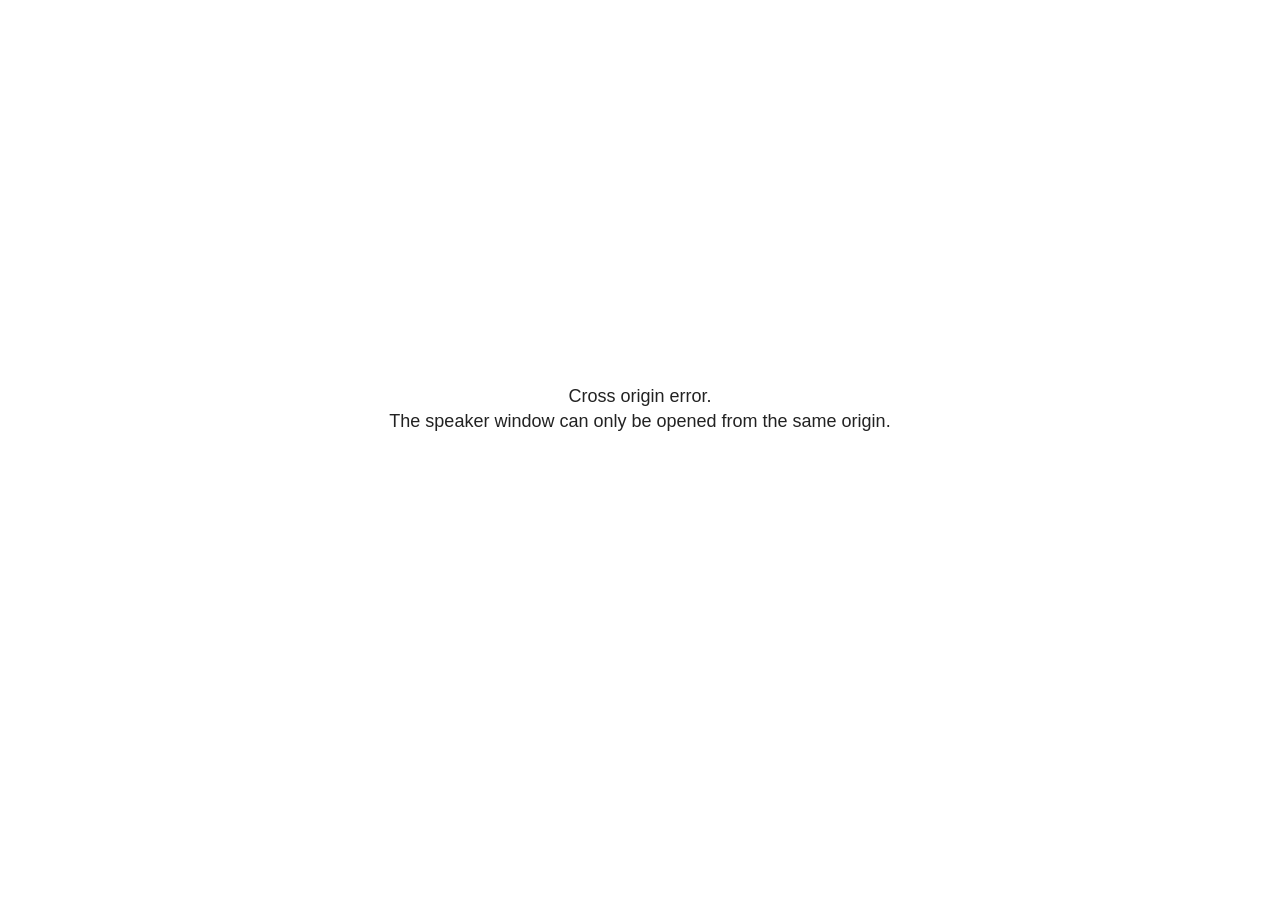
<file: index_files/libs/revealjs/plugin/notes/speaker-view.html>
<!--
	NOTE: You need to build the notes plugin after making changes to this file.
-->
<html lang="en">
	<head>
		<meta charset="utf-8">

		<title>reveal.js - Speaker View</title>

		<style>
			body {
				font-family: Helvetica;
				font-size: 18px;
			}

			#current-slide,
			#upcoming-slide,
			#speaker-controls {
				padding: 6px;
				box-sizing: border-box;
				-moz-box-sizing: border-box;
			}

			#current-slide iframe,
			#upcoming-slide iframe {
				width: 100%;
				height: 100%;
				border: 1px solid #ddd;
			}

			#current-slide .label,
			#upcoming-slide .label {
				position: absolute;
				top: 10px;
				left: 10px;
				z-index: 2;
			}

			#connection-status {
				position: absolute;
				top: 0;
				left: 0;
				width: 100%;
				height: 100%;
				z-index: 20;
				padding: 30% 20% 20% 20%;
				font-size: 18px;
				color: #222;
				background: #fff;
				text-align: center;
				box-sizing: border-box;
				line-height: 1.4;
			}

			.overlay-element {
				height: 34px;
				line-height: 34px;
				padding: 0 10px;
				text-shadow: none;
				background: rgba( 220, 220, 220, 0.8 );
				color: #222;
				font-size: 14px;
			}

			.overlay-element.interactive:hover {
				background: rgba( 220, 220, 220, 1 );
			}

			#current-slide {
				position: absolute;
				width: 60%;
				height: 100%;
				top: 0;
				left: 0;
				padding-right: 0;
			}

			#upcoming-slide {
				position: absolute;
				width: 40%;
				height: 40%;
				right: 0;
				top: 0;
			}

			/* Speaker controls */
			#speaker-controls {
				position: absolute;
				top: 40%;
				right: 0;
				width: 40%;
				height: 60%;
				overflow: auto;
				font-size: 18px;
			}

				.speaker-controls-time.hidden,
				.speaker-controls-notes.hidden {
					display: none;
				}

				.speaker-controls-time .label,
				.speaker-controls-pace .label,
				.speaker-controls-notes .label {
					text-transform: uppercase;
					font-weight: normal;
					font-size: 0.66em;
					color: #666;
					margin: 0;
				}

				.speaker-controls-time, .speaker-controls-pace {
					border-bottom: 1px solid rgba( 200, 200, 200, 0.5 );
					margin-bottom: 10px;
					padding: 10px 16px;
					padding-bottom: 20px;
					cursor: pointer;
				}

				.speaker-controls-time .reset-button {
					opacity: 0;
					float: right;
					color: #666;
					text-decoration: none;
				}
				.speaker-controls-time:hover .reset-button {
					opacity: 1;
				}

				.speaker-controls-time .timer,
				.speaker-controls-time .clock {
					width: 50%;
				}

				.speaker-controls-time .timer,
				.speaker-controls-time .clock,
				.speaker-controls-time .pacing .hours-value,
				.speaker-controls-time .pacing .minutes-value,
				.speaker-controls-time .pacing .seconds-value {
					font-size: 1.9em;
				}

				.speaker-controls-time .timer {
					float: left;
				}

				.speaker-controls-time .clock {
					float: right;
					text-align: right;
				}

				.speaker-controls-time span.mute {
					opacity: 0.3;
				}

				.speaker-controls-time .pacing-title {
					margin-top: 5px;
				}

				.speaker-controls-time .pacing.ahead {
					color: blue;
				}

				.speaker-controls-time .pacing.on-track {
					color: green;
				}

				.speaker-controls-time .pacing.behind {
					color: red;
				}

				.speaker-controls-notes {
					padding: 10px 16px;
				}

				.speaker-controls-notes .value {
					margin-top: 5px;
					line-height: 1.4;
					font-size: 1.2em;
				}

			/* Layout selector */
			#speaker-layout {
				position: absolute;
				top: 10px;
				right: 10px;
				color: #222;
				z-index: 10;
			}
				#speaker-layout select {
					position: absolute;
					width: 100%;
					height: 100%;
					top: 0;
					left: 0;
					border: 0;
					box-shadow: 0;
					cursor: pointer;
					opacity: 0;

					font-size: 1em;
					background-color: transparent;

					-moz-appearance: none;
					-webkit-appearance: none;
					-webkit-tap-highlight-color: rgba(0, 0, 0, 0);
				}

				#speaker-layout select:focus {
					outline: none;
					box-shadow: none;
				}

			.clear {
				clear: both;
			}

			/* Speaker layout: Wide */
			body[data-speaker-layout="wide"] #current-slide,
			body[data-speaker-layout="wide"] #upcoming-slide {
				width: 50%;
				height: 45%;
				padding: 6px;
			}

			body[data-speaker-layout="wide"] #current-slide {
				top: 0;
				left: 0;
			}

			body[data-speaker-layout="wide"] #upcoming-slide {
				top: 0;
				left: 50%;
			}

			body[data-speaker-layout="wide"] #speaker-controls {
				top: 45%;
				left: 0;
				width: 100%;
				height: 50%;
				font-size: 1.25em;
			}

			/* Speaker layout: Tall */
			body[data-speaker-layout="tall"] #current-slide,
			body[data-speaker-layout="tall"] #upcoming-slide {
				width: 45%;
				height: 50%;
				padding: 6px;
			}

			body[data-speaker-layout="tall"] #current-slide {
				top: 0;
				left: 0;
			}

			body[data-speaker-layout="tall"] #upcoming-slide {
				top: 50%;
				left: 0;
			}

			body[data-speaker-layout="tall"] #speaker-controls {
				padding-top: 40px;
				top: 0;
				left: 45%;
				width: 55%;
				height: 100%;
				font-size: 1.25em;
			}

			/* Speaker layout: Notes only */
			body[data-speaker-layout="notes-only"] #current-slide,
			body[data-speaker-layout="notes-only"] #upcoming-slide {
				display: none;
			}

			body[data-speaker-layout="notes-only"] #speaker-controls {
				padding-top: 40px;
				top: 0;
				left: 0;
				width: 100%;
				height: 100%;
				font-size: 1.25em;
			}

			@media screen and (max-width: 1080px) {
				body[data-speaker-layout="default"] #speaker-controls {
					font-size: 16px;
				}
			}

			@media screen and (max-width: 900px) {
				body[data-speaker-layout="default"] #speaker-controls {
					font-size: 14px;
				}
			}

			@media screen and (max-width: 800px) {
				body[data-speaker-layout="default"] #speaker-controls {
					font-size: 12px;
				}
			}

		</style>
	</head>

	<body>

		<div id="connection-status">Loading speaker view...</div>

		<div id="current-slide"></div>
		<div id="upcoming-slide"><span class="overlay-element label">Upcoming</span></div>
		<div id="speaker-controls">
			<div class="speaker-controls-time">
				<h4 class="label">Time <span class="reset-button">Click to Reset</span></h4>
				<div class="clock">
					<span class="clock-value">0:00 AM</span>
				</div>
				<div class="timer">
					<span class="hours-value">00</span><span class="minutes-value">:00</span><span class="seconds-value">:00</span>
				</div>
				<div class="clear"></div>

				<h4 class="label pacing-title" style="display: none">Pacing – Time to finish current slide</h4>
				<div class="pacing" style="display: none">
					<span class="hours-value">00</span><span class="minutes-value">:00</span><span class="seconds-value">:00</span>
				</div>
			</div>

			<div class="speaker-controls-notes hidden">
				<h4 class="label">Notes</h4>
				<div class="value"></div>
			</div>
		</div>
		<div id="speaker-layout" class="overlay-element interactive">
			<span class="speaker-layout-label"></span>
			<select class="speaker-layout-dropdown"></select>
		</div>

		<script>

			(function() {

				var notes,
					notesValue,
					currentState,
					currentSlide,
					upcomingSlide,
					layoutLabel,
					layoutDropdown,
					pendingCalls = {},
					lastRevealApiCallId = 0,
					connected = false

				var connectionStatus = document.querySelector( '#connection-status' );

				var SPEAKER_LAYOUTS = {
					'default': 'Default',
					'wide': 'Wide',
					'tall': 'Tall',
					'notes-only': 'Notes only'
				};

				setupLayout();

				let openerOrigin;

				try {
					openerOrigin = window.opener.location.origin;
				}
				catch ( error ) { console.warn( error ) }

				// In order to prevent XSS, the speaker view will only run if its
				// opener has the same origin as itself
				if( window.location.origin !== openerOrigin ) {
					connectionStatus.innerHTML = 'Cross origin error.<br>The speaker window can only be opened from the same origin.';
					return;
				}

				var connectionTimeout = setTimeout( function() {
					connectionStatus.innerHTML = 'Error connecting to main window.<br>Please try closing and reopening the speaker view.';
				}, 5000 );

				window.addEventListener( 'message', function( event ) {

					// Validate the origin of all messages to avoid parsing messages
					// that aren't meant for us. Ignore when running off file:// so
					// that the speaker view continues to work without a web server.
					if( window.location.origin !== event.origin && window.location.origin !== 'file://' ) {
						return
					}

					clearTimeout( connectionTimeout );
					connectionStatus.style.display = 'none';

					var data = JSON.parse( event.data );

					// The overview mode is only useful to the reveal.js instance
					// where navigation occurs so we don't sync it
					if( data.state ) delete data.state.overview;

					// Messages sent by the notes plugin inside of the main window
					if( data && data.namespace === 'reveal-notes' ) {
						if( data.type === 'connect' ) {
							handleConnectMessage( data );
						}
						else if( data.type === 'state' ) {
							handleStateMessage( data );
						}
						else if( data.type === 'return' ) {
							pendingCalls[data.callId](data.result);
							delete pendingCalls[data.callId];
						}
					}
					// Messages sent by the reveal.js inside of the current slide preview
					else if( data && data.namespace === 'reveal' ) {
						const supportedEvents = [
							'slidechanged',
							'fragmentshown',
							'fragmenthidden',
							'paused',
							'resumed',
							'previewiframe',
							'previewimage',
							'previewvideo',
							'closeoverlay'
						];

						if( /ready/.test( data.eventName ) ) {
							// Send a message back to notify that the handshake is complete
							window.opener.postMessage( JSON.stringify({ namespace: 'reveal-notes', type: 'connected'} ), '*' );
						}
						else if( supportedEvents.includes( data.eventName ) && currentState !== JSON.stringify( data.state ) ) {
							dispatchStateToMainWindow( data.state );
						}
					}

				} );

				/**
				 * Updates the presentation in the main window to match the state
				 * of the presentation in the notes window.
				 */
				const dispatchStateToMainWindow = debounce(( state ) => {
					window.opener.postMessage( JSON.stringify({ method: 'setState', args: [ state ]} ), '*' );
				}, 500);

				/**
				 * Asynchronously calls the Reveal.js API of the main frame.
				 */
				function callRevealApi( methodName, methodArguments, callback ) {

					var callId = ++lastRevealApiCallId;
					pendingCalls[callId] = callback;
					window.opener.postMessage( JSON.stringify( {
						namespace: 'reveal-notes',
						type: 'call',
						callId: callId,
						methodName: methodName,
						arguments: methodArguments
					} ), '*' );

				}

				/**
				 * Called when the main window is trying to establish a
				 * connection.
				 */
				function handleConnectMessage( data ) {

					if( connected === false ) {
						connected = true;

						setupIframes( data );
						setupKeyboard();
						setupNotes();
						setupTimer();
						setupHeartbeat();
					}

				}

				/**
				 * Called when the main window sends an updated state.
				 */
				function handleStateMessage( data ) {

					// Store the most recently set state to avoid circular loops
					// applying the same state
					currentState = JSON.stringify( data.state );

					// No need for updating the notes in case of fragment changes
					if ( data.notes ) {
						notes.classList.remove( 'hidden' );
						notesValue.style.whiteSpace = data.whitespace;
						if( data.markdown ) {
							notesValue.innerHTML = marked( data.notes );
						}
						else {
							notesValue.innerHTML = data.notes;
						}
					}
					else {
						notes.classList.add( 'hidden' );
					}

					// Don't show lightboxes in the upcoming slide
					const { previewVideo, previewImage, previewIframe, ...upcomingState } = data.state;

					// Update the note slides
					currentSlide.contentWindow.postMessage( JSON.stringify({ method: 'setState', args: [ data.state ] }), '*' );
					upcomingSlide.contentWindow.postMessage( JSON.stringify({ method: 'setState', args: [ upcomingState ] }), '*' );
					upcomingSlide.contentWindow.postMessage( JSON.stringify({ method: 'next' }), '*' );

				}

				// Limit to max one state update per X ms
				handleStateMessage = debounce( handleStateMessage, 200 );

				/**
				 * Forward keyboard events to the current slide window.
				 * This enables keyboard events to work even if focus
				 * isn't set on the current slide iframe.
				 *
				 * Block F5 default handling, it reloads and disconnects
				 * the speaker notes window.
				 */
				function setupKeyboard() {

					document.addEventListener( 'keydown', function( event ) {
						if( event.keyCode === 116 || ( event.metaKey && event.keyCode === 82 ) ) {
							event.preventDefault();
							return false;
						}
						currentSlide.contentWindow.postMessage( JSON.stringify({ method: 'triggerKey', args: [ event.keyCode ] }), '*' );
					} );

				}

				/**
				 * Creates the preview iframes.
				 */
				function setupIframes( data ) {

					var params = [
						'receiver',
						'progress=false',
						'history=false',
						'transition=none',
						'autoSlide=0',
						'backgroundTransition=none'
					].join( '&' );

					var urlSeparator = /\?/.test(data.url) ? '&' : '?';
					var hash = '#/' + data.state.indexh + '/' + data.state.indexv;
					var currentURL = data.url + urlSeparator + params + '&scrollActivationWidth=false&postMessageEvents=true' + hash;
					var upcomingURL = data.url + urlSeparator + params + '&scrollActivationWidth=false&controls=false' + hash;

					currentSlide = document.createElement( 'iframe' );
					currentSlide.setAttribute( 'width', 1280 );
					currentSlide.setAttribute( 'height', 1024 );
					currentSlide.setAttribute( 'src', currentURL );
					document.querySelector( '#current-slide' ).appendChild( currentSlide );

					upcomingSlide = document.createElement( 'iframe' );
					upcomingSlide.setAttribute( 'width', 640 );
					upcomingSlide.setAttribute( 'height', 512 );
					upcomingSlide.setAttribute( 'src', upcomingURL );
					document.querySelector( '#upcoming-slide' ).appendChild( upcomingSlide );

				}

				/**
				 * Setup the notes UI.
				 */
				function setupNotes() {

					notes = document.querySelector( '.speaker-controls-notes' );
					notesValue = document.querySelector( '.speaker-controls-notes .value' );

				}

				/**
				 * We send out a heartbeat at all times to ensure we can
				 * reconnect with the main presentation window after reloads.
				 */
				function setupHeartbeat() {

					setInterval( () => {
						window.opener.postMessage( JSON.stringify({ namespace: 'reveal-notes', type: 'heartbeat'} ), '*' );
					}, 1000 );

				}

				function getTimings( callback ) {

					callRevealApi( 'getSlidesAttributes', [], function ( slideAttributes ) {
						callRevealApi( 'getConfig', [], function ( config ) {
							var totalTime = config.totalTime;
							var minTimePerSlide = config.minimumTimePerSlide || 0;
							var defaultTiming = config.defaultTiming;
							if ((defaultTiming == null) && (totalTime == null)) {
								callback(null);
								return;
							}
							// Setting totalTime overrides defaultTiming
							if (totalTime) {
								defaultTiming = 0;
							}
							var timings = [];
							for ( var i in slideAttributes ) {
								var slide = slideAttributes[ i ];
								var timing = defaultTiming;
								if( slide.hasOwnProperty( 'data-timing' )) {
									var t = slide[ 'data-timing' ];
									timing = parseInt(t);
									if( isNaN(timing) ) {
										console.warn("Could not parse timing '" + t + "' of slide " + i + "; using default of " + defaultTiming);
										timing = defaultTiming;
									}
								}
								timings.push(timing);
							}
							if ( totalTime ) {
								// After we've allocated time to individual slides, we summarize it and
								// subtract it from the total time
								var remainingTime = totalTime - timings.reduce( function(a, b) { return a + b; }, 0 );
								// The remaining time is divided by the number of slides that have 0 seconds
								// allocated at the moment, giving the average time-per-slide on the remaining slides
								var remainingSlides = (timings.filter( function(x) { return x == 0 }) ).length
								var timePerSlide = Math.round( remainingTime / remainingSlides, 0 )
								// And now we replace every zero-value timing with that average
								timings = timings.map( function(x) { return (x==0 ? timePerSlide : x) } );
							}
							var slidesUnderMinimum = timings.filter( function(x) { return (x < minTimePerSlide) } ).length
							if ( slidesUnderMinimum ) {
								message = "The pacing time for " + slidesUnderMinimum + " slide(s) is under the configured minimum of " + minTimePerSlide + " seconds. Check the data-timing attribute on individual slides, or consider increasing the totalTime or minimumTimePerSlide configuration options (or removing some slides).";
								alert(message);
							}
							callback( timings );
						} );
					} );

				}

				/**
				 * Return the number of seconds allocated for presenting
				 * all slides up to and including this one.
				 */
				function getTimeAllocated( timings, callback ) {

					callRevealApi( 'getSlidePastCount', [], function ( currentSlide ) {
						var allocated = 0;
						for (var i in timings.slice(0, currentSlide + 1)) {
							allocated += timings[i];
						}
						callback( allocated );
					} );

				}

				/**
				 * Create the timer and clock and start updating them
				 * at an interval.
				 */
				function setupTimer() {

					var start = new Date(),
					timeEl = document.querySelector( '.speaker-controls-time' ),
					clockEl = timeEl.querySelector( '.clock-value' ),
					hoursEl = timeEl.querySelector( '.hours-value' ),
					minutesEl = timeEl.querySelector( '.minutes-value' ),
					secondsEl = timeEl.querySelector( '.seconds-value' ),
					pacingTitleEl = timeEl.querySelector( '.pacing-title' ),
					pacingEl = timeEl.querySelector( '.pacing' ),
					pacingHoursEl = pacingEl.querySelector( '.hours-value' ),
					pacingMinutesEl = pacingEl.querySelector( '.minutes-value' ),
					pacingSecondsEl = pacingEl.querySelector( '.seconds-value' );

					var timings = null;
					getTimings( function ( _timings ) {

						timings = _timings;
						if (_timings !== null) {
							pacingTitleEl.style.removeProperty('display');
							pacingEl.style.removeProperty('display');
						}

						// Update once directly
						_updateTimer();

						// Then update every second
						setInterval( _updateTimer, 1000 );

					} );


					function _resetTimer() {

						if (timings == null) {
							start = new Date();
							_updateTimer();
						}
						else {
							// Reset timer to beginning of current slide
							getTimeAllocated( timings, function ( slideEndTimingSeconds ) {
								var slideEndTiming = slideEndTimingSeconds * 1000;
								callRevealApi( 'getSlidePastCount', [], function ( currentSlide ) {
									var currentSlideTiming = timings[currentSlide] * 1000;
									var previousSlidesTiming = slideEndTiming - currentSlideTiming;
									var now = new Date();
									start = new Date(now.getTime() - previousSlidesTiming);
									_updateTimer();
								} );
							} );
						}

					}

					timeEl.addEventListener( 'click', function() {
						_resetTimer();
						return false;
					} );

					function _displayTime( hrEl, minEl, secEl, time) {

						var sign = Math.sign(time) == -1 ? "-" : "";
						time = Math.abs(Math.round(time / 1000));
						var seconds = time % 60;
						var minutes = Math.floor( time / 60 ) % 60 ;
						var hours = Math.floor( time / ( 60 * 60 )) ;
						hrEl.innerHTML = sign + zeroPadInteger( hours );
						if (hours == 0) {
							hrEl.classList.add( 'mute' );
						}
						else {
							hrEl.classList.remove( 'mute' );
						}
						minEl.innerHTML = ':' + zeroPadInteger( minutes );
						if (hours == 0 && minutes == 0) {
							minEl.classList.add( 'mute' );
						}
						else {
							minEl.classList.remove( 'mute' );
						}
						secEl.innerHTML = ':' + zeroPadInteger( seconds );
					}

					function _updateTimer() {

						var diff, hours, minutes, seconds,
						now = new Date();

						diff = now.getTime() - start.getTime();

						clockEl.innerHTML = now.toLocaleTimeString( 'en-US', { hour12: true, hour: '2-digit', minute:'2-digit' } );
						_displayTime( hoursEl, minutesEl, secondsEl, diff );
						if (timings !== null) {
							_updatePacing(diff);
						}

					}

					function _updatePacing(diff) {

						getTimeAllocated( timings, function ( slideEndTimingSeconds ) {
							var slideEndTiming = slideEndTimingSeconds * 1000;

							callRevealApi( 'getSlidePastCount', [], function ( currentSlide ) {
								var currentSlideTiming = timings[currentSlide] * 1000;
								var timeLeftCurrentSlide = slideEndTiming - diff;
								if (timeLeftCurrentSlide < 0) {
									pacingEl.className = 'pacing behind';
								}
								else if (timeLeftCurrentSlide < currentSlideTiming) {
									pacingEl.className = 'pacing on-track';
								}
								else {
									pacingEl.className = 'pacing ahead';
								}
								_displayTime( pacingHoursEl, pacingMinutesEl, pacingSecondsEl, timeLeftCurrentSlide );
							} );
						} );
					}

				}

				/**
				 * Sets up the speaker view layout and layout selector.
				 */
				function setupLayout() {

					layoutDropdown = document.querySelector( '.speaker-layout-dropdown' );
					layoutLabel = document.querySelector( '.speaker-layout-label' );

					// Render the list of available layouts
					for( var id in SPEAKER_LAYOUTS ) {
						var option = document.createElement( 'option' );
						option.setAttribute( 'value', id );
						option.textContent = SPEAKER_LAYOUTS[ id ];
						layoutDropdown.appendChild( option );
					}

					// Monitor the dropdown for changes
					layoutDropdown.addEventListener( 'change', function( event ) {

						setLayout( layoutDropdown.value );

					}, false );

					// Restore any currently persisted layout
					setLayout( getLayout() );

				}

				/**
				 * Sets a new speaker view layout. The layout is persisted
				 * in local storage.
				 */
				function setLayout( value ) {

					var title = SPEAKER_LAYOUTS[ value ];

					layoutLabel.innerHTML = 'Layout' + ( title ? ( ': ' + title ) : '' );
					layoutDropdown.value = value;

					document.body.setAttribute( 'data-speaker-layout', value );

					// Persist locally
					if( supportsLocalStorage() ) {
						window.localStorage.setItem( 'reveal-speaker-layout', value );
					}

				}

				/**
				 * Returns the ID of the most recently set speaker layout
				 * or our default layout if none has been set.
				 */
				function getLayout() {

					if( supportsLocalStorage() ) {
						var layout = window.localStorage.getItem( 'reveal-speaker-layout' );
						if( layout ) {
							return layout;
						}
					}

					// Default to the first record in the layouts hash
					for( var id in SPEAKER_LAYOUTS ) {
						return id;
					}

				}

				function supportsLocalStorage() {

					try {
						localStorage.setItem('test', 'test');
						localStorage.removeItem('test');
						return true;
					}
					catch( e ) {
						return false;
					}

				}

				function zeroPadInteger( num ) {

					var str = '00' + parseInt( num );
					return str.substring( str.length - 2 );

				}

				/**
				 * Limits the frequency at which a function can be called.
				 */
				function debounce( fn, ms ) {

					var lastTime = 0,
						timeout;

					return function() {

						var args = arguments;
						var context = this;

						clearTimeout( timeout );

						var timeSinceLastCall = Date.now() - lastTime;
						if( timeSinceLastCall > ms ) {
							fn.apply( context, args );
							lastTime = Date.now();
						}
						else {
							timeout = setTimeout( function() {
								fn.apply( context, args );
								lastTime = Date.now();
							}, ms - timeSinceLastCall );
						}

					}

				}

			})();

		</script>
	</body>
</html>
</file>
